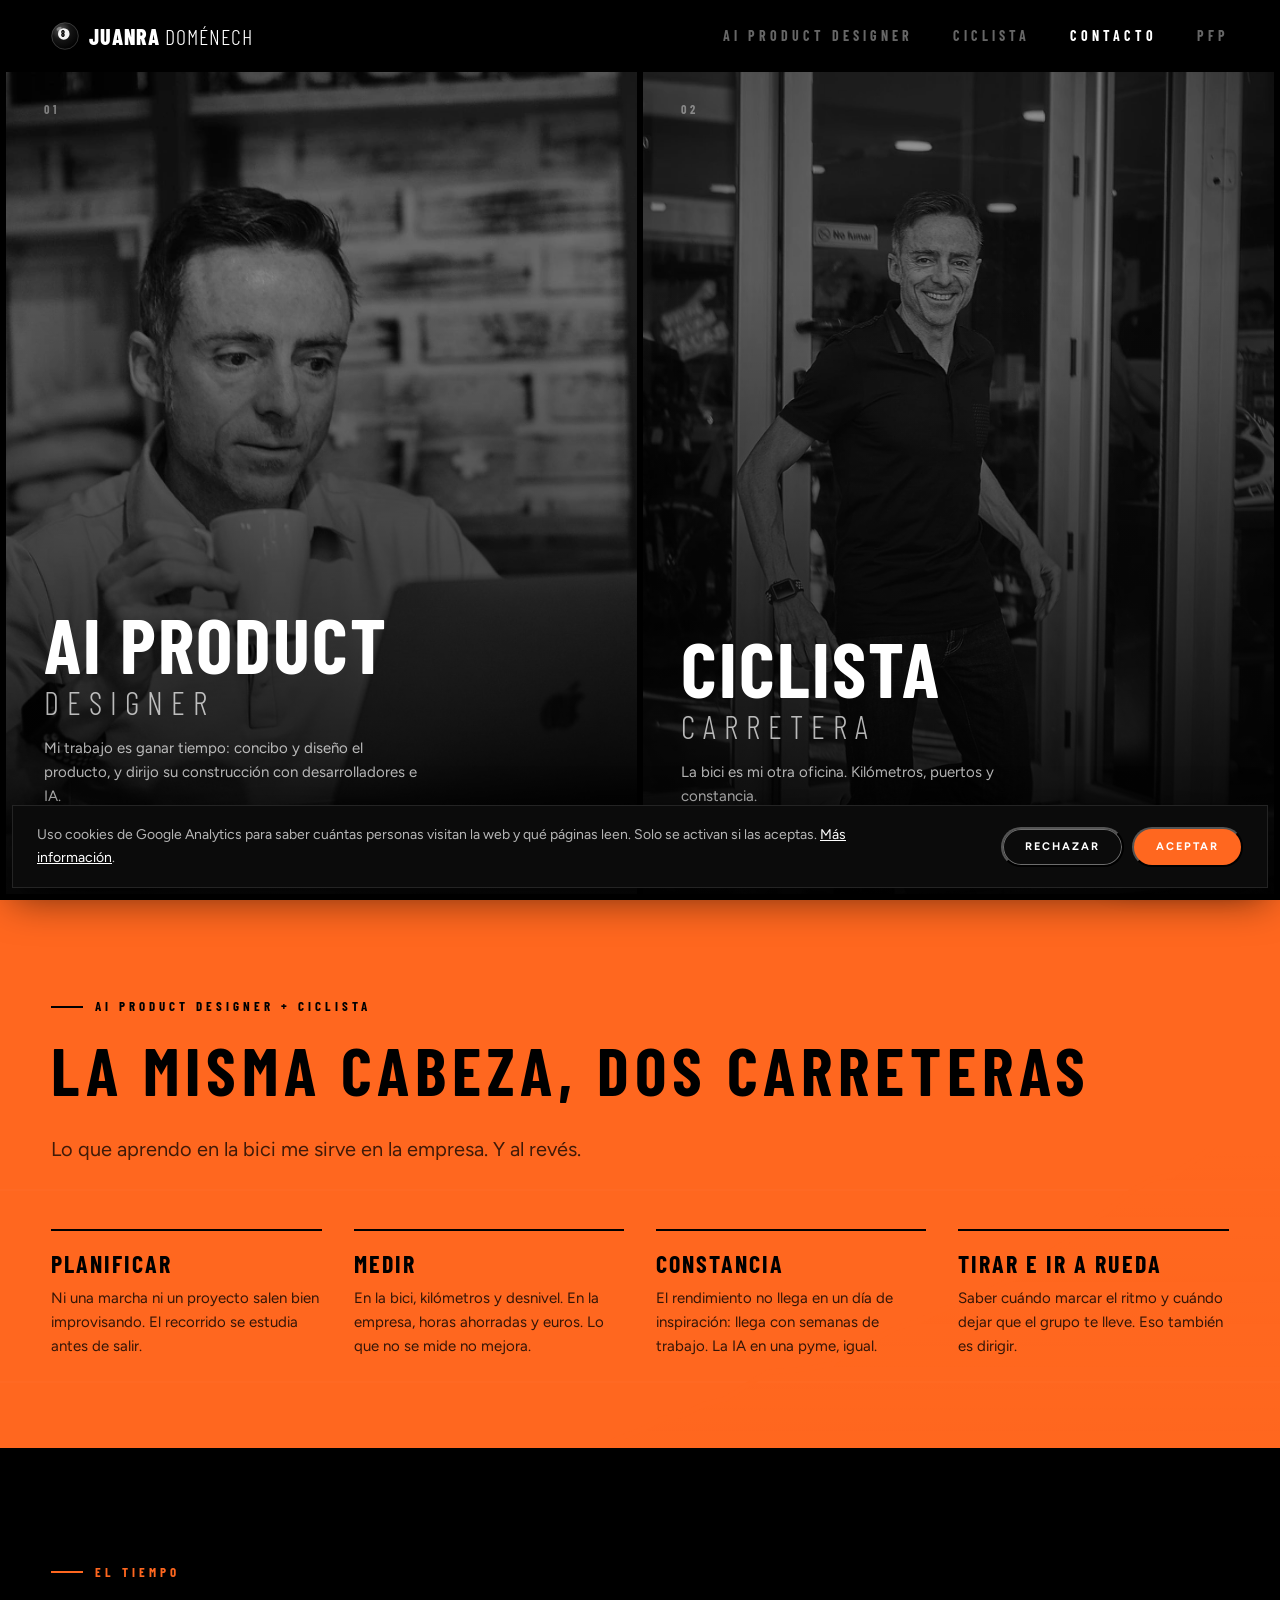
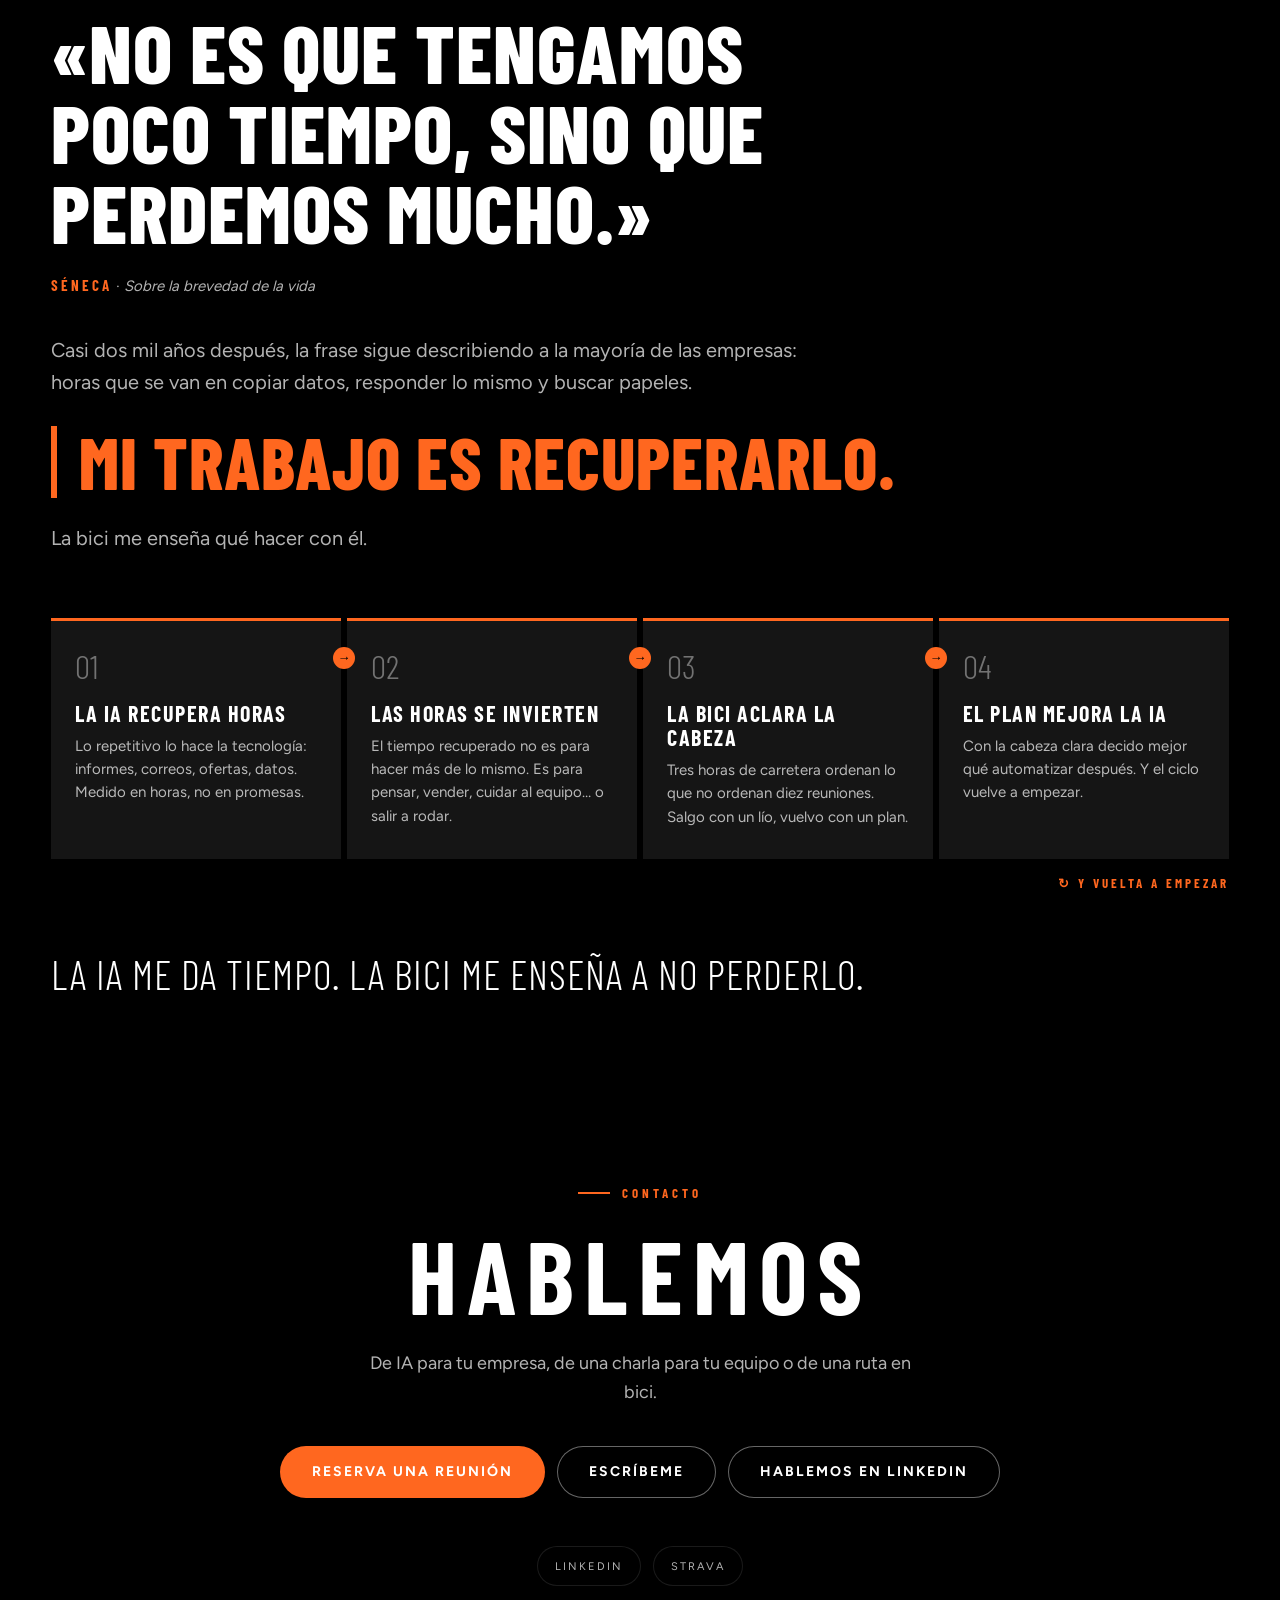
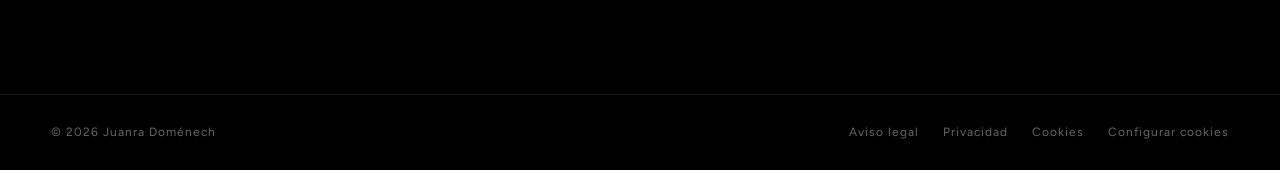
<file: index.html>
<!DOCTYPE html>
<html lang="es" data-ga="G-3RP4GH70DX">
<head>
<meta charset="utf-8">
<meta name="viewport" content="width=device-width, initial-scale=1">
<title>Juanra Doménech · AI Product Designer y ciclista</title>
<meta name="description" content="AI Product Designer: mi trabajo es ganar tiempo. Concibo y diseño producto de software con IA, del diagnóstico al producto en marcha. Y cuando cierro el portátil, salgo en bici.">

<link rel="canonical" href="https://juanradomenech.com/">
<meta name="theme-color" content="#000000">
<meta property="og:type" content="website">
<meta property="og:locale" content="es_ES">
<meta property="og:site_name" content="Juanra Doménech">
<meta property="og:title" content="Juanra Doménech · AI Product Designer y ciclista">
<meta property="og:description" content="AI Product Designer: mi trabajo es ganar tiempo. Concibo y diseño producto de software con IA, del diagnóstico al producto en marcha. Y cuando cierro el portátil, salgo en bici.">
<meta property="og:url" content="https://juanradomenech.com/">
<meta property="og:image" content="https://juanradomenech.com/img/og.png">
<meta property="og:image:width" content="1200">
<meta property="og:image:height" content="630">
<meta name="twitter:card" content="summary_large_image">
<link rel="icon" href="favicon.svg?v=6" type="image/svg+xml">
<link rel="icon" href="img/favicon-32.png?v=6" type="image/png" sizes="32x32">
<link rel="icon" href="img/favicon-192.png?v=6" type="image/png" sizes="192x192">
<link rel="apple-touch-icon" href="img/apple-touch-icon.png?v=6">
<link rel="preload" href="fonts/barlow-condensed-latin-700-normal.woff2" as="font" type="font/woff2" crossorigin>
<link rel="preload" href="fonts/figtree-latin-400-normal.woff2" as="font" type="font/woff2" crossorigin>
<link rel="stylesheet" href="css/estilos.css?v=53e68f4f">
<script type="application/ld+json">{"@context": "https://schema.org", "@type": "Person", "name": "Juanra Doménech", "url": "https://juanradomenech.com", "jobTitle": "AI Product Designer · Fundador de iLumya", "worksFor": {"@type": "Organization", "name": "iLumya Technologies", "url": "https://ilumya.es"}, "description": "AI Product Designer: mi trabajo es ganar tiempo. Concibo y diseño producto de software con IA, del diagnóstico al producto en marcha. Y cuando cierro el portátil, salgo en bici.", "knowsAbout": ["Diseño de producto", "Inteligencia artificial", "Software", "Transformación digital", "Ciclismo"], "sameAs": ["https://www.linkedin.com/in/juanradomenech/", "https://www.strava.com/athletes/1790674"]}</script>
</head>
<body>
<a class="saltar" href="#contenido">Saltar al contenido</a>
<header class="cabecera">
  <a class="logo" href="index.html" aria-label="Juanra Doménech, inicio"><svg class="logo-bola" viewBox="0 0 32 32" aria-hidden="true" focusable="false"><defs><radialGradient id="bola8" cx="34%" cy="28%" r="78%"><stop offset="0" stop-color="#5a5a5a"/><stop offset=".45" stop-color="#161616"/><stop offset="1" stop-color="#000"/></radialGradient></defs><circle cx="16" cy="16" r="15.2" fill="url(#bola8)" stroke="rgba(255,255,255,.28)" stroke-width=".8"/><circle cx="14.6" cy="13.6" r="6.6" fill="#f4f4f4"/><text x="14.6" y="17.1" text-anchor="middle" font-family="Barlow Condensed, Arial, sans-serif" font-weight="800" font-size="10" fill="#000">8</text><ellipse cx="9.2" cy="7.6" rx="3.2" ry="1.7" fill="#fff" opacity=".35" transform="rotate(-30 9.2 7.6)"/></svg><span class="logo-nombre">Juanra <span>Doménech</span></span></a>
  <nav class="menu" aria-label="Principal"><a href="consultor.html">AI Product Designer</a><a href="ciclista.html">Ciclista</a><a href="#contacto">Contacto</a><a href="personalfinance.html">PFP</a></nav>
  <button class="menu-boton" type="button" aria-label="Abrir el menú" aria-expanded="false" aria-controls="menu-movil"><span></span><span></span><span></span></button>
</header>
<div class="menu-movil" id="menu-movil">
  <a href="index.html">Inicio</a><a href="consultor.html">AI Product Designer</a><a href="ciclista.html">Ciclista</a><a href="#contacto">Contacto</a><a href="personalfinance.html">PFP</a>
  <div class="menu-pie"><a href="aviso-legal.html">Aviso legal</a><a href="privacidad.html">Privacidad</a><a href="https://www.linkedin.com/in/juanradomenech/" target="_blank" rel="noopener me">LinkedIn</a><a href="https://www.strava.com/athletes/1790674" target="_blank" rel="noopener me">Strava</a></div>
</div>
<main id="contenido">
<section class="portada" id="inicio" aria-label="Dos partes: consultor y ciclista">
  <h1 class="sr-only">Juanra Doménech, AI Product Designer y ciclista</h1>
  <a class="panel" href="consultor.html">
    <img class="foto foto--consultor" src="media/fotos/juanra-cafe.webp" alt="" loading="eager">
    <span class="panel-num">01</span>
    <div class="panel-texto">
      <h2>AI Product<span>Designer</span></h2>
      <p>Mi trabajo es ganar tiempo: concibo y diseño el producto, y dirijo su construcción con desarrolladores e IA.</p>
      <span class="ver-mas">Ver más <i>→</i></span>
    </div>
  </a>
  <a class="panel" href="ciclista.html">
    <img class="foto foto--ciclista" src="media/fotos/juanra-tienda.webp" alt="" loading="eager">
    <span class="panel-num">02</span>
    <div class="panel-texto">
      <h2>Ciclista<span>Carretera</span></h2>
      <p>La bici es mi otra oficina. Kilómetros, puertos y constancia.</p>
      <span class="ver-mas">Ver más <i>→</i></span>
    </div>
  </a>
</section>
<section class="puente" aria-labelledby="t-puente">
  <svg class="arte-puente" viewBox="0 0 600 400" preserveAspectRatio="xMidYMid slice" aria-hidden="true" focusable="false"><defs><linearGradient id="alt2" x1="0" y1="0" x2="0" y2="1"><stop offset="0" stop-color="#FF671F" stop-opacity=".45"/><stop offset="1" stop-color="#FF671F" stop-opacity="0"/></linearGradient></defs><g stroke="#FFFFFF" stroke-opacity=".07"><line x1="0" y1="60" x2="600" y2="60"/><line x1="0" y1="150" x2="600" y2="150"/><line x1="0" y1="240" x2="600" y2="240"/><line x1="0" y1="330" x2="600" y2="330"/></g><polygon points="0,400 0.0,310.8 10.0,307.7 20.0,306.0 30.0,302.8 40.0,299.6 50.0,300.8 60.0,302.5 70.0,298.4 80.0,298.7 90.0,299.3 100.0,294.5 110.0,293.7 120.0,290.4 130.0,289.7 140.0,288.0 150.0,289.8 160.0,288.2 170.0,284.9 180.0,284.1 190.0,281.7 200.0,279.7 210.0,282.1 220.0,279.3 230.0,277.6 240.0,278.0 250.0,280.1 260.0,276.0 270.0,274.6 280.0,271.3 290.0,266.6 300.0,262.8 310.0,257.4 320.0,255.6 330.0,250.6 340.0,248.0 350.0,241.6 360.0,235.4 370.0,234.7 380.0,233.5 390.0,231.6 400.0,224.1 410.0,220.2 420.0,214.8 430.0,211.7 440.0,207.0 450.0,203.0 460.0,199.3 470.0,193.8 480.0,188.3 490.0,180.5 500.0,174.3 510.0,166.4 520.0,159.0 530.0,150.8 540.0,145.0 550.0,142.9 560.0,136.0 570.0,128.5 580.0,121.5 590.0,117.2 600.0,112.0 600,400" fill="url(#alt2)"/><polyline points="0.0,310.8 10.0,307.7 20.0,306.0 30.0,302.8 40.0,299.6 50.0,300.8 60.0,302.5 70.0,298.4 80.0,298.7 90.0,299.3 100.0,294.5 110.0,293.7 120.0,290.4 130.0,289.7 140.0,288.0 150.0,289.8 160.0,288.2 170.0,284.9 180.0,284.1 190.0,281.7 200.0,279.7 210.0,282.1 220.0,279.3 230.0,277.6 240.0,278.0 250.0,280.1 260.0,276.0 270.0,274.6 280.0,271.3 290.0,266.6 300.0,262.8 310.0,257.4 320.0,255.6 330.0,250.6 340.0,248.0 350.0,241.6 360.0,235.4 370.0,234.7 380.0,233.5 390.0,231.6 400.0,224.1 410.0,220.2 420.0,214.8 430.0,211.7 440.0,207.0 450.0,203.0 460.0,199.3 470.0,193.8 480.0,188.3 490.0,180.5 500.0,174.3 510.0,166.4 520.0,159.0 530.0,150.8 540.0,145.0 550.0,142.9 560.0,136.0 570.0,128.5 580.0,121.5 590.0,117.2 600.0,112.0" fill="none" stroke="#FF671F" stroke-width="2.5"/><g stroke="#FFFFFF" stroke-opacity=".35"><line x1="100" y1="326.0" x2="100" y2="336.0"/><line x1="200" y1="326.0" x2="200" y2="336.0"/><line x1="300" y1="326.0" x2="300" y2="336.0"/><line x1="400" y1="326.0" x2="400" y2="336.0"/><line x1="500" y1="326.0" x2="500" y2="336.0"/></g><line x1="600.0" y1="52.0" x2="600.0" y2="112.0" stroke="#FFFFFF" stroke-opacity=".6"/><circle cx="600.0" cy="112.0" r="5" fill="#FFFFFF"/></svg>
  <div class="wrap">
    <span class="etiqueta">AI Product Designer + Ciclista</span>
    <h2 class="titulo aparece" id="t-puente">La misma cabeza, dos carreteras</h2>
    <p class="entradilla aparece">Lo que aprendo en la bici me sirve en la empresa. Y al revés.</p>
    <div class="ideas aparece"><div class="idea"><h3>Planificar</h3><p>Ni una marcha ni un proyecto salen bien improvisando. El recorrido se estudia antes de salir.</p></div><div class="idea"><h3>Medir</h3><p>En la bici, kilómetros y desnivel. En la empresa, horas ahorradas y euros. Lo que no se mide no mejora.</p></div><div class="idea"><h3>Constancia</h3><p>El rendimiento no llega en un día de inspiración: llega con semanas de trabajo. La IA en una pyme, igual.</p></div><div class="idea"><h3>Tirar e ir a rueda</h3><p>Saber cuándo marcar el ritmo y cuándo dejar que el grupo te lleve. Eso también es dirigir.</p></div></div>
  </div>
</section>
<section class="parte tiempo" aria-labelledby="t-tiempo">
  <div class="wrap">
    <span class="etiqueta">El tiempo</span>
    <figure class="cita-seneca aparece">
      <blockquote id="t-tiempo"><p>«No es que tengamos poco tiempo, sino que perdemos mucho.»</p></blockquote>
      <figcaption><b>Séneca</b> · <cite>Sobre la brevedad de la vida</cite></figcaption>
    </figure>
    <p class="entradilla aparece">Casi dos mil años después, la frase sigue describiendo a la mayoría de las empresas: horas que se van en copiar datos, responder lo mismo y buscar papeles.</p><p class="tiempo-destacado aparece"><span>Mi trabajo es recuperarlo.</span></p><p class="entradilla tiempo-despues aparece">La bici me enseña qué hacer con él.</p>
    <ol class="ciclo aparece"><li class="paso"><span class="paso-n">01</span><h3>La IA recupera horas</h3><p>Lo repetitivo lo hace la tecnología: informes, correos, ofertas, datos. Medido en horas, no en promesas.</p></li><li class="paso"><span class="paso-n">02</span><h3>Las horas se invierten</h3><p>El tiempo recuperado no es para hacer más de lo mismo. Es para pensar, vender, cuidar al equipo… o salir a rodar.</p></li><li class="paso"><span class="paso-n">03</span><h3>La bici aclara la cabeza</h3><p>Tres horas de carretera ordenan lo que no ordenan diez reuniones. Salgo con un lío, vuelvo con un plan.</p></li><li class="paso"><span class="paso-n">04</span><h3>El plan mejora la IA</h3><p>Con la cabeza clara decido mejor qué automatizar después. Y el ciclo vuelve a empezar.</p></li></ol>
    <p class="ciclo-vuelta aparece" aria-hidden="true">↻ Y vuelta a empezar</p>
    <p class="tiempo-cierre aparece">La IA me da tiempo. La bici me enseña a no perderlo.</p>
  </div>
</section>
<section class="cierre" id="contacto" aria-labelledby="t-contacto">
  
  <div class="wrap">
    <span class="etiqueta">Contacto</span>
    <h2 class="titulo" id="t-contacto">Hablemos</h2>
    <p>De IA para tu empresa, de una charla para tu equipo o de una ruta en bici.</p>
    <div class="acciones"><a class="boton boton--lg" href="https://calendar.app.google/ssXw7ezBEgn77nco7" target="_blank" rel="noopener">Reserva una reunión</a><a class="boton boton--lg boton--linea" href="mailto:juanra.domenech@gmail.com">Escríbeme</a><a class="boton boton--lg boton--linea" href="https://www.linkedin.com/in/juanradomenech/" target="_blank" rel="noopener">Hablemos en LinkedIn</a></div>
    
    <div class="redes"><a href="https://www.linkedin.com/in/juanradomenech/" target="_blank" rel="noopener me">LinkedIn</a><a href="https://www.strava.com/athletes/1790674" target="_blank" rel="noopener me">Strava</a></div>
  </div>
</section>
</main>
<footer class="pie">
  <span>© 2026 Juanra Doménech</span>
  <nav aria-label="Legal"><a href="aviso-legal.html">Aviso legal</a><a href="privacidad.html">Privacidad</a><a href="cookies.html">Cookies</a><button type="button" class="pie-cookies" data-cookies hidden>Configurar cookies</button></nav>
</footer>
<div class="bot">
  <script type="application/json" id="bot-datos">{"saludo": "¡Hola! Soy el asistente de Juanra. Te cuento qué hace, cómo trabaja y cómo contactarle. ¿Qué te interesa?", "inicio": ["servicios", "ilumya", "formacion-equipos", "precios", "ciclismo", "contacto"], "temas": [{"id": "servicios", "boton": "¿A qué te dedicas?", "claves": ["aplicacion", "aplicación", "app", "ayuda", "ayudar", "consultor", "consultoria", "dedicas", "diseñas", "diseño", "haces", "ofreces", "producto", "servicio", "servicios", "software", "trabajar contigo", "designer", "diseñador"], "texto": "Soy AI Product Designer y mi trabajo es ganar tiempo: concibo y diseño software a partir de un diagnóstico de tu empresa y dirijo su construcción, la haga la IA o un equipo de desarrollo. Trabajo en cinco pasos: diagnóstico, concepto, diseño, dirección del desarrollo y evolución. Los servicios de AI Officer para pymes los presto desde iLumya (ilumya.es).", "siguientes": ["ilumya", "precios", "contacto"]}, {"id": "formacion-equipos", "boton": "Formación para equipos", "claves": ["formacion", "formar", "formador", "curso", "cursos", "taller", "talleres", "charla", "charlas", "conferencia", "ponencia", "equipo", "equipos", "plantilla", "empleados", "docente", "clase"], "texto": "Soy formador de equipos: preparo a las personas para que la tecnología y la IA se usen de verdad en el día a día. Llevo más de 20 años como docente y divulgador (COEPA, AIJU, AICE, AEC, SER Radio Alcoy, Grupo Zeta). Formación práctica, con tus procesos y tus herramientas, también como charla para tu equipo.", "siguientes": ["contacto", "servicios"]}, {"id": "ilumya", "boton": "¿Qué es iLumya?", "claves": ["ilumya", "empresa", "tu empresa", "software", "paradigma"], "texto": "En 2026 creé iLumya, un nuevo paradigma de empresa tecnológica de IA y software para pymes: personas que adaptan la gestión de la empresa a la IA y tecnología de IA que hace el trabajo cada día. Allí concibo el producto y trabajo como AI Officer y AI Product Designer. Los servicios para empresas los tienes en ilumya.es.", "enlace": {"texto": "Ver servicios en ilumya.es", "url": "https://ilumya.es"}, "siguientes": ["servicios", "contacto"]}, {"id": "precios", "boton": "¿Cuánto cuesta?", "claves": ["precio", "precios", "cuesta", "coste", "costo", "tarifa", "tarifas", "presupuesto", "pagar", "euros", "barato", "caro", "cuanto"], "texto": "Cada producto se presupuesta por escrito después del diagnóstico, cuando ya sabemos qué hay que construir y quién lo construye. Los servicios de AI Officer de iLumya tienen sus propios formatos y precios en ilumya.es.", "siguientes": ["contacto"]}, {"id": "trayectoria", "boton": "Tu trayectoria", "claves": ["trayectoria", "experiencia", "años", "carrera", "curriculum", "cv", "kliktickect", "klikticket", "mkf", "miniland", "linkedin", "quien eres", "quién", "sobre ti"], "texto": "Más de 25 años creando producto digital y negocio: concebí y dirigí MKF, Klikair CRM y KlikTicket (vendida a un grupo de software), dirigí el marketing de empresas que venden en más de 140 países (Miniland, Mutua Levante, Diagram Software) y en 2026 fundé iLumya.", "enlace": {"texto": "Ver mi LinkedIn", "url": "https://www.linkedin.com/in/juanradomenech/"}, "siguientes": ["estudios", "servicios"]}, {"id": "estudios", "boton": "Tu formación académica", "claves": ["estudios", "estudiado", "master", "masters", "mba", "licenciado", "licenciatura", "universidad", "titulacion", "esic", "eae", "obs", "big data"], "texto": "Licenciado en Marketing & Business Administration (ESIC), MBA (EAE), Máster en Data Management - Big Data & Business Analytics (OBS), Máster en Marketing Online y Comercio Digital (EAE), Máster en Marketing Digital (CEPADE-UPM) y Máster en Internet y Comunicación (UOC).", "siguientes": ["formacion-equipos", "contacto"]}, {"id": "ciclismo", "boton": "Tu lado ciclista", "claves": ["bici", "bicicleta", "ciclismo", "ciclista", "carretera", "ruta", "rutas", "strava", "kilometros", "km", "puerto", "mundial", "japon", "francia", "gran fondo", "millars", "uci", "marcha", "marchas"], "texto": "La bici es mi otra oficina: salgo con un lío en la cabeza y vuelvo con un plan. En 2026 llevo 9.080 km y 176.069 m de desnivel, y me clasifiqué en The Millars para el Mundial UCI Gran Fondo de Japón. El próximo reto: clasificarme para Francia 2027.", "enlace": {"texto": "Ver la página Ciclista", "url": "/ciclista.html"}, "siguientes": ["contacto"]}, {"id": "contacto", "boton": "Quiero hablar con Juanra", "claves": ["agenda", "agendar", "calendario", "cita", "contactar", "contacto", "correo", "email", "escribir", "hablar", "llamada", "llamar", "mail", "meet", "quedar", "reserva", "reservar", "reunion", "telefono", "videollamada"], "texto": "Reserva una reunión directamente en mi agenda (con videollamada de Google Meet) o escríbeme y te respondo personalmente. Cuéntame en dos líneas tu empresa y qué necesitas.", "accion": "correo", "siguientes": []}, {"id": "saludo", "claves": ["hola", "buenas", "buenos dias", "buenas tardes", "hey"], "texto": "¡Hola! ¿En qué te puedo ayudar? Puedo contarte a qué me dedico, la formación para equipos, iLumya o cómo contactar conmigo.", "siguientes": ["servicios", "formacion-equipos", "contacto"]}, {"id": "gracias", "claves": ["gracias", "genial", "perfecto", "vale", "ok"], "texto": "¡A ti! Si quieres seguir la conversación con Juanra, escríbele.", "accion": "correo", "siguientes": []}], "no_entiendo": "No tengo esa respuesta, pero Juanra sí. Escríbele tu pregunta y te contesta personalmente.", "correo_asunto": "Consulta desde juanradomenech.com", "correo": "juanra.domenech@gmail.com", "agenda": "https://calendar.app.google/ssXw7ezBEgn77nco7"}</script>
  <div class="bot-panel" id="bot-panel" role="dialog" aria-label="Asistente de Juanra" hidden>
    <div class="bot-cab"><img src="media/fotos/juanra-cafe.webp" alt="" width="40" height="40"><div><strong>Asistente de Juanra</strong><span>Respuestas al momento · Juanra contesta por correo</span></div>
      <button type="button" class="bot-cerrar" aria-label="Cerrar">×</button></div>
    <div class="bot-msgs" aria-live="polite"></div>
    <form class="bot-form"><label class="sr-only" for="bot-texto">Tu pregunta</label>
      <input id="bot-texto" type="text" autocomplete="off" placeholder="Escribe tu pregunta…">
      <button type="submit" class="bot-enviar" aria-label="Enviar"><svg viewBox="0 0 24 24" aria-hidden="true"><path fill="currentColor" d="M3 20.5 21 12 3 3.5 3 10l12 2-12 2z"/></svg></button></form>
  </div>
  <button type="button" class="bot-boton" aria-expanded="false" aria-controls="bot-panel"><svg viewBox="0 0 24 24" aria-hidden="true"><path fill="currentColor" d="M4 4h16a2 2 0 0 1 2 2v10a2 2 0 0 1-2 2H9l-5 4v-4a2 2 0 0 1-2-2V6a2 2 0 0 1 2-2zm3 6.5a1.5 1.5 0 1 0 0 .01zm5 0a1.5 1.5 0 1 0 0 .01zm5 0a1.5 1.5 0 1 0 0 .01z"/></svg><span>Pregúntame</span></button>
</div>
<script src="js/web.js?v=4409b723" defer></script>
<script src="js/consentimiento.js?v=2a28d7bd" defer></script>
<script src="js/promo-pfp.js?v=2489d7d7" defer></script>
</body>
</html>
</file>
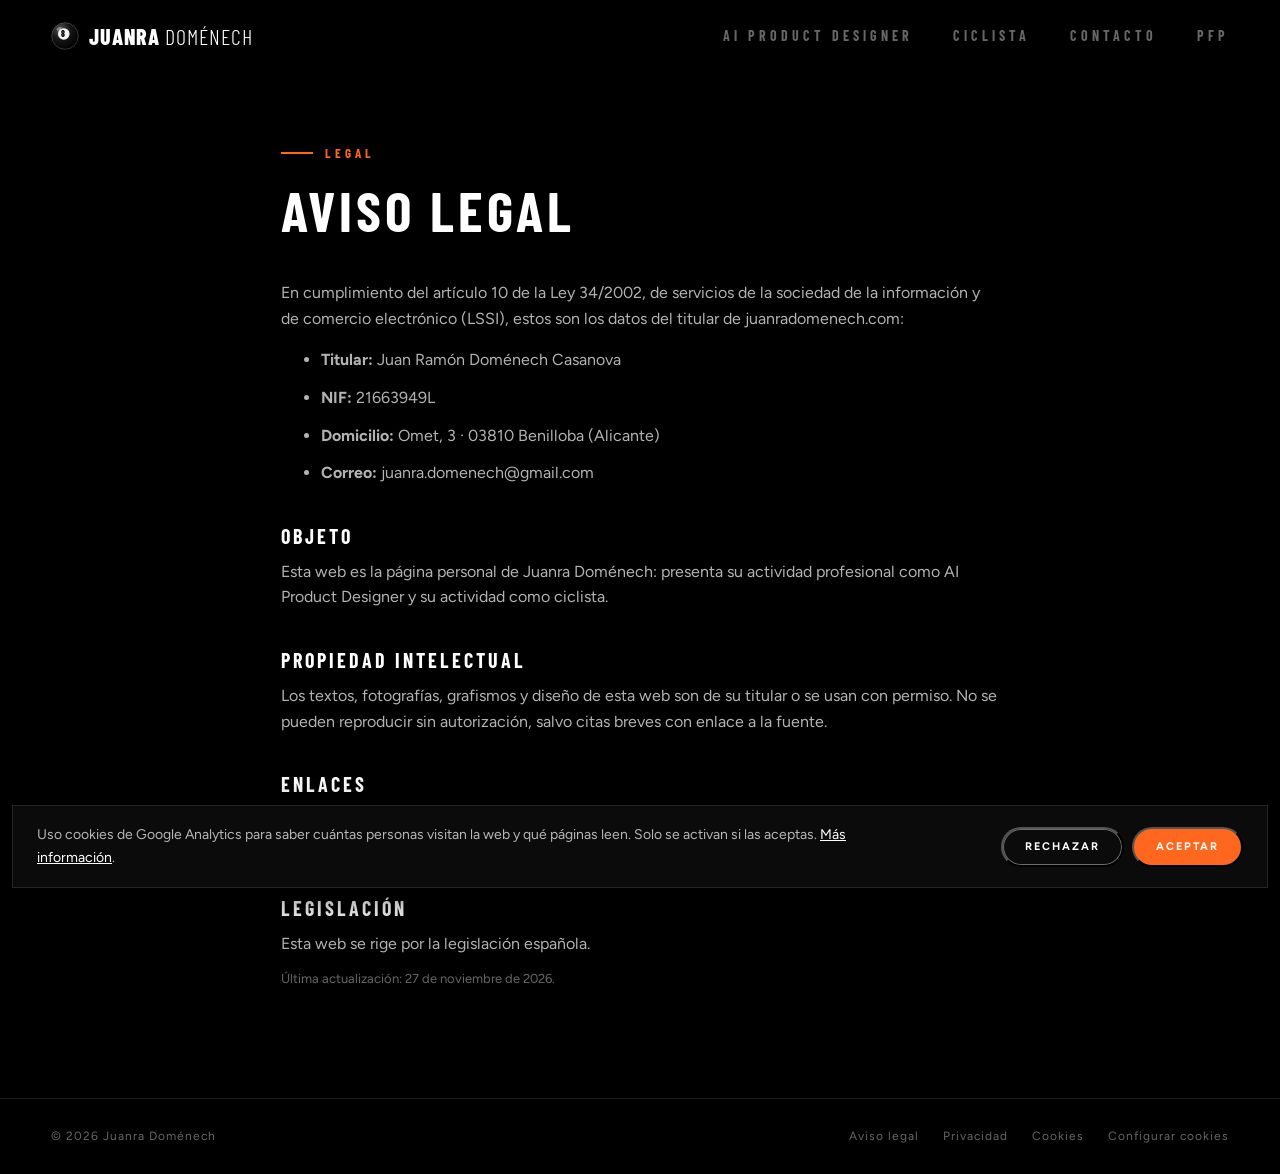
<file: aviso-legal.html>
<!DOCTYPE html>
<html lang="es" data-ga="G-3RP4GH70DX">
<head>
<meta charset="utf-8">
<meta name="viewport" content="width=device-width, initial-scale=1">
<title>Aviso legal · Juanra Doménech</title>
<meta name="description" content="Aviso legal de juanradomenech.com">

<link rel="canonical" href="https://juanradomenech.com/aviso-legal.html">
<meta name="theme-color" content="#000000">
<meta property="og:type" content="website">
<meta property="og:locale" content="es_ES">
<meta property="og:site_name" content="Juanra Doménech">
<meta property="og:title" content="Aviso legal · Juanra Doménech">
<meta property="og:description" content="Aviso legal de juanradomenech.com">
<meta property="og:url" content="https://juanradomenech.com/aviso-legal.html">
<meta property="og:image" content="https://juanradomenech.com/img/og.png">
<meta property="og:image:width" content="1200">
<meta property="og:image:height" content="630">
<meta name="twitter:card" content="summary_large_image">
<link rel="icon" href="favicon.svg?v=6" type="image/svg+xml">
<link rel="icon" href="img/favicon-32.png?v=6" type="image/png" sizes="32x32">
<link rel="icon" href="img/favicon-192.png?v=6" type="image/png" sizes="192x192">
<link rel="apple-touch-icon" href="img/apple-touch-icon.png?v=6">
<link rel="preload" href="fonts/barlow-condensed-latin-700-normal.woff2" as="font" type="font/woff2" crossorigin>
<link rel="preload" href="fonts/figtree-latin-400-normal.woff2" as="font" type="font/woff2" crossorigin>
<link rel="stylesheet" href="css/estilos.css?v=53e68f4f">
</head>
<body>
<a class="saltar" href="#contenido">Saltar al contenido</a>
<header class="cabecera">
  <a class="logo" href="index.html" aria-label="Juanra Doménech, inicio"><svg class="logo-bola" viewBox="0 0 32 32" aria-hidden="true" focusable="false"><defs><radialGradient id="bola8" cx="34%" cy="28%" r="78%"><stop offset="0" stop-color="#5a5a5a"/><stop offset=".45" stop-color="#161616"/><stop offset="1" stop-color="#000"/></radialGradient></defs><circle cx="16" cy="16" r="15.2" fill="url(#bola8)" stroke="rgba(255,255,255,.28)" stroke-width=".8"/><circle cx="14.6" cy="13.6" r="6.6" fill="#f4f4f4"/><text x="14.6" y="17.1" text-anchor="middle" font-family="Barlow Condensed, Arial, sans-serif" font-weight="800" font-size="10" fill="#000">8</text><ellipse cx="9.2" cy="7.6" rx="3.2" ry="1.7" fill="#fff" opacity=".35" transform="rotate(-30 9.2 7.6)"/></svg><span class="logo-nombre">Juanra <span>Doménech</span></span></a>
  <nav class="menu" aria-label="Principal"><a href="consultor.html">AI Product Designer</a><a href="ciclista.html">Ciclista</a><a href="#contacto">Contacto</a><a href="personalfinance.html">PFP</a></nav>
  <button class="menu-boton" type="button" aria-label="Abrir el menú" aria-expanded="false" aria-controls="menu-movil"><span></span><span></span><span></span></button>
</header>
<div class="menu-movil" id="menu-movil">
  <a href="index.html">Inicio</a><a href="consultor.html">AI Product Designer</a><a href="ciclista.html">Ciclista</a><a href="#contacto">Contacto</a><a href="personalfinance.html">PFP</a>
  <div class="menu-pie"><a href="aviso-legal.html">Aviso legal</a><a href="privacidad.html">Privacidad</a><a href="https://www.linkedin.com/in/juanradomenech/" target="_blank" rel="noopener me">LinkedIn</a><a href="https://www.strava.com/athletes/1790674" target="_blank" rel="noopener me">Strava</a></div>
</div>
<main id="contenido" class="legal">
  <span class="etiqueta">Legal</span>
  <h1>Aviso legal</h1>
  
  <p>En cumplimiento del artículo 10 de la Ley 34/2002, de servicios de la sociedad de la información y de comercio electrónico (LSSI), estos son los datos del titular de juanradomenech.com:</p>
  <ul>
    <li><strong>Titular:</strong> Juan Ramón Doménech Casanova</li>
    <li><strong>NIF:</strong> 21663949L</li>
    <li><strong>Domicilio:</strong> Omet, 3 · 03810 Benilloba (Alicante)</li>
    <li><strong>Correo:</strong> juanra.domenech@gmail.com</li>
  </ul>
  <h2>Objeto</h2>
  <p>Esta web es la página personal de Juanra Doménech: presenta su actividad profesional como AI Product Designer y su actividad como ciclista.</p>
  <h2>Propiedad intelectual</h2>
  <p>Los textos, fotografías, grafismos y diseño de esta web son de su titular o se usan con permiso. No se pueden reproducir sin autorización, salvo citas breves con enlace a la fuente.</p>
  <h2>Enlaces</h2>
  <p>La web enlaza a perfiles en redes sociales y a otras páginas. El titular no responde del contenido de páginas de terceros.</p>
  <h2>Legislación</h2>
  <p>Esta web se rige por la legislación española.</p>
  <p class="fecha">Última actualización: 27 de noviembre de 2026.</p>
</main>
<footer class="pie">
  <span>© 2026 Juanra Doménech</span>
  <nav aria-label="Legal"><a href="aviso-legal.html">Aviso legal</a><a href="privacidad.html">Privacidad</a><a href="cookies.html">Cookies</a><button type="button" class="pie-cookies" data-cookies hidden>Configurar cookies</button></nav>
</footer>
<script src="js/web.js?v=4409b723" defer></script>
<script src="js/consentimiento.js?v=2a28d7bd" defer></script>
<script src="js/promo-pfp.js?v=2489d7d7" defer></script>
</body>
</html>
</file>
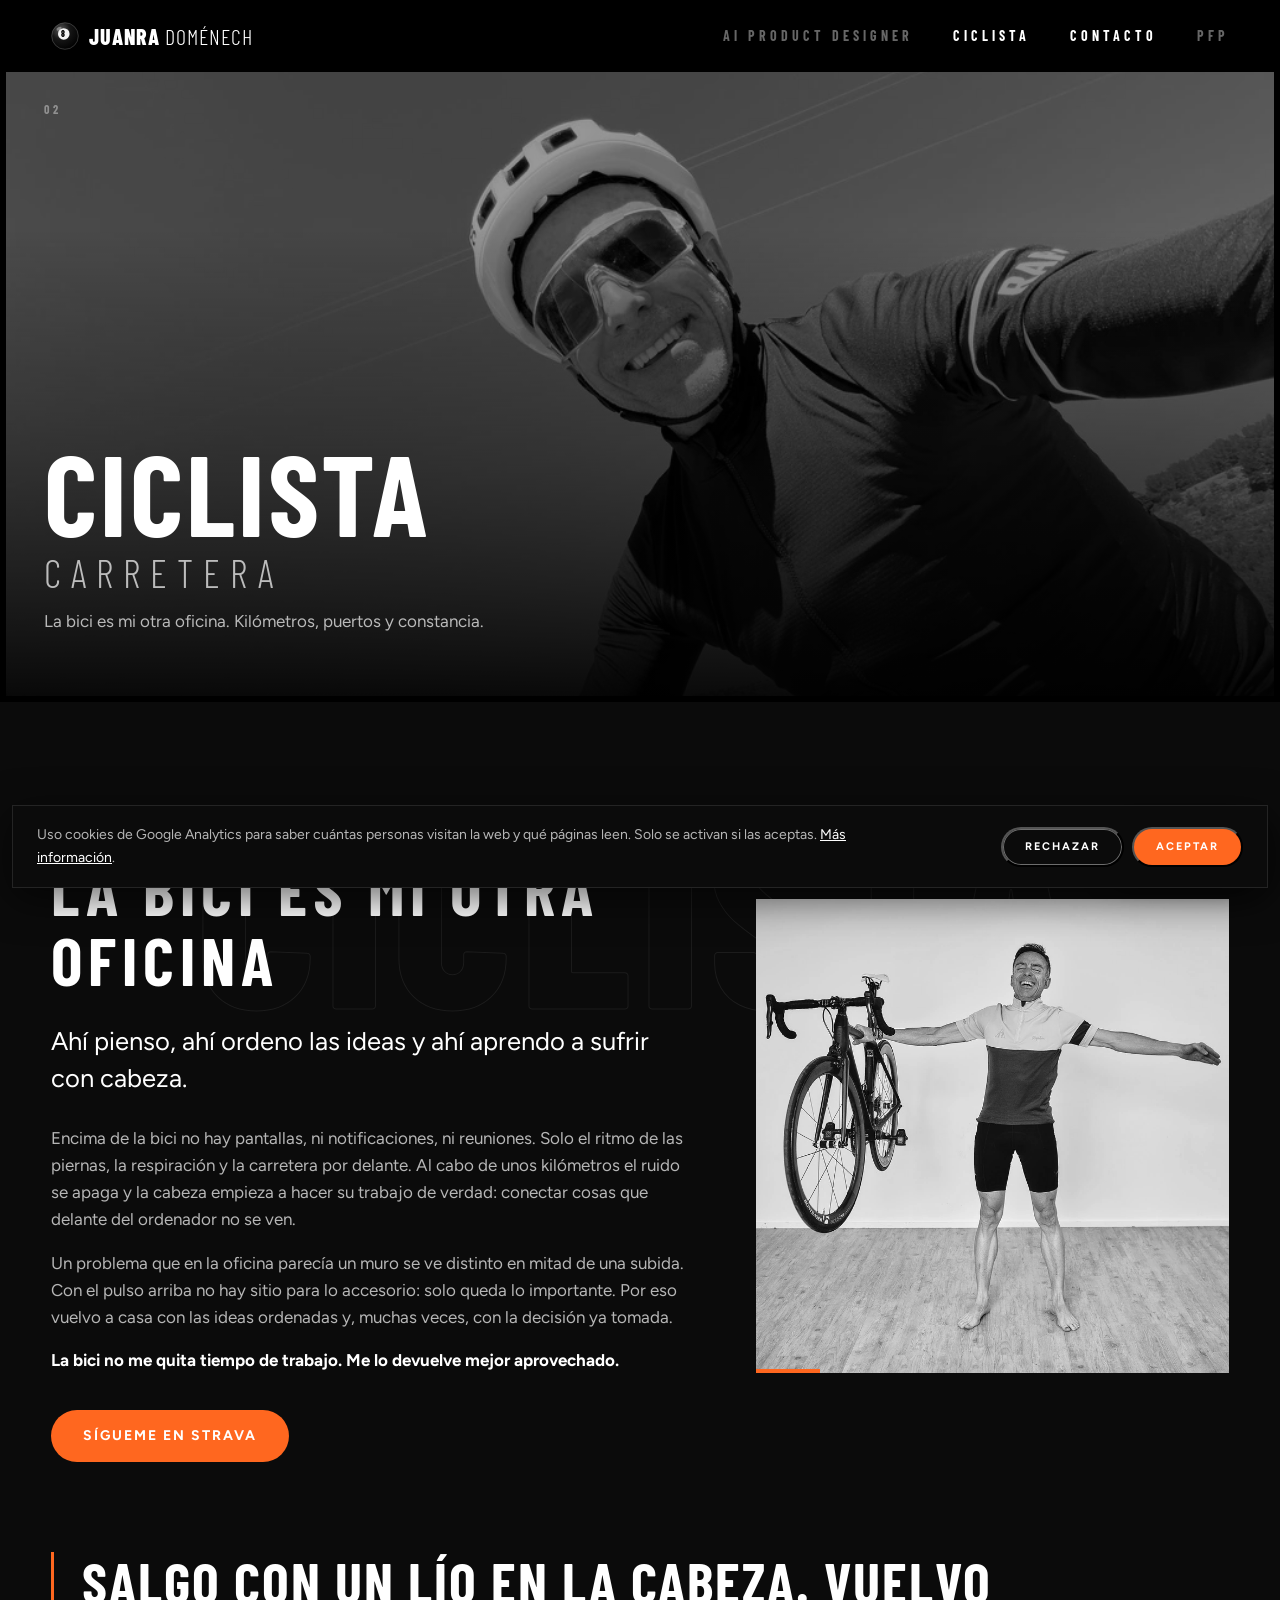
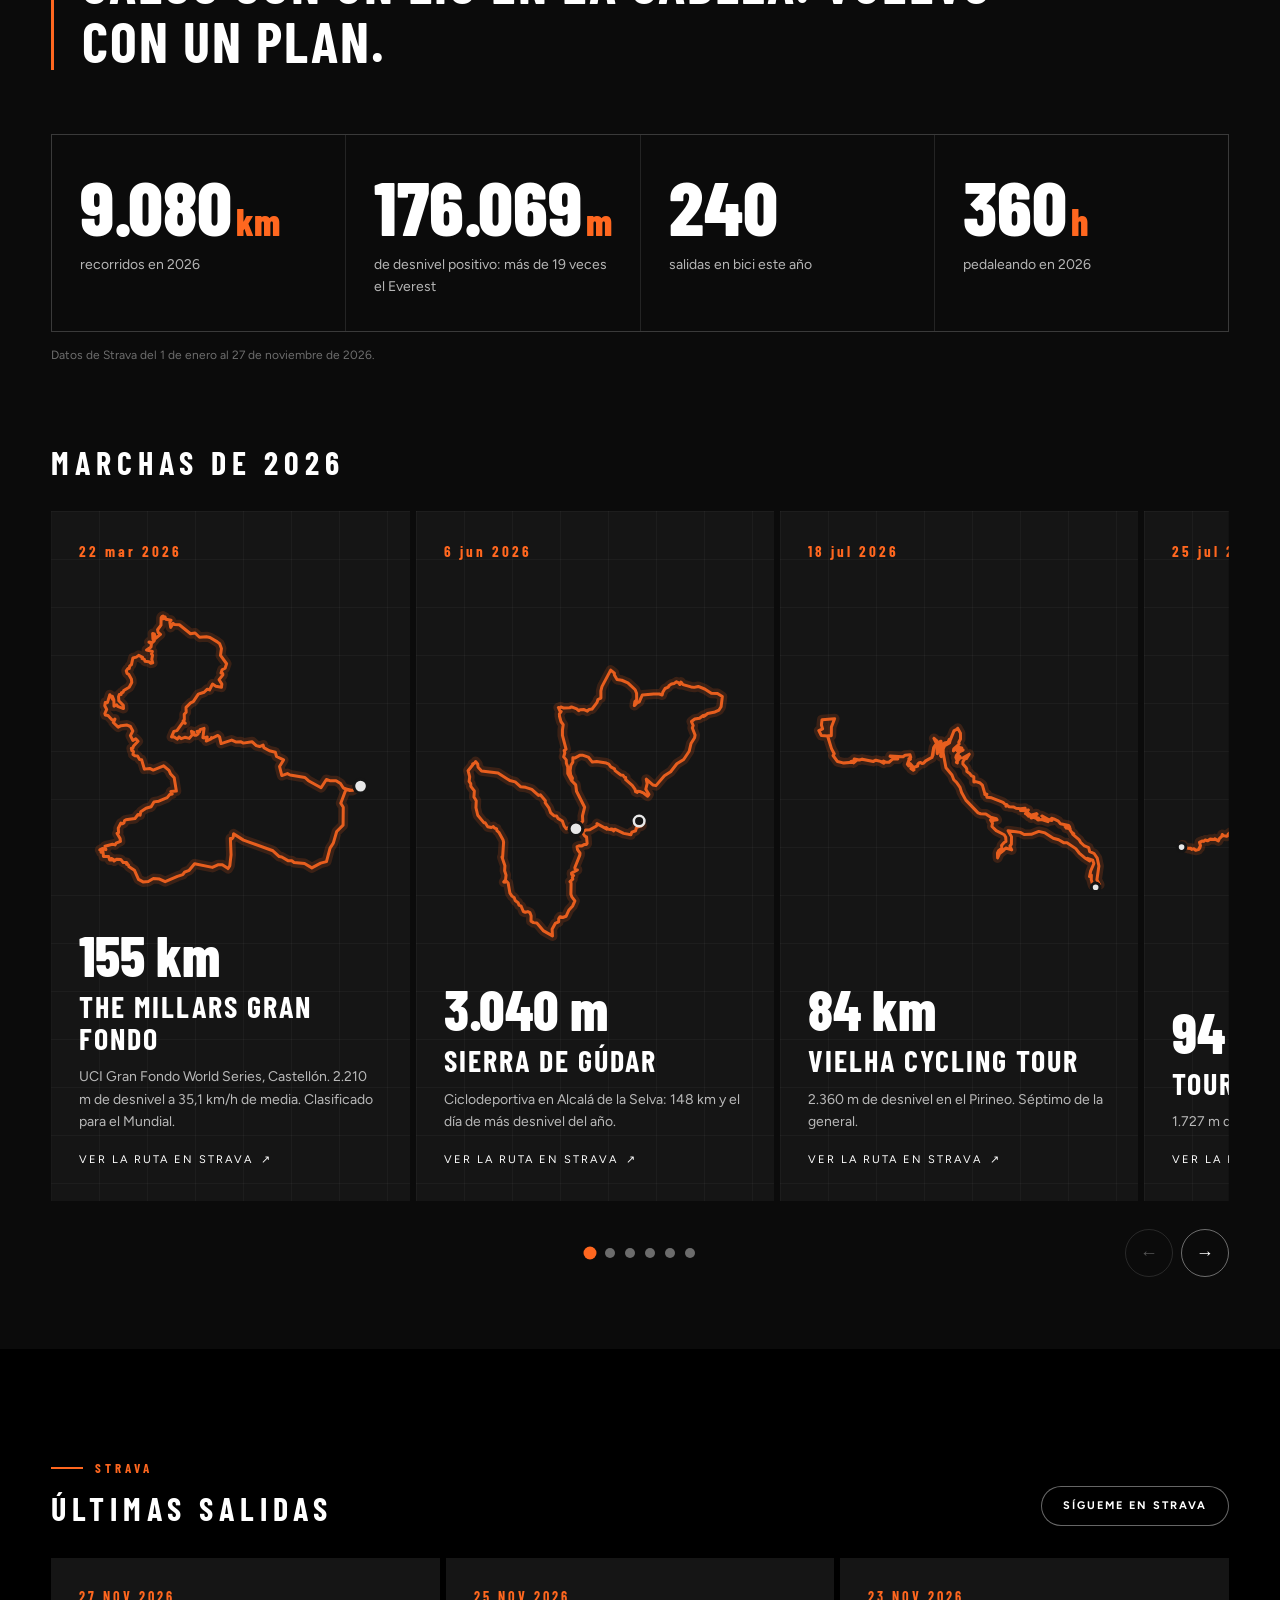
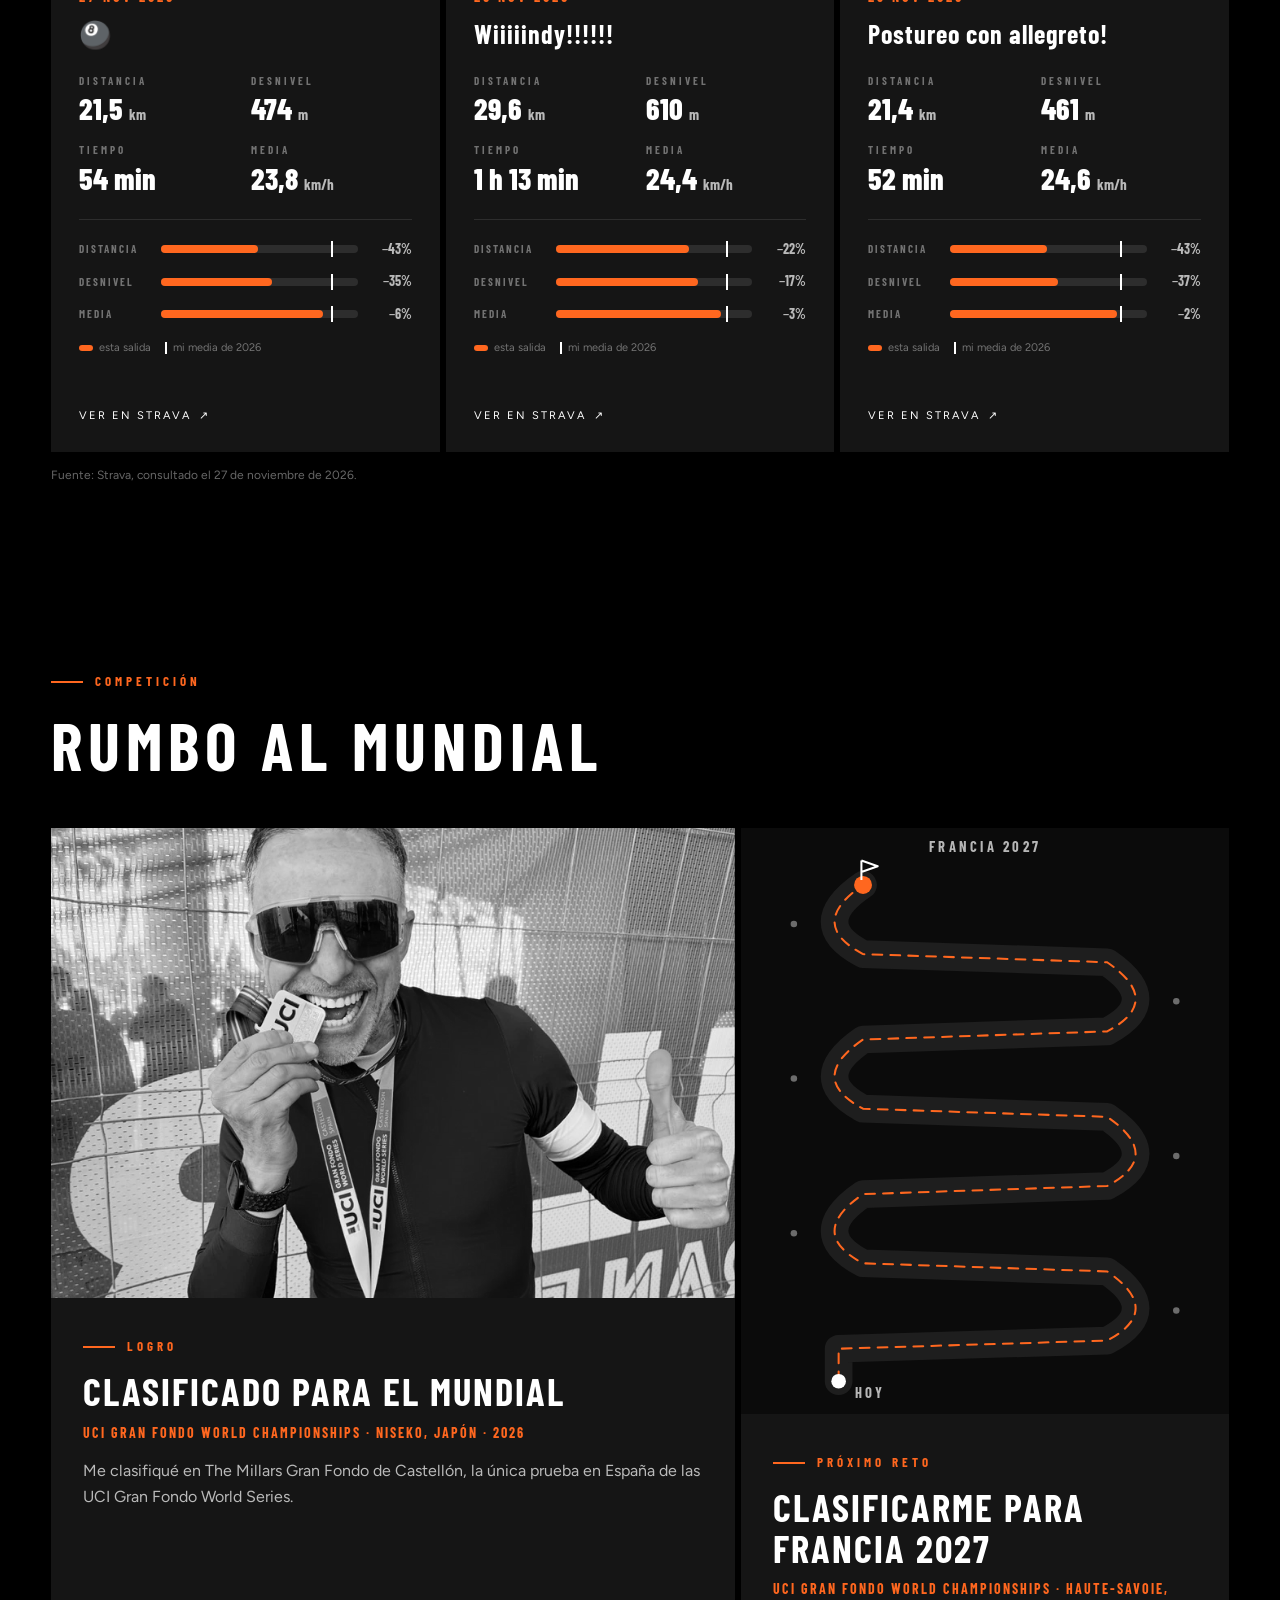
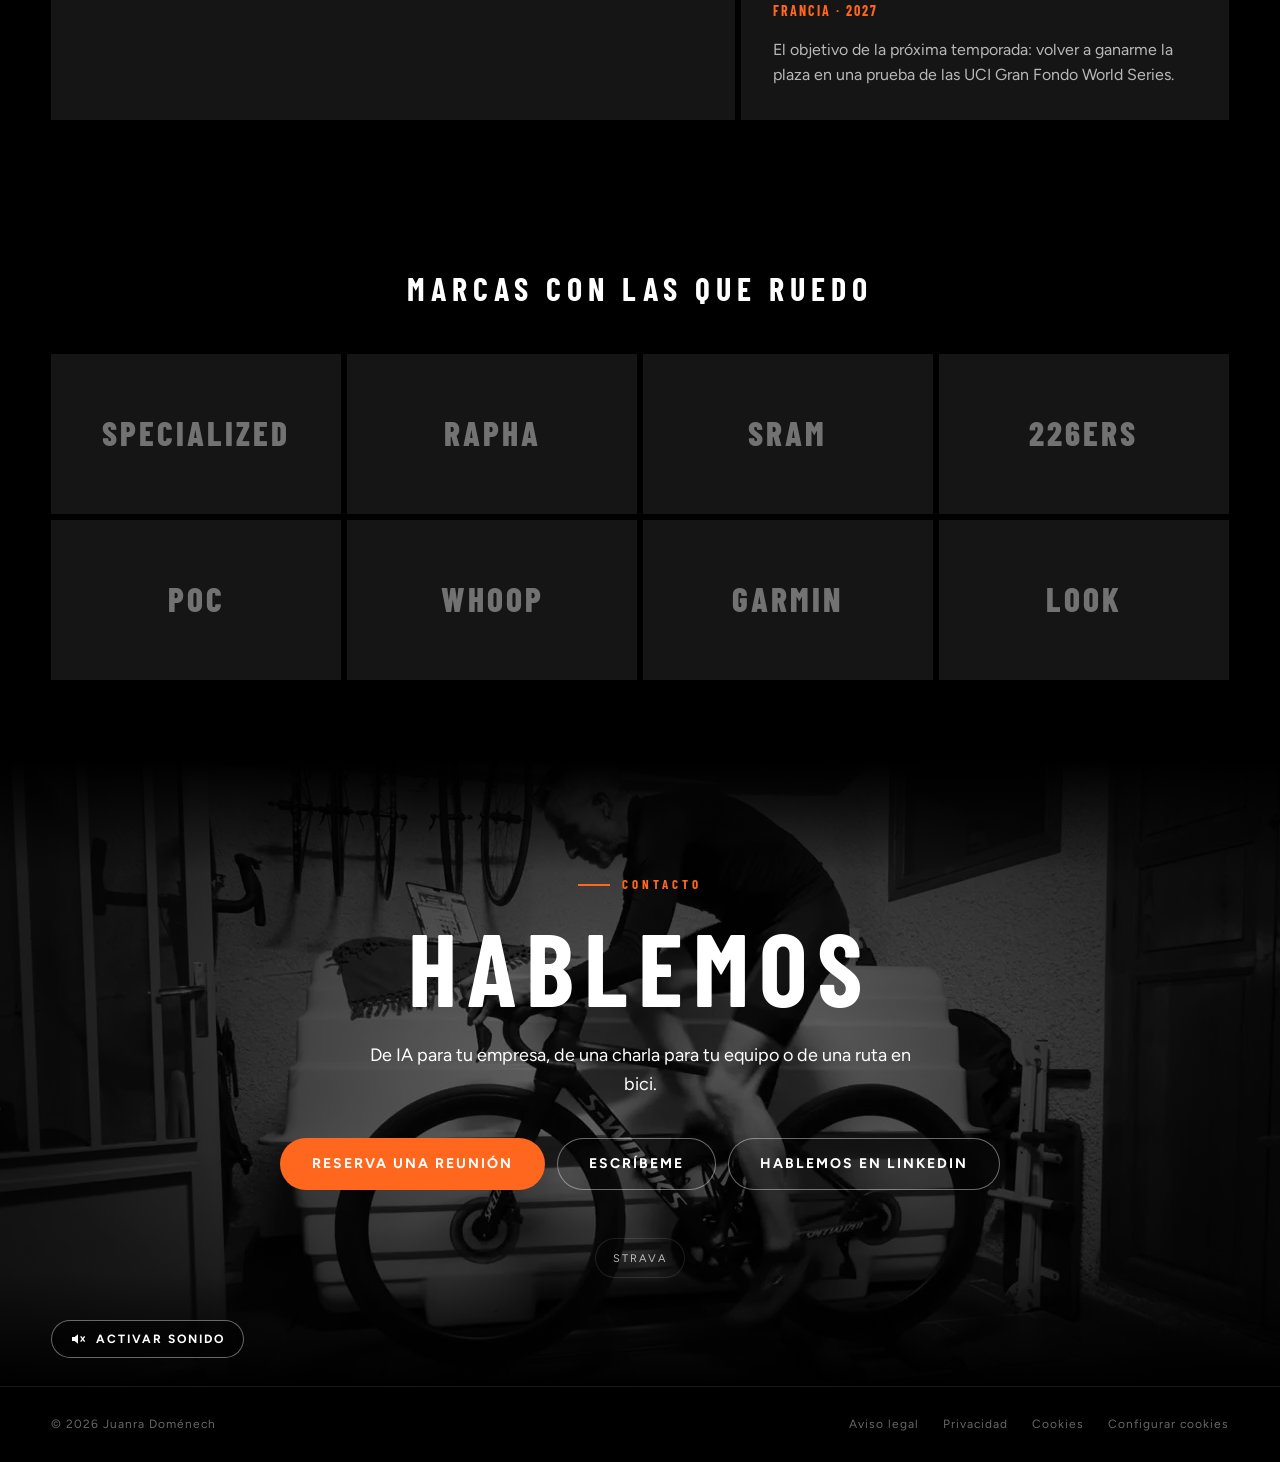
<file: ciclista.html>
<!DOCTYPE html>
<html lang="es" data-ga="G-3RP4GH70DX">
<head>
<meta charset="utf-8">
<meta name="viewport" content="width=device-width, initial-scale=1">
<title>Ciclista · Juanra Doménech</title>
<meta name="description" content="La bici es mi otra oficina. Ahí pienso, ahí ordeno las ideas y ahí aprendo a sufrir con cabeza.">

<link rel="canonical" href="https://juanradomenech.com/ciclista">
<meta name="theme-color" content="#000000">
<meta property="og:type" content="website">
<meta property="og:locale" content="es_ES">
<meta property="og:site_name" content="Juanra Doménech">
<meta property="og:title" content="Ciclista · Juanra Doménech">
<meta property="og:description" content="La bici es mi otra oficina. Ahí pienso, ahí ordeno las ideas y ahí aprendo a sufrir con cabeza.">
<meta property="og:url" content="https://juanradomenech.com/ciclista">
<meta property="og:image" content="https://juanradomenech.com/img/og.png">
<meta property="og:image:width" content="1200">
<meta property="og:image:height" content="630">
<meta name="twitter:card" content="summary_large_image">
<link rel="icon" href="favicon.svg?v=6" type="image/svg+xml">
<link rel="icon" href="img/favicon-32.png?v=6" type="image/png" sizes="32x32">
<link rel="icon" href="img/favicon-192.png?v=6" type="image/png" sizes="192x192">
<link rel="apple-touch-icon" href="img/apple-touch-icon.png?v=6">
<link rel="preload" href="fonts/barlow-condensed-latin-700-normal.woff2" as="font" type="font/woff2" crossorigin>
<link rel="preload" href="fonts/figtree-latin-400-normal.woff2" as="font" type="font/woff2" crossorigin>
<link rel="stylesheet" href="css/estilos.css?v=53e68f4f">
</head>
<body>
<a class="saltar" href="#contenido">Saltar al contenido</a>
<header class="cabecera">
  <a class="logo" href="index.html" aria-label="Juanra Doménech, inicio"><svg class="logo-bola" viewBox="0 0 32 32" aria-hidden="true" focusable="false"><defs><radialGradient id="bola8" cx="34%" cy="28%" r="78%"><stop offset="0" stop-color="#5a5a5a"/><stop offset=".45" stop-color="#161616"/><stop offset="1" stop-color="#000"/></radialGradient></defs><circle cx="16" cy="16" r="15.2" fill="url(#bola8)" stroke="rgba(255,255,255,.28)" stroke-width=".8"/><circle cx="14.6" cy="13.6" r="6.6" fill="#f4f4f4"/><text x="14.6" y="17.1" text-anchor="middle" font-family="Barlow Condensed, Arial, sans-serif" font-weight="800" font-size="10" fill="#000">8</text><ellipse cx="9.2" cy="7.6" rx="3.2" ry="1.7" fill="#fff" opacity=".35" transform="rotate(-30 9.2 7.6)"/></svg><span class="logo-nombre">Juanra <span>Doménech</span></span></a>
  <nav class="menu" aria-label="Principal"><a href="consultor.html">AI Product Designer</a><a href="ciclista.html" class="activo" aria-current="page">Ciclista</a><a href="#contacto">Contacto</a><a href="personalfinance.html">PFP</a></nav>
  <button class="menu-boton" type="button" aria-label="Abrir el menú" aria-expanded="false" aria-controls="menu-movil"><span></span><span></span><span></span></button>
</header>
<div class="menu-movil" id="menu-movil">
  <a href="index.html">Inicio</a><a href="consultor.html">AI Product Designer</a><a href="ciclista.html" class="activo" aria-current="page">Ciclista</a><a href="#contacto">Contacto</a><a href="personalfinance.html">PFP</a>
  <div class="menu-pie"><a href="aviso-legal.html">Aviso legal</a><a href="privacidad.html">Privacidad</a><a href="https://www.linkedin.com/in/juanradomenech/" target="_blank" rel="noopener me">LinkedIn</a><a href="https://www.strava.com/athletes/1790674" target="_blank" rel="noopener me">Strava</a></div>
</div>
<main id="contenido">
<section class="portada portada--pagina" aria-labelledby="t-ciclista">
  <div class="panel panel--fijo">
    <img class="foto foto--cabecera" src="media/fotos/juanra-ruta.webp" alt="" fetchpriority="high">
    <span class="panel-num">02</span>
    <div class="panel-texto">
      <h1 id="t-ciclista">Ciclista<span>Carretera</span></h1>
      <p>La bici es mi otra oficina. Kilómetros, puertos y constancia.</p>
    </div>
  </div>
</section>
<section class="parte parte--suave" aria-labelledby="t-intro-ciclista">
  <span class="marca-agua" aria-hidden="true">Ciclista</span>
  <div class="wrap">
    <div class="intro intro--foto">
      <div>
        <span class="etiqueta">02 · Ciclista</span>
        <h2 class="titulo aparece" id="t-intro-ciclista">La bici es mi otra oficina</h2>
        <p class="entradilla entradilla--fuerte aparece">Ahí pienso, ahí ordeno las ideas y ahí aprendo a sufrir con cabeza.</p>
        <div class="texto-largo aparece"><p>Encima de la bici no hay pantallas, ni notificaciones, ni reuniones. Solo el ritmo de las piernas, la respiración y la carretera por delante. Al cabo de unos kilómetros el ruido se apaga y la cabeza empieza a hacer su trabajo de verdad: conectar cosas que delante del ordenador no se ven.</p><p>Un problema que en la oficina parecía un muro se ve distinto en mitad de una subida. Con el pulso arriba no hay sitio para lo accesorio: solo queda lo importante. Por eso vuelvo a casa con las ideas ordenadas y, muchas veces, con la decisión ya tomada.</p><p>La bici no me quita tiempo de trabajo. Me lo devuelve mejor aprovechado.</p></div>
        <p class="intro-acciones"><a class="boton boton--lg" href="https://www.strava.com/athletes/1790674" target="_blank" rel="noopener">Sígueme en Strava</a></p>
      </div>
      <figure class="intro-foto intro-foto--bici aparece"><img src="media/fotos/juanra-bici-brazos.webp" alt="Juanra Doménech con su bicicleta de carretera"></figure>
    </div>
    <blockquote class="cita aparece">Salgo con un lío en la cabeza. Vuelvo con un plan.</blockquote>
    <div class="cifras aparece"><div class="cifra"><b>9.080<small>km</small></b><span>recorridos en 2026</span></div><div class="cifra"><b>176.069<small>m</small></b><span>de desnivel positivo: más de 19 veces el Everest</span></div><div class="cifra"><b>240<small></small></b><span>salidas en bici este año</span></div><div class="cifra"><b>360<small>h</small></b><span>pedaleando en 2026</span></div></div>
    <p class="fuente">Datos de Strava del 1 de enero al 27 de noviembre de 2026.</p>
  </div>
  <div class="wrap cabeza-sec"><h2 class="titulo-sec">Marchas de 2026</h2></div><div class="carrusel aparece" id="retos">
  <div class="pista" tabindex="0" role="region" aria-roledescription="carrusel" aria-label="Retos y marchas"><article class="tarjeta tarjeta--ruta">
      <svg class="arte-tarjeta arte-ruta" viewBox="-18.0 -18.0 310.6 316.0" preserveAspectRatio="xMidYMid meet" aria-hidden="true" focusable="false">
  <path d="M274.6 179.1 L265.7 183.7 L259.4 182.2 L253.8 197.1 L256.4 201.3 L256.2 220.2 L249.5 226.9 L245.9 239.1 L242.5 244.4 L238.7 258.6 L232.6 260.2 L223.3 265.2 L215.6 260.6 L204.6 259.6 L202.2 257.7 L198.6 257.8 L191.6 253.7 L189.0 253.3 L182.3 247.2 L151.3 236.0 L140.9 229.4 L140.4 233.1 L139.2 234.5 L137.5 234.3 L138.2 251.4 L136.9 262.9 L135.1 266.0 L129.0 262.0 L124.9 261.8 L118.5 264.7 L99.8 260.9 L94.1 267.8 L89.2 269.8 L87.3 272.3 L81.7 274.1 L68.8 279.7 L62.9 277.0 L56.4 276.4 L51.0 279.6 L45.5 280.0 L40.7 277.3 L36.4 267.7 L30.4 263.8 L30.1 262.0 L28.2 261.4 L29.1 261.0 L28.2 259.6 L24.6 259.5 L22.0 256.3 L17.6 256.2 L15.0 258.0 L15.3 256.9 L12.1 255.3 L12.8 256.8 L10.3 256.8 L9.3 253.3 L3.8 253.2 L3.3 248.1 L1.3 248.8 L1.6 247.0 L0.0 246.3 L2.6 244.8 L6.4 246.0 L5.4 242.4 L13.3 240.4 L16.0 241.0 L17.1 239.2 L21.7 237.3 L21.3 234.2 L18.2 228.9 L19.7 228.1 L19.4 223.4 L22.2 218.0 L23.6 218.8 L25.4 217.9 L26.0 215.3 L27.5 214.6 L37.0 213.2 L40.2 209.0 L42.4 209.7 L43.1 206.0 L48.6 202.4 L54.0 200.9 L57.0 195.7 L62.1 195.0 L70.9 191.2 L73.6 188.0 L76.2 187.4 L74.8 184.8 L80.6 184.3 L78.3 170.3 L74.6 166.4 L72.8 162.5 L67.2 157.7 L56.2 162.2 L52.5 160.5 L46.9 161.2 L44.0 151.3 L41.9 151.1 L39.7 147.3 L36.9 147.2 L34.9 145.8 L35.4 142.7 L33.7 141.7 L33.2 139.3 L34.7 139.1 L35.5 136.8 L40.2 131.9 L37.8 129.2 L34.8 131.0 L32.2 125.9 L34.7 121.0 L32.2 116.3 L28.7 114.8 L22.3 115.4 L19.3 117.0 L14.2 112.1 L15.9 108.5 L15.1 110.4 L12.5 109.0 L8.6 104.8 L5.7 104.1 L5.3 102.6 L7.2 98.3 L5.2 94.4 L5.7 91.1 L8.0 91.2 L10.5 82.8 L12.6 85.8 L13.3 87.6 L13.2 84.5 L14.7 88.1 L14.9 95.0 L17.7 93.4 L18.8 95.1 L24.9 97.4 L24.7 94.0 L20.0 89.2 L19.7 85.0 L20.5 82.7 L22.4 82.6 L22.7 80.7 L24.4 80.3 L25.2 78.4 L30.9 75.0 L33.6 69.9 L33.3 66.6 L30.4 61.3 L28.6 60.4 L27.8 57.6 L29.5 55.3 L31.0 55.3 L31.4 52.7 L33.3 51.1 L34.8 44.1 L38.4 43.2 L40.9 41.4 L45.0 43.5 L44.5 44.7 L46.9 45.7 L47.6 47.6 L51.7 48.1 L53.7 49.6 L55.7 49.2 L54.7 45.5 L55.5 41.2 L54.4 39.9 L55.3 37.2 L49.2 35.7 L53.9 32.6 L54.4 29.0 L51.8 27.4 L55.5 27.7 L57.4 25.8 L55.9 24.1 L55.6 18.4 L57.4 18.9 L58.8 23.3 L63.9 19.3 L61.4 17.3 L60.8 14.4 L64.4 9.5 L64.6 1.6 L65.6 0.3 L66.4 0.0 L66.9 2.8 L66.8 0.5 L68.7 1.0 L69.5 3.4 L75.0 4.4 L73.7 6.3 L74.6 11.9 L77.1 7.7 L78.6 8.9 L83.7 9.1 L95.5 18.6 L100.3 17.8 L105.0 22.3 L112.3 21.7 L116.0 22.6 L123.7 27.2 L126.2 29.1 L128.1 34.2 L127.1 41.4 L133.5 50.2 L131.9 54.9 L128.8 56.5 L127.7 59.9 L129.4 60.4 L129.6 61.9 L125.6 67.0 L128.5 71.7 L128.1 74.9 L122.2 73.8 L118.7 71.5 L115.5 77.8 L113.2 77.0 L109.8 80.2 L103.7 82.2 L98.4 90.1 L95.6 91.4 L90.8 96.2 L90.9 101.3 L88.9 103.5 L89.0 109.3 L87.8 110.4 L89.9 112.9 L87.4 112.0 L81.2 120.6 L78.0 121.4 L75.5 127.3 L77.9 127.0 L81.6 129.6 L83.4 127.2 L85.6 129.1 L89.5 127.7 L94.2 128.8 L97.3 125.1 L96.5 121.3 L98.9 122.5 L99.8 125.5 L101.4 125.6 L103.6 123.9 L102.5 121.4 L105.1 121.8 L105.5 119.6 L109.8 118.3 L108.5 128.0 L109.4 128.4 L113.1 127.3 L112.1 131.6 L117.1 129.4 L117.6 128.0 L118.8 128.4 L124.3 125.7 L126.1 127.2 L127.7 134.3 L138.9 130.6 L143.7 132.7 L148.6 132.3 L150.9 133.8 L160.5 132.4 L164.8 136.4 L168.3 137.4 L172.0 135.8 L172.7 138.6 L178.6 141.9 L184.8 143.4 L186.1 147.9 L193.5 151.5 L189.3 158.5 L191.7 168.0 L197.6 165.9 L200.4 167.4 L216.0 170.0 L219.7 173.4 L233.0 180.8 L238.6 172.1 L242.2 173.4 L248.8 173.4 L253.5 176.4 L256.5 181.1 L263.4 183.7 L266.7 183.4 L274.6 179.1" class="ruta-sombra"/>
  <path d="M274.6 179.1 L265.7 183.7 L259.4 182.2 L253.8 197.1 L256.4 201.3 L256.2 220.2 L249.5 226.9 L245.9 239.1 L242.5 244.4 L238.7 258.6 L232.6 260.2 L223.3 265.2 L215.6 260.6 L204.6 259.6 L202.2 257.7 L198.6 257.8 L191.6 253.7 L189.0 253.3 L182.3 247.2 L151.3 236.0 L140.9 229.4 L140.4 233.1 L139.2 234.5 L137.5 234.3 L138.2 251.4 L136.9 262.9 L135.1 266.0 L129.0 262.0 L124.9 261.8 L118.5 264.7 L99.8 260.9 L94.1 267.8 L89.2 269.8 L87.3 272.3 L81.7 274.1 L68.8 279.7 L62.9 277.0 L56.4 276.4 L51.0 279.6 L45.5 280.0 L40.7 277.3 L36.4 267.7 L30.4 263.8 L30.1 262.0 L28.2 261.4 L29.1 261.0 L28.2 259.6 L24.6 259.5 L22.0 256.3 L17.6 256.2 L15.0 258.0 L15.3 256.9 L12.1 255.3 L12.8 256.8 L10.3 256.8 L9.3 253.3 L3.8 253.2 L3.3 248.1 L1.3 248.8 L1.6 247.0 L0.0 246.3 L2.6 244.8 L6.4 246.0 L5.4 242.4 L13.3 240.4 L16.0 241.0 L17.1 239.2 L21.7 237.3 L21.3 234.2 L18.2 228.9 L19.7 228.1 L19.4 223.4 L22.2 218.0 L23.6 218.8 L25.4 217.9 L26.0 215.3 L27.5 214.6 L37.0 213.2 L40.2 209.0 L42.4 209.7 L43.1 206.0 L48.6 202.4 L54.0 200.9 L57.0 195.7 L62.1 195.0 L70.9 191.2 L73.6 188.0 L76.2 187.4 L74.8 184.8 L80.6 184.3 L78.3 170.3 L74.6 166.4 L72.8 162.5 L67.2 157.7 L56.2 162.2 L52.5 160.5 L46.9 161.2 L44.0 151.3 L41.9 151.1 L39.7 147.3 L36.9 147.2 L34.9 145.8 L35.4 142.7 L33.7 141.7 L33.2 139.3 L34.7 139.1 L35.5 136.8 L40.2 131.9 L37.8 129.2 L34.8 131.0 L32.2 125.9 L34.7 121.0 L32.2 116.3 L28.7 114.8 L22.3 115.4 L19.3 117.0 L14.2 112.1 L15.9 108.5 L15.1 110.4 L12.5 109.0 L8.6 104.8 L5.7 104.1 L5.3 102.6 L7.2 98.3 L5.2 94.4 L5.7 91.1 L8.0 91.2 L10.5 82.8 L12.6 85.8 L13.3 87.6 L13.2 84.5 L14.7 88.1 L14.9 95.0 L17.7 93.4 L18.8 95.1 L24.9 97.4 L24.7 94.0 L20.0 89.2 L19.7 85.0 L20.5 82.7 L22.4 82.6 L22.7 80.7 L24.4 80.3 L25.2 78.4 L30.9 75.0 L33.6 69.9 L33.3 66.6 L30.4 61.3 L28.6 60.4 L27.8 57.6 L29.5 55.3 L31.0 55.3 L31.4 52.7 L33.3 51.1 L34.8 44.1 L38.4 43.2 L40.9 41.4 L45.0 43.5 L44.5 44.7 L46.9 45.7 L47.6 47.6 L51.7 48.1 L53.7 49.6 L55.7 49.2 L54.7 45.5 L55.5 41.2 L54.4 39.9 L55.3 37.2 L49.2 35.7 L53.9 32.6 L54.4 29.0 L51.8 27.4 L55.5 27.7 L57.4 25.8 L55.9 24.1 L55.6 18.4 L57.4 18.9 L58.8 23.3 L63.9 19.3 L61.4 17.3 L60.8 14.4 L64.4 9.5 L64.6 1.6 L65.6 0.3 L66.4 0.0 L66.9 2.8 L66.8 0.5 L68.7 1.0 L69.5 3.4 L75.0 4.4 L73.7 6.3 L74.6 11.9 L77.1 7.7 L78.6 8.9 L83.7 9.1 L95.5 18.6 L100.3 17.8 L105.0 22.3 L112.3 21.7 L116.0 22.6 L123.7 27.2 L126.2 29.1 L128.1 34.2 L127.1 41.4 L133.5 50.2 L131.9 54.9 L128.8 56.5 L127.7 59.9 L129.4 60.4 L129.6 61.9 L125.6 67.0 L128.5 71.7 L128.1 74.9 L122.2 73.8 L118.7 71.5 L115.5 77.8 L113.2 77.0 L109.8 80.2 L103.7 82.2 L98.4 90.1 L95.6 91.4 L90.8 96.2 L90.9 101.3 L88.9 103.5 L89.0 109.3 L87.8 110.4 L89.9 112.9 L87.4 112.0 L81.2 120.6 L78.0 121.4 L75.5 127.3 L77.9 127.0 L81.6 129.6 L83.4 127.2 L85.6 129.1 L89.5 127.7 L94.2 128.8 L97.3 125.1 L96.5 121.3 L98.9 122.5 L99.8 125.5 L101.4 125.6 L103.6 123.9 L102.5 121.4 L105.1 121.8 L105.5 119.6 L109.8 118.3 L108.5 128.0 L109.4 128.4 L113.1 127.3 L112.1 131.6 L117.1 129.4 L117.6 128.0 L118.8 128.4 L124.3 125.7 L126.1 127.2 L127.7 134.3 L138.9 130.6 L143.7 132.7 L148.6 132.3 L150.9 133.8 L160.5 132.4 L164.8 136.4 L168.3 137.4 L172.0 135.8 L172.7 138.6 L178.6 141.9 L184.8 143.4 L186.1 147.9 L193.5 151.5 L189.3 158.5 L191.7 168.0 L197.6 165.9 L200.4 167.4 L216.0 170.0 L219.7 173.4 L233.0 180.8 L238.6 172.1 L242.2 173.4 L248.8 173.4 L253.5 176.4 L256.5 181.1 L263.4 183.7 L266.7 183.4 L274.6 179.1" class="ruta-linea"/>
  <circle cx="274.6" cy="179.1" r="7.2" class="ruta-inicio"/>
  
</svg>
      <span class="anos">22 mar 2026</span>
      <b class="dato">155 km</b>
      <h3>The Millars Gran Fondo</h3>
      <p>UCI Gran Fondo World Series, Castellón. 2.210 m de desnivel a 35,1 km/h de media. Clasificado para el Mundial.</p>
      <a class="ver-mas tarjeta-strava" href="https://www.strava.com/activities/17818401152" target="_blank" rel="noopener">Ver la ruta en Strava <i>↗</i></a>
    </article><article class="tarjeta tarjeta--ruta">
      <svg class="arte-tarjeta arte-ruta" viewBox="-18.0 -18.0 303.8 316.0" preserveAspectRatio="xMidYMid meet" aria-hidden="true" focusable="false">
  <path d="M113.6 167.1 L114.9 168.3 L118.4 164.0 L119.1 161.0 L120.8 159.2 L120.5 153.6 L122.8 144.3 L114.3 127.6 L113.4 120.9 L109.1 116.5 L105.0 108.9 L105.0 101.9 L103.5 98.1 L103.4 94.6 L100.7 91.4 L101.9 87.1 L101.2 84.6 L103.2 83.3 L99.4 68.8 L99.4 63.1 L100.2 57.5 L97.9 54.4 L96.3 48.6 L96.2 46.2 L98.0 43.7 L96.8 43.1 L95.1 39.4 L97.0 39.9 L97.7 38.8 L100.8 40.0 L106.9 39.8 L108.9 38.8 L114.5 40.9 L116.5 42.8 L118.0 41.8 L122.2 41.6 L125.6 43.2 L127.5 41.4 L130.6 41.0 L135.7 34.3 L136.8 31.0 L139.9 29.5 L139.9 21.9 L141.0 17.4 L150.2 0.0 L154.1 3.2 L154.1 5.2 L156.9 9.9 L161.9 10.7 L168.3 13.4 L176.0 20.7 L177.5 24.4 L177.6 30.1 L177.4 31.6 L175.7 33.2 L175.1 37.4 L177.9 34.6 L180.3 33.4 L183.6 26.2 L195.5 25.1 L201.5 25.2 L204.4 26.3 L205.1 23.4 L207.5 19.4 L210.9 18.0 L211.6 16.5 L214.2 14.7 L217.0 14.1 L219.6 12.4 L221.4 13.1 L223.1 15.2 L224.2 12.6 L226.4 15.3 L234.9 17.7 L238.2 18.2 L242.4 17.2 L249.2 19.9 L256.2 24.3 L262.7 24.6 L267.8 27.9 L266.5 38.6 L264.3 42.1 L260.1 44.1 L252.4 45.7 L249.0 48.4 L248.8 47.5 L247.7 48.8 L247.6 47.8 L243.8 50.7 L238.8 51.6 L235.3 54.2 L237.1 58.4 L236.2 61.0 L239.1 68.4 L238.6 71.3 L234.8 77.4 L232.9 85.5 L227.1 94.2 L219.9 98.7 L213.4 107.1 L206.8 111.3 L197.9 121.7 L194.6 121.0 L187.7 114.9 L188.6 119.5 L187.2 125.5 L190.5 130.9 L189.2 132.9 L185.1 129.7 L180.7 127.8 L178.7 127.5 L178.1 128.8 L176.4 128.1 L175.9 125.7 L172.9 121.5 L166.0 115.5 L166.0 113.2 L164.6 112.9 L163.2 110.7 L160.9 110.5 L154.8 105.9 L154.2 104.0 L150.3 101.9 L148.2 99.0 L145.6 97.9 L135.5 96.4 L130.9 96.9 L126.6 91.6 L120.5 89.6 L117.6 89.8 L112.8 92.5 L110.4 92.3 L110.3 97.0 L108.3 100.3 L107.5 105.9 L108.1 110.4 L110.0 113.8 L109.2 116.6 L113.4 121.0 L114.2 127.6 L122.7 144.5 L120.5 153.7 L120.8 159.1 L119.1 161.0 L118.5 163.8 L114.8 168.3 L111.1 165.9 L106.5 165.5 L103.5 167.2 L101.1 164.1 L99.3 158.9 L94.6 156.2 L93.3 153.7 L90.4 153.4 L87.1 150.5 L85.1 145.1 L81.2 139.5 L81.4 137.7 L76.1 131.4 L74.2 132.0 L67.1 125.6 L60.6 123.5 L55.2 122.8 L49.6 117.8 L43.9 116.3 L31.5 108.4 L14.2 106.2 L10.6 102.3 L10.1 98.9 L7.9 96.4 L6.8 98.1 L4.9 98.8 L5.0 99.7 L0.0 106.0 L1.7 112.4 L1.1 117.3 L2.8 119.6 L2.9 122.4 L6.6 127.3 L6.2 133.7 L8.6 137.6 L8.3 145.0 L10.2 152.9 L16.6 160.7 L18.0 160.8 L20.7 165.0 L24.6 165.8 L26.6 164.9 L28.2 166.7 L30.0 167.0 L30.4 169.2 L32.4 170.9 L36.9 178.9 L37.4 181.5 L36.4 197.0 L35.7 196.9 L38.8 206.0 L38.5 211.4 L40.0 216.0 L39.5 220.7 L37.6 223.2 L39.2 223.4 L40.5 222.4 L42.2 224.2 L44.1 235.0 L46.2 238.1 L48.7 239.9 L49.6 242.8 L52.7 245.0 L53.7 247.7 L55.9 248.7 L58.2 254.3 L60.3 255.1 L62.9 254.4 L65.1 255.5 L66.4 258.7 L66.3 264.4 L68.9 266.0 L72.4 266.5 L79.1 274.4 L88.9 280.0 L88.5 272.9 L91.8 266.9 L95.4 265.2 L95.5 261.7 L96.9 259.8 L99.7 260.6 L103.2 259.3 L106.3 252.6 L110.2 248.4 L112.5 243.1 L109.3 238.8 L108.3 236.1 L108.5 224.5 L107.4 222.9 L110.3 220.2 L109.8 218.1 L111.1 216.5 L109.1 215.3 L109.0 213.9 L115.1 210.4 L112.7 209.6 L112.5 207.9 L117.7 194.9 L117.9 192.8 L115.3 189.1 L114.8 186.0 L117.4 185.0 L119.8 185.2 L122.7 183.6 L124.6 183.8 L125.4 182.5 L124.8 175.6 L122.9 174.8 L120.5 171.1 L123.6 168.5 L128.2 168.2 L134.8 164.5 L136.1 163.1 L135.7 161.7 L146.2 167.5 L145.6 165.8 L147.4 167.5 L151.1 168.2 L150.7 167.3 L152.2 167.7 L153.3 169.5 L154.5 167.6 L163.9 172.0 L171.5 173.4 L172.6 170.6 L176.5 169.2 L177.3 165.9 L183.0 163.9 L180.2 159.0" class="ruta-sombra"/>
  <path d="M113.6 167.1 L114.9 168.3 L118.4 164.0 L119.1 161.0 L120.8 159.2 L120.5 153.6 L122.8 144.3 L114.3 127.6 L113.4 120.9 L109.1 116.5 L105.0 108.9 L105.0 101.9 L103.5 98.1 L103.4 94.6 L100.7 91.4 L101.9 87.1 L101.2 84.6 L103.2 83.3 L99.4 68.8 L99.4 63.1 L100.2 57.5 L97.9 54.4 L96.3 48.6 L96.2 46.2 L98.0 43.7 L96.8 43.1 L95.1 39.4 L97.0 39.9 L97.7 38.8 L100.8 40.0 L106.9 39.8 L108.9 38.8 L114.5 40.9 L116.5 42.8 L118.0 41.8 L122.2 41.6 L125.6 43.2 L127.5 41.4 L130.6 41.0 L135.7 34.3 L136.8 31.0 L139.9 29.5 L139.9 21.9 L141.0 17.4 L150.2 0.0 L154.1 3.2 L154.1 5.2 L156.9 9.9 L161.9 10.7 L168.3 13.4 L176.0 20.7 L177.5 24.4 L177.6 30.1 L177.4 31.6 L175.7 33.2 L175.1 37.4 L177.9 34.6 L180.3 33.4 L183.6 26.2 L195.5 25.1 L201.5 25.2 L204.4 26.3 L205.1 23.4 L207.5 19.4 L210.9 18.0 L211.6 16.5 L214.2 14.7 L217.0 14.1 L219.6 12.4 L221.4 13.1 L223.1 15.2 L224.2 12.6 L226.4 15.3 L234.9 17.7 L238.2 18.2 L242.4 17.2 L249.2 19.9 L256.2 24.3 L262.7 24.6 L267.8 27.9 L266.5 38.6 L264.3 42.1 L260.1 44.1 L252.4 45.7 L249.0 48.4 L248.8 47.5 L247.7 48.8 L247.6 47.8 L243.8 50.7 L238.8 51.6 L235.3 54.2 L237.1 58.4 L236.2 61.0 L239.1 68.4 L238.6 71.3 L234.8 77.4 L232.9 85.5 L227.1 94.2 L219.9 98.7 L213.4 107.1 L206.8 111.3 L197.9 121.7 L194.6 121.0 L187.7 114.9 L188.6 119.5 L187.2 125.5 L190.5 130.9 L189.2 132.9 L185.1 129.7 L180.7 127.8 L178.7 127.5 L178.1 128.8 L176.4 128.1 L175.9 125.7 L172.9 121.5 L166.0 115.5 L166.0 113.2 L164.6 112.9 L163.2 110.7 L160.9 110.5 L154.8 105.9 L154.2 104.0 L150.3 101.9 L148.2 99.0 L145.6 97.9 L135.5 96.4 L130.9 96.9 L126.6 91.6 L120.5 89.6 L117.6 89.8 L112.8 92.5 L110.4 92.3 L110.3 97.0 L108.3 100.3 L107.5 105.9 L108.1 110.4 L110.0 113.8 L109.2 116.6 L113.4 121.0 L114.2 127.6 L122.7 144.5 L120.5 153.7 L120.8 159.1 L119.1 161.0 L118.5 163.8 L114.8 168.3 L111.1 165.9 L106.5 165.5 L103.5 167.2 L101.1 164.1 L99.3 158.9 L94.6 156.2 L93.3 153.7 L90.4 153.4 L87.1 150.5 L85.1 145.1 L81.2 139.5 L81.4 137.7 L76.1 131.4 L74.2 132.0 L67.1 125.6 L60.6 123.5 L55.2 122.8 L49.6 117.8 L43.9 116.3 L31.5 108.4 L14.2 106.2 L10.6 102.3 L10.1 98.9 L7.9 96.4 L6.8 98.1 L4.9 98.8 L5.0 99.7 L0.0 106.0 L1.7 112.4 L1.1 117.3 L2.8 119.6 L2.9 122.4 L6.6 127.3 L6.2 133.7 L8.6 137.6 L8.3 145.0 L10.2 152.9 L16.6 160.7 L18.0 160.8 L20.7 165.0 L24.6 165.8 L26.6 164.9 L28.2 166.7 L30.0 167.0 L30.4 169.2 L32.4 170.9 L36.9 178.9 L37.4 181.5 L36.4 197.0 L35.7 196.9 L38.8 206.0 L38.5 211.4 L40.0 216.0 L39.5 220.7 L37.6 223.2 L39.2 223.4 L40.5 222.4 L42.2 224.2 L44.1 235.0 L46.2 238.1 L48.7 239.9 L49.6 242.8 L52.7 245.0 L53.7 247.7 L55.9 248.7 L58.2 254.3 L60.3 255.1 L62.9 254.4 L65.1 255.5 L66.4 258.7 L66.3 264.4 L68.9 266.0 L72.4 266.5 L79.1 274.4 L88.9 280.0 L88.5 272.9 L91.8 266.9 L95.4 265.2 L95.5 261.7 L96.9 259.8 L99.7 260.6 L103.2 259.3 L106.3 252.6 L110.2 248.4 L112.5 243.1 L109.3 238.8 L108.3 236.1 L108.5 224.5 L107.4 222.9 L110.3 220.2 L109.8 218.1 L111.1 216.5 L109.1 215.3 L109.0 213.9 L115.1 210.4 L112.7 209.6 L112.5 207.9 L117.7 194.9 L117.9 192.8 L115.3 189.1 L114.8 186.0 L117.4 185.0 L119.8 185.2 L122.7 183.6 L124.6 183.8 L125.4 182.5 L124.8 175.6 L122.9 174.8 L120.5 171.1 L123.6 168.5 L128.2 168.2 L134.8 164.5 L136.1 163.1 L135.7 161.7 L146.2 167.5 L145.6 165.8 L147.4 167.5 L151.1 168.2 L150.7 167.3 L152.2 167.7 L153.3 169.5 L154.5 167.6 L163.9 172.0 L171.5 173.4 L172.6 170.6 L176.5 169.2 L177.3 165.9 L183.0 163.9 L180.2 159.0" class="ruta-linea"/>
  <circle cx="113.6" cy="167.1" r="7.2" class="ruta-inicio"/>
  <circle cx="180.2" cy="159.0" r="5.6" class="ruta-fin"/>
</svg>
      <span class="anos">6 jun 2026</span>
      <b class="dato">3.040 m</b>
      <h3>Sierra de Gúdar</h3>
      <p>Ciclodeportiva en Alcalá de la Selva: 148 km y el día de más desnivel del año.</p>
      <a class="ver-mas tarjeta-strava" href="https://www.strava.com/activities/18809016208" target="_blank" rel="noopener">Ver la ruta en Strava <i>↗</i></a>
    </article><article class="tarjeta tarjeta--ruta">
      <svg class="arte-tarjeta arte-ruta" viewBox="-18.0 -18.0 502.4 316.0" preserveAspectRatio="xMidYMid meet" aria-hidden="true" focusable="false">
  <path d="M459.9 280.0 L455.1 276.5 L452.6 267.3 L452.8 259.6 L450.9 262.6 L449.7 262.3 L451.6 253.2 L456.9 240.6 L455.1 235.1 L446.4 232.0 L450.0 236.4 L441.5 230.8 L432.6 223.1 L426.9 215.8 L412.3 205.9 L407.4 206.2 L398.5 201.0 L389.5 198.5 L375.8 189.7 L365.4 187.2 L353.0 192.0 L341.1 192.3 L334.7 188.8 L314.4 186.0 L320.1 196.0 L319.9 208.7 L317.5 211.5 L320.4 217.9 L310.6 214.7 L307.1 218.6 L300.2 224.1 L297.0 231.2 L296.8 223.4 L298.7 219.2 L304.0 215.3 L303.6 210.5 L307.9 205.6 L310.9 203.9 L310.5 197.0 L308.0 192.7 L294.7 186.0 L287.6 179.1 L288.5 173.6 L285.4 168.4 L291.0 168.9 L296.1 168.0 L294.8 166.0 L285.5 163.7 L277.4 158.3 L268.7 157.8 L264.6 156.4 L244.2 135.2 L237.0 122.0 L234.6 114.1 L228.8 105.6 L224.2 101.4 L221.2 93.5 L211.2 81.5 L206.6 56.8 L206.6 50.1 L209.2 44.7 L217.0 40.3 L218.8 33.7 L216.7 34.4 L214.6 38.9 L208.7 40.2 L206.7 42.7 L204.5 49.0 L203.1 62.8 L201.4 48.9 L203.5 42.1 L203.0 37.5 L201.8 37.5 L202.4 42.1 L198.3 50.3 L196.9 58.0 L196.0 49.6 L199.0 44.3 L198.6 41.6 L196.6 37.3 L191.2 32.7 L195.9 42.3 L193.6 43.6 L190.8 47.9 L188.0 64.1 L176.8 70.5 L174.2 73.6 L171.6 74.1 L168.9 72.7 L166.2 73.5 L164.3 75.9 L164.3 78.5 L156.6 81.1 L155.7 83.1 L157.4 85.3 L152.9 82.6 L155.4 78.7 L152.6 76.6 L152.0 74.7 L149.6 78.2 L147.2 75.9 L149.6 68.9 L152.2 67.2 L149.7 66.4 L152.7 64.3 L151.5 59.9 L143.4 60.5 L139.4 63.1 L118.6 62.1 L131.1 67.0 L123.1 66.5 L116.5 72.2 L110.0 71.8 L107.5 70.3 L107.9 73.6 L102.7 70.8 L94.7 68.8 L90.8 70.8 L72.2 67.1 L67.1 68.6 L58.9 67.0 L62.0 69.4 L57.8 73.3 L58.8 69.5 L53.4 71.1 L55.5 72.2 L39.9 73.4 L30.9 70.9 L23.8 61.3 L25.6 58.3 L21.2 50.0 L15.1 30.7 L15.0 28.3 L20.7 28.1 L20.9 13.7 L26.2 0.0 L5.3 1.5 L4.3 10.4 L6.2 16.7 L0.0 19.6 L4.1 27.9 L14.7 28.5 L21.0 49.7 L25.5 58.1 L23.6 61.1 L31.0 71.1 L42.0 73.7 L55.6 72.3 L53.5 71.3 L58.8 69.6 L57.7 73.3 L62.1 69.4 L58.6 67.2 L67.3 68.7 L71.5 67.3 L90.6 70.9 L94.5 68.9 L102.5 70.9 L107.7 73.8 L107.3 70.4 L111.4 72.2 L116.5 72.4 L122.9 66.7 L131.3 66.8 L118.4 62.4 L140.0 63.2 L143.4 60.7 L151.5 60.0 L152.7 63.9 L149.6 66.6 L152.1 67.3 L149.5 68.9 L147.1 75.7 L149.4 78.4 L151.9 74.7 L155.3 78.6 L152.8 82.7 L157.0 85.5 L158.0 84.9 L155.8 83.2 L156.5 81.4 L164.2 78.8 L164.3 76.1 L166.5 73.4 L169.1 72.7 L171.5 74.3 L173.9 74.0 L177.5 70.2 L187.9 64.5 L189.7 60.2 L191.0 47.8 L193.6 43.7 L196.0 42.4 L193.1 34.4 L191.3 32.7 L196.8 37.8 L198.9 43.6 L196.0 49.0 L196.8 58.1 L198.3 50.6 L202.6 42.1 L201.8 37.6 L203.0 37.7 L203.4 42.1 L201.2 49.1 L203.1 57.5 L202.2 61.6 L203.4 62.9 L204.5 49.4 L206.9 42.8 L208.7 40.4 L214.8 38.9 L216.7 34.5 L218.9 34.2 L224.5 20.2 L227.6 18.3 L230.1 17.6 L230.7 15.8 L235.3 23.9 L235.4 33.6 L232.5 39.1 L233.1 42.2 L224.2 50.0 L223.6 53.4 L227.0 49.7 L230.9 49.5 L233.7 47.7 L237.5 48.6 L234.0 49.0 L229.9 53.4 L239.7 52.0 L234.1 54.6 L228.5 61.0 L227.6 64.2 L229.8 61.4 L232.2 60.6 L228.3 66.5 L234.0 62.3 L229.9 67.9 L228.6 72.7 L230.2 73.4 L229.7 70.9 L234.4 65.4 L240.3 64.6 L249.9 58.9 L245.1 66.2 L242.6 66.8 L239.4 71.3 L239.3 75.3 L244.9 81.5 L245.8 83.6 L245.9 87.7 L250.6 90.8 L253.3 94.5 L257.5 96.7 L257.6 105.0 L260.6 104.5 L267.1 106.3 L271.7 110.3 L275.2 122.4 L277.4 125.2 L279.3 125.3 L276.8 125.9 L275.6 124.5 L275.8 126.1 L278.4 126.6 L279.4 130.5 L287.0 131.4 L306.1 139.1 L309.3 142.1 L312.4 143.0 L311.0 145.3 L313.2 144.1 L316.2 146.2 L323.2 146.6 L327.5 148.7 L334.7 149.6 L342.7 148.8 L341.2 150.5 L335.1 152.6 L342.9 152.8 L348.1 151.5 L346.6 152.6 L346.9 155.1 L343.3 157.8 L349.0 157.4 L346.1 159.6 L347.0 160.3 L350.4 158.8 L348.5 162.1 L350.6 160.5 L361.3 157.7 L359.2 159.7 L362.5 158.5 L352.7 164.8 L361.0 162.8 L359.0 164.8 L365.1 165.1 L361.7 166.0 L364.0 168.2 L370.3 167.6 L380.6 171.0 L370.5 161.5 L383.9 168.7 L387.3 168.9 L384.3 167.3 L387.5 166.3 L386.7 165.4 L390.3 166.4 L397.9 170.0 L401.5 174.6 L415.1 177.3 L416.6 179.6 L413.7 178.1 L409.1 179.3 L417.0 181.4 L410.8 181.7 L417.6 182.8 L417.2 184.3 L420.1 188.7 L423.5 191.1 L421.3 190.3 L422.0 192.3 L432.7 201.4 L435.1 205.6 L441.3 211.4 L448.3 214.2 L450.0 220.6 L457.3 223.9 L462.6 231.7 L465.3 244.6 L462.0 267.4 L466.4 275.7" class="ruta-sombra"/>
  <path d="M459.9 280.0 L455.1 276.5 L452.6 267.3 L452.8 259.6 L450.9 262.6 L449.7 262.3 L451.6 253.2 L456.9 240.6 L455.1 235.1 L446.4 232.0 L450.0 236.4 L441.5 230.8 L432.6 223.1 L426.9 215.8 L412.3 205.9 L407.4 206.2 L398.5 201.0 L389.5 198.5 L375.8 189.7 L365.4 187.2 L353.0 192.0 L341.1 192.3 L334.7 188.8 L314.4 186.0 L320.1 196.0 L319.9 208.7 L317.5 211.5 L320.4 217.9 L310.6 214.7 L307.1 218.6 L300.2 224.1 L297.0 231.2 L296.8 223.4 L298.7 219.2 L304.0 215.3 L303.6 210.5 L307.9 205.6 L310.9 203.9 L310.5 197.0 L308.0 192.7 L294.7 186.0 L287.6 179.1 L288.5 173.6 L285.4 168.4 L291.0 168.9 L296.1 168.0 L294.8 166.0 L285.5 163.7 L277.4 158.3 L268.7 157.8 L264.6 156.4 L244.2 135.2 L237.0 122.0 L234.6 114.1 L228.8 105.6 L224.2 101.4 L221.2 93.5 L211.2 81.5 L206.6 56.8 L206.6 50.1 L209.2 44.7 L217.0 40.3 L218.8 33.7 L216.7 34.4 L214.6 38.9 L208.7 40.2 L206.7 42.7 L204.5 49.0 L203.1 62.8 L201.4 48.9 L203.5 42.1 L203.0 37.5 L201.8 37.5 L202.4 42.1 L198.3 50.3 L196.9 58.0 L196.0 49.6 L199.0 44.3 L198.6 41.6 L196.6 37.3 L191.2 32.7 L195.9 42.3 L193.6 43.6 L190.8 47.9 L188.0 64.1 L176.8 70.5 L174.2 73.6 L171.6 74.1 L168.9 72.7 L166.2 73.5 L164.3 75.9 L164.3 78.5 L156.6 81.1 L155.7 83.1 L157.4 85.3 L152.9 82.6 L155.4 78.7 L152.6 76.6 L152.0 74.7 L149.6 78.2 L147.2 75.9 L149.6 68.9 L152.2 67.2 L149.7 66.4 L152.7 64.3 L151.5 59.9 L143.4 60.5 L139.4 63.1 L118.6 62.1 L131.1 67.0 L123.1 66.5 L116.5 72.2 L110.0 71.8 L107.5 70.3 L107.9 73.6 L102.7 70.8 L94.7 68.8 L90.8 70.8 L72.2 67.1 L67.1 68.6 L58.9 67.0 L62.0 69.4 L57.8 73.3 L58.8 69.5 L53.4 71.1 L55.5 72.2 L39.9 73.4 L30.9 70.9 L23.8 61.3 L25.6 58.3 L21.2 50.0 L15.1 30.7 L15.0 28.3 L20.7 28.1 L20.9 13.7 L26.2 0.0 L5.3 1.5 L4.3 10.4 L6.2 16.7 L0.0 19.6 L4.1 27.9 L14.7 28.5 L21.0 49.7 L25.5 58.1 L23.6 61.1 L31.0 71.1 L42.0 73.7 L55.6 72.3 L53.5 71.3 L58.8 69.6 L57.7 73.3 L62.1 69.4 L58.6 67.2 L67.3 68.7 L71.5 67.3 L90.6 70.9 L94.5 68.9 L102.5 70.9 L107.7 73.8 L107.3 70.4 L111.4 72.2 L116.5 72.4 L122.9 66.7 L131.3 66.8 L118.4 62.4 L140.0 63.2 L143.4 60.7 L151.5 60.0 L152.7 63.9 L149.6 66.6 L152.1 67.3 L149.5 68.9 L147.1 75.7 L149.4 78.4 L151.9 74.7 L155.3 78.6 L152.8 82.7 L157.0 85.5 L158.0 84.9 L155.8 83.2 L156.5 81.4 L164.2 78.8 L164.3 76.1 L166.5 73.4 L169.1 72.7 L171.5 74.3 L173.9 74.0 L177.5 70.2 L187.9 64.5 L189.7 60.2 L191.0 47.8 L193.6 43.7 L196.0 42.4 L193.1 34.4 L191.3 32.7 L196.8 37.8 L198.9 43.6 L196.0 49.0 L196.8 58.1 L198.3 50.6 L202.6 42.1 L201.8 37.6 L203.0 37.7 L203.4 42.1 L201.2 49.1 L203.1 57.5 L202.2 61.6 L203.4 62.9 L204.5 49.4 L206.9 42.8 L208.7 40.4 L214.8 38.9 L216.7 34.5 L218.9 34.2 L224.5 20.2 L227.6 18.3 L230.1 17.6 L230.7 15.8 L235.3 23.9 L235.4 33.6 L232.5 39.1 L233.1 42.2 L224.2 50.0 L223.6 53.4 L227.0 49.7 L230.9 49.5 L233.7 47.7 L237.5 48.6 L234.0 49.0 L229.9 53.4 L239.7 52.0 L234.1 54.6 L228.5 61.0 L227.6 64.2 L229.8 61.4 L232.2 60.6 L228.3 66.5 L234.0 62.3 L229.9 67.9 L228.6 72.7 L230.2 73.4 L229.7 70.9 L234.4 65.4 L240.3 64.6 L249.9 58.9 L245.1 66.2 L242.6 66.8 L239.4 71.3 L239.3 75.3 L244.9 81.5 L245.8 83.6 L245.9 87.7 L250.6 90.8 L253.3 94.5 L257.5 96.7 L257.6 105.0 L260.6 104.5 L267.1 106.3 L271.7 110.3 L275.2 122.4 L277.4 125.2 L279.3 125.3 L276.8 125.9 L275.6 124.5 L275.8 126.1 L278.4 126.6 L279.4 130.5 L287.0 131.4 L306.1 139.1 L309.3 142.1 L312.4 143.0 L311.0 145.3 L313.2 144.1 L316.2 146.2 L323.2 146.6 L327.5 148.7 L334.7 149.6 L342.7 148.8 L341.2 150.5 L335.1 152.6 L342.9 152.8 L348.1 151.5 L346.6 152.6 L346.9 155.1 L343.3 157.8 L349.0 157.4 L346.1 159.6 L347.0 160.3 L350.4 158.8 L348.5 162.1 L350.6 160.5 L361.3 157.7 L359.2 159.7 L362.5 158.5 L352.7 164.8 L361.0 162.8 L359.0 164.8 L365.1 165.1 L361.7 166.0 L364.0 168.2 L370.3 167.6 L380.6 171.0 L370.5 161.5 L383.9 168.7 L387.3 168.9 L384.3 167.3 L387.5 166.3 L386.7 165.4 L390.3 166.4 L397.9 170.0 L401.5 174.6 L415.1 177.3 L416.6 179.6 L413.7 178.1 L409.1 179.3 L417.0 181.4 L410.8 181.7 L417.6 182.8 L417.2 184.3 L420.1 188.7 L423.5 191.1 L421.3 190.3 L422.0 192.3 L432.7 201.4 L435.1 205.6 L441.3 211.4 L448.3 214.2 L450.0 220.6 L457.3 223.9 L462.6 231.7 L465.3 244.6 L462.0 267.4 L466.4 275.7" class="ruta-linea"/>
  <circle cx="459.9" cy="280.0" r="7.2" class="ruta-inicio"/>
  
</svg>
      <span class="anos">18 jul 2026</span>
      <b class="dato">84 km</b>
      <h3>Vielha Cycling Tour</h3>
      <p>2.360 m de desnivel en el Pirineo. Séptimo de la general.</p>
      <a class="ver-mas tarjeta-strava" href="https://www.strava.com/activities/19361738810" target="_blank" rel="noopener">Ver la ruta en Strava <i>↗</i></a>
    </article><article class="tarjeta tarjeta--ruta">
      <svg class="arte-tarjeta arte-ruta" viewBox="-18.0 -18.0 568.1 316.0" preserveAspectRatio="xMidYMid meet" aria-hidden="true" focusable="false">
  <path d="M0.0 179.6 L2.2 175.6 L4.9 179.0 L13.2 182.4 L17.4 181.9 L19.2 183.9 L23.3 182.7 L26.5 185.7 L31.7 184.4 L35.5 177.1 L33.7 170.7 L38.3 168.3 L41.6 168.9 L44.7 166.2 L48.6 167.9 L53.3 165.1 L61.1 165.4 L62.5 164.1 L69.1 168.0 L71.0 163.7 L75.9 159.1 L76.5 156.1 L78.8 158.1 L84.4 159.3 L86.6 158.5 L87.5 155.2 L91.6 151.7 L105.3 149.8 L110.8 146.2 L122.4 142.7 L124.3 140.7 L126.5 142.9 L123.0 132.8 L128.8 128.8 L139.3 125.0 L142.8 121.9 L133.9 117.3 L138.7 111.8 L137.3 111.4 L136.9 103.4 L128.6 101.4 L125.6 102.4 L126.0 97.3 L124.4 95.3 L126.6 90.2 L133.5 84.9 L132.4 81.9 L128.7 80.2 L134.7 79.0 L127.1 73.1 L128.1 71.9 L133.5 70.1 L130.0 69.4 L128.0 56.0 L130.6 52.0 L135.4 50.7 L136.2 46.1 L140.1 42.0 L153.4 40.5 L159.5 40.7 L162.5 37.7 L168.2 35.7 L173.1 30.8 L176.9 30.4 L185.6 26.0 L189.3 26.6 L193.8 24.4 L197.8 21.6 L196.4 19.1 L201.9 20.6 L204.6 18.8 L206.3 20.5 L210.7 16.7 L217.0 17.1 L223.7 12.0 L225.4 12.3 L226.2 15.5 L232.1 10.9 L245.8 16.3 L257.9 14.7 L274.5 14.8 L281.6 11.8 L286.5 7.9 L297.1 7.0 L300.0 2.7 L303.0 3.8 L303.5 0.0 L306.0 0.4 L313.2 6.2 L313.8 3.7 L316.3 3.2 L321.5 6.9 L331.8 10.8 L336.3 13.9 L337.3 18.6 L334.6 19.5 L332.2 24.8 L329.3 25.6 L327.6 27.8 L316.7 45.9 L310.3 52.8 L309.9 56.3 L305.8 58.5 L305.0 61.6 L301.3 62.1 L295.8 67.2 L288.9 79.9 L279.7 87.2 L273.4 96.1 L270.9 97.3 L273.4 102.2 L271.1 108.0 L276.1 110.7 L275.6 116.0 L285.5 116.2 L286.9 118.0 L285.1 122.3 L289.7 125.2 L293.1 124.6 L294.9 127.3 L299.5 124.7 L305.2 126.6 L314.4 133.0 L313.9 141.0 L318.5 142.4 L320.2 144.4 L323.3 141.9 L330.2 141.9 L335.5 142.5 L339.7 145.7 L343.5 145.6 L348.1 139.2 L367.9 136.7 L376.2 133.3 L382.6 136.3 L394.9 133.0 L410.9 133.1 L421.5 138.0 L430.9 138.5 L437.6 142.1 L440.3 145.4 L447.3 141.4 L457.5 142.9 L471.8 148.7 L481.0 156.2 L489.0 160.2 L491.2 159.7 L498.9 162.7 L508.6 162.2 L502.6 169.8 L502.1 176.3 L502.9 177.7 L509.4 179.0 L508.6 185.1 L510.4 187.0 L515.0 195.2 L510.2 193.4 L507.9 194.5 L507.9 192.2 L505.9 190.9 L506.7 189.0 L504.5 188.2 L503.5 185.2 L499.8 184.0 L497.2 187.7 L499.3 190.7 L498.1 193.0 L491.8 193.0 L503.5 200.0 L506.8 204.0 L509.0 203.8 L514.6 206.5 L517.3 209.0 L523.2 208.7 L525.4 207.3 L532.1 208.2 L520.3 212.6 L514.0 220.0 L505.4 223.7 L502.9 223.0 L496.7 225.9 L495.4 228.2 L492.7 227.4 L487.7 232.3 L485.6 231.1 L482.1 234.5 L477.0 234.1 L475.8 236.0 L469.9 237.7 L467.4 239.8 L464.3 238.1 L461.2 239.2 L456.8 237.4 L453.7 239.8 L456.8 241.8 L457.4 244.2 L453.2 243.7 L447.0 250.9 L442.1 250.2 L439.9 251.9 L435.8 252.3 L434.8 253.9 L438.3 264.8 L442.9 265.6 L446.5 271.4 L445.8 273.3 L442.2 275.2 L444.2 279.4 L443.9 280.0 L442.3 275.3 L446.3 272.2 L442.1 266.6 L440.1 269.2 L436.6 268.4 L433.8 259.9 L428.8 252.9 L428.1 245.6 L432.0 243.5 L431.3 240.9 L429.3 238.6 L423.3 238.1 L421.7 235.1 L413.9 233.4 L411.6 230.8 L402.2 228.5 L390.0 227.8 L388.6 228.7 L386.2 227.2 L375.1 226.5 L362.6 223.3 L349.9 223.6 L342.8 225.0 L337.2 230.3 L329.2 226.9 L326.2 228.5 L324.0 225.8 L321.3 228.5 L317.9 226.0 L318.8 229.4 L317.3 230.7 L318.9 233.3 L312.0 234.6 L312.8 237.1 L310.3 238.0 L302.4 235.2 L296.6 230.3 L292.9 231.6 L296.1 226.6 L287.8 222.2 L282.6 220.5 L280.2 217.3 L272.8 217.8 L269.5 216.3 L267.7 206.3 L265.4 209.0 L260.6 207.5 L261.7 210.2 L254.6 215.5 L252.4 212.6 L249.3 218.0 L247.0 217.7 L247.0 215.8 L245.6 215.4 L244.9 217.8 L243.8 213.6 L246.7 208.7 L240.6 210.4 L235.4 214.5 L231.7 213.8 L228.9 211.4 L231.6 208.3 L228.8 209.1 L223.9 207.5 L223.4 204.7 L220.4 204.0 L218.6 197.5 L215.4 196.0 L211.2 196.9 L207.7 194.1 L205.1 195.6 L200.9 189.7 L193.1 189.0 L185.4 191.1 L182.2 189.2 L177.4 189.7 L166.4 186.7 L160.8 187.5 L149.6 185.8 L140.1 186.8 L135.6 185.1 L127.1 180.3 L122.2 174.6 L119.5 173.4 L118.3 170.6 L121.7 164.0 L133.9 150.5 L133.1 145.1 L126.2 142.9 L124.7 140.8 L118.0 144.5 L105.4 149.7 L91.7 151.7 L86.7 158.2 L84.9 159.1 L79.0 158.1 L76.3 156.1 L75.9 158.8 L71.0 163.6 L69.1 167.9 L62.5 164.1 L61.0 165.3 L53.1 165.1 L48.6 167.8 L44.6 166.2 L41.6 168.8 L38.6 168.2 L34.0 170.2 L35.4 177.2 L34.4 181.2 L31.5 184.4 L26.5 185.6 L23.3 182.7 L18.9 183.9 L17.4 181.9 L9.9 181.3 L4.9 178.9 L1.9 175.6 L0.1 179.4" class="ruta-sombra"/>
  <path d="M0.0 179.6 L2.2 175.6 L4.9 179.0 L13.2 182.4 L17.4 181.9 L19.2 183.9 L23.3 182.7 L26.5 185.7 L31.7 184.4 L35.5 177.1 L33.7 170.7 L38.3 168.3 L41.6 168.9 L44.7 166.2 L48.6 167.9 L53.3 165.1 L61.1 165.4 L62.5 164.1 L69.1 168.0 L71.0 163.7 L75.9 159.1 L76.5 156.1 L78.8 158.1 L84.4 159.3 L86.6 158.5 L87.5 155.2 L91.6 151.7 L105.3 149.8 L110.8 146.2 L122.4 142.7 L124.3 140.7 L126.5 142.9 L123.0 132.8 L128.8 128.8 L139.3 125.0 L142.8 121.9 L133.9 117.3 L138.7 111.8 L137.3 111.4 L136.9 103.4 L128.6 101.4 L125.6 102.4 L126.0 97.3 L124.4 95.3 L126.6 90.2 L133.5 84.9 L132.4 81.9 L128.7 80.2 L134.7 79.0 L127.1 73.1 L128.1 71.9 L133.5 70.1 L130.0 69.4 L128.0 56.0 L130.6 52.0 L135.4 50.7 L136.2 46.1 L140.1 42.0 L153.4 40.5 L159.5 40.7 L162.5 37.7 L168.2 35.7 L173.1 30.8 L176.9 30.4 L185.6 26.0 L189.3 26.6 L193.8 24.4 L197.8 21.6 L196.4 19.1 L201.9 20.6 L204.6 18.8 L206.3 20.5 L210.7 16.7 L217.0 17.1 L223.7 12.0 L225.4 12.3 L226.2 15.5 L232.1 10.9 L245.8 16.3 L257.9 14.7 L274.5 14.8 L281.6 11.8 L286.5 7.9 L297.1 7.0 L300.0 2.7 L303.0 3.8 L303.5 0.0 L306.0 0.4 L313.2 6.2 L313.8 3.7 L316.3 3.2 L321.5 6.9 L331.8 10.8 L336.3 13.9 L337.3 18.6 L334.6 19.5 L332.2 24.8 L329.3 25.6 L327.6 27.8 L316.7 45.9 L310.3 52.8 L309.9 56.3 L305.8 58.5 L305.0 61.6 L301.3 62.1 L295.8 67.2 L288.9 79.9 L279.7 87.2 L273.4 96.1 L270.9 97.3 L273.4 102.2 L271.1 108.0 L276.1 110.7 L275.6 116.0 L285.5 116.2 L286.9 118.0 L285.1 122.3 L289.7 125.2 L293.1 124.6 L294.9 127.3 L299.5 124.7 L305.2 126.6 L314.4 133.0 L313.9 141.0 L318.5 142.4 L320.2 144.4 L323.3 141.9 L330.2 141.9 L335.5 142.5 L339.7 145.7 L343.5 145.6 L348.1 139.2 L367.9 136.7 L376.2 133.3 L382.6 136.3 L394.9 133.0 L410.9 133.1 L421.5 138.0 L430.9 138.5 L437.6 142.1 L440.3 145.4 L447.3 141.4 L457.5 142.9 L471.8 148.7 L481.0 156.2 L489.0 160.2 L491.2 159.7 L498.9 162.7 L508.6 162.2 L502.6 169.8 L502.1 176.3 L502.9 177.7 L509.4 179.0 L508.6 185.1 L510.4 187.0 L515.0 195.2 L510.2 193.4 L507.9 194.5 L507.9 192.2 L505.9 190.9 L506.7 189.0 L504.5 188.2 L503.5 185.2 L499.8 184.0 L497.2 187.7 L499.3 190.7 L498.1 193.0 L491.8 193.0 L503.5 200.0 L506.8 204.0 L509.0 203.8 L514.6 206.5 L517.3 209.0 L523.2 208.7 L525.4 207.3 L532.1 208.2 L520.3 212.6 L514.0 220.0 L505.4 223.7 L502.9 223.0 L496.7 225.9 L495.4 228.2 L492.7 227.4 L487.7 232.3 L485.6 231.1 L482.1 234.5 L477.0 234.1 L475.8 236.0 L469.9 237.7 L467.4 239.8 L464.3 238.1 L461.2 239.2 L456.8 237.4 L453.7 239.8 L456.8 241.8 L457.4 244.2 L453.2 243.7 L447.0 250.9 L442.1 250.2 L439.9 251.9 L435.8 252.3 L434.8 253.9 L438.3 264.8 L442.9 265.6 L446.5 271.4 L445.8 273.3 L442.2 275.2 L444.2 279.4 L443.9 280.0 L442.3 275.3 L446.3 272.2 L442.1 266.6 L440.1 269.2 L436.6 268.4 L433.8 259.9 L428.8 252.9 L428.1 245.6 L432.0 243.5 L431.3 240.9 L429.3 238.6 L423.3 238.1 L421.7 235.1 L413.9 233.4 L411.6 230.8 L402.2 228.5 L390.0 227.8 L388.6 228.7 L386.2 227.2 L375.1 226.5 L362.6 223.3 L349.9 223.6 L342.8 225.0 L337.2 230.3 L329.2 226.9 L326.2 228.5 L324.0 225.8 L321.3 228.5 L317.9 226.0 L318.8 229.4 L317.3 230.7 L318.9 233.3 L312.0 234.6 L312.8 237.1 L310.3 238.0 L302.4 235.2 L296.6 230.3 L292.9 231.6 L296.1 226.6 L287.8 222.2 L282.6 220.5 L280.2 217.3 L272.8 217.8 L269.5 216.3 L267.7 206.3 L265.4 209.0 L260.6 207.5 L261.7 210.2 L254.6 215.5 L252.4 212.6 L249.3 218.0 L247.0 217.7 L247.0 215.8 L245.6 215.4 L244.9 217.8 L243.8 213.6 L246.7 208.7 L240.6 210.4 L235.4 214.5 L231.7 213.8 L228.9 211.4 L231.6 208.3 L228.8 209.1 L223.9 207.5 L223.4 204.7 L220.4 204.0 L218.6 197.5 L215.4 196.0 L211.2 196.9 L207.7 194.1 L205.1 195.6 L200.9 189.7 L193.1 189.0 L185.4 191.1 L182.2 189.2 L177.4 189.7 L166.4 186.7 L160.8 187.5 L149.6 185.8 L140.1 186.8 L135.6 185.1 L127.1 180.3 L122.2 174.6 L119.5 173.4 L118.3 170.6 L121.7 164.0 L133.9 150.5 L133.1 145.1 L126.2 142.9 L124.7 140.8 L118.0 144.5 L105.4 149.7 L91.7 151.7 L86.7 158.2 L84.9 159.1 L79.0 158.1 L76.3 156.1 L75.9 158.8 L71.0 163.6 L69.1 167.9 L62.5 164.1 L61.0 165.3 L53.1 165.1 L48.6 167.8 L44.6 166.2 L41.6 168.8 L38.6 168.2 L34.0 170.2 L35.4 177.2 L34.4 181.2 L31.5 184.4 L26.5 185.6 L23.3 182.7 L18.9 183.9 L17.4 181.9 L9.9 181.3 L4.9 178.9 L1.9 175.6 L0.1 179.4" class="ruta-linea"/>
  <circle cx="0.0" cy="179.6" r="8.1" class="ruta-inicio"/>
  
</svg>
      <span class="anos">25 jul 2026</span>
      <b class="dato">94 km</b>
      <h3>Tour Cervatxo</h3>
      <p>1.727 m de desnivel a 29 km/h de media.</p>
      <a class="ver-mas tarjeta-strava" href="https://www.strava.com/activities/19456173913" target="_blank" rel="noopener">Ver la ruta en Strava <i>↗</i></a>
    </article><article class="tarjeta tarjeta--ruta">
      <svg class="arte-tarjeta arte-ruta" viewBox="-18.0 -18.0 370.6 316.0" preserveAspectRatio="xMidYMid meet" aria-hidden="true" focusable="false">
  <path d="M322.1 18.9 L317.8 24.1 L302.8 10.8 L295.0 5.7 L291.4 5.1 L285.1 0.0 L282.9 4.3 L272.8 10.2 L275.1 14.6 L285.1 47.9 L280.5 58.2 L279.3 63.9 L288.3 58.7 L291.6 63.4 L311.4 81.8 L310.2 87.9 L310.3 92.9 L312.2 91.2 L316.2 91.1 L316.8 88.3 L318.8 87.3 L317.3 88.3 L317.4 91.4 L327.4 102.1 L328.8 106.4 L328.3 112.6 L334.6 118.2 L328.8 121.6 L326.3 125.1 L319.9 128.9 L315.2 133.9 L311.3 145.5 L312.0 156.6 L318.2 169.4 L315.5 175.4 L320.0 181.4 L320.5 188.8 L325.5 189.5 L320.8 190.2 L319.3 192.7 L319.0 198.2 L320.8 204.3 L317.8 207.5 L319.4 209.7 L315.6 214.5 L310.8 215.8 L314.4 218.7 L309.7 224.5 L309.4 228.1 L313.4 229.4 L313.0 232.8 L316.4 238.3 L312.6 238.0 L311.9 235.0 L308.4 232.3 L306.8 234.1 L307.2 237.1 L303.8 237.0 L317.7 245.8 L325.7 245.4 L319.3 247.8 L315.8 251.8 L309.9 253.4 L303.0 256.5 L301.5 258.5 L298.5 259.7 L295.7 259.5 L290.7 262.5 L284.7 261.3 L283.1 262.5 L285.1 264.9 L282.8 264.7 L279.5 268.6 L273.4 269.3 L274.8 276.1 L277.3 276.6 L279.2 280.0 L276.8 277.1 L275.7 278.5 L273.8 278.0 L269.6 269.6 L269.2 265.7 L271.4 264.3 L270.2 262.1 L266.7 261.6 L265.9 260.0 L260.2 257.6 L233.7 253.6 L226.8 253.7 L222.9 254.5 L219.8 257.4 L215.5 255.5 L213.9 256.4 L212.6 254.9 L211.3 256.4 L209.5 255.0 L209.9 258.9 L206.2 259.7 L206.7 261.0 L205.3 261.5 L197.9 257.4 L195.8 258.1 L197.6 255.4 L188.9 250.3 L183.2 249.8 L182.2 244.4 L180.9 245.8 L178.3 245.0 L178.9 246.4 L175.1 249.3 L173.9 247.8 L172.1 250.7 L170.2 249.3 L169.7 250.6 L169.1 248.5 L170.7 245.7 L164.7 248.8 L162.5 248.3 L161.1 247.1 L162.5 245.4 L158.4 245.0 L155.6 239.6 L149.7 237.8 L148.2 238.5 L145.8 235.3 L137.4 236.1 L127.1 233.7 L112.8 233.7 L108.7 232.1 L102.5 235.1 L90.9 236.3 L88.3 238.7 L83.8 238.6 L84.2 240.1 L81.8 243.2 L78.4 240.0 L75.9 246.2 L73.1 244.4 L65.3 243.4 L62.8 244.9 L63.5 247.2 L62.0 248.9 L58.3 249.6 L55.3 247.1 L48.2 247.2 L47.2 245.2 L46.6 246.2 L44.7 245.0 L40.5 246.9 L39.1 244.7 L38.7 247.6 L28.0 251.0 L24.7 250.5 L21.3 252.2 L13.1 244.2 L10.5 244.1 L12.8 242.6 L7.8 237.7 L7.0 234.1 L3.7 234.1 L1.2 230.6 L2.8 224.3 L0.4 223.7 L1.1 217.1 L0.0 212.3 L3.0 211.3 L4.4 212.2 L5.6 209.5 L3.5 207.2 L5.2 205.2 L2.3 205.0 L1.7 203.6 L4.6 201.5 L7.0 202.1 L8.3 201.0 L9.9 203.5 L13.4 201.6 L19.5 201.4 L22.1 196.8 L25.6 197.6 L28.4 196.3 L31.4 188.9 L38.7 184.5 L38.1 180.9 L41.0 178.8 L38.5 178.0 L41.8 177.5 L38.4 176.3 L35.5 169.8 L39.3 168.5 L44.3 170.3 L46.5 168.6 L48.5 169.0 L48.5 167.5 L51.5 167.4 L54.1 163.6 L55.9 164.8 L59.6 162.0 L62.8 162.6 L61.4 161.1 L64.8 160.6 L66.5 157.3 L68.6 161.2 L70.5 159.3 L70.8 156.8 L72.4 157.0 L76.0 154.3 L77.5 157.8 L80.4 159.2 L81.5 162.5 L84.7 164.9 L93.8 164.9 L97.3 161.6 L101.8 163.0 L106.3 162.6 L110.3 159.8 L113.0 155.0 L123.4 154.4 L130.8 149.0 L142.1 145.5 L144.2 144.1 L143.4 142.7 L146.4 143.5 L148.9 143.4 L151.2 141.4 L154.7 141.6 L158.4 138.8 L159.6 140.7 L162.8 138.2 L170.3 141.1 L185.7 140.3 L192.3 136.6 L198.1 136.1 L199.7 133.8 L201.3 134.3 L201.6 132.3 L207.0 135.7 L208.6 134.0 L219.2 139.7 L223.2 137.4 L226.0 134.9 L237.4 131.6 L243.6 132.1 L241.9 134.5 L243.5 134.3 L247.1 132.4 L253.1 123.5 L257.8 128.2 L259.4 125.8 L263.9 124.9 L260.7 122.3 L259.7 124.2 L258.2 123.8 L260.3 120.6 L266.2 121.8 L273.6 118.7 L272.3 117.8 L272.5 114.4 L267.2 114.5 L269.2 112.9 L273.5 113.4 L270.8 111.4 L272.2 110.9 L272.5 112.1 L276.0 110.2 L273.9 106.9 L270.0 104.6 L273.0 103.9 L273.3 102.6 L269.8 102.2 L268.1 99.6 L265.3 101.2 L262.5 100.6 L258.3 93.2 L258.6 90.8 L266.2 82.5 L267.8 82.8 L280.1 62.6 L280.6 58.1 L285.1 49.5 L273.4 9.3 L283.2 4.4 L285.1 0.0 L291.4 5.1 L294.9 5.7 L302.9 10.9 L317.7 24.1 L322.2 18.8" class="ruta-sombra"/>
  <path d="M322.1 18.9 L317.8 24.1 L302.8 10.8 L295.0 5.7 L291.4 5.1 L285.1 0.0 L282.9 4.3 L272.8 10.2 L275.1 14.6 L285.1 47.9 L280.5 58.2 L279.3 63.9 L288.3 58.7 L291.6 63.4 L311.4 81.8 L310.2 87.9 L310.3 92.9 L312.2 91.2 L316.2 91.1 L316.8 88.3 L318.8 87.3 L317.3 88.3 L317.4 91.4 L327.4 102.1 L328.8 106.4 L328.3 112.6 L334.6 118.2 L328.8 121.6 L326.3 125.1 L319.9 128.9 L315.2 133.9 L311.3 145.5 L312.0 156.6 L318.2 169.4 L315.5 175.4 L320.0 181.4 L320.5 188.8 L325.5 189.5 L320.8 190.2 L319.3 192.7 L319.0 198.2 L320.8 204.3 L317.8 207.5 L319.4 209.7 L315.6 214.5 L310.8 215.8 L314.4 218.7 L309.7 224.5 L309.4 228.1 L313.4 229.4 L313.0 232.8 L316.4 238.3 L312.6 238.0 L311.9 235.0 L308.4 232.3 L306.8 234.1 L307.2 237.1 L303.8 237.0 L317.7 245.8 L325.7 245.4 L319.3 247.8 L315.8 251.8 L309.9 253.4 L303.0 256.5 L301.5 258.5 L298.5 259.7 L295.7 259.5 L290.7 262.5 L284.7 261.3 L283.1 262.5 L285.1 264.9 L282.8 264.7 L279.5 268.6 L273.4 269.3 L274.8 276.1 L277.3 276.6 L279.2 280.0 L276.8 277.1 L275.7 278.5 L273.8 278.0 L269.6 269.6 L269.2 265.7 L271.4 264.3 L270.2 262.1 L266.7 261.6 L265.9 260.0 L260.2 257.6 L233.7 253.6 L226.8 253.7 L222.9 254.5 L219.8 257.4 L215.5 255.5 L213.9 256.4 L212.6 254.9 L211.3 256.4 L209.5 255.0 L209.9 258.9 L206.2 259.7 L206.7 261.0 L205.3 261.5 L197.9 257.4 L195.8 258.1 L197.6 255.4 L188.9 250.3 L183.2 249.8 L182.2 244.4 L180.9 245.8 L178.3 245.0 L178.9 246.4 L175.1 249.3 L173.9 247.8 L172.1 250.7 L170.2 249.3 L169.7 250.6 L169.1 248.5 L170.7 245.7 L164.7 248.8 L162.5 248.3 L161.1 247.1 L162.5 245.4 L158.4 245.0 L155.6 239.6 L149.7 237.8 L148.2 238.5 L145.8 235.3 L137.4 236.1 L127.1 233.7 L112.8 233.7 L108.7 232.1 L102.5 235.1 L90.9 236.3 L88.3 238.7 L83.8 238.6 L84.2 240.1 L81.8 243.2 L78.4 240.0 L75.9 246.2 L73.1 244.4 L65.3 243.4 L62.8 244.9 L63.5 247.2 L62.0 248.9 L58.3 249.6 L55.3 247.1 L48.2 247.2 L47.2 245.2 L46.6 246.2 L44.7 245.0 L40.5 246.9 L39.1 244.7 L38.7 247.6 L28.0 251.0 L24.7 250.5 L21.3 252.2 L13.1 244.2 L10.5 244.1 L12.8 242.6 L7.8 237.7 L7.0 234.1 L3.7 234.1 L1.2 230.6 L2.8 224.3 L0.4 223.7 L1.1 217.1 L0.0 212.3 L3.0 211.3 L4.4 212.2 L5.6 209.5 L3.5 207.2 L5.2 205.2 L2.3 205.0 L1.7 203.6 L4.6 201.5 L7.0 202.1 L8.3 201.0 L9.9 203.5 L13.4 201.6 L19.5 201.4 L22.1 196.8 L25.6 197.6 L28.4 196.3 L31.4 188.9 L38.7 184.5 L38.1 180.9 L41.0 178.8 L38.5 178.0 L41.8 177.5 L38.4 176.3 L35.5 169.8 L39.3 168.5 L44.3 170.3 L46.5 168.6 L48.5 169.0 L48.5 167.5 L51.5 167.4 L54.1 163.6 L55.9 164.8 L59.6 162.0 L62.8 162.6 L61.4 161.1 L64.8 160.6 L66.5 157.3 L68.6 161.2 L70.5 159.3 L70.8 156.8 L72.4 157.0 L76.0 154.3 L77.5 157.8 L80.4 159.2 L81.5 162.5 L84.7 164.9 L93.8 164.9 L97.3 161.6 L101.8 163.0 L106.3 162.6 L110.3 159.8 L113.0 155.0 L123.4 154.4 L130.8 149.0 L142.1 145.5 L144.2 144.1 L143.4 142.7 L146.4 143.5 L148.9 143.4 L151.2 141.4 L154.7 141.6 L158.4 138.8 L159.6 140.7 L162.8 138.2 L170.3 141.1 L185.7 140.3 L192.3 136.6 L198.1 136.1 L199.7 133.8 L201.3 134.3 L201.6 132.3 L207.0 135.7 L208.6 134.0 L219.2 139.7 L223.2 137.4 L226.0 134.9 L237.4 131.6 L243.6 132.1 L241.9 134.5 L243.5 134.3 L247.1 132.4 L253.1 123.5 L257.8 128.2 L259.4 125.8 L263.9 124.9 L260.7 122.3 L259.7 124.2 L258.2 123.8 L260.3 120.6 L266.2 121.8 L273.6 118.7 L272.3 117.8 L272.5 114.4 L267.2 114.5 L269.2 112.9 L273.5 113.4 L270.8 111.4 L272.2 110.9 L272.5 112.1 L276.0 110.2 L273.9 106.9 L270.0 104.6 L273.0 103.9 L273.3 102.6 L269.8 102.2 L268.1 99.6 L265.3 101.2 L262.5 100.6 L258.3 93.2 L258.6 90.8 L266.2 82.5 L267.8 82.8 L280.1 62.6 L280.6 58.1 L285.1 49.5 L273.4 9.3 L283.2 4.4 L285.1 0.0 L291.4 5.1 L294.9 5.7 L302.9 10.9 L317.7 24.1 L322.2 18.8" class="ruta-linea"/>
  <circle cx="322.1" cy="18.9" r="7.2" class="ruta-inicio"/>
  
</svg>
      <span class="anos">19 sep 2026</span>
      <b class="dato">138 km</b>
      <h3>Gran Fondo Alberto Contador</h3>
      <p>Oliva: 1.850 m de desnivel bajo la lluvia.</p>
      <a class="ver-mas tarjeta-strava" href="https://www.strava.com/activities/20241506399" target="_blank" rel="noopener">Ver la ruta en Strava <i>↗</i></a>
    </article><article class="tarjeta tarjeta--ruta">
      <svg class="arte-tarjeta arte-ruta" viewBox="-18.0 -18.0 402.8 316.0" preserveAspectRatio="xMidYMid meet" aria-hidden="true" focusable="false">
  <path d="M289.3 221.1 L287.2 223.6 L283.2 224.6 L283.1 233.3 L286.5 237.6 L287.7 245.9 L285.4 259.1 L282.4 262.4 L282.6 265.7 L277.6 280.0 L270.4 270.6 L255.7 261.1 L250.8 262.2 L243.1 269.0 L237.2 271.6 L231.8 271.7 L229.6 269.6 L223.6 273.5 L223.3 271.6 L208.8 276.4 L201.2 276.1 L199.9 274.0 L196.4 273.0 L183.6 273.4 L179.2 268.3 L175.5 268.3 L169.9 265.1 L164.1 265.9 L155.4 259.5 L146.5 259.5 L142.2 263.6 L136.1 265.7 L131.3 261.2 L128.8 261.6 L126.2 257.1 L128.3 251.8 L126.7 247.8 L127.3 250.8 L122.4 259.1 L119.6 262.2 L110.0 260.8 L108.7 255.2 L105.4 252.2 L105.9 248.1 L95.8 244.4 L92.1 239.3 L88.8 241.9 L81.5 241.9 L79.4 243.5 L78.2 246.0 L79.4 241.6 L75.8 239.1 L74.4 241.2 L69.4 242.8 L69.4 239.5 L64.8 239.0 L67.7 236.5 L61.2 235.0 L63.2 233.5 L62.0 227.8 L58.0 227.6 L62.8 223.4 L60.3 220.3 L63.3 219.8 L63.8 217.5 L66.5 218.3 L70.8 213.4 L70.5 209.3 L73.4 208.6 L74.5 204.4 L76.3 203.5 L74.9 201.1 L77.5 199.5 L79.9 201.0 L80.1 197.1 L84.8 196.9 L88.1 193.4 L80.7 190.9 L76.8 187.4 L75.1 188.9 L73.3 178.8 L69.5 174.0 L71.0 171.5 L69.0 170.1 L58.5 177.3 L56.6 177.4 L55.5 182.2 L50.6 173.7 L48.0 174.1 L46.5 170.9 L41.9 174.4 L38.8 172.7 L33.4 177.0 L29.8 176.1 L31.4 168.2 L38.5 161.7 L40.4 156.5 L44.8 152.6 L46.4 148.7 L44.3 147.6 L41.6 140.5 L30.7 134.0 L28.0 127.8 L21.5 122.8 L29.9 120.9 L22.5 120.1 L18.7 116.5 L25.2 117.9 L20.8 115.1 L17.4 115.2 L20.0 113.3 L16.7 114.3 L17.4 112.0 L14.0 108.3 L15.4 107.2 L10.6 104.0 L3.6 96.8 L0.0 86.0 L8.7 76.3 L7.9 74.9 L13.3 72.1 L11.8 69.3 L14.2 69.3 L14.0 66.3 L17.4 65.9 L14.3 64.7 L20.3 59.8 L23.1 51.8 L30.1 44.5 L31.4 41.9 L29.9 40.1 L30.6 35.5 L32.2 36.2 L38.1 29.8 L41.1 29.9 L43.5 26.0 L49.8 29.8 L56.8 30.3 L58.6 32.0 L61.8 31.3 L64.1 26.8 L63.0 23.0 L65.9 21.5 L69.7 20.2 L80.6 18.9 L84.6 21.3 L89.1 14.0 L94.4 15.9 L98.3 11.4 L106.7 10.2 L118.3 4.7 L123.7 7.4 L124.1 10.4 L114.6 22.2 L120.1 28.9 L127.8 32.8 L143.9 32.7 L155.5 35.4 L164.8 34.5 L167.4 38.2 L169.1 37.3 L175.6 39.3 L179.0 45.4 L183.6 45.8 L182.0 47.6 L183.7 49.1 L186.0 49.6 L192.7 46.1 L191.2 50.8 L192.8 50.2 L193.9 51.9 L196.1 48.6 L197.7 50.2 L202.0 47.0 L201.3 45.4 L204.2 46.2 L205.5 44.6 L207.3 50.5 L208.4 46.7 L204.9 38.5 L204.0 25.7 L215.8 16.8 L217.7 13.1 L221.2 12.2 L222.3 8.3 L228.9 5.5 L234.5 5.0 L237.7 6.9 L239.7 5.3 L245.0 5.4 L250.4 7.8 L252.4 7.4 L254.4 3.9 L270.3 0.4 L275.6 2.0 L282.7 0.0 L292.5 0.0 L299.5 3.1 L305.7 3.5 L310.9 7.5 L315.1 5.1 L321.2 6.0 L330.0 9.4 L340.5 16.5 L352.5 17.7 L348.8 22.4 L348.5 26.4 L353.0 27.9 L352.5 31.7 L356.4 37.8 L352.0 37.4 L351.2 34.1 L347.2 31.1 L345.5 33.3 L346.1 36.5 L342.2 36.5 L357.8 46.2 L366.8 45.8 L359.6 48.5 L355.7 52.9 L342.6 57.5 L338.5 59.7 L336.2 61.8 L333.1 61.5 L327.4 65.0 L320.9 63.5 L319.0 64.9 L321.2 67.7 L318.8 67.3 L314.9 71.8 L307.5 73.2 L309.6 80.1 L312.4 80.7 L314.6 84.1 L312.1 86.4 L312.5 88.1 L318.4 86.9 L323.7 91.3 L323.7 93.6 L327.5 95.0 L329.3 99.5 L323.8 95.5 L325.3 101.5 L319.3 101.3 L315.7 106.1 L314.7 105.2 L308.6 107.8 L306.7 106.9 L304.8 108.5 L302.5 105.9 L304.0 110.1 L301.5 112.6 L311.5 128.5 L308.9 134.8 L311.8 136.8 L312.1 139.7 L311.3 145.1 L309.2 146.2 L308.5 149.9 L305.7 150.6 L304.0 148.8 L303.3 151.6 L298.7 153.9 L294.0 153.2 L292.2 155.4 L293.2 163.5 L295.6 166.1 L295.6 176.2 L290.3 180.5 L290.1 186.6 L280.9 190.3 L280.7 194.8 L277.3 197.2 L281.6 202.8 L284.7 200.9 L288.0 202.5 L288.5 206.0 L284.1 218.0 L289.3 218.8 L289.2 221.1" class="ruta-sombra"/>
  <path d="M289.3 221.1 L287.2 223.6 L283.2 224.6 L283.1 233.3 L286.5 237.6 L287.7 245.9 L285.4 259.1 L282.4 262.4 L282.6 265.7 L277.6 280.0 L270.4 270.6 L255.7 261.1 L250.8 262.2 L243.1 269.0 L237.2 271.6 L231.8 271.7 L229.6 269.6 L223.6 273.5 L223.3 271.6 L208.8 276.4 L201.2 276.1 L199.9 274.0 L196.4 273.0 L183.6 273.4 L179.2 268.3 L175.5 268.3 L169.9 265.1 L164.1 265.9 L155.4 259.5 L146.5 259.5 L142.2 263.6 L136.1 265.7 L131.3 261.2 L128.8 261.6 L126.2 257.1 L128.3 251.8 L126.7 247.8 L127.3 250.8 L122.4 259.1 L119.6 262.2 L110.0 260.8 L108.7 255.2 L105.4 252.2 L105.9 248.1 L95.8 244.4 L92.1 239.3 L88.8 241.9 L81.5 241.9 L79.4 243.5 L78.2 246.0 L79.4 241.6 L75.8 239.1 L74.4 241.2 L69.4 242.8 L69.4 239.5 L64.8 239.0 L67.7 236.5 L61.2 235.0 L63.2 233.5 L62.0 227.8 L58.0 227.6 L62.8 223.4 L60.3 220.3 L63.3 219.8 L63.8 217.5 L66.5 218.3 L70.8 213.4 L70.5 209.3 L73.4 208.6 L74.5 204.4 L76.3 203.5 L74.9 201.1 L77.5 199.5 L79.9 201.0 L80.1 197.1 L84.8 196.9 L88.1 193.4 L80.7 190.9 L76.8 187.4 L75.1 188.9 L73.3 178.8 L69.5 174.0 L71.0 171.5 L69.0 170.1 L58.5 177.3 L56.6 177.4 L55.5 182.2 L50.6 173.7 L48.0 174.1 L46.5 170.9 L41.9 174.4 L38.8 172.7 L33.4 177.0 L29.8 176.1 L31.4 168.2 L38.5 161.7 L40.4 156.5 L44.8 152.6 L46.4 148.7 L44.3 147.6 L41.6 140.5 L30.7 134.0 L28.0 127.8 L21.5 122.8 L29.9 120.9 L22.5 120.1 L18.7 116.5 L25.2 117.9 L20.8 115.1 L17.4 115.2 L20.0 113.3 L16.7 114.3 L17.4 112.0 L14.0 108.3 L15.4 107.2 L10.6 104.0 L3.6 96.8 L0.0 86.0 L8.7 76.3 L7.9 74.9 L13.3 72.1 L11.8 69.3 L14.2 69.3 L14.0 66.3 L17.4 65.9 L14.3 64.7 L20.3 59.8 L23.1 51.8 L30.1 44.5 L31.4 41.9 L29.9 40.1 L30.6 35.5 L32.2 36.2 L38.1 29.8 L41.1 29.9 L43.5 26.0 L49.8 29.8 L56.8 30.3 L58.6 32.0 L61.8 31.3 L64.1 26.8 L63.0 23.0 L65.9 21.5 L69.7 20.2 L80.6 18.9 L84.6 21.3 L89.1 14.0 L94.4 15.9 L98.3 11.4 L106.7 10.2 L118.3 4.7 L123.7 7.4 L124.1 10.4 L114.6 22.2 L120.1 28.9 L127.8 32.8 L143.9 32.7 L155.5 35.4 L164.8 34.5 L167.4 38.2 L169.1 37.3 L175.6 39.3 L179.0 45.4 L183.6 45.8 L182.0 47.6 L183.7 49.1 L186.0 49.6 L192.7 46.1 L191.2 50.8 L192.8 50.2 L193.9 51.9 L196.1 48.6 L197.7 50.2 L202.0 47.0 L201.3 45.4 L204.2 46.2 L205.5 44.6 L207.3 50.5 L208.4 46.7 L204.9 38.5 L204.0 25.7 L215.8 16.8 L217.7 13.1 L221.2 12.2 L222.3 8.3 L228.9 5.5 L234.5 5.0 L237.7 6.9 L239.7 5.3 L245.0 5.4 L250.4 7.8 L252.4 7.4 L254.4 3.9 L270.3 0.4 L275.6 2.0 L282.7 0.0 L292.5 0.0 L299.5 3.1 L305.7 3.5 L310.9 7.5 L315.1 5.1 L321.2 6.0 L330.0 9.4 L340.5 16.5 L352.5 17.7 L348.8 22.4 L348.5 26.4 L353.0 27.9 L352.5 31.7 L356.4 37.8 L352.0 37.4 L351.2 34.1 L347.2 31.1 L345.5 33.3 L346.1 36.5 L342.2 36.5 L357.8 46.2 L366.8 45.8 L359.6 48.5 L355.7 52.9 L342.6 57.5 L338.5 59.7 L336.2 61.8 L333.1 61.5 L327.4 65.0 L320.9 63.5 L319.0 64.9 L321.2 67.7 L318.8 67.3 L314.9 71.8 L307.5 73.2 L309.6 80.1 L312.4 80.7 L314.6 84.1 L312.1 86.4 L312.5 88.1 L318.4 86.9 L323.7 91.3 L323.7 93.6 L327.5 95.0 L329.3 99.5 L323.8 95.5 L325.3 101.5 L319.3 101.3 L315.7 106.1 L314.7 105.2 L308.6 107.8 L306.7 106.9 L304.8 108.5 L302.5 105.9 L304.0 110.1 L301.5 112.6 L311.5 128.5 L308.9 134.8 L311.8 136.8 L312.1 139.7 L311.3 145.1 L309.2 146.2 L308.5 149.9 L305.7 150.6 L304.0 148.8 L303.3 151.6 L298.7 153.9 L294.0 153.2 L292.2 155.4 L293.2 163.5 L295.6 166.1 L295.6 176.2 L290.3 180.5 L290.1 186.6 L280.9 190.3 L280.7 194.8 L277.3 197.2 L281.6 202.8 L284.7 200.9 L288.0 202.5 L288.5 206.0 L284.1 218.0 L289.3 218.8 L289.2 221.1" class="ruta-linea"/>
  <circle cx="289.3" cy="221.1" r="7.2" class="ruta-inicio"/>
  
</svg>
      <span class="anos">7 nov 2026</span>
      <b class="dato">130 km</b>
      <h3>La Nucía · UCI World Series</h3>
      <p>2.462 m de desnivel a 31,1 km/h de media.</p>
      <a class="ver-mas tarjeta-strava" href="https://www.strava.com/activities/20919506039" target="_blank" rel="noopener">Ver la ruta en Strava <i>↗</i></a>
    </article></div>
  <div class="wrap controles">
    <div class="puntos" aria-label="Elegir tarjeta"></div>
    <div class="flechas"><button type="button" data-ant aria-label="Anterior">←</button><button type="button" data-sig aria-label="Siguiente">→</button></div>
  </div>
</div>
</section>
<section class="parte ultimas-sec" aria-labelledby="t-ultimas">
  <div class="wrap">
    <div class="cabeza-sec cabeza-sec--primera"><div><span class="etiqueta">Strava</span><h2 class="titulo-sec" id="t-ultimas">Últimas salidas</h2></div><a class="boton boton--linea" href="https://www.strava.com/athletes/1790674" target="_blank" rel="noopener">Sígueme en Strava</a></div>
    <div class="salidas"><a class="salida aparece" href="https://www.strava.com/activities/21142001325" target="_blank" rel="noopener">
      <span class="salida-fecha">27 nov 2026</span>
      <h3>🎱</h3>
      <dl class="salida-datos">
        <div><dt>Distancia</dt><dd>21,5 <small>km</small></dd></div>
        <div><dt>Desnivel</dt><dd>474 <small>m</small></dd></div>
        <div><dt>Tiempo</dt><dd>54 min</dd></div>
        <div><dt>Media</dt><dd>23,8 <small>km/h</small></dd></div>
      </dl>
      <div class="cmp" aria-label="Comparada con la media de la temporada"><div class="cmp-fila"><span class="cmp-n">Distancia</span>
          <span class="cmp-barra"><i style="width:49.4%"></i><b style="left:87.0%"></b></span>
          <span class="cmp-dif">−43%</span></div><div class="cmp-fila"><span class="cmp-n">Desnivel</span>
          <span class="cmp-barra"><i style="width:56.2%"></i><b style="left:87.0%"></b></span>
          <span class="cmp-dif">−35%</span></div><div class="cmp-fila"><span class="cmp-n">Media</span>
          <span class="cmp-barra"><i style="width:82.1%"></i><b style="left:87.0%"></b></span>
          <span class="cmp-dif">−6%</span></div>
        <p class="cmp-ley"><i></i> esta salida <b></b> mi media de 2026</p></div>
      <span class="ver-mas">Ver en Strava <i>↗</i></span>
    </a><a class="salida aparece" href="https://www.strava.com/activities/21120989252" target="_blank" rel="noopener">
      <span class="salida-fecha">25 nov 2026</span>
      <h3>Wiiiiindy!!!!!!</h3>
      <dl class="salida-datos">
        <div><dt>Distancia</dt><dd>29,6 <small>km</small></dd></div>
        <div><dt>Desnivel</dt><dd>610 <small>m</small></dd></div>
        <div><dt>Tiempo</dt><dd>1 h 13 min</dd></div>
        <div><dt>Media</dt><dd>24,4 <small>km/h</small></dd></div>
      </dl>
      <div class="cmp" aria-label="Comparada con la media de la temporada"><div class="cmp-fila"><span class="cmp-n">Distancia</span>
          <span class="cmp-barra"><i style="width:68.0%"></i><b style="left:87.0%"></b></span>
          <span class="cmp-dif">−22%</span></div><div class="cmp-fila"><span class="cmp-n">Desnivel</span>
          <span class="cmp-barra"><i style="width:72.3%"></i><b style="left:87.0%"></b></span>
          <span class="cmp-dif">−17%</span></div><div class="cmp-fila"><span class="cmp-n">Media</span>
          <span class="cmp-barra"><i style="width:84.1%"></i><b style="left:87.0%"></b></span>
          <span class="cmp-dif">−3%</span></div>
        <p class="cmp-ley"><i></i> esta salida <b></b> mi media de 2026</p></div>
      <span class="ver-mas">Ver en Strava <i>↗</i></span>
    </a><a class="salida aparece" href="https://www.strava.com/activities/21095892039" target="_blank" rel="noopener">
      <span class="salida-fecha">23 nov 2026</span>
      <h3>Postureo con allegreto!</h3>
      <dl class="salida-datos">
        <div><dt>Distancia</dt><dd>21,4 <small>km</small></dd></div>
        <div><dt>Desnivel</dt><dd>461 <small>m</small></dd></div>
        <div><dt>Tiempo</dt><dd>52 min</dd></div>
        <div><dt>Media</dt><dd>24,6 <small>km/h</small></dd></div>
      </dl>
      <div class="cmp" aria-label="Comparada con la media de la temporada"><div class="cmp-fila"><span class="cmp-n">Distancia</span>
          <span class="cmp-barra"><i style="width:49.2%"></i><b style="left:87.0%"></b></span>
          <span class="cmp-dif">−43%</span></div><div class="cmp-fila"><span class="cmp-n">Desnivel</span>
          <span class="cmp-barra"><i style="width:54.6%"></i><b style="left:87.0%"></b></span>
          <span class="cmp-dif">−37%</span></div><div class="cmp-fila"><span class="cmp-n">Media</span>
          <span class="cmp-barra"><i style="width:84.8%"></i><b style="left:87.0%"></b></span>
          <span class="cmp-dif">−2%</span></div>
        <p class="cmp-ley"><i></i> esta salida <b></b> mi media de 2026</p></div>
      <span class="ver-mas">Ver en Strava <i>↗</i></span>
    </a></div>
    <p class="fuente">Fuente: Strava, consultado el 27 de noviembre de 2026.</p>
  </div>
</section>
<section class="parte hitos-sec" aria-labelledby="t-hitos">
  <div class="wrap">
    <span class="etiqueta">Competición</span>
    <h2 class="titulo aparece" id="t-hitos">Rumbo al Mundial</h2>
    <div class="hitos"><article class="hito aparece">
      <div class="hito-visual"><img src="media/fotos/juanra-medalla-uci.webp" alt="Clasificado para el Mundial"></div>
      <div class="hito-texto">
        <span class="etiqueta">Logro</span>
        <h3>Clasificado para el Mundial</h3>
        <p class="hito-lugar">UCI Gran Fondo World Championships · Niseko, Japón · 2026</p>
        <p>Me clasifiqué en The Millars Gran Fondo de Castellón, la única prueba en España de las UCI Gran Fondo World Series.</p>
      </div>
    </article><article class="hito hito--siguiente aparece">
      <div class="hito-visual"><svg class="arte-curvas" viewBox="0 0 600 720" preserveAspectRatio="xMidYMid slice" aria-hidden="true" focusable="false">
  <path d="M 120 680 L 120 640 L 450 630 Q 520 593 450 545 L 150 535 Q 80 498 150 450 L 450 440 Q 520 403 450 355 L 150 345 Q 80 308 150 260 L 450 250 Q 520 213 450 165 L 150 155 Q 80 118 150 70" class="curva-asfalto"/>
  <path d="M 120 680 L 120 640 L 450 630 Q 520 593 450 545 L 150 535 Q 80 498 150 450 L 450 440 Q 520 403 450 355 L 150 345 Q 80 308 150 260 L 450 250 Q 520 213 450 165 L 150 155 Q 80 118 150 70" class="curva-linea"/>
  <circle cx="535" cy="593" r="4" class="curva-hito"/><circle cx="65" cy="498" r="4" class="curva-hito"/><circle cx="535" cy="403" r="4" class="curva-hito"/><circle cx="65" cy="308" r="4" class="curva-hito"/><circle cx="535" cy="213" r="4" class="curva-hito"/><circle cx="65" cy="118" r="4" class="curva-hito"/>
  <circle cx="120" cy="680" r="9" class="curva-inicio"/>
  <g transform="translate(150 70)"><circle r="11" class="curva-meta"/><path d="M -2 -30 L -2 -6 M -2 -30 L 18 -23 L -2 -16" class="curva-bandera"/></g>
  <text x="140" y="700" class="curva-txt">HOY</text>
  <text x="300" y="30" class="curva-txt" text-anchor="middle">FRANCIA 2027</text>
</svg></div>
      <div class="hito-texto">
        <span class="etiqueta">Próximo reto</span>
        <h3>Clasificarme para Francia 2027</h3>
        <p class="hito-lugar">UCI Gran Fondo World Championships · Haute-Savoie, Francia · 2027</p>
        <p>El objetivo de la próxima temporada: volver a ganarme la plaza en una prueba de las UCI Gran Fondo World Series.</p>
      </div>
    </article></div>
  </div>
</section>
<section class="marcas-sec" aria-labelledby="t-marcas">
  <div class="wrap">
    <h2 class="titulo-sec marcas-titulo" id="t-marcas">Marcas con las que ruedo</h2>
    <div class="marcas aparece"><a class="marca" href="https://www.specialized.com" target="_blank" rel="noopener" aria-label="Specialized"><span class="marca-texto">Specialized</span></a><a class="marca" href="https://www.rapha.cc" target="_blank" rel="noopener" aria-label="Rapha"><span class="marca-texto">Rapha</span></a><a class="marca" href="https://www.sram.com" target="_blank" rel="noopener" aria-label="SRAM"><span class="marca-texto">SRAM</span></a><a class="marca" href="https://www.226ers.com" target="_blank" rel="noopener" aria-label="226ERS"><span class="marca-texto">226ERS</span></a><a class="marca" href="https://www.pocsports.com" target="_blank" rel="noopener" aria-label="POC"><span class="marca-texto">POC</span></a><a class="marca" href="https://www.whoop.com" target="_blank" rel="noopener" aria-label="WHOOP"><span class="marca-texto">WHOOP</span></a><a class="marca" href="https://www.garmin.com/es-ES/" target="_blank" rel="noopener" aria-label="Garmin"><span class="marca-texto">Garmin</span></a><a class="marca" href="https://www.lookcycle.com" target="_blank" rel="noopener" aria-label="LOOK"><span class="marca-texto">LOOK</span></a></div>
  </div>
</section>
<section class="cierre cierre--video" id="contacto" aria-labelledby="t-contacto">
  <div class="cierre-fondo" aria-hidden="true">
    <img class="cierre-poster" src="media/video/rodillos.webp" alt="">
    <video class="cierre-video" autoplay muted loop playsinline preload="metadata" poster="/media/video/rodillos.webp"><source src="media/video/rodillos.mp4" type="video/mp4"></video>
  </div>
  <button class="cierre-sonido" type="button" aria-pressed="false"><span class="cierre-sonido-icono" aria-hidden="true"></span><span class="cierre-sonido-texto">Activar sonido</span></button>
  <div class="wrap">
    <span class="etiqueta">Contacto</span>
    <h2 class="titulo" id="t-contacto">Hablemos</h2>
    <p>De IA para tu empresa, de una charla para tu equipo o de una ruta en bici.</p>
    <div class="acciones"><a class="boton boton--lg" href="https://calendar.app.google/ssXw7ezBEgn77nco7" target="_blank" rel="noopener">Reserva una reunión</a><a class="boton boton--lg boton--linea" href="mailto:juanra.domenech@gmail.com">Escríbeme</a><a class="boton boton--lg boton--linea" href="https://www.linkedin.com/in/juanradomenech/" target="_blank" rel="noopener">Hablemos en LinkedIn</a></div>
    
    <div class="redes"><a href="https://www.strava.com/athletes/1790674" target="_blank" rel="noopener me">Strava</a></div>
  </div>
</section>
</main>
<footer class="pie">
  <span>© 2026 Juanra Doménech</span>
  <nav aria-label="Legal"><a href="aviso-legal.html">Aviso legal</a><a href="privacidad.html">Privacidad</a><a href="cookies.html">Cookies</a><button type="button" class="pie-cookies" data-cookies hidden>Configurar cookies</button></nav>
</footer>
<div class="bot">
  <script type="application/json" id="bot-datos">{"saludo": "¡Hola! Soy el asistente de Juanra. Te cuento qué hace, cómo trabaja y cómo contactarle. ¿Qué te interesa?", "inicio": ["servicios", "ilumya", "formacion-equipos", "precios", "ciclismo", "contacto"], "temas": [{"id": "servicios", "boton": "¿A qué te dedicas?", "claves": ["aplicacion", "aplicación", "app", "ayuda", "ayudar", "consultor", "consultoria", "dedicas", "diseñas", "diseño", "haces", "ofreces", "producto", "servicio", "servicios", "software", "trabajar contigo", "designer", "diseñador"], "texto": "Soy AI Product Designer y mi trabajo es ganar tiempo: concibo y diseño software a partir de un diagnóstico de tu empresa y dirijo su construcción, la haga la IA o un equipo de desarrollo. Trabajo en cinco pasos: diagnóstico, concepto, diseño, dirección del desarrollo y evolución. Los servicios de AI Officer para pymes los presto desde iLumya (ilumya.es).", "siguientes": ["ilumya", "precios", "contacto"]}, {"id": "formacion-equipos", "boton": "Formación para equipos", "claves": ["formacion", "formar", "formador", "curso", "cursos", "taller", "talleres", "charla", "charlas", "conferencia", "ponencia", "equipo", "equipos", "plantilla", "empleados", "docente", "clase"], "texto": "Soy formador de equipos: preparo a las personas para que la tecnología y la IA se usen de verdad en el día a día. Llevo más de 20 años como docente y divulgador (COEPA, AIJU, AICE, AEC, SER Radio Alcoy, Grupo Zeta). Formación práctica, con tus procesos y tus herramientas, también como charla para tu equipo.", "siguientes": ["contacto", "servicios"]}, {"id": "ilumya", "boton": "¿Qué es iLumya?", "claves": ["ilumya", "empresa", "tu empresa", "software", "paradigma"], "texto": "En 2026 creé iLumya, un nuevo paradigma de empresa tecnológica de IA y software para pymes: personas que adaptan la gestión de la empresa a la IA y tecnología de IA que hace el trabajo cada día. Allí concibo el producto y trabajo como AI Officer y AI Product Designer. Los servicios para empresas los tienes en ilumya.es.", "enlace": {"texto": "Ver servicios en ilumya.es", "url": "https://ilumya.es"}, "siguientes": ["servicios", "contacto"]}, {"id": "precios", "boton": "¿Cuánto cuesta?", "claves": ["precio", "precios", "cuesta", "coste", "costo", "tarifa", "tarifas", "presupuesto", "pagar", "euros", "barato", "caro", "cuanto"], "texto": "Cada producto se presupuesta por escrito después del diagnóstico, cuando ya sabemos qué hay que construir y quién lo construye. Los servicios de AI Officer de iLumya tienen sus propios formatos y precios en ilumya.es.", "siguientes": ["contacto"]}, {"id": "trayectoria", "boton": "Tu trayectoria", "claves": ["trayectoria", "experiencia", "años", "carrera", "curriculum", "cv", "kliktickect", "klikticket", "mkf", "miniland", "linkedin", "quien eres", "quién", "sobre ti"], "texto": "Más de 25 años creando producto digital y negocio: concebí y dirigí MKF, Klikair CRM y KlikTicket (vendida a un grupo de software), dirigí el marketing de empresas que venden en más de 140 países (Miniland, Mutua Levante, Diagram Software) y en 2026 fundé iLumya.", "enlace": {"texto": "Ver mi LinkedIn", "url": "https://www.linkedin.com/in/juanradomenech/"}, "siguientes": ["estudios", "servicios"]}, {"id": "estudios", "boton": "Tu formación académica", "claves": ["estudios", "estudiado", "master", "masters", "mba", "licenciado", "licenciatura", "universidad", "titulacion", "esic", "eae", "obs", "big data"], "texto": "Licenciado en Marketing & Business Administration (ESIC), MBA (EAE), Máster en Data Management - Big Data & Business Analytics (OBS), Máster en Marketing Online y Comercio Digital (EAE), Máster en Marketing Digital (CEPADE-UPM) y Máster en Internet y Comunicación (UOC).", "siguientes": ["formacion-equipos", "contacto"]}, {"id": "ciclismo", "boton": "Tu lado ciclista", "claves": ["bici", "bicicleta", "ciclismo", "ciclista", "carretera", "ruta", "rutas", "strava", "kilometros", "km", "puerto", "mundial", "japon", "francia", "gran fondo", "millars", "uci", "marcha", "marchas"], "texto": "La bici es mi otra oficina: salgo con un lío en la cabeza y vuelvo con un plan. En 2026 llevo 9.080 km y 176.069 m de desnivel, y me clasifiqué en The Millars para el Mundial UCI Gran Fondo de Japón. El próximo reto: clasificarme para Francia 2027.", "enlace": {"texto": "Ver la página Ciclista", "url": "/ciclista.html"}, "siguientes": ["contacto"]}, {"id": "contacto", "boton": "Quiero hablar con Juanra", "claves": ["agenda", "agendar", "calendario", "cita", "contactar", "contacto", "correo", "email", "escribir", "hablar", "llamada", "llamar", "mail", "meet", "quedar", "reserva", "reservar", "reunion", "telefono", "videollamada"], "texto": "Reserva una reunión directamente en mi agenda (con videollamada de Google Meet) o escríbeme y te respondo personalmente. Cuéntame en dos líneas tu empresa y qué necesitas.", "accion": "correo", "siguientes": []}, {"id": "saludo", "claves": ["hola", "buenas", "buenos dias", "buenas tardes", "hey"], "texto": "¡Hola! ¿En qué te puedo ayudar? Puedo contarte a qué me dedico, la formación para equipos, iLumya o cómo contactar conmigo.", "siguientes": ["servicios", "formacion-equipos", "contacto"]}, {"id": "gracias", "claves": ["gracias", "genial", "perfecto", "vale", "ok"], "texto": "¡A ti! Si quieres seguir la conversación con Juanra, escríbele.", "accion": "correo", "siguientes": []}], "no_entiendo": "No tengo esa respuesta, pero Juanra sí. Escríbele tu pregunta y te contesta personalmente.", "correo_asunto": "Consulta desde juanradomenech.com", "correo": "juanra.domenech@gmail.com", "agenda": "https://calendar.app.google/ssXw7ezBEgn77nco7"}</script>
  <div class="bot-panel" id="bot-panel" role="dialog" aria-label="Asistente de Juanra" hidden>
    <div class="bot-cab"><img src="media/fotos/juanra-cafe.webp" alt="" width="40" height="40"><div><strong>Asistente de Juanra</strong><span>Respuestas al momento · Juanra contesta por correo</span></div>
      <button type="button" class="bot-cerrar" aria-label="Cerrar">×</button></div>
    <div class="bot-msgs" aria-live="polite"></div>
    <form class="bot-form"><label class="sr-only" for="bot-texto">Tu pregunta</label>
      <input id="bot-texto" type="text" autocomplete="off" placeholder="Escribe tu pregunta…">
      <button type="submit" class="bot-enviar" aria-label="Enviar"><svg viewBox="0 0 24 24" aria-hidden="true"><path fill="currentColor" d="M3 20.5 21 12 3 3.5 3 10l12 2-12 2z"/></svg></button></form>
  </div>
  <button type="button" class="bot-boton" aria-expanded="false" aria-controls="bot-panel"><svg viewBox="0 0 24 24" aria-hidden="true"><path fill="currentColor" d="M4 4h16a2 2 0 0 1 2 2v10a2 2 0 0 1-2 2H9l-5 4v-4a2 2 0 0 1-2-2V6a2 2 0 0 1 2-2zm3 6.5a1.5 1.5 0 1 0 0 .01zm5 0a1.5 1.5 0 1 0 0 .01zm5 0a1.5 1.5 0 1 0 0 .01z"/></svg><span>Pregúntame</span></button>
</div>
<script src="js/web.js?v=4409b723" defer></script>
<script src="js/consentimiento.js?v=2a28d7bd" defer></script>
<script src="js/promo-pfp.js?v=2489d7d7" defer></script>
</body>
</html>
</file>
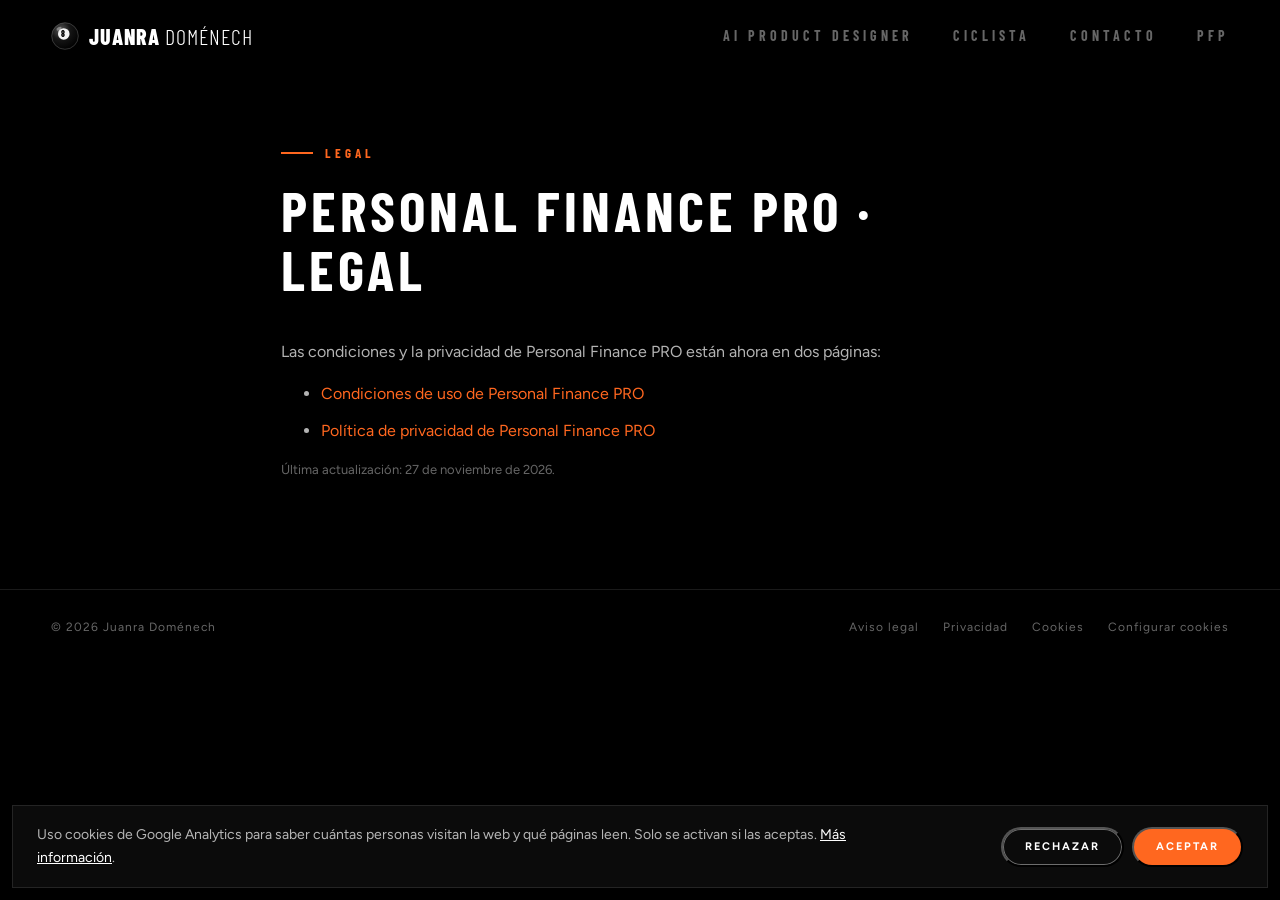
<file: condiciones-pfp.html>
<!DOCTYPE html>
<html lang="es" data-ga="G-3RP4GH70DX">
<head>
<meta charset="utf-8">
<meta name="viewport" content="width=device-width, initial-scale=1">
<title>Personal Finance PRO · Legal · Juanra Doménech</title>
<meta name="description" content="Personal Finance PRO · Legal de juanradomenech.com">
<meta name="robots" content="noindex">
<link rel="canonical" href="https://juanradomenech.com/condiciones-pfp.html">
<meta name="theme-color" content="#000000">
<meta property="og:type" content="website">
<meta property="og:locale" content="es_ES">
<meta property="og:site_name" content="Juanra Doménech">
<meta property="og:title" content="Personal Finance PRO · Legal · Juanra Doménech">
<meta property="og:description" content="Personal Finance PRO · Legal de juanradomenech.com">
<meta property="og:url" content="https://juanradomenech.com/condiciones-pfp.html">
<meta property="og:image" content="https://juanradomenech.com/img/og.png">
<meta property="og:image:width" content="1200">
<meta property="og:image:height" content="630">
<meta name="twitter:card" content="summary_large_image">
<link rel="icon" href="favicon.svg?v=6" type="image/svg+xml">
<link rel="icon" href="img/favicon-32.png?v=6" type="image/png" sizes="32x32">
<link rel="icon" href="img/favicon-192.png?v=6" type="image/png" sizes="192x192">
<link rel="apple-touch-icon" href="img/apple-touch-icon.png?v=6">
<link rel="preload" href="fonts/barlow-condensed-latin-700-normal.woff2" as="font" type="font/woff2" crossorigin>
<link rel="preload" href="fonts/figtree-latin-400-normal.woff2" as="font" type="font/woff2" crossorigin>
<link rel="stylesheet" href="css/estilos.css?v=53e68f4f">
</head>
<body>
<a class="saltar" href="#contenido">Saltar al contenido</a>
<header class="cabecera">
  <a class="logo" href="index.html" aria-label="Juanra Doménech, inicio"><svg class="logo-bola" viewBox="0 0 32 32" aria-hidden="true" focusable="false"><defs><radialGradient id="bola8" cx="34%" cy="28%" r="78%"><stop offset="0" stop-color="#5a5a5a"/><stop offset=".45" stop-color="#161616"/><stop offset="1" stop-color="#000"/></radialGradient></defs><circle cx="16" cy="16" r="15.2" fill="url(#bola8)" stroke="rgba(255,255,255,.28)" stroke-width=".8"/><circle cx="14.6" cy="13.6" r="6.6" fill="#f4f4f4"/><text x="14.6" y="17.1" text-anchor="middle" font-family="Barlow Condensed, Arial, sans-serif" font-weight="800" font-size="10" fill="#000">8</text><ellipse cx="9.2" cy="7.6" rx="3.2" ry="1.7" fill="#fff" opacity=".35" transform="rotate(-30 9.2 7.6)"/></svg><span class="logo-nombre">Juanra <span>Doménech</span></span></a>
  <nav class="menu" aria-label="Principal"><a href="consultor.html">AI Product Designer</a><a href="ciclista.html">Ciclista</a><a href="#contacto">Contacto</a><a href="personalfinance.html">PFP</a></nav>
  <button class="menu-boton" type="button" aria-label="Abrir el menú" aria-expanded="false" aria-controls="menu-movil"><span></span><span></span><span></span></button>
</header>
<div class="menu-movil" id="menu-movil">
  <a href="index.html">Inicio</a><a href="consultor.html">AI Product Designer</a><a href="ciclista.html">Ciclista</a><a href="#contacto">Contacto</a><a href="personalfinance.html">PFP</a>
  <div class="menu-pie"><a href="aviso-legal.html">Aviso legal</a><a href="privacidad.html">Privacidad</a><a href="https://www.linkedin.com/in/juanradomenech/" target="_blank" rel="noopener me">LinkedIn</a><a href="https://www.strava.com/athletes/1790674" target="_blank" rel="noopener me">Strava</a></div>
</div>
<main id="contenido" class="legal">
  <span class="etiqueta">Legal</span>
  <h1>Personal Finance PRO · Legal</h1>
  
  <p>Las condiciones y la privacidad de Personal Finance PRO están ahora en dos páginas:</p>
  <ul>
    <li><a href="pfp-condiciones.html">Condiciones de uso de Personal Finance PRO</a></li>
    <li><a href="pfp-privacidad.html">Política de privacidad de Personal Finance PRO</a></li>
  </ul>
  <p class="fecha">Última actualización: 27 de noviembre de 2026.</p>
</main>
<footer class="pie">
  <span>© 2026 Juanra Doménech</span>
  <nav aria-label="Legal"><a href="aviso-legal.html">Aviso legal</a><a href="privacidad.html">Privacidad</a><a href="cookies.html">Cookies</a><button type="button" class="pie-cookies" data-cookies hidden>Configurar cookies</button></nav>
</footer>
<script src="js/web.js?v=4409b723" defer></script>
<script src="js/consentimiento.js?v=2a28d7bd" defer></script>
<script src="js/promo-pfp.js?v=2489d7d7" defer></script>
</body>
</html>
</file>
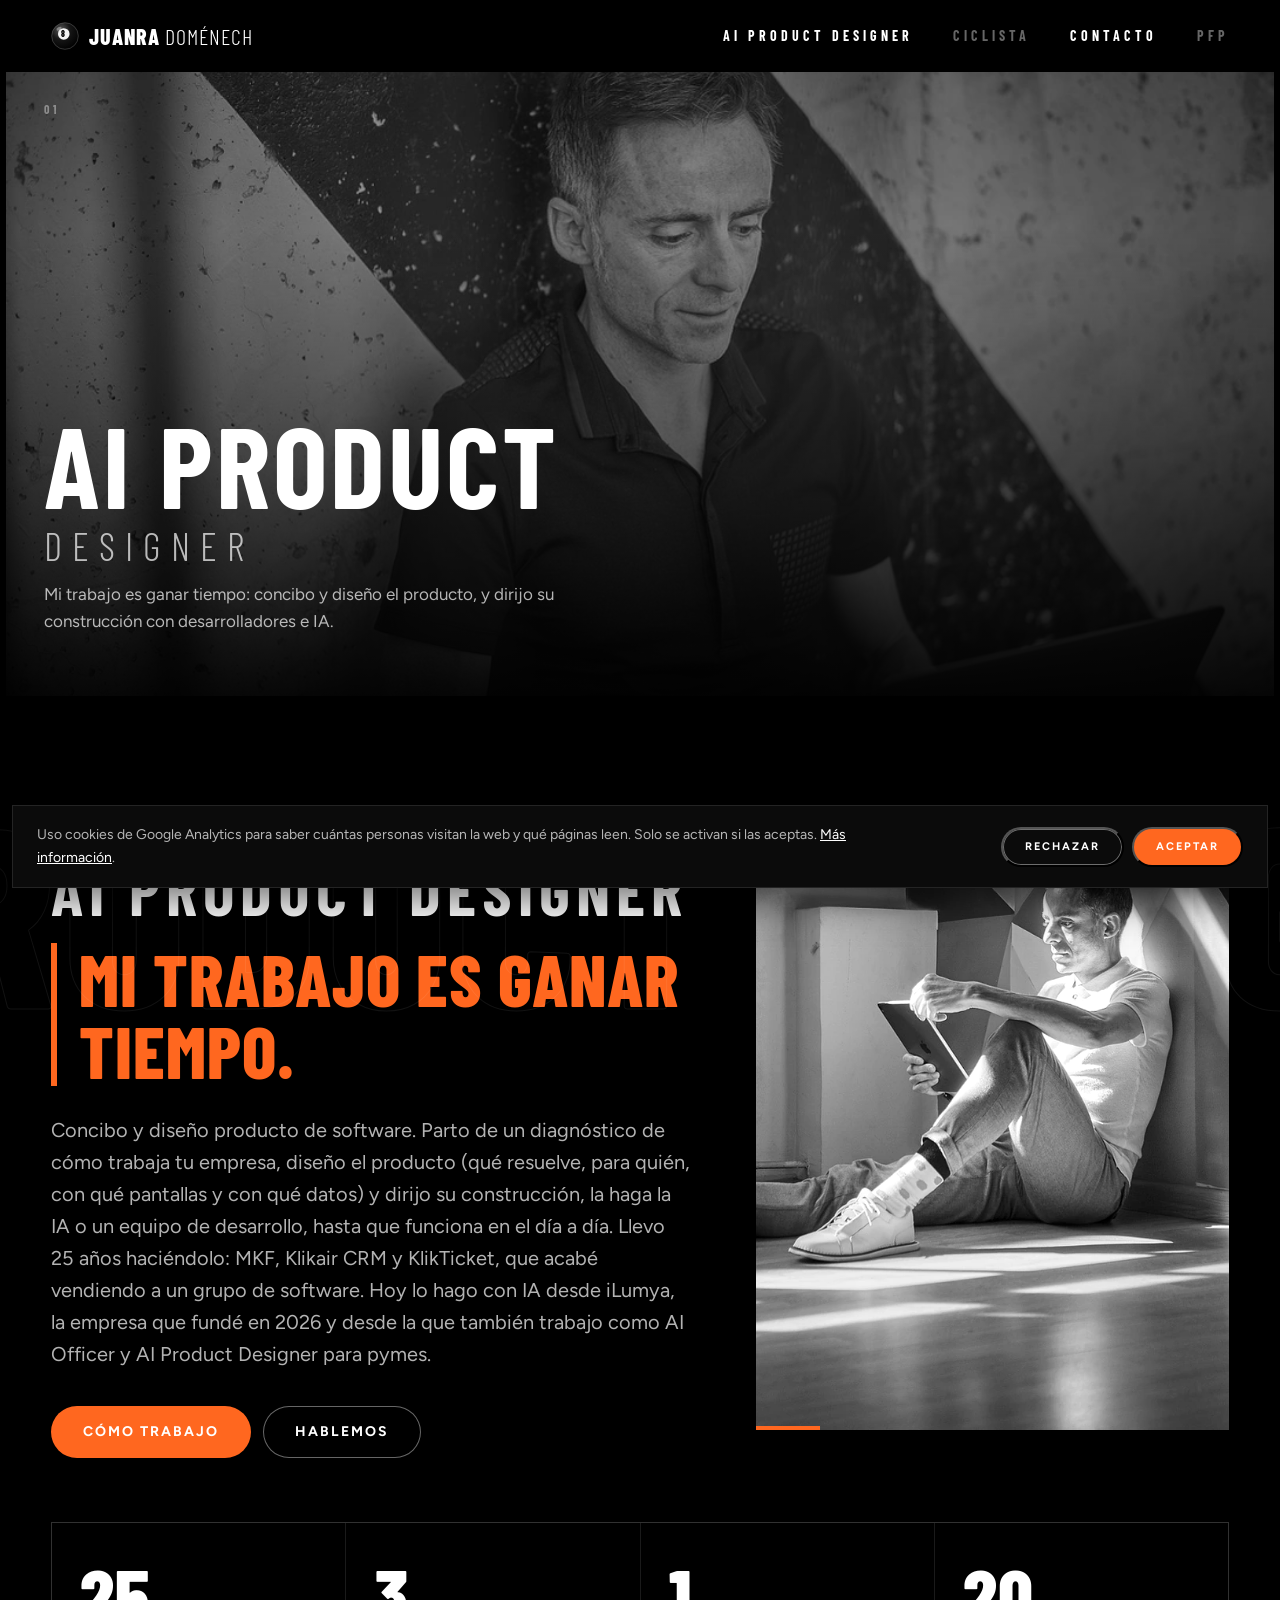
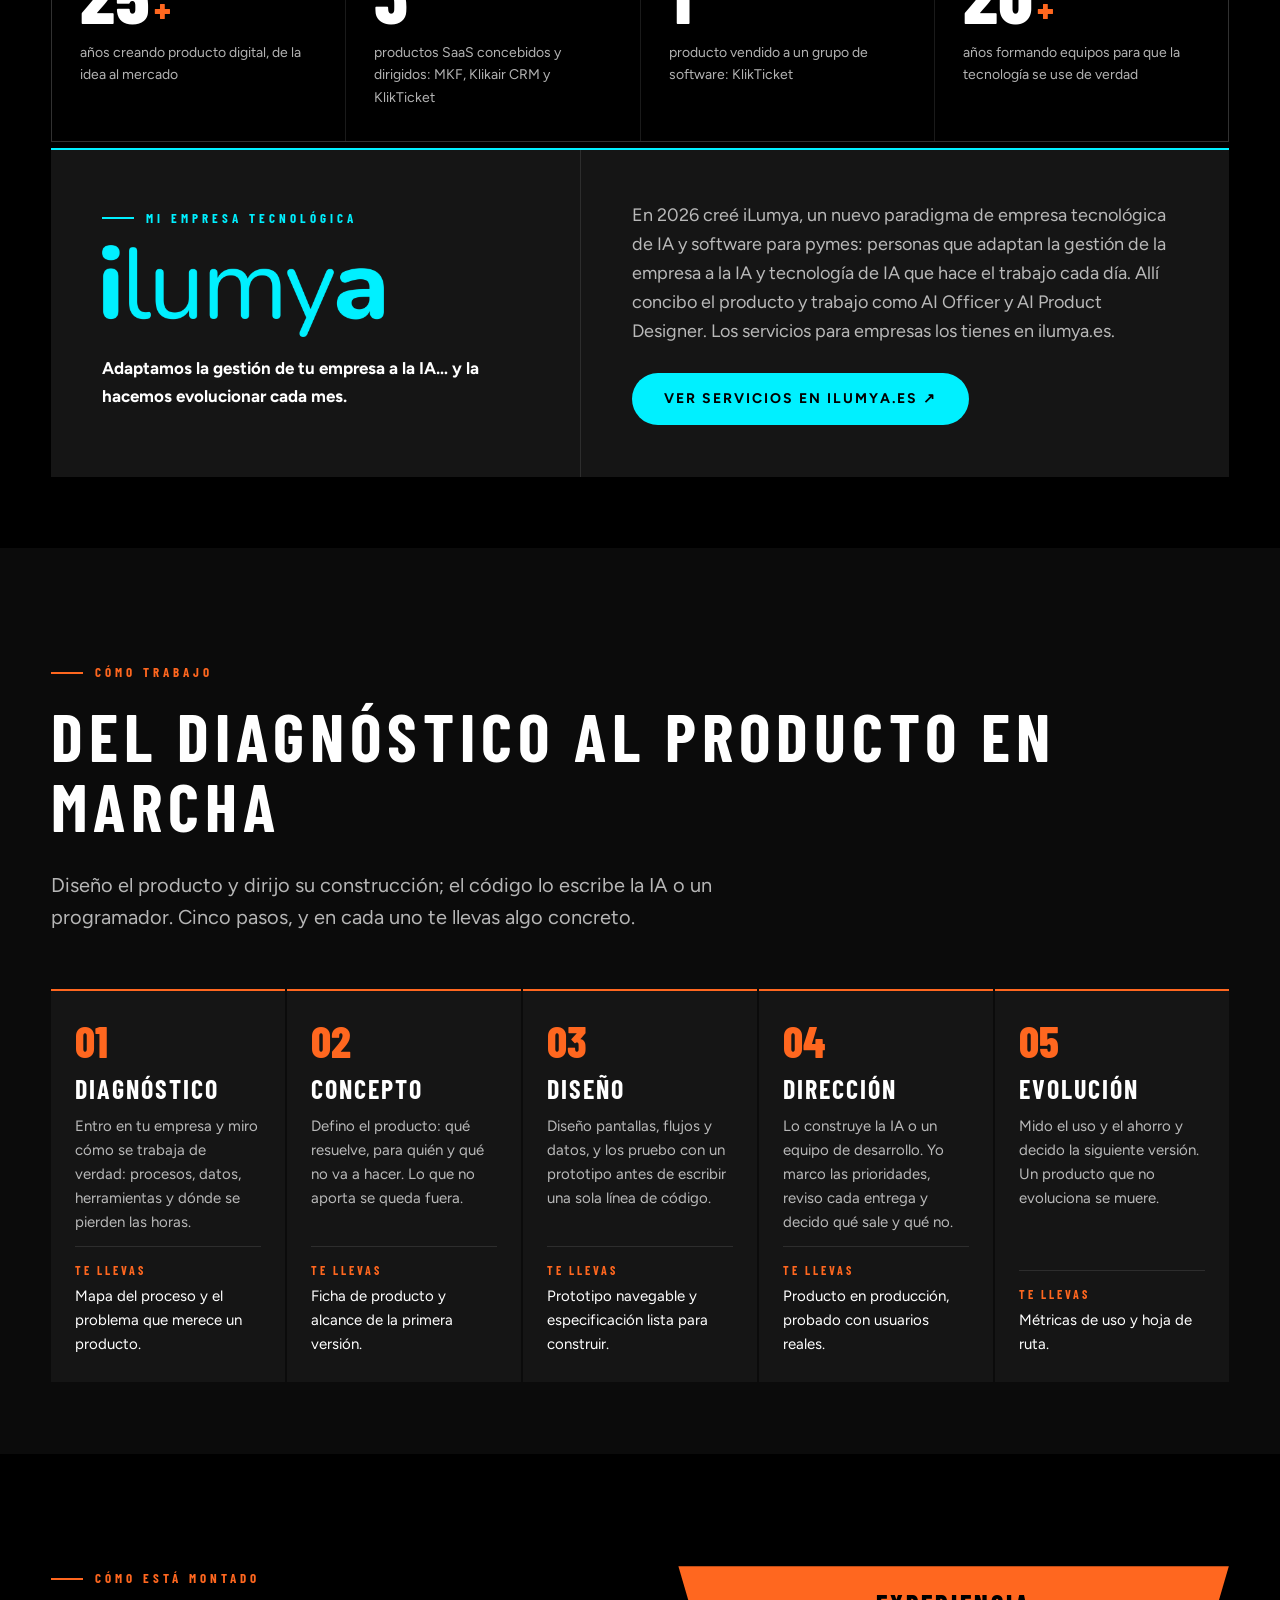
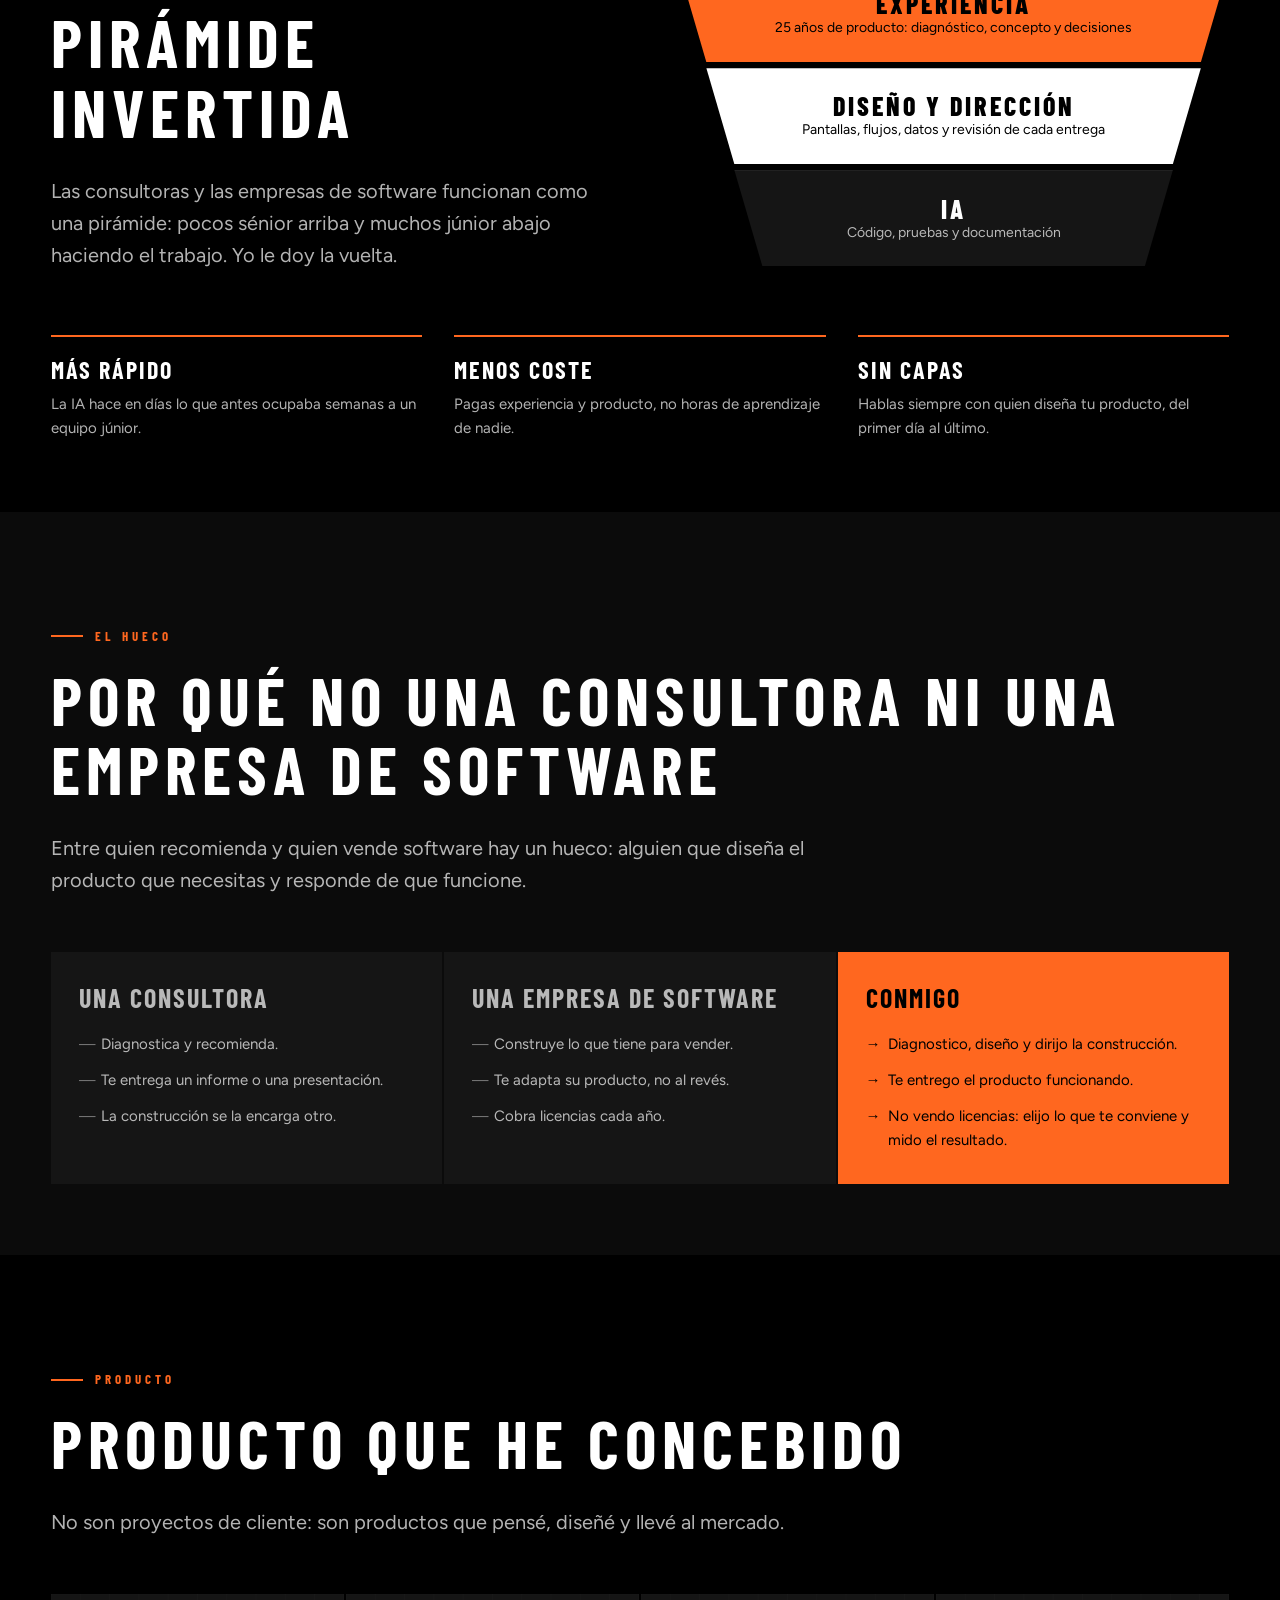
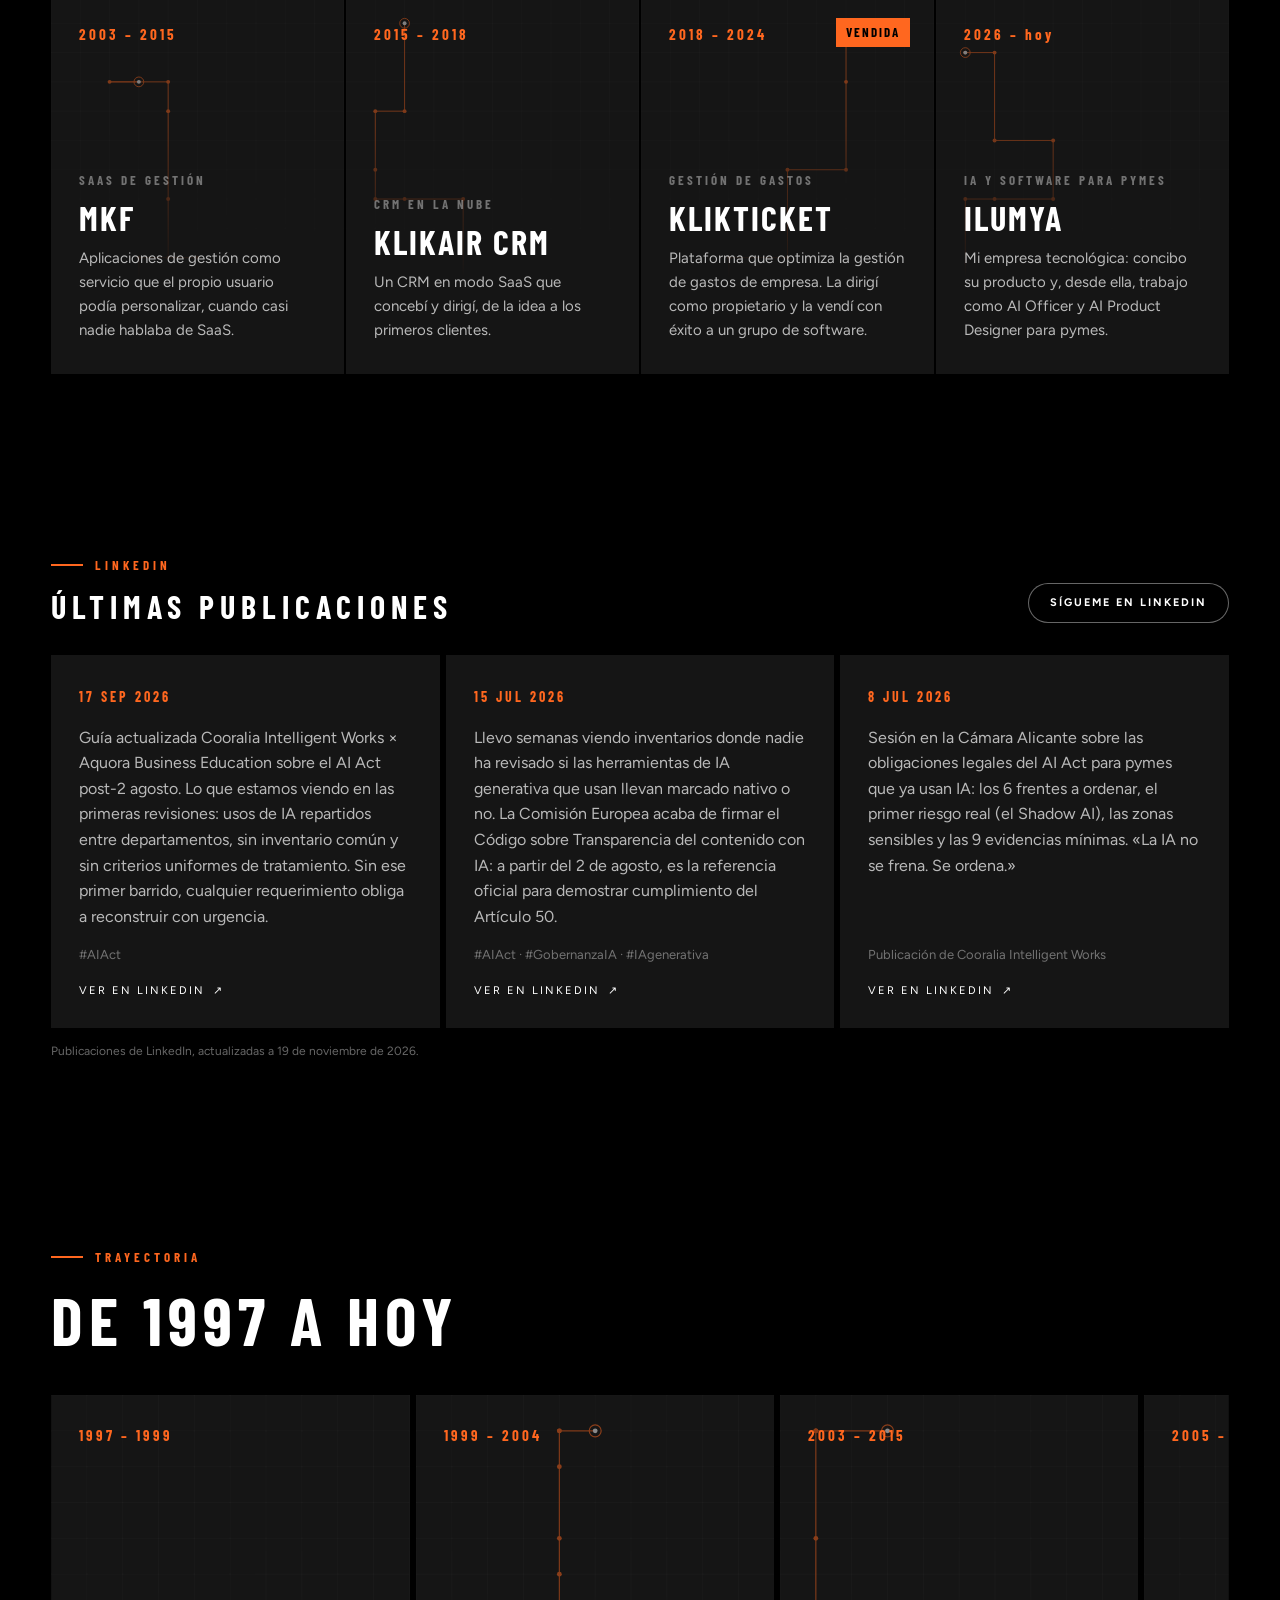
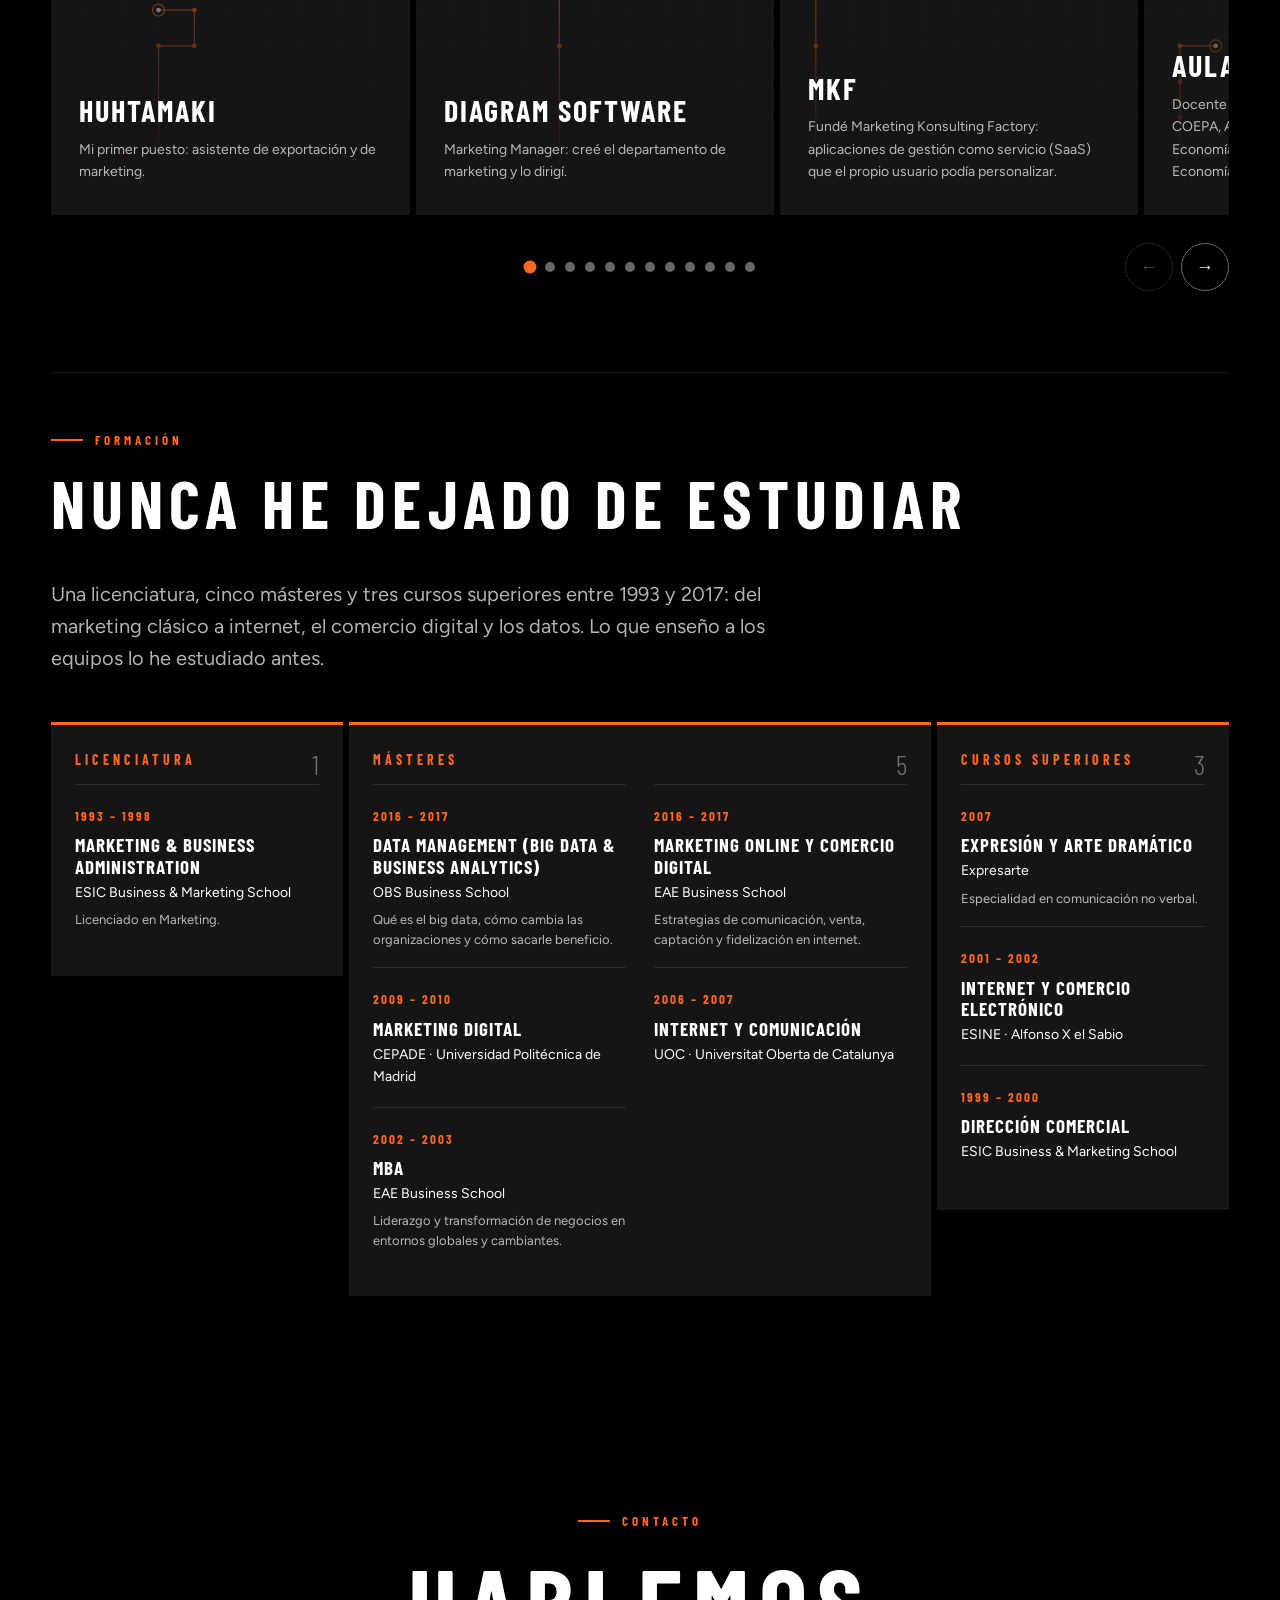
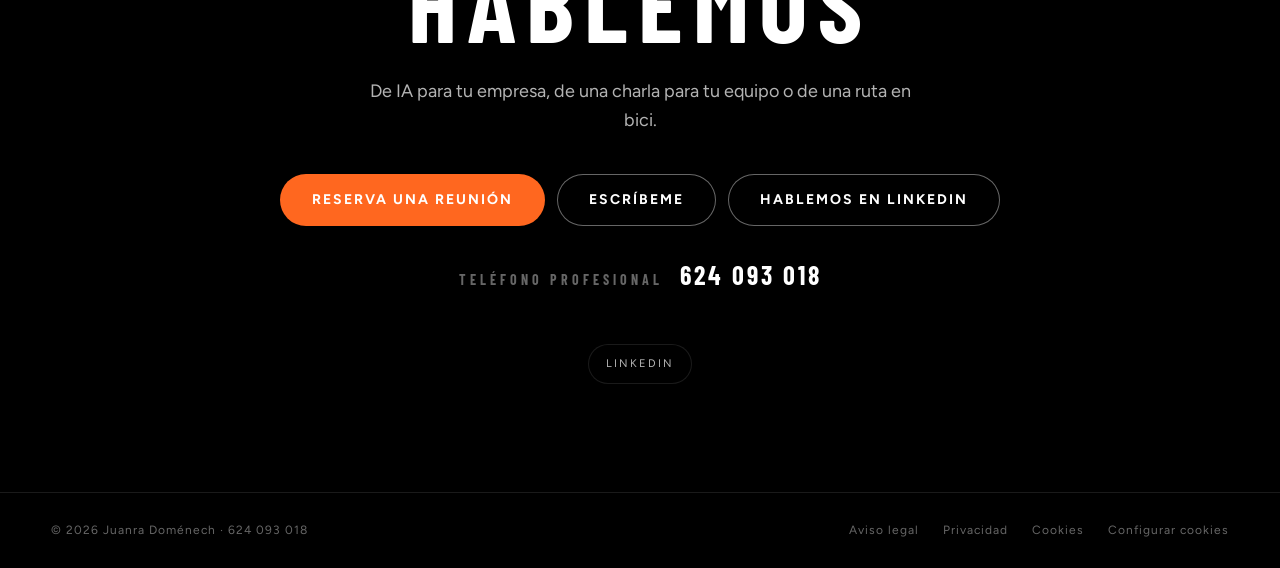
<file: consultor.html>
<!DOCTYPE html>
<html lang="es" data-ga="G-3RP4GH70DX">
<head>
<meta charset="utf-8">
<meta name="viewport" content="width=device-width, initial-scale=1">
<title>AI Product Designer · Juanra Doménech</title>
<meta name="description" content="Concibo y diseño producto de software. Parto de un diagnóstico de cómo trabaja tu empresa, diseño el producto (qué resuelve, para quién, con qué pantallas ">

<link rel="canonical" href="https://juanradomenech.com/consultor">
<meta name="theme-color" content="#000000">
<meta property="og:type" content="website">
<meta property="og:locale" content="es_ES">
<meta property="og:site_name" content="Juanra Doménech">
<meta property="og:title" content="AI Product Designer · Juanra Doménech">
<meta property="og:description" content="Concibo y diseño producto de software. Parto de un diagnóstico de cómo trabaja tu empresa, diseño el producto (qué resuelve, para quién, con qué pantallas ">
<meta property="og:url" content="https://juanradomenech.com/consultor">
<meta property="og:image" content="https://juanradomenech.com/img/og.png">
<meta property="og:image:width" content="1200">
<meta property="og:image:height" content="630">
<meta name="twitter:card" content="summary_large_image">
<link rel="icon" href="favicon.svg?v=6" type="image/svg+xml">
<link rel="icon" href="img/favicon-32.png?v=6" type="image/png" sizes="32x32">
<link rel="icon" href="img/favicon-192.png?v=6" type="image/png" sizes="192x192">
<link rel="apple-touch-icon" href="img/apple-touch-icon.png?v=6">
<link rel="preload" href="fonts/barlow-condensed-latin-700-normal.woff2" as="font" type="font/woff2" crossorigin>
<link rel="preload" href="fonts/figtree-latin-400-normal.woff2" as="font" type="font/woff2" crossorigin>
<link rel="stylesheet" href="css/estilos.css?v=53e68f4f">
</head>
<body>
<a class="saltar" href="#contenido">Saltar al contenido</a>
<header class="cabecera">
  <a class="logo" href="index.html" aria-label="Juanra Doménech, inicio"><svg class="logo-bola" viewBox="0 0 32 32" aria-hidden="true" focusable="false"><defs><radialGradient id="bola8" cx="34%" cy="28%" r="78%"><stop offset="0" stop-color="#5a5a5a"/><stop offset=".45" stop-color="#161616"/><stop offset="1" stop-color="#000"/></radialGradient></defs><circle cx="16" cy="16" r="15.2" fill="url(#bola8)" stroke="rgba(255,255,255,.28)" stroke-width=".8"/><circle cx="14.6" cy="13.6" r="6.6" fill="#f4f4f4"/><text x="14.6" y="17.1" text-anchor="middle" font-family="Barlow Condensed, Arial, sans-serif" font-weight="800" font-size="10" fill="#000">8</text><ellipse cx="9.2" cy="7.6" rx="3.2" ry="1.7" fill="#fff" opacity=".35" transform="rotate(-30 9.2 7.6)"/></svg><span class="logo-nombre">Juanra <span>Doménech</span></span></a>
  <nav class="menu" aria-label="Principal"><a href="consultor.html" class="activo" aria-current="page">AI Product Designer</a><a href="ciclista.html">Ciclista</a><a href="#contacto">Contacto</a><a href="personalfinance.html">PFP</a></nav>
  <button class="menu-boton" type="button" aria-label="Abrir el menú" aria-expanded="false" aria-controls="menu-movil"><span></span><span></span><span></span></button>
</header>
<div class="menu-movil" id="menu-movil">
  <a href="index.html">Inicio</a><a href="consultor.html" class="activo" aria-current="page">AI Product Designer</a><a href="ciclista.html">Ciclista</a><a href="#contacto">Contacto</a><a href="personalfinance.html">PFP</a>
  <div class="menu-pie"><a href="aviso-legal.html">Aviso legal</a><a href="privacidad.html">Privacidad</a><a href="https://www.linkedin.com/in/juanradomenech/" target="_blank" rel="noopener me">LinkedIn</a><a href="https://www.strava.com/athletes/1790674" target="_blank" rel="noopener me">Strava</a></div>
</div>
<main id="contenido">
<section class="portada portada--pagina" aria-labelledby="t-consultor">
  <div class="panel panel--fijo">
    <img class="foto foto--cabecera" src="media/fotos/juanra-portatil.webp" alt="" fetchpriority="high">
    <span class="panel-num">01</span>
    <div class="panel-texto">
      <h1 id="t-consultor">AI Product<span>Designer</span></h1>
      <p>Mi trabajo es ganar tiempo: concibo y diseño el producto, y dirijo su construcción con desarrolladores e IA.</p>
    </div>
  </div>
</section>
<section class="parte" aria-labelledby="t-intro-consultor">
  <span class="marca-agua" aria-hidden="true">AI Product Designer</span>
  <div class="wrap">
    <div class="intro intro--foto">
      <div>
        <span class="etiqueta">01 · AI Product Designer</span>
        <h2 class="titulo aparece" id="t-intro-consultor">AI Product Designer</h2>
        <p class="tiempo-destacado lema-pro aparece"><span>Mi trabajo es ganar tiempo.</span></p>
        <p class="entradilla aparece">Concibo y diseño producto de software. Parto de un diagnóstico de cómo trabaja tu empresa, diseño el producto (qué resuelve, para quién, con qué pantallas y con qué datos) y dirijo su construcción, la haga la IA o un equipo de desarrollo, hasta que funciona en el día a día. Llevo 25 años haciéndolo: MKF, Klikair CRM y KlikTicket, que acabé vendiendo a un grupo de software. Hoy lo hago con IA desde iLumya, la empresa que fundé en 2026 y desde la que también trabajo como AI Officer y AI Product Designer para pymes.</p>
        <p class="intro-acciones aparece"><a class="boton boton--lg" href="#metodo">Cómo trabajo</a><a class="boton boton--lg boton--linea" href="#contacto">Hablemos</a></p>
      </div>
      <figure class="intro-foto aparece"><img src="media/fotos/juanra-ipad.webp" alt="Juanra Doménech trabajando con una tableta"></figure>
    </div>
    <div class="cifras aparece"><div class="cifra"><b>25<small>+</small></b><span>años creando producto digital, de la idea al mercado</span></div><div class="cifra"><b>3<small></small></b><span>productos SaaS concebidos y dirigidos: MKF, Klikair CRM y KlikTicket</span></div><div class="cifra"><b>1<small></small></b><span>producto vendido a un grupo de software: KlikTicket</span></div><div class="cifra"><b>20<small>+</small></b><span>años formando equipos para que la tecnología se use de verdad</span></div></div>
    <div class="empresa aparece">
      <div class="empresa-marca"><span class="etiqueta">Mi empresa tecnológica</span><h3><img class="empresa-logo" src="media/marcas-propias/ilumya-logo-azul.png" alt="iLumya" width="900" height="296"></h3><p class="empresa-frase">Adaptamos la gestión de tu empresa a la IA… y la hacemos evolucionar cada mes.</p></div>
      <div class="empresa-texto"><p>En 2026 creé iLumya, un nuevo paradigma de empresa tecnológica de IA y software para pymes: personas que adaptan la gestión de la empresa a la IA y tecnología de IA que hace el trabajo cada día. Allí concibo el producto y trabajo como AI Officer y AI Product Designer. Los servicios para empresas los tienes en ilumya.es.</p>
        <a class="boton boton--lg" href="https://ilumya.es" target="_blank" rel="noopener">Ver servicios en ilumya.es ↗</a></div>
    </div>
  </div>
</section>
<section class="parte parte--suave metodo" id="metodo" aria-labelledby="t-metodo">
  <div class="wrap">
    <span class="etiqueta">Cómo trabajo</span>
    <h2 class="titulo aparece" id="t-metodo">Del diagnóstico al producto en marcha</h2>
    <p class="entradilla aparece">Diseño el producto y dirijo su construcción; el código lo escribe la IA o un programador. Cinco pasos, y en cada uno te llevas algo concreto.</p>
    <ol class="met-pasos"><li class="met-paso aparece"><span class="met-num">01</span><h3>Diagnóstico</h3><p>Entro en tu empresa y miro cómo se trabaja de verdad: procesos, datos, herramientas y dónde se pierden las horas.</p>
      <p class="met-entrega"><strong>Te llevas</strong>Mapa del proceso y el problema que merece un producto.</p></li><li class="met-paso aparece"><span class="met-num">02</span><h3>Concepto</h3><p>Defino el producto: qué resuelve, para quién y qué no va a hacer. Lo que no aporta se queda fuera.</p>
      <p class="met-entrega"><strong>Te llevas</strong>Ficha de producto y alcance de la primera versión.</p></li><li class="met-paso aparece"><span class="met-num">03</span><h3>Diseño</h3><p>Diseño pantallas, flujos y datos, y los pruebo con un prototipo antes de escribir una sola línea de código.</p>
      <p class="met-entrega"><strong>Te llevas</strong>Prototipo navegable y especificación lista para construir.</p></li><li class="met-paso aparece"><span class="met-num">04</span><h3>Dirección</h3><p>Lo construye la IA o un equipo de desarrollo. Yo marco las prioridades, reviso cada entrega y decido qué sale y qué no.</p>
      <p class="met-entrega"><strong>Te llevas</strong>Producto en producción, probado con usuarios reales.</p></li><li class="met-paso aparece"><span class="met-num">05</span><h3>Evolución</h3><p>Mido el uso y el ahorro y decido la siguiente versión. Un producto que no evoluciona se muere.</p>
      <p class="met-entrega"><strong>Te llevas</strong>Métricas de uso y hoja de ruta.</p></li></ol>
  </div>
</section>
<section class="parte piramide-sec" id="piramide" aria-labelledby="t-piramide">
  <div class="wrap">
    <div class="pir">
      <div>
        <span class="etiqueta">Cómo está montado</span>
        <h2 class="titulo aparece" id="t-piramide">Pirámide invertida</h2>
        <p class="entradilla aparece">Las consultoras y las empresas de software funcionan como una pirámide: pocos sénior arriba y muchos júnior abajo haciendo el trabajo. Yo le doy la vuelta.</p>
      </div>
      <div class="pir-figura aparece" role="img" aria-label="Pirámide invertida: arriba la experiencia, en medio el diseño y la dirección, abajo la IA"><div class="pir-capa pir-capa--1"><strong>Experiencia</strong><span>25 años de producto: diagnóstico, concepto y decisiones</span></div><div class="pir-capa pir-capa--2"><strong>Diseño y dirección</strong><span>Pantallas, flujos, datos y revisión de cada entrega</span></div><div class="pir-capa pir-capa--3"><strong>IA</strong><span>Código, pruebas y documentación</span></div></div>
    </div>
    <div class="ideas pir-ventajas aparece"><div class="idea"><h3>Más rápido</h3><p>La IA hace en días lo que antes ocupaba semanas a un equipo júnior.</p></div><div class="idea"><h3>Menos coste</h3><p>Pagas experiencia y producto, no horas de aprendizaje de nadie.</p></div><div class="idea"><h3>Sin capas</h3><p>Hablas siempre con quien diseña tu producto, del primer día al último.</p></div></div>
  </div>
</section>
<section class="parte parte--suave" id="por-que" aria-labelledby="t-por-que">
  <div class="wrap">
    <span class="etiqueta">El hueco</span>
    <h2 class="titulo aparece" id="t-por-que">Por qué no una consultora ni una empresa de software</h2>
    <p class="entradilla aparece">Entre quien recomienda y quien vende software hay un hueco: alguien que diseña el producto que necesitas y responde de que funcione.</p>
    <div class="rol-grid"><div class="rol-col aparece"><h3>Una consultora</h3>
      <ul><li>Diagnostica y recomienda.</li><li>Te entrega un informe o una presentación.</li><li>La construcción se la encarga otro.</li></ul></div><div class="rol-col aparece"><h3>Una empresa de software</h3>
      <ul><li>Construye lo que tiene para vender.</li><li>Te adapta su producto, no al revés.</li><li>Cobra licencias cada año.</li></ul></div><div class="rol-col rol-col--yo aparece"><h3>Conmigo</h3>
      <ul><li>Diagnostico, diseño y dirijo la construcción.</li><li>Te entrego el producto funcionando.</li><li>No vendo licencias: elijo lo que te conviene y mido el resultado.</li></ul></div></div>
  </div>
</section>
<section class="parte productos-sec" id="productos" aria-labelledby="t-productos">
  <div class="wrap">
    <span class="etiqueta">Producto</span>
    <h2 class="titulo aparece" id="t-productos">Producto que he concebido</h2>
    <p class="entradilla aparece">No son proyectos de cliente: son productos que pensé, diseñé y llevé al mercado.</p>
    <div class="productos"><article class="producto aparece">
      <svg class="arte-tarjeta" viewBox="0 0 600 900" preserveAspectRatio="xMidYMid slice" aria-hidden="true" focusable="false"><g stroke="#FFFFFF" stroke-opacity=".08" stroke-width="1"><line x1="0" y1="0" x2="0" y2="900"/><line x1="60" y1="0" x2="60" y2="900"/><line x1="120" y1="0" x2="120" y2="900"/><line x1="180" y1="0" x2="180" y2="900"/><line x1="240" y1="0" x2="240" y2="900"/><line x1="300" y1="0" x2="300" y2="900"/><line x1="360" y1="0" x2="360" y2="900"/><line x1="420" y1="0" x2="420" y2="900"/><line x1="480" y1="0" x2="480" y2="900"/><line x1="540" y1="0" x2="540" y2="900"/><line x1="600" y1="0" x2="600" y2="900"/><line x1="0" y1="0" x2="600" y2="0"/><line x1="0" y1="60" x2="600" y2="60"/><line x1="0" y1="120" x2="600" y2="120"/><line x1="0" y1="180" x2="600" y2="180"/><line x1="0" y1="240" x2="600" y2="240"/><line x1="0" y1="300" x2="600" y2="300"/><line x1="0" y1="360" x2="600" y2="360"/><line x1="0" y1="420" x2="600" y2="420"/><line x1="0" y1="480" x2="600" y2="480"/><line x1="0" y1="540" x2="600" y2="540"/><line x1="0" y1="600" x2="600" y2="600"/><line x1="0" y1="660" x2="600" y2="660"/><line x1="0" y1="720" x2="600" y2="720"/><line x1="0" y1="780" x2="600" y2="780"/><line x1="0" y1="840" x2="600" y2="840"/><line x1="0" y1="900" x2="600" y2="900"/></g><polyline points="180,780 180,720 180,540 300,540 240,540 240,420 240,240 240,180 120,180 180,180" fill="none" stroke="#FF671F" stroke-width="2" stroke-opacity=".9"/><g fill="#FF671F"><circle cx="180" cy="720" r="4"/><circle cx="180" cy="540" r="4"/><circle cx="300" cy="540" r="4"/><circle cx="240" cy="540" r="4"/><circle cx="240" cy="420" r="4"/><circle cx="240" cy="240" r="4"/><circle cx="240" cy="180" r="4"/><circle cx="120" cy="180" r="4"/></g><circle cx="180" cy="180" r="10" fill="none" stroke="#FF671F" stroke-width="2"/><circle cx="180" cy="180" r="4" fill="#FFFFFF"/></svg>
      <span class="anos">2003 – 2015</span>
      <span class="producto-tipo">SaaS de gestión</span>
      <h3>MKF</h3>
      <p>Aplicaciones de gestión como servicio que el propio usuario podía personalizar, cuando casi nadie hablaba de SaaS.</p>
    </article><article class="producto aparece">
      <svg class="arte-tarjeta" viewBox="0 0 600 900" preserveAspectRatio="xMidYMid slice" aria-hidden="true" focusable="false"><g stroke="#FFFFFF" stroke-opacity=".08" stroke-width="1"><line x1="0" y1="0" x2="0" y2="900"/><line x1="60" y1="0" x2="60" y2="900"/><line x1="120" y1="0" x2="120" y2="900"/><line x1="180" y1="0" x2="180" y2="900"/><line x1="240" y1="0" x2="240" y2="900"/><line x1="300" y1="0" x2="300" y2="900"/><line x1="360" y1="0" x2="360" y2="900"/><line x1="420" y1="0" x2="420" y2="900"/><line x1="480" y1="0" x2="480" y2="900"/><line x1="540" y1="0" x2="540" y2="900"/><line x1="600" y1="0" x2="600" y2="900"/><line x1="0" y1="0" x2="600" y2="0"/><line x1="0" y1="60" x2="600" y2="60"/><line x1="0" y1="120" x2="600" y2="120"/><line x1="0" y1="180" x2="600" y2="180"/><line x1="0" y1="240" x2="600" y2="240"/><line x1="0" y1="300" x2="600" y2="300"/><line x1="0" y1="360" x2="600" y2="360"/><line x1="0" y1="420" x2="600" y2="420"/><line x1="0" y1="480" x2="600" y2="480"/><line x1="0" y1="540" x2="600" y2="540"/><line x1="0" y1="600" x2="600" y2="600"/><line x1="0" y1="660" x2="600" y2="660"/><line x1="0" y1="720" x2="600" y2="720"/><line x1="0" y1="780" x2="600" y2="780"/><line x1="0" y1="840" x2="600" y2="840"/><line x1="0" y1="900" x2="600" y2="900"/></g><polyline points="120,780 240,780 240,600 240,420 120,420 60,420 60,360 60,240 120,240 120,60" fill="none" stroke="#FF671F" stroke-width="2" stroke-opacity=".9"/><g fill="#FF671F"><circle cx="240" cy="780" r="4"/><circle cx="240" cy="600" r="4"/><circle cx="240" cy="420" r="4"/><circle cx="120" cy="420" r="4"/><circle cx="60" cy="420" r="4"/><circle cx="60" cy="360" r="4"/><circle cx="60" cy="240" r="4"/><circle cx="120" cy="240" r="4"/></g><circle cx="120" cy="60" r="10" fill="none" stroke="#FF671F" stroke-width="2"/><circle cx="120" cy="60" r="4" fill="#FFFFFF"/></svg>
      <span class="anos">2015 – 2018</span>
      <span class="producto-tipo">CRM en la nube</span>
      <h3>Klikair CRM</h3>
      <p>Un CRM en modo SaaS que concebí y dirigí, de la idea a los primeros clientes.</p>
    </article><article class="producto aparece">
      <svg class="arte-tarjeta" viewBox="0 0 600 900" preserveAspectRatio="xMidYMid slice" aria-hidden="true" focusable="false"><g stroke="#FFFFFF" stroke-opacity=".08" stroke-width="1"><line x1="0" y1="0" x2="0" y2="900"/><line x1="60" y1="0" x2="60" y2="900"/><line x1="120" y1="0" x2="120" y2="900"/><line x1="180" y1="0" x2="180" y2="900"/><line x1="240" y1="0" x2="240" y2="900"/><line x1="300" y1="0" x2="300" y2="900"/><line x1="360" y1="0" x2="360" y2="900"/><line x1="420" y1="0" x2="420" y2="900"/><line x1="480" y1="0" x2="480" y2="900"/><line x1="540" y1="0" x2="540" y2="900"/><line x1="600" y1="0" x2="600" y2="900"/><line x1="0" y1="0" x2="600" y2="0"/><line x1="0" y1="60" x2="600" y2="60"/><line x1="0" y1="120" x2="600" y2="120"/><line x1="0" y1="180" x2="600" y2="180"/><line x1="0" y1="240" x2="600" y2="240"/><line x1="0" y1="300" x2="600" y2="300"/><line x1="0" y1="360" x2="600" y2="360"/><line x1="0" y1="420" x2="600" y2="420"/><line x1="0" y1="480" x2="600" y2="480"/><line x1="0" y1="540" x2="600" y2="540"/><line x1="0" y1="600" x2="600" y2="600"/><line x1="0" y1="660" x2="600" y2="660"/><line x1="0" y1="720" x2="600" y2="720"/><line x1="0" y1="780" x2="600" y2="780"/><line x1="0" y1="840" x2="600" y2="840"/><line x1="0" y1="900" x2="600" y2="900"/></g><polyline points="180,780 180,600 180,540 300,540 300,360 420,360 420,180 420,60 420,60 420,60" fill="none" stroke="#FF671F" stroke-width="2" stroke-opacity=".9"/><g fill="#FF671F"><circle cx="180" cy="600" r="4"/><circle cx="180" cy="540" r="4"/><circle cx="300" cy="540" r="4"/><circle cx="300" cy="360" r="4"/><circle cx="420" cy="360" r="4"/><circle cx="420" cy="180" r="4"/><circle cx="420" cy="60" r="4"/><circle cx="420" cy="60" r="4"/></g><circle cx="420" cy="60" r="10" fill="none" stroke="#FF671F" stroke-width="2"/><circle cx="420" cy="60" r="4" fill="#FFFFFF"/></svg>
      <span class="anos">2018 – 2024</span><span class="sello">Vendida</span>
      <span class="producto-tipo">Gestión de gastos</span>
      <h3>KlikTicket</h3>
      <p>Plataforma que optimiza la gestión de gastos de empresa. La dirigí como propietario y la vendí con éxito a un grupo de software.</p>
    </article><article class="producto aparece">
      <svg class="arte-tarjeta" viewBox="0 0 600 900" preserveAspectRatio="xMidYMid slice" aria-hidden="true" focusable="false"><g stroke="#FFFFFF" stroke-opacity=".08" stroke-width="1"><line x1="0" y1="0" x2="0" y2="900"/><line x1="60" y1="0" x2="60" y2="900"/><line x1="120" y1="0" x2="120" y2="900"/><line x1="180" y1="0" x2="180" y2="900"/><line x1="240" y1="0" x2="240" y2="900"/><line x1="300" y1="0" x2="300" y2="900"/><line x1="360" y1="0" x2="360" y2="900"/><line x1="420" y1="0" x2="420" y2="900"/><line x1="480" y1="0" x2="480" y2="900"/><line x1="540" y1="0" x2="540" y2="900"/><line x1="600" y1="0" x2="600" y2="900"/><line x1="0" y1="0" x2="600" y2="0"/><line x1="0" y1="60" x2="600" y2="60"/><line x1="0" y1="120" x2="600" y2="120"/><line x1="0" y1="180" x2="600" y2="180"/><line x1="0" y1="240" x2="600" y2="240"/><line x1="0" y1="300" x2="600" y2="300"/><line x1="0" y1="360" x2="600" y2="360"/><line x1="0" y1="420" x2="600" y2="420"/><line x1="0" y1="480" x2="600" y2="480"/><line x1="0" y1="540" x2="600" y2="540"/><line x1="0" y1="600" x2="600" y2="600"/><line x1="0" y1="660" x2="600" y2="660"/><line x1="0" y1="720" x2="600" y2="720"/><line x1="0" y1="780" x2="600" y2="780"/><line x1="0" y1="840" x2="600" y2="840"/><line x1="0" y1="900" x2="600" y2="900"/></g><polyline points="60,780 60,600 60,420 120,420 240,420 240,300 120,300 120,120 60,120 60,120" fill="none" stroke="#FF671F" stroke-width="2" stroke-opacity=".9"/><g fill="#FF671F"><circle cx="60" cy="600" r="4"/><circle cx="60" cy="420" r="4"/><circle cx="120" cy="420" r="4"/><circle cx="240" cy="420" r="4"/><circle cx="240" cy="300" r="4"/><circle cx="120" cy="300" r="4"/><circle cx="120" cy="120" r="4"/><circle cx="60" cy="120" r="4"/></g><circle cx="60" cy="120" r="10" fill="none" stroke="#FF671F" stroke-width="2"/><circle cx="60" cy="120" r="4" fill="#FFFFFF"/></svg>
      <span class="anos">2026 – hoy</span>
      <span class="producto-tipo">IA y software para pymes</span>
      <h3>iLumya</h3>
      <p>Mi empresa tecnológica: concibo su producto y, desde ella, trabajo como AI Officer y AI Product Designer para pymes.</p>
    </article></div>
  </div>
</section>

<section class="parte linkedin-sec" aria-labelledby="t-linkedin">
  <div class="wrap">
    <div class="cabeza-sec cabeza-sec--primera"><div><span class="etiqueta">LinkedIn</span><h2 class="titulo-sec" id="t-linkedin">Últimas publicaciones</h2></div><a class="boton boton--linea" href="https://www.linkedin.com/in/juanradomenech/" target="_blank" rel="noopener">Sígueme en LinkedIn</a></div>
    <div class="salidas"><a class="post aparece" href="https://www.linkedin.com/posts/juanradomenech_gu%C3%ADa-actualizada-cooralia-intelligent-works-share-7506295217550135296-EVQu/" target="_blank" rel="noopener">
      <span class="salida-fecha">17 sep 2026</span>
      <p class="post-texto">Guía actualizada Cooralia Intelligent Works × Aquora Business Education sobre el AI Act post-2 agosto. Lo que estamos viendo en las primeras revisiones: usos de IA repartidos entre departamentos, sin inventario común y sin criterios uniformes de tratamiento. Sin ese primer barrido, cualquier requerimiento obliga a reconstruir con urgencia.</p>
      <p class="post-datos">#AIAct</p>
      <span class="ver-mas">Ver en LinkedIn <i>↗</i></span>
    </a><a class="post aparece" href="https://www.linkedin.com/posts/juanradomenech_aiact-gobernanzaia-iagenerativa-share-7483049506318635008-d5V-/" target="_blank" rel="noopener">
      <span class="salida-fecha">15 jul 2026</span>
      <p class="post-texto">Llevo semanas viendo inventarios donde nadie ha revisado si las herramientas de IA generativa que usan llevan marcado nativo o no. La Comisión Europea acaba de firmar el Código sobre Transparencia del contenido con IA: a partir del 2 de agosto, es la referencia oficial para demostrar cumplimiento del Artículo 50.</p>
      <p class="post-datos">#AIAct · #GobernanzaIA · #IAgenerativa</p>
      <span class="ver-mas">Ver en LinkedIn <i>↗</i></span>
    </a><a class="post aparece" href="https://www.linkedin.com/posts/aiact-gobernanzaia-regulacionia-ugcPost-7480629924408528896-3WZl/" target="_blank" rel="noopener">
      <span class="salida-fecha">8 jul 2026</span>
      <p class="post-texto">Sesión en la Cámara Alicante sobre las obligaciones legales del AI Act para pymes que ya usan IA: los 6 frentes a ordenar, el primer riesgo real (el Shadow AI), las zonas sensibles y las 9 evidencias mínimas. «La IA no se frena. Se ordena.»</p>
      <p class="post-datos">Publicación de Cooralia Intelligent Works</p>
      <span class="ver-mas">Ver en LinkedIn <i>↗</i></span>
    </a></div>
    <p class="fuente">Publicaciones de LinkedIn, actualizadas a 19 de noviembre de 2026.</p>
  </div>
</section>
<section class="parte trayectoria-sec" aria-labelledby="t-trayectoria">
  <div class="wrap">
    <span class="etiqueta">Trayectoria</span>
    <h2 class="titulo aparece" id="t-trayectoria">De 1997 a hoy</h2>
  </div>
  <div class="carrusel aparece" id="trayectoria">
  <div class="pista" tabindex="0" role="region" aria-roledescription="carrusel" aria-label="Trayectoria profesional"><article class="tarjeta">
      <svg class="arte-tarjeta" viewBox="0 0 600 900" preserveAspectRatio="xMidYMid slice" aria-hidden="true" focusable="false"><g stroke="#FFFFFF" stroke-opacity=".08" stroke-width="1"><line x1="0" y1="0" x2="0" y2="900"/><line x1="60" y1="0" x2="60" y2="900"/><line x1="120" y1="0" x2="120" y2="900"/><line x1="180" y1="0" x2="180" y2="900"/><line x1="240" y1="0" x2="240" y2="900"/><line x1="300" y1="0" x2="300" y2="900"/><line x1="360" y1="0" x2="360" y2="900"/><line x1="420" y1="0" x2="420" y2="900"/><line x1="480" y1="0" x2="480" y2="900"/><line x1="540" y1="0" x2="540" y2="900"/><line x1="600" y1="0" x2="600" y2="900"/><line x1="0" y1="0" x2="600" y2="0"/><line x1="0" y1="60" x2="600" y2="60"/><line x1="0" y1="120" x2="600" y2="120"/><line x1="0" y1="180" x2="600" y2="180"/><line x1="0" y1="240" x2="600" y2="240"/><line x1="0" y1="300" x2="600" y2="300"/><line x1="0" y1="360" x2="600" y2="360"/><line x1="0" y1="420" x2="600" y2="420"/><line x1="0" y1="480" x2="600" y2="480"/><line x1="0" y1="540" x2="600" y2="540"/><line x1="0" y1="600" x2="600" y2="600"/><line x1="0" y1="660" x2="600" y2="660"/><line x1="0" y1="720" x2="600" y2="720"/><line x1="0" y1="780" x2="600" y2="780"/><line x1="0" y1="840" x2="600" y2="840"/><line x1="0" y1="900" x2="600" y2="900"/></g><polyline points="60,780 60,720 120,720 120,660 120,600 180,600 180,420 240,420 240,360 180,360" fill="none" stroke="#FF671F" stroke-width="2" stroke-opacity=".9"/><g fill="#FF671F"><circle cx="60" cy="720" r="4"/><circle cx="120" cy="720" r="4"/><circle cx="120" cy="660" r="4"/><circle cx="120" cy="600" r="4"/><circle cx="180" cy="600" r="4"/><circle cx="180" cy="420" r="4"/><circle cx="240" cy="420" r="4"/><circle cx="240" cy="360" r="4"/></g><circle cx="180" cy="360" r="10" fill="none" stroke="#FF671F" stroke-width="2"/><circle cx="180" cy="360" r="4" fill="#FFFFFF"/></svg>
      <span class="anos">1997 – 1999</span>
      <h3>Huhtamaki</h3>
      <p>Mi primer puesto: asistente de exportación y de marketing.</p>
    </article><article class="tarjeta">
      <svg class="arte-tarjeta" viewBox="0 0 600 900" preserveAspectRatio="xMidYMid slice" aria-hidden="true" focusable="false"><g stroke="#FFFFFF" stroke-opacity=".08" stroke-width="1"><line x1="0" y1="0" x2="0" y2="900"/><line x1="60" y1="0" x2="60" y2="900"/><line x1="120" y1="0" x2="120" y2="900"/><line x1="180" y1="0" x2="180" y2="900"/><line x1="240" y1="0" x2="240" y2="900"/><line x1="300" y1="0" x2="300" y2="900"/><line x1="360" y1="0" x2="360" y2="900"/><line x1="420" y1="0" x2="420" y2="900"/><line x1="480" y1="0" x2="480" y2="900"/><line x1="540" y1="0" x2="540" y2="900"/><line x1="600" y1="0" x2="600" y2="900"/><line x1="0" y1="0" x2="600" y2="0"/><line x1="0" y1="60" x2="600" y2="60"/><line x1="0" y1="120" x2="600" y2="120"/><line x1="0" y1="180" x2="600" y2="180"/><line x1="0" y1="240" x2="600" y2="240"/><line x1="0" y1="300" x2="600" y2="300"/><line x1="0" y1="360" x2="600" y2="360"/><line x1="0" y1="420" x2="600" y2="420"/><line x1="0" y1="480" x2="600" y2="480"/><line x1="0" y1="540" x2="600" y2="540"/><line x1="0" y1="600" x2="600" y2="600"/><line x1="0" y1="660" x2="600" y2="660"/><line x1="0" y1="720" x2="600" y2="720"/><line x1="0" y1="780" x2="600" y2="780"/><line x1="0" y1="840" x2="600" y2="840"/><line x1="0" y1="900" x2="600" y2="900"/></g><polyline points="180,780 240,780 240,600 240,420 240,300 240,240 240,120 240,60 240,60 300,60" fill="none" stroke="#FF671F" stroke-width="2" stroke-opacity=".9"/><g fill="#FF671F"><circle cx="240" cy="780" r="4"/><circle cx="240" cy="600" r="4"/><circle cx="240" cy="420" r="4"/><circle cx="240" cy="300" r="4"/><circle cx="240" cy="240" r="4"/><circle cx="240" cy="120" r="4"/><circle cx="240" cy="60" r="4"/><circle cx="240" cy="60" r="4"/></g><circle cx="300" cy="60" r="10" fill="none" stroke="#FF671F" stroke-width="2"/><circle cx="300" cy="60" r="4" fill="#FFFFFF"/></svg>
      <span class="anos">1999 – 2004</span>
      <h3>Diagram Software</h3>
      <p>Marketing Manager: creé el departamento de marketing y lo dirigí.</p>
    </article><article class="tarjeta">
      <svg class="arte-tarjeta" viewBox="0 0 600 900" preserveAspectRatio="xMidYMid slice" aria-hidden="true" focusable="false"><g stroke="#FFFFFF" stroke-opacity=".08" stroke-width="1"><line x1="0" y1="0" x2="0" y2="900"/><line x1="60" y1="0" x2="60" y2="900"/><line x1="120" y1="0" x2="120" y2="900"/><line x1="180" y1="0" x2="180" y2="900"/><line x1="240" y1="0" x2="240" y2="900"/><line x1="300" y1="0" x2="300" y2="900"/><line x1="360" y1="0" x2="360" y2="900"/><line x1="420" y1="0" x2="420" y2="900"/><line x1="480" y1="0" x2="480" y2="900"/><line x1="540" y1="0" x2="540" y2="900"/><line x1="600" y1="0" x2="600" y2="900"/><line x1="0" y1="0" x2="600" y2="0"/><line x1="0" y1="60" x2="600" y2="60"/><line x1="0" y1="120" x2="600" y2="120"/><line x1="0" y1="180" x2="600" y2="180"/><line x1="0" y1="240" x2="600" y2="240"/><line x1="0" y1="300" x2="600" y2="300"/><line x1="0" y1="360" x2="600" y2="360"/><line x1="0" y1="420" x2="600" y2="420"/><line x1="0" y1="480" x2="600" y2="480"/><line x1="0" y1="540" x2="600" y2="540"/><line x1="0" y1="600" x2="600" y2="600"/><line x1="0" y1="660" x2="600" y2="660"/><line x1="0" y1="720" x2="600" y2="720"/><line x1="0" y1="780" x2="600" y2="780"/><line x1="0" y1="840" x2="600" y2="840"/><line x1="0" y1="900" x2="600" y2="900"/></g><polyline points="60,780 120,780 120,600 60,600 60,420 60,240 60,60 60,60 60,60 180,60" fill="none" stroke="#FF671F" stroke-width="2" stroke-opacity=".9"/><g fill="#FF671F"><circle cx="120" cy="780" r="4"/><circle cx="120" cy="600" r="4"/><circle cx="60" cy="600" r="4"/><circle cx="60" cy="420" r="4"/><circle cx="60" cy="240" r="4"/><circle cx="60" cy="60" r="4"/><circle cx="60" cy="60" r="4"/><circle cx="60" cy="60" r="4"/></g><circle cx="180" cy="60" r="10" fill="none" stroke="#FF671F" stroke-width="2"/><circle cx="180" cy="60" r="4" fill="#FFFFFF"/></svg>
      <span class="anos">2003 – 2015</span>
      <h3>MKF</h3>
      <p>Fundé Marketing Konsulting Factory: aplicaciones de gestión como servicio (SaaS) que el propio usuario podía personalizar.</p>
    </article><article class="tarjeta">
      <svg class="arte-tarjeta" viewBox="0 0 600 900" preserveAspectRatio="xMidYMid slice" aria-hidden="true" focusable="false"><g stroke="#FFFFFF" stroke-opacity=".08" stroke-width="1"><line x1="0" y1="0" x2="0" y2="900"/><line x1="60" y1="0" x2="60" y2="900"/><line x1="120" y1="0" x2="120" y2="900"/><line x1="180" y1="0" x2="180" y2="900"/><line x1="240" y1="0" x2="240" y2="900"/><line x1="300" y1="0" x2="300" y2="900"/><line x1="360" y1="0" x2="360" y2="900"/><line x1="420" y1="0" x2="420" y2="900"/><line x1="480" y1="0" x2="480" y2="900"/><line x1="540" y1="0" x2="540" y2="900"/><line x1="600" y1="0" x2="600" y2="900"/><line x1="0" y1="0" x2="600" y2="0"/><line x1="0" y1="60" x2="600" y2="60"/><line x1="0" y1="120" x2="600" y2="120"/><line x1="0" y1="180" x2="600" y2="180"/><line x1="0" y1="240" x2="600" y2="240"/><line x1="0" y1="300" x2="600" y2="300"/><line x1="0" y1="360" x2="600" y2="360"/><line x1="0" y1="420" x2="600" y2="420"/><line x1="0" y1="480" x2="600" y2="480"/><line x1="0" y1="540" x2="600" y2="540"/><line x1="0" y1="600" x2="600" y2="600"/><line x1="0" y1="660" x2="600" y2="660"/><line x1="0" y1="720" x2="600" y2="720"/><line x1="0" y1="780" x2="600" y2="780"/><line x1="0" y1="840" x2="600" y2="840"/><line x1="0" y1="900" x2="600" y2="900"/></g><polyline points="180,780 180,600 120,600 60,600 180,600 60,600 60,540 60,480 60,420 120,420" fill="none" stroke="#FF671F" stroke-width="2" stroke-opacity=".9"/><g fill="#FF671F"><circle cx="180" cy="600" r="4"/><circle cx="120" cy="600" r="4"/><circle cx="60" cy="600" r="4"/><circle cx="180" cy="600" r="4"/><circle cx="60" cy="600" r="4"/><circle cx="60" cy="540" r="4"/><circle cx="60" cy="480" r="4"/><circle cx="60" cy="420" r="4"/></g><circle cx="120" cy="420" r="10" fill="none" stroke="#FF671F" stroke-width="2"/><circle cx="120" cy="420" r="4" fill="#FFFFFF"/></svg>
      <span class="anos">2005 – 2015</span>
      <h3>Aulas, radio y prensa</h3>
      <p>Docente de marketing y gestión empresarial en COEPA, AIJU, AICE y AEC; «La Hora de la Economía» en SER Radio Alcoy y editoriales de Economía y Empresa en Grupo Zeta.</p>
    </article><article class="tarjeta">
      <svg class="arte-tarjeta" viewBox="0 0 600 900" preserveAspectRatio="xMidYMid slice" aria-hidden="true" focusable="false"><g stroke="#FFFFFF" stroke-opacity=".08" stroke-width="1"><line x1="0" y1="0" x2="0" y2="900"/><line x1="60" y1="0" x2="60" y2="900"/><line x1="120" y1="0" x2="120" y2="900"/><line x1="180" y1="0" x2="180" y2="900"/><line x1="240" y1="0" x2="240" y2="900"/><line x1="300" y1="0" x2="300" y2="900"/><line x1="360" y1="0" x2="360" y2="900"/><line x1="420" y1="0" x2="420" y2="900"/><line x1="480" y1="0" x2="480" y2="900"/><line x1="540" y1="0" x2="540" y2="900"/><line x1="600" y1="0" x2="600" y2="900"/><line x1="0" y1="0" x2="600" y2="0"/><line x1="0" y1="60" x2="600" y2="60"/><line x1="0" y1="120" x2="600" y2="120"/><line x1="0" y1="180" x2="600" y2="180"/><line x1="0" y1="240" x2="600" y2="240"/><line x1="0" y1="300" x2="600" y2="300"/><line x1="0" y1="360" x2="600" y2="360"/><line x1="0" y1="420" x2="600" y2="420"/><line x1="0" y1="480" x2="600" y2="480"/><line x1="0" y1="540" x2="600" y2="540"/><line x1="0" y1="600" x2="600" y2="600"/><line x1="0" y1="660" x2="600" y2="660"/><line x1="0" y1="720" x2="600" y2="720"/><line x1="0" y1="780" x2="600" y2="780"/><line x1="0" y1="840" x2="600" y2="840"/><line x1="0" y1="900" x2="600" y2="900"/></g><polyline points="60,780 60,780 60,720 60,720 60,720 60,720 60,600 60,540 120,540 120,420" fill="none" stroke="#FF671F" stroke-width="2" stroke-opacity=".9"/><g fill="#FF671F"><circle cx="60" cy="780" r="4"/><circle cx="60" cy="720" r="4"/><circle cx="60" cy="720" r="4"/><circle cx="60" cy="720" r="4"/><circle cx="60" cy="720" r="4"/><circle cx="60" cy="600" r="4"/><circle cx="60" cy="540" r="4"/><circle cx="120" cy="540" r="4"/></g><circle cx="120" cy="420" r="10" fill="none" stroke="#FF671F" stroke-width="2"/><circle cx="120" cy="420" r="4" fill="#FFFFFF"/></svg>
      <span class="anos">2007 – 2014</span>
      <h3>Mutua Levante</h3>
      <p>Marketing Manager: el plan de marketing, de diseñarlo a ejecutarlo.</p>
    </article><article class="tarjeta">
      <svg class="arte-tarjeta" viewBox="0 0 600 900" preserveAspectRatio="xMidYMid slice" aria-hidden="true" focusable="false"><g stroke="#FFFFFF" stroke-opacity=".08" stroke-width="1"><line x1="0" y1="0" x2="0" y2="900"/><line x1="60" y1="0" x2="60" y2="900"/><line x1="120" y1="0" x2="120" y2="900"/><line x1="180" y1="0" x2="180" y2="900"/><line x1="240" y1="0" x2="240" y2="900"/><line x1="300" y1="0" x2="300" y2="900"/><line x1="360" y1="0" x2="360" y2="900"/><line x1="420" y1="0" x2="420" y2="900"/><line x1="480" y1="0" x2="480" y2="900"/><line x1="540" y1="0" x2="540" y2="900"/><line x1="600" y1="0" x2="600" y2="900"/><line x1="0" y1="0" x2="600" y2="0"/><line x1="0" y1="60" x2="600" y2="60"/><line x1="0" y1="120" x2="600" y2="120"/><line x1="0" y1="180" x2="600" y2="180"/><line x1="0" y1="240" x2="600" y2="240"/><line x1="0" y1="300" x2="600" y2="300"/><line x1="0" y1="360" x2="600" y2="360"/><line x1="0" y1="420" x2="600" y2="420"/><line x1="0" y1="480" x2="600" y2="480"/><line x1="0" y1="540" x2="600" y2="540"/><line x1="0" y1="600" x2="600" y2="600"/><line x1="0" y1="660" x2="600" y2="660"/><line x1="0" y1="720" x2="600" y2="720"/><line x1="0" y1="780" x2="600" y2="780"/><line x1="0" y1="840" x2="600" y2="840"/><line x1="0" y1="900" x2="600" y2="900"/></g><polyline points="180,780 180,720 240,720 240,540 240,480 180,480 120,480 120,360 120,300 240,300" fill="none" stroke="#FF671F" stroke-width="2" stroke-opacity=".9"/><g fill="#FF671F"><circle cx="180" cy="720" r="4"/><circle cx="240" cy="720" r="4"/><circle cx="240" cy="540" r="4"/><circle cx="240" cy="480" r="4"/><circle cx="180" cy="480" r="4"/><circle cx="120" cy="480" r="4"/><circle cx="120" cy="360" r="4"/><circle cx="120" cy="300" r="4"/></g><circle cx="240" cy="300" r="10" fill="none" stroke="#FF671F" stroke-width="2"/><circle cx="240" cy="300" r="4" fill="#FFFFFF"/></svg>
      <span class="anos">2008 – 2015</span>
      <h3>Miniland Group</h3>
      <p>Marketing Manager en un grupo de puericultura electrónica y juguete educativo con presencia en más de 140 países.</p>
    </article><article class="tarjeta">
      <svg class="arte-tarjeta" viewBox="0 0 600 900" preserveAspectRatio="xMidYMid slice" aria-hidden="true" focusable="false"><g stroke="#FFFFFF" stroke-opacity=".08" stroke-width="1"><line x1="0" y1="0" x2="0" y2="900"/><line x1="60" y1="0" x2="60" y2="900"/><line x1="120" y1="0" x2="120" y2="900"/><line x1="180" y1="0" x2="180" y2="900"/><line x1="240" y1="0" x2="240" y2="900"/><line x1="300" y1="0" x2="300" y2="900"/><line x1="360" y1="0" x2="360" y2="900"/><line x1="420" y1="0" x2="420" y2="900"/><line x1="480" y1="0" x2="480" y2="900"/><line x1="540" y1="0" x2="540" y2="900"/><line x1="600" y1="0" x2="600" y2="900"/><line x1="0" y1="0" x2="600" y2="0"/><line x1="0" y1="60" x2="600" y2="60"/><line x1="0" y1="120" x2="600" y2="120"/><line x1="0" y1="180" x2="600" y2="180"/><line x1="0" y1="240" x2="600" y2="240"/><line x1="0" y1="300" x2="600" y2="300"/><line x1="0" y1="360" x2="600" y2="360"/><line x1="0" y1="420" x2="600" y2="420"/><line x1="0" y1="480" x2="600" y2="480"/><line x1="0" y1="540" x2="600" y2="540"/><line x1="0" y1="600" x2="600" y2="600"/><line x1="0" y1="660" x2="600" y2="660"/><line x1="0" y1="720" x2="600" y2="720"/><line x1="0" y1="780" x2="600" y2="780"/><line x1="0" y1="840" x2="600" y2="840"/><line x1="0" y1="900" x2="600" y2="900"/></g><polyline points="180,780 300,780 300,600 180,600 240,600 180,600 300,600 300,480 360,480 480,480" fill="none" stroke="#FF671F" stroke-width="2" stroke-opacity=".9"/><g fill="#FF671F"><circle cx="300" cy="780" r="4"/><circle cx="300" cy="600" r="4"/><circle cx="180" cy="600" r="4"/><circle cx="240" cy="600" r="4"/><circle cx="180" cy="600" r="4"/><circle cx="300" cy="600" r="4"/><circle cx="300" cy="480" r="4"/><circle cx="360" cy="480" r="4"/></g><circle cx="480" cy="480" r="10" fill="none" stroke="#FF671F" stroke-width="2"/><circle cx="480" cy="480" r="4" fill="#FFFFFF"/></svg>
      <span class="anos">2010 – 2014</span>
      <h3>Subvencionate</h3>
      <p>Desarrollo de negocio en una empresa dedicada a la obtención de subvenciones.</p>
    </article><article class="tarjeta">
      <svg class="arte-tarjeta" viewBox="0 0 600 900" preserveAspectRatio="xMidYMid slice" aria-hidden="true" focusable="false"><g stroke="#FFFFFF" stroke-opacity=".08" stroke-width="1"><line x1="0" y1="0" x2="0" y2="900"/><line x1="60" y1="0" x2="60" y2="900"/><line x1="120" y1="0" x2="120" y2="900"/><line x1="180" y1="0" x2="180" y2="900"/><line x1="240" y1="0" x2="240" y2="900"/><line x1="300" y1="0" x2="300" y2="900"/><line x1="360" y1="0" x2="360" y2="900"/><line x1="420" y1="0" x2="420" y2="900"/><line x1="480" y1="0" x2="480" y2="900"/><line x1="540" y1="0" x2="540" y2="900"/><line x1="600" y1="0" x2="600" y2="900"/><line x1="0" y1="0" x2="600" y2="0"/><line x1="0" y1="60" x2="600" y2="60"/><line x1="0" y1="120" x2="600" y2="120"/><line x1="0" y1="180" x2="600" y2="180"/><line x1="0" y1="240" x2="600" y2="240"/><line x1="0" y1="300" x2="600" y2="300"/><line x1="0" y1="360" x2="600" y2="360"/><line x1="0" y1="420" x2="600" y2="420"/><line x1="0" y1="480" x2="600" y2="480"/><line x1="0" y1="540" x2="600" y2="540"/><line x1="0" y1="600" x2="600" y2="600"/><line x1="0" y1="660" x2="600" y2="660"/><line x1="0" y1="720" x2="600" y2="720"/><line x1="0" y1="780" x2="600" y2="780"/><line x1="0" y1="840" x2="600" y2="840"/><line x1="0" y1="900" x2="600" y2="900"/></g><polyline points="60,780 180,780 180,660 300,660 180,660 180,480 180,300 240,300 180,300 180,120" fill="none" stroke="#FF671F" stroke-width="2" stroke-opacity=".9"/><g fill="#FF671F"><circle cx="180" cy="780" r="4"/><circle cx="180" cy="660" r="4"/><circle cx="300" cy="660" r="4"/><circle cx="180" cy="660" r="4"/><circle cx="180" cy="480" r="4"/><circle cx="180" cy="300" r="4"/><circle cx="240" cy="300" r="4"/><circle cx="180" cy="300" r="4"/></g><circle cx="180" cy="120" r="10" fill="none" stroke="#FF671F" stroke-width="2"/><circle cx="180" cy="120" r="4" fill="#FFFFFF"/></svg>
      <span class="anos">2010 – 2011</span>
      <h3>Plan de Novelda</h3>
      <p>Desarrollé para el Ayuntamiento el Plan Estratégico Novelda Desarrollo &amp; Vanguardia 2011-2018 (N:D&amp;V).</p>
    </article><article class="tarjeta">
      <svg class="arte-tarjeta" viewBox="0 0 600 900" preserveAspectRatio="xMidYMid slice" aria-hidden="true" focusable="false"><g stroke="#FFFFFF" stroke-opacity=".08" stroke-width="1"><line x1="0" y1="0" x2="0" y2="900"/><line x1="60" y1="0" x2="60" y2="900"/><line x1="120" y1="0" x2="120" y2="900"/><line x1="180" y1="0" x2="180" y2="900"/><line x1="240" y1="0" x2="240" y2="900"/><line x1="300" y1="0" x2="300" y2="900"/><line x1="360" y1="0" x2="360" y2="900"/><line x1="420" y1="0" x2="420" y2="900"/><line x1="480" y1="0" x2="480" y2="900"/><line x1="540" y1="0" x2="540" y2="900"/><line x1="600" y1="0" x2="600" y2="900"/><line x1="0" y1="0" x2="600" y2="0"/><line x1="0" y1="60" x2="600" y2="60"/><line x1="0" y1="120" x2="600" y2="120"/><line x1="0" y1="180" x2="600" y2="180"/><line x1="0" y1="240" x2="600" y2="240"/><line x1="0" y1="300" x2="600" y2="300"/><line x1="0" y1="360" x2="600" y2="360"/><line x1="0" y1="420" x2="600" y2="420"/><line x1="0" y1="480" x2="600" y2="480"/><line x1="0" y1="540" x2="600" y2="540"/><line x1="0" y1="600" x2="600" y2="600"/><line x1="0" y1="660" x2="600" y2="660"/><line x1="0" y1="720" x2="600" y2="720"/><line x1="0" y1="780" x2="600" y2="780"/><line x1="0" y1="840" x2="600" y2="840"/><line x1="0" y1="900" x2="600" y2="900"/></g><polyline points="60,780 60,780 180,780 300,780 300,720 300,660 300,540 300,480 300,300 180,300" fill="none" stroke="#FF671F" stroke-width="2" stroke-opacity=".9"/><g fill="#FF671F"><circle cx="60" cy="780" r="4"/><circle cx="180" cy="780" r="4"/><circle cx="300" cy="780" r="4"/><circle cx="300" cy="720" r="4"/><circle cx="300" cy="660" r="4"/><circle cx="300" cy="540" r="4"/><circle cx="300" cy="480" r="4"/><circle cx="300" cy="300" r="4"/></g><circle cx="180" cy="300" r="10" fill="none" stroke="#FF671F" stroke-width="2"/><circle cx="180" cy="300" r="4" fill="#FFFFFF"/></svg>
      <span class="anos">2015 – 2018</span>
      <h3>Klikair Technologies</h3>
      <p>Creé y dirigí un CRM en modo SaaS.</p>
    </article><article class="tarjeta">
      <svg class="arte-tarjeta" viewBox="0 0 600 900" preserveAspectRatio="xMidYMid slice" aria-hidden="true" focusable="false"><g stroke="#FFFFFF" stroke-opacity=".08" stroke-width="1"><line x1="0" y1="0" x2="0" y2="900"/><line x1="60" y1="0" x2="60" y2="900"/><line x1="120" y1="0" x2="120" y2="900"/><line x1="180" y1="0" x2="180" y2="900"/><line x1="240" y1="0" x2="240" y2="900"/><line x1="300" y1="0" x2="300" y2="900"/><line x1="360" y1="0" x2="360" y2="900"/><line x1="420" y1="0" x2="420" y2="900"/><line x1="480" y1="0" x2="480" y2="900"/><line x1="540" y1="0" x2="540" y2="900"/><line x1="600" y1="0" x2="600" y2="900"/><line x1="0" y1="0" x2="600" y2="0"/><line x1="0" y1="60" x2="600" y2="60"/><line x1="0" y1="120" x2="600" y2="120"/><line x1="0" y1="180" x2="600" y2="180"/><line x1="0" y1="240" x2="600" y2="240"/><line x1="0" y1="300" x2="600" y2="300"/><line x1="0" y1="360" x2="600" y2="360"/><line x1="0" y1="420" x2="600" y2="420"/><line x1="0" y1="480" x2="600" y2="480"/><line x1="0" y1="540" x2="600" y2="540"/><line x1="0" y1="600" x2="600" y2="600"/><line x1="0" y1="660" x2="600" y2="660"/><line x1="0" y1="720" x2="600" y2="720"/><line x1="0" y1="780" x2="600" y2="780"/><line x1="0" y1="840" x2="600" y2="840"/><line x1="0" y1="900" x2="600" y2="900"/></g><polyline points="120,780 120,660 120,600 120,480 60,480 180,480 180,360 120,360 180,360 240,360" fill="none" stroke="#FF671F" stroke-width="2" stroke-opacity=".9"/><g fill="#FF671F"><circle cx="120" cy="660" r="4"/><circle cx="120" cy="600" r="4"/><circle cx="120" cy="480" r="4"/><circle cx="60" cy="480" r="4"/><circle cx="180" cy="480" r="4"/><circle cx="180" cy="360" r="4"/><circle cx="120" cy="360" r="4"/><circle cx="180" cy="360" r="4"/></g><circle cx="240" cy="360" r="10" fill="none" stroke="#FF671F" stroke-width="2"/><circle cx="240" cy="360" r="4" fill="#FFFFFF"/></svg>
      <span class="anos">2015 – 2018</span>
      <h3>iMarketer</h3>
      <p>Marketing Manager. «La percepción de las cosas es más importante que la realidad».</p>
    </article><article class="tarjeta">
      <svg class="arte-tarjeta" viewBox="0 0 600 900" preserveAspectRatio="xMidYMid slice" aria-hidden="true" focusable="false"><g stroke="#FFFFFF" stroke-opacity=".08" stroke-width="1"><line x1="0" y1="0" x2="0" y2="900"/><line x1="60" y1="0" x2="60" y2="900"/><line x1="120" y1="0" x2="120" y2="900"/><line x1="180" y1="0" x2="180" y2="900"/><line x1="240" y1="0" x2="240" y2="900"/><line x1="300" y1="0" x2="300" y2="900"/><line x1="360" y1="0" x2="360" y2="900"/><line x1="420" y1="0" x2="420" y2="900"/><line x1="480" y1="0" x2="480" y2="900"/><line x1="540" y1="0" x2="540" y2="900"/><line x1="600" y1="0" x2="600" y2="900"/><line x1="0" y1="0" x2="600" y2="0"/><line x1="0" y1="60" x2="600" y2="60"/><line x1="0" y1="120" x2="600" y2="120"/><line x1="0" y1="180" x2="600" y2="180"/><line x1="0" y1="240" x2="600" y2="240"/><line x1="0" y1="300" x2="600" y2="300"/><line x1="0" y1="360" x2="600" y2="360"/><line x1="0" y1="420" x2="600" y2="420"/><line x1="0" y1="480" x2="600" y2="480"/><line x1="0" y1="540" x2="600" y2="540"/><line x1="0" y1="600" x2="600" y2="600"/><line x1="0" y1="660" x2="600" y2="660"/><line x1="0" y1="720" x2="600" y2="720"/><line x1="0" y1="780" x2="600" y2="780"/><line x1="0" y1="840" x2="600" y2="840"/><line x1="0" y1="900" x2="600" y2="900"/></g><polyline points="120,780 60,780 60,600 60,420 180,420 180,240 180,60 120,60 120,60 120,60" fill="none" stroke="#FF671F" stroke-width="2" stroke-opacity=".9"/><g fill="#FF671F"><circle cx="60" cy="780" r="4"/><circle cx="60" cy="600" r="4"/><circle cx="60" cy="420" r="4"/><circle cx="180" cy="420" r="4"/><circle cx="180" cy="240" r="4"/><circle cx="180" cy="60" r="4"/><circle cx="120" cy="60" r="4"/><circle cx="120" cy="60" r="4"/></g><circle cx="120" cy="60" r="10" fill="none" stroke="#FF671F" stroke-width="2"/><circle cx="120" cy="60" r="4" fill="#FFFFFF"/></svg>
      <span class="anos">2018 – 2024</span>
      <h3>KlikTicket</h3>
      <p>Propietario y gerente de la plataforma que optimiza la gestión de gastos de empresa. Vendida con éxito a un grupo de software.</p>
    </article><article class="tarjeta">
      <svg class="arte-tarjeta" viewBox="0 0 600 900" preserveAspectRatio="xMidYMid slice" aria-hidden="true" focusable="false"><g stroke="#FFFFFF" stroke-opacity=".08" stroke-width="1"><line x1="0" y1="0" x2="0" y2="900"/><line x1="60" y1="0" x2="60" y2="900"/><line x1="120" y1="0" x2="120" y2="900"/><line x1="180" y1="0" x2="180" y2="900"/><line x1="240" y1="0" x2="240" y2="900"/><line x1="300" y1="0" x2="300" y2="900"/><line x1="360" y1="0" x2="360" y2="900"/><line x1="420" y1="0" x2="420" y2="900"/><line x1="480" y1="0" x2="480" y2="900"/><line x1="540" y1="0" x2="540" y2="900"/><line x1="600" y1="0" x2="600" y2="900"/><line x1="0" y1="0" x2="600" y2="0"/><line x1="0" y1="60" x2="600" y2="60"/><line x1="0" y1="120" x2="600" y2="120"/><line x1="0" y1="180" x2="600" y2="180"/><line x1="0" y1="240" x2="600" y2="240"/><line x1="0" y1="300" x2="600" y2="300"/><line x1="0" y1="360" x2="600" y2="360"/><line x1="0" y1="420" x2="600" y2="420"/><line x1="0" y1="480" x2="600" y2="480"/><line x1="0" y1="540" x2="600" y2="540"/><line x1="0" y1="600" x2="600" y2="600"/><line x1="0" y1="660" x2="600" y2="660"/><line x1="0" y1="720" x2="600" y2="720"/><line x1="0" y1="780" x2="600" y2="780"/><line x1="0" y1="840" x2="600" y2="840"/><line x1="0" y1="900" x2="600" y2="900"/></g><polyline points="60,780 120,780 120,660 120,600 240,600 180,600 300,600 360,600 360,420 420,420" fill="none" stroke="#FF671F" stroke-width="2" stroke-opacity=".9"/><g fill="#FF671F"><circle cx="120" cy="780" r="4"/><circle cx="120" cy="660" r="4"/><circle cx="120" cy="600" r="4"/><circle cx="240" cy="600" r="4"/><circle cx="180" cy="600" r="4"/><circle cx="300" cy="600" r="4"/><circle cx="360" cy="600" r="4"/><circle cx="360" cy="420" r="4"/></g><circle cx="420" cy="420" r="10" fill="none" stroke="#FF671F" stroke-width="2"/><circle cx="420" cy="420" r="4" fill="#FFFFFF"/></svg>
      <span class="anos">2026 – hoy</span>
      <h3>iLumya</h3>
      <p>Creé iLumya, empresa tecnológica de IA para pymes, y desde ella trabajo como AI Officer y AI Product Designer.</p>
    </article></div>
  <div class="wrap controles">
    <div class="puntos" aria-label="Elegir tarjeta"></div>
    <div class="flechas"><button type="button" data-ant aria-label="Anterior">←</button><button type="button" data-sig aria-label="Siguiente">→</button></div>
  </div>
</div>
  <div class="wrap"><div class="formacion2" id="formacion">
      <span class="etiqueta">Formación</span>
      <h2 class="titulo aparece">Nunca he dejado de estudiar</h2>
      <p class="entradilla aparece">Una licenciatura, cinco másteres y tres cursos superiores entre 1993 y 2017: del marketing clásico a internet, el comercio digital y los datos. Lo que enseño a los equipos lo he estudiado antes.</p>
      <div class="form-grid"><div class="form-grupo aparece"><h3>Licenciatura <small>1</small></h3>
          <ul><li><span class="form-anos">1993 – 1998</span><h4>Marketing &amp; Business Administration</h4>
          <span class="form-centro">ESIC Business &amp; Marketing School</span><p>Licenciado en Marketing.</p></li></ul></div><div class="form-grupo aparece"><h3>Másteres <small>5</small></h3>
          <ul><li><span class="form-anos">2016 – 2017</span><h4>Data Management (Big Data &amp; Business Analytics)</h4>
          <span class="form-centro">OBS Business School</span><p>Qué es el big data, cómo cambia las organizaciones y cómo sacarle beneficio.</p></li><li><span class="form-anos">2016 – 2017</span><h4>Marketing Online y Comercio Digital</h4>
          <span class="form-centro">EAE Business School</span><p>Estrategias de comunicación, venta, captación y fidelización en internet.</p></li><li><span class="form-anos">2009 – 2010</span><h4>Marketing Digital</h4>
          <span class="form-centro">CEPADE · Universidad Politécnica de Madrid</span></li><li><span class="form-anos">2006 – 2007</span><h4>Internet y Comunicación</h4>
          <span class="form-centro">UOC · Universitat Oberta de Catalunya</span></li><li><span class="form-anos">2002 – 2003</span><h4>MBA</h4>
          <span class="form-centro">EAE Business School</span><p>Liderazgo y transformación de negocios en entornos globales y cambiantes.</p></li></ul></div><div class="form-grupo aparece"><h3>Cursos superiores <small>3</small></h3>
          <ul><li><span class="form-anos">2007</span><h4>Expresión y Arte Dramático</h4>
          <span class="form-centro">Expresarte</span><p>Especialidad en comunicación no verbal.</p></li><li><span class="form-anos">2001 – 2002</span><h4>Internet y Comercio Electrónico</h4>
          <span class="form-centro">ESINE · Alfonso X el Sabio</span></li><li><span class="form-anos">1999 – 2000</span><h4>Dirección Comercial</h4>
          <span class="form-centro">ESIC Business &amp; Marketing School</span></li></ul></div></div>
    </div></div>
</section>
<section class="cierre" id="contacto" aria-labelledby="t-contacto">
  
  <div class="wrap">
    <span class="etiqueta">Contacto</span>
    <h2 class="titulo" id="t-contacto">Hablemos</h2>
    <p>De IA para tu empresa, de una charla para tu equipo o de una ruta en bici.</p>
    <div class="acciones"><a class="boton boton--lg" href="https://calendar.app.google/ssXw7ezBEgn77nco7" target="_blank" rel="noopener">Reserva una reunión</a><a class="boton boton--lg boton--linea" href="mailto:juanra.domenech@gmail.com">Escríbeme</a><a class="boton boton--lg boton--linea" href="https://www.linkedin.com/in/juanradomenech/" target="_blank" rel="noopener">Hablemos en LinkedIn</a></div>
    <p class="cierre-telefono">Teléfono profesional <a href="tel:+34624093018">624 093 018</a></p>
    <div class="redes"><a href="https://www.linkedin.com/in/juanradomenech/" target="_blank" rel="noopener me">LinkedIn</a></div>
  </div>
</section>
</main>
<footer class="pie">
  <span>© 2026 Juanra Doménech · <a href="tel:+34624093018">624 093 018</a></span>
  <nav aria-label="Legal"><a href="aviso-legal.html">Aviso legal</a><a href="privacidad.html">Privacidad</a><a href="cookies.html">Cookies</a><button type="button" class="pie-cookies" data-cookies hidden>Configurar cookies</button></nav>
</footer>
<div class="bot">
  <script type="application/json" id="bot-datos">{"saludo": "¡Hola! Soy el asistente de Juanra. Te cuento qué hace, cómo trabaja y cómo contactarle. ¿Qué te interesa?", "inicio": ["servicios", "ilumya", "formacion-equipos", "precios", "ciclismo", "contacto"], "temas": [{"id": "servicios", "boton": "¿A qué te dedicas?", "claves": ["aplicacion", "aplicación", "app", "ayuda", "ayudar", "consultor", "consultoria", "dedicas", "diseñas", "diseño", "haces", "ofreces", "producto", "servicio", "servicios", "software", "trabajar contigo", "designer", "diseñador"], "texto": "Soy AI Product Designer y mi trabajo es ganar tiempo: concibo y diseño software a partir de un diagnóstico de tu empresa y dirijo su construcción, la haga la IA o un equipo de desarrollo. Trabajo en cinco pasos: diagnóstico, concepto, diseño, dirección del desarrollo y evolución. Los servicios de AI Officer para pymes los presto desde iLumya (ilumya.es).", "siguientes": ["ilumya", "precios", "contacto"]}, {"id": "formacion-equipos", "boton": "Formación para equipos", "claves": ["formacion", "formar", "formador", "curso", "cursos", "taller", "talleres", "charla", "charlas", "conferencia", "ponencia", "equipo", "equipos", "plantilla", "empleados", "docente", "clase"], "texto": "Soy formador de equipos: preparo a las personas para que la tecnología y la IA se usen de verdad en el día a día. Llevo más de 20 años como docente y divulgador (COEPA, AIJU, AICE, AEC, SER Radio Alcoy, Grupo Zeta). Formación práctica, con tus procesos y tus herramientas, también como charla para tu equipo.", "siguientes": ["contacto", "servicios"]}, {"id": "ilumya", "boton": "¿Qué es iLumya?", "claves": ["ilumya", "empresa", "tu empresa", "software", "paradigma"], "texto": "En 2026 creé iLumya, un nuevo paradigma de empresa tecnológica de IA y software para pymes: personas que adaptan la gestión de la empresa a la IA y tecnología de IA que hace el trabajo cada día. Allí concibo el producto y trabajo como AI Officer y AI Product Designer. Los servicios para empresas los tienes en ilumya.es.", "enlace": {"texto": "Ver servicios en ilumya.es", "url": "https://ilumya.es"}, "siguientes": ["servicios", "contacto"]}, {"id": "precios", "boton": "¿Cuánto cuesta?", "claves": ["precio", "precios", "cuesta", "coste", "costo", "tarifa", "tarifas", "presupuesto", "pagar", "euros", "barato", "caro", "cuanto"], "texto": "Cada producto se presupuesta por escrito después del diagnóstico, cuando ya sabemos qué hay que construir y quién lo construye. Los servicios de AI Officer de iLumya tienen sus propios formatos y precios en ilumya.es.", "siguientes": ["contacto"]}, {"id": "trayectoria", "boton": "Tu trayectoria", "claves": ["trayectoria", "experiencia", "años", "carrera", "curriculum", "cv", "kliktickect", "klikticket", "mkf", "miniland", "linkedin", "quien eres", "quién", "sobre ti"], "texto": "Más de 25 años creando producto digital y negocio: concebí y dirigí MKF, Klikair CRM y KlikTicket (vendida a un grupo de software), dirigí el marketing de empresas que venden en más de 140 países (Miniland, Mutua Levante, Diagram Software) y en 2026 fundé iLumya.", "enlace": {"texto": "Ver mi LinkedIn", "url": "https://www.linkedin.com/in/juanradomenech/"}, "siguientes": ["estudios", "servicios"]}, {"id": "estudios", "boton": "Tu formación académica", "claves": ["estudios", "estudiado", "master", "masters", "mba", "licenciado", "licenciatura", "universidad", "titulacion", "esic", "eae", "obs", "big data"], "texto": "Licenciado en Marketing & Business Administration (ESIC), MBA (EAE), Máster en Data Management - Big Data & Business Analytics (OBS), Máster en Marketing Online y Comercio Digital (EAE), Máster en Marketing Digital (CEPADE-UPM) y Máster en Internet y Comunicación (UOC).", "siguientes": ["formacion-equipos", "contacto"]}, {"id": "ciclismo", "boton": "Tu lado ciclista", "claves": ["bici", "bicicleta", "ciclismo", "ciclista", "carretera", "ruta", "rutas", "strava", "kilometros", "km", "puerto", "mundial", "japon", "francia", "gran fondo", "millars", "uci", "marcha", "marchas"], "texto": "La bici es mi otra oficina: salgo con un lío en la cabeza y vuelvo con un plan. En 2026 llevo 9.080 km y 176.069 m de desnivel, y me clasifiqué en The Millars para el Mundial UCI Gran Fondo de Japón. El próximo reto: clasificarme para Francia 2027.", "enlace": {"texto": "Ver la página Ciclista", "url": "/ciclista.html"}, "siguientes": ["contacto"]}, {"id": "contacto", "boton": "Quiero hablar con Juanra", "claves": ["agenda", "agendar", "calendario", "cita", "contactar", "contacto", "correo", "email", "escribir", "hablar", "llamada", "llamar", "mail", "meet", "quedar", "reserva", "reservar", "reunion", "telefono", "videollamada"], "texto": "Reserva una reunión directamente en mi agenda (con videollamada de Google Meet) o escríbeme y te respondo personalmente. Cuéntame en dos líneas tu empresa y qué necesitas.", "accion": "correo", "siguientes": []}, {"id": "saludo", "claves": ["hola", "buenas", "buenos dias", "buenas tardes", "hey"], "texto": "¡Hola! ¿En qué te puedo ayudar? Puedo contarte a qué me dedico, la formación para equipos, iLumya o cómo contactar conmigo.", "siguientes": ["servicios", "formacion-equipos", "contacto"]}, {"id": "gracias", "claves": ["gracias", "genial", "perfecto", "vale", "ok"], "texto": "¡A ti! Si quieres seguir la conversación con Juanra, escríbele.", "accion": "correo", "siguientes": []}], "no_entiendo": "No tengo esa respuesta, pero Juanra sí. Escríbele tu pregunta y te contesta personalmente.", "correo_asunto": "Consulta desde juanradomenech.com", "correo": "juanra.domenech@gmail.com", "agenda": "https://calendar.app.google/ssXw7ezBEgn77nco7"}</script>
  <div class="bot-panel" id="bot-panel" role="dialog" aria-label="Asistente de Juanra" hidden>
    <div class="bot-cab"><img src="media/fotos/juanra-cafe.webp" alt="" width="40" height="40"><div><strong>Asistente de Juanra</strong><span>Respuestas al momento · Juanra contesta por correo</span></div>
      <button type="button" class="bot-cerrar" aria-label="Cerrar">×</button></div>
    <div class="bot-msgs" aria-live="polite"></div>
    <form class="bot-form"><label class="sr-only" for="bot-texto">Tu pregunta</label>
      <input id="bot-texto" type="text" autocomplete="off" placeholder="Escribe tu pregunta…">
      <button type="submit" class="bot-enviar" aria-label="Enviar"><svg viewBox="0 0 24 24" aria-hidden="true"><path fill="currentColor" d="M3 20.5 21 12 3 3.5 3 10l12 2-12 2z"/></svg></button></form>
  </div>
  <button type="button" class="bot-boton" aria-expanded="false" aria-controls="bot-panel"><svg viewBox="0 0 24 24" aria-hidden="true"><path fill="currentColor" d="M4 4h16a2 2 0 0 1 2 2v10a2 2 0 0 1-2 2H9l-5 4v-4a2 2 0 0 1-2-2V6a2 2 0 0 1 2-2zm3 6.5a1.5 1.5 0 1 0 0 .01zm5 0a1.5 1.5 0 1 0 0 .01zm5 0a1.5 1.5 0 1 0 0 .01z"/></svg><span>Pregúntame</span></button>
</div>
<script src="js/web.js?v=4409b723" defer></script>
<script src="js/consentimiento.js?v=2a28d7bd" defer></script>
<script src="js/promo-pfp.js?v=2489d7d7" defer></script>
</body>
</html>
</file>
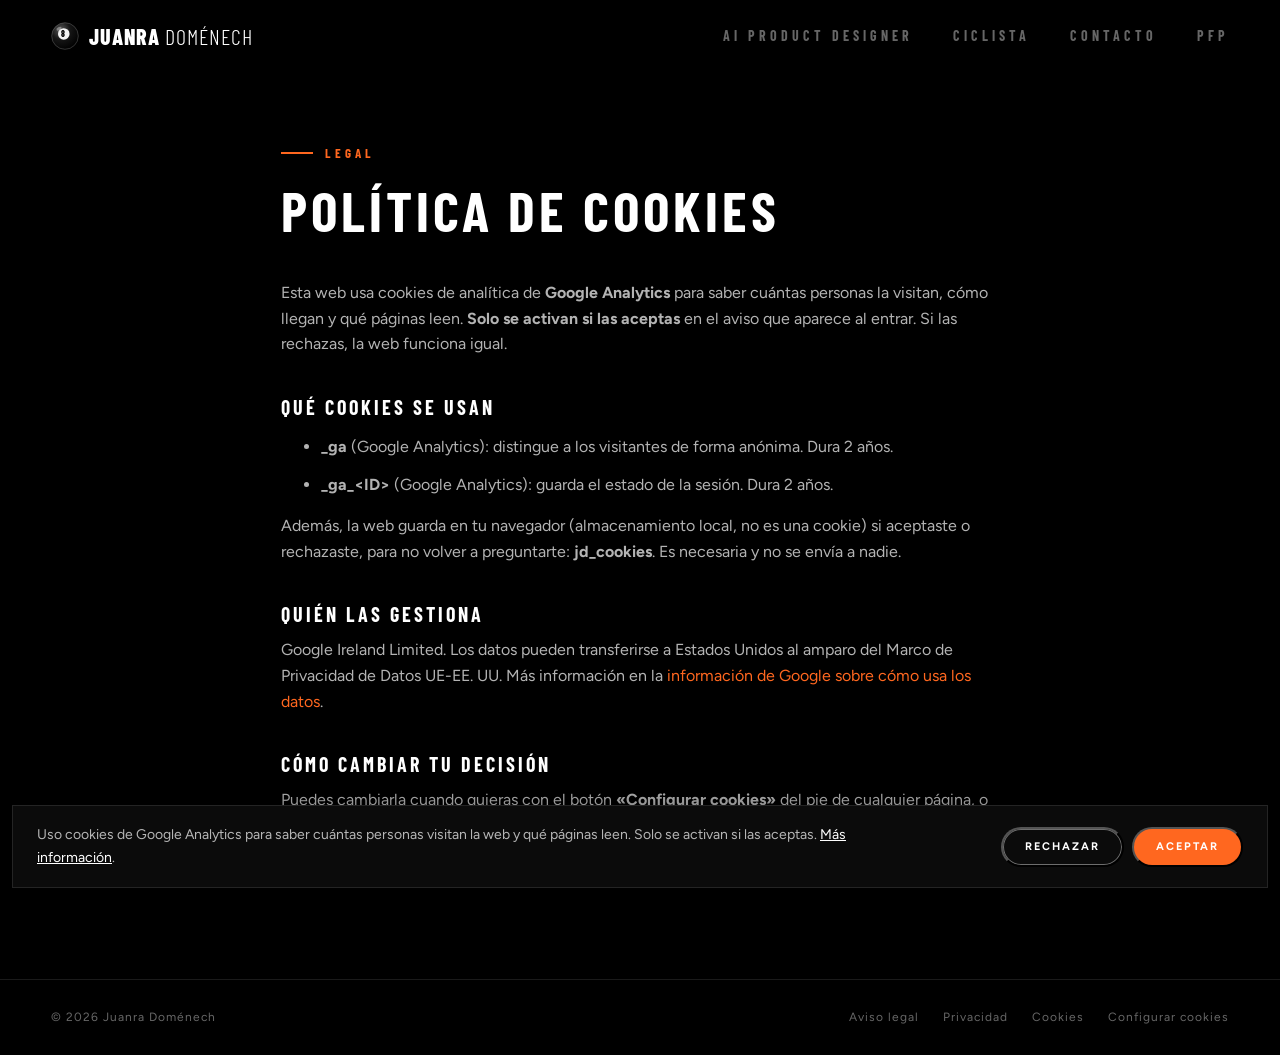
<file: cookies.html>
<!DOCTYPE html>
<html lang="es" data-ga="G-3RP4GH70DX">
<head>
<meta charset="utf-8">
<meta name="viewport" content="width=device-width, initial-scale=1">
<title>Política de cookies · Juanra Doménech</title>
<meta name="description" content="Política de cookies de juanradomenech.com">

<link rel="canonical" href="https://juanradomenech.com/cookies.html">
<meta name="theme-color" content="#000000">
<meta property="og:type" content="website">
<meta property="og:locale" content="es_ES">
<meta property="og:site_name" content="Juanra Doménech">
<meta property="og:title" content="Política de cookies · Juanra Doménech">
<meta property="og:description" content="Política de cookies de juanradomenech.com">
<meta property="og:url" content="https://juanradomenech.com/cookies.html">
<meta property="og:image" content="https://juanradomenech.com/img/og.png">
<meta property="og:image:width" content="1200">
<meta property="og:image:height" content="630">
<meta name="twitter:card" content="summary_large_image">
<link rel="icon" href="favicon.svg?v=6" type="image/svg+xml">
<link rel="icon" href="img/favicon-32.png?v=6" type="image/png" sizes="32x32">
<link rel="icon" href="img/favicon-192.png?v=6" type="image/png" sizes="192x192">
<link rel="apple-touch-icon" href="img/apple-touch-icon.png?v=6">
<link rel="preload" href="fonts/barlow-condensed-latin-700-normal.woff2" as="font" type="font/woff2" crossorigin>
<link rel="preload" href="fonts/figtree-latin-400-normal.woff2" as="font" type="font/woff2" crossorigin>
<link rel="stylesheet" href="css/estilos.css?v=53e68f4f">
</head>
<body>
<a class="saltar" href="#contenido">Saltar al contenido</a>
<header class="cabecera">
  <a class="logo" href="index.html" aria-label="Juanra Doménech, inicio"><svg class="logo-bola" viewBox="0 0 32 32" aria-hidden="true" focusable="false"><defs><radialGradient id="bola8" cx="34%" cy="28%" r="78%"><stop offset="0" stop-color="#5a5a5a"/><stop offset=".45" stop-color="#161616"/><stop offset="1" stop-color="#000"/></radialGradient></defs><circle cx="16" cy="16" r="15.2" fill="url(#bola8)" stroke="rgba(255,255,255,.28)" stroke-width=".8"/><circle cx="14.6" cy="13.6" r="6.6" fill="#f4f4f4"/><text x="14.6" y="17.1" text-anchor="middle" font-family="Barlow Condensed, Arial, sans-serif" font-weight="800" font-size="10" fill="#000">8</text><ellipse cx="9.2" cy="7.6" rx="3.2" ry="1.7" fill="#fff" opacity=".35" transform="rotate(-30 9.2 7.6)"/></svg><span class="logo-nombre">Juanra <span>Doménech</span></span></a>
  <nav class="menu" aria-label="Principal"><a href="consultor.html">AI Product Designer</a><a href="ciclista.html">Ciclista</a><a href="#contacto">Contacto</a><a href="personalfinance.html">PFP</a></nav>
  <button class="menu-boton" type="button" aria-label="Abrir el menú" aria-expanded="false" aria-controls="menu-movil"><span></span><span></span><span></span></button>
</header>
<div class="menu-movil" id="menu-movil">
  <a href="index.html">Inicio</a><a href="consultor.html">AI Product Designer</a><a href="ciclista.html">Ciclista</a><a href="#contacto">Contacto</a><a href="personalfinance.html">PFP</a>
  <div class="menu-pie"><a href="aviso-legal.html">Aviso legal</a><a href="privacidad.html">Privacidad</a><a href="https://www.linkedin.com/in/juanradomenech/" target="_blank" rel="noopener me">LinkedIn</a><a href="https://www.strava.com/athletes/1790674" target="_blank" rel="noopener me">Strava</a></div>
</div>
<main id="contenido" class="legal">
  <span class="etiqueta">Legal</span>
  <h1>Política de cookies</h1>
  
  <p>Esta web usa cookies de analítica de <strong>Google Analytics</strong> para saber cuántas personas la visitan, cómo llegan y qué páginas leen. <strong>Solo se activan si las aceptas</strong> en el aviso que aparece al entrar. Si las rechazas, la web funciona igual.</p>
  <h2>Qué cookies se usan</h2>
  <ul>
    <li><strong>_ga</strong> (Google Analytics): distingue a los visitantes de forma anónima. Dura 2 años.</li>
    <li><strong>_ga_&lt;ID&gt;</strong> (Google Analytics): guarda el estado de la sesión. Dura 2 años.</li>
  </ul>
  <p>Además, la web guarda en tu navegador (almacenamiento local, no es una cookie) si aceptaste o rechazaste, para no volver a preguntarte: <strong>jd_cookies</strong>. Es necesaria y no se envía a nadie.</p>
  <h2>Quién las gestiona</h2>
  <p>Google Ireland Limited. Los datos pueden transferirse a Estados Unidos al amparo del Marco de Privacidad de Datos UE-EE. UU. Más información en la <a href="https://policies.google.com/technologies/partner-sites?hl=es" target="_blank" rel="noopener">información de Google sobre cómo usa los datos</a>.</p>
  <h2>Cómo cambiar tu decisión</h2>
  <p>Puedes cambiarla cuando quieras con el botón <strong>«Configurar cookies»</strong> del pie de cualquier página, o borrando las cookies desde los ajustes de tu navegador.</p>
  <p class="fecha">Última actualización: 27 de noviembre de 2026.</p>
</main>
<footer class="pie">
  <span>© 2026 Juanra Doménech</span>
  <nav aria-label="Legal"><a href="aviso-legal.html">Aviso legal</a><a href="privacidad.html">Privacidad</a><a href="cookies.html">Cookies</a><button type="button" class="pie-cookies" data-cookies hidden>Configurar cookies</button></nav>
</footer>
<script src="js/web.js?v=4409b723" defer></script>
<script src="js/consentimiento.js?v=2a28d7bd" defer></script>
<script src="js/promo-pfp.js?v=2489d7d7" defer></script>
</body>
</html>
</file>
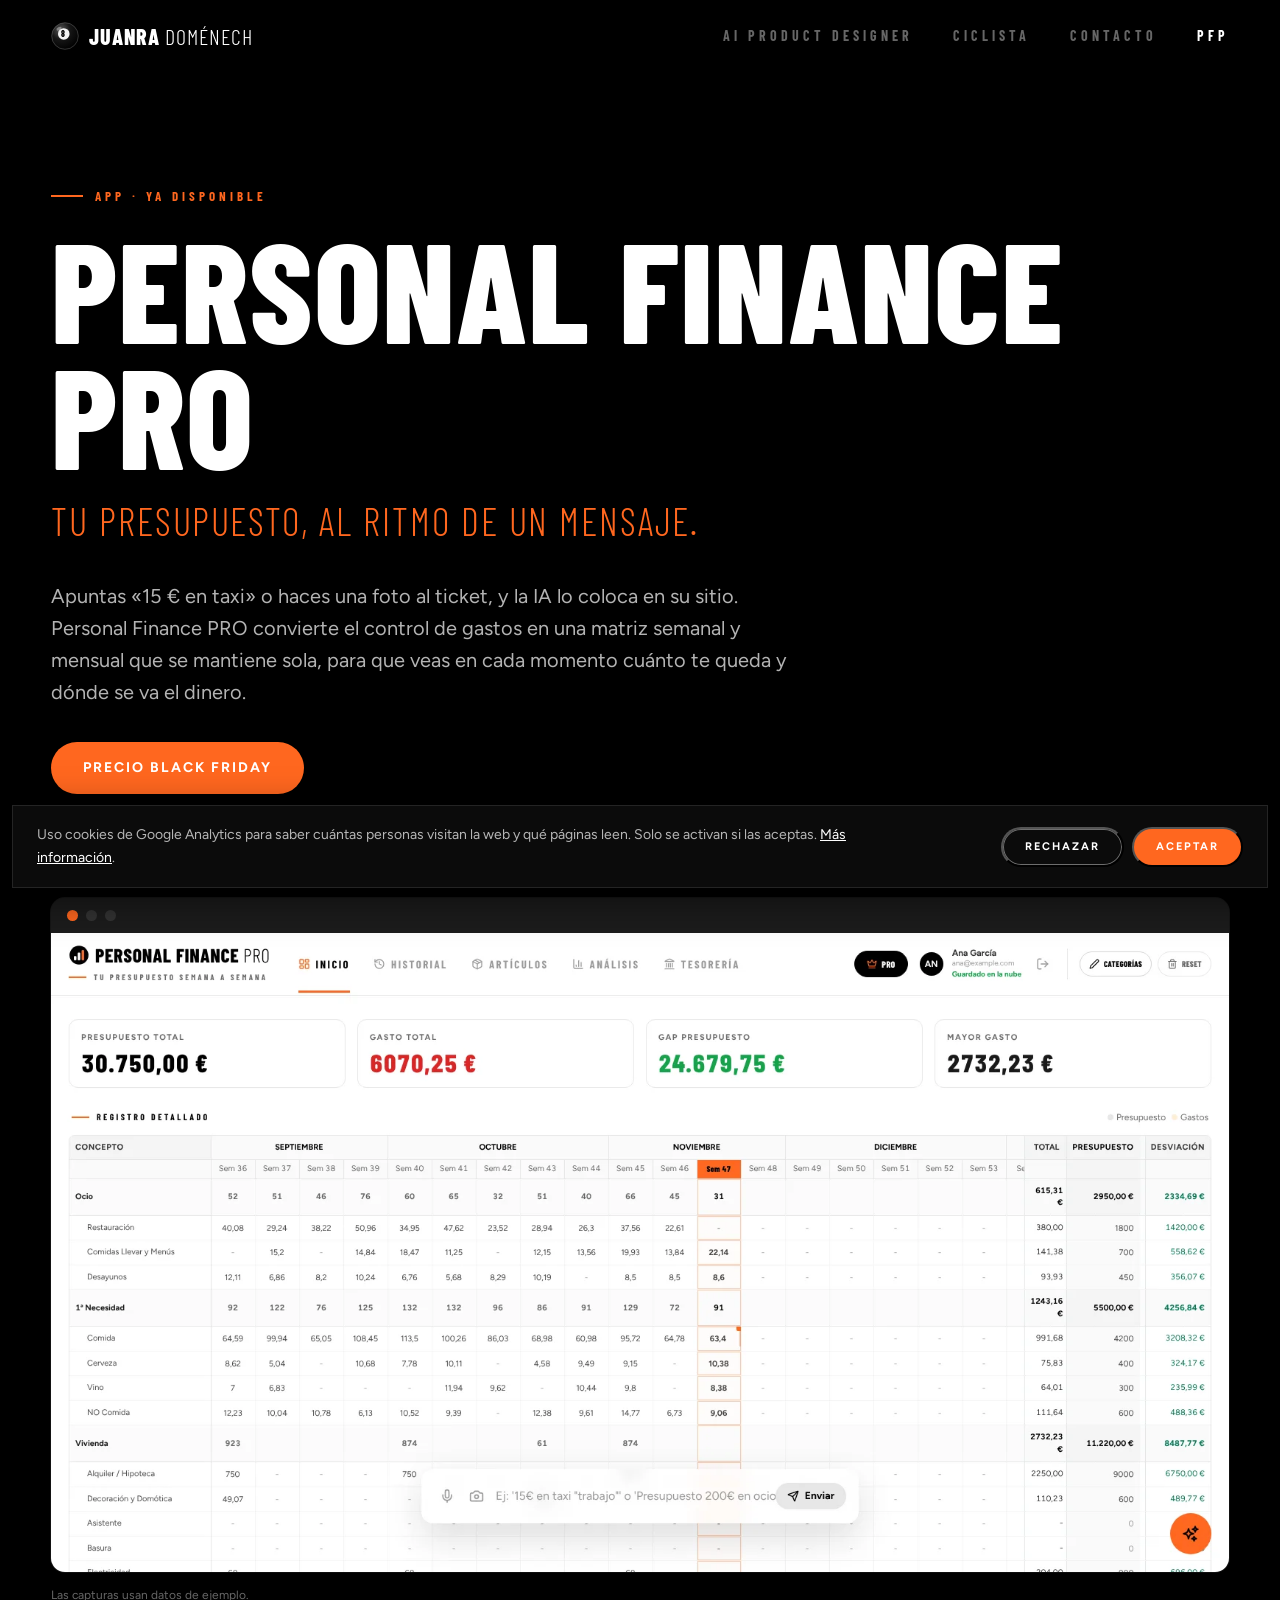
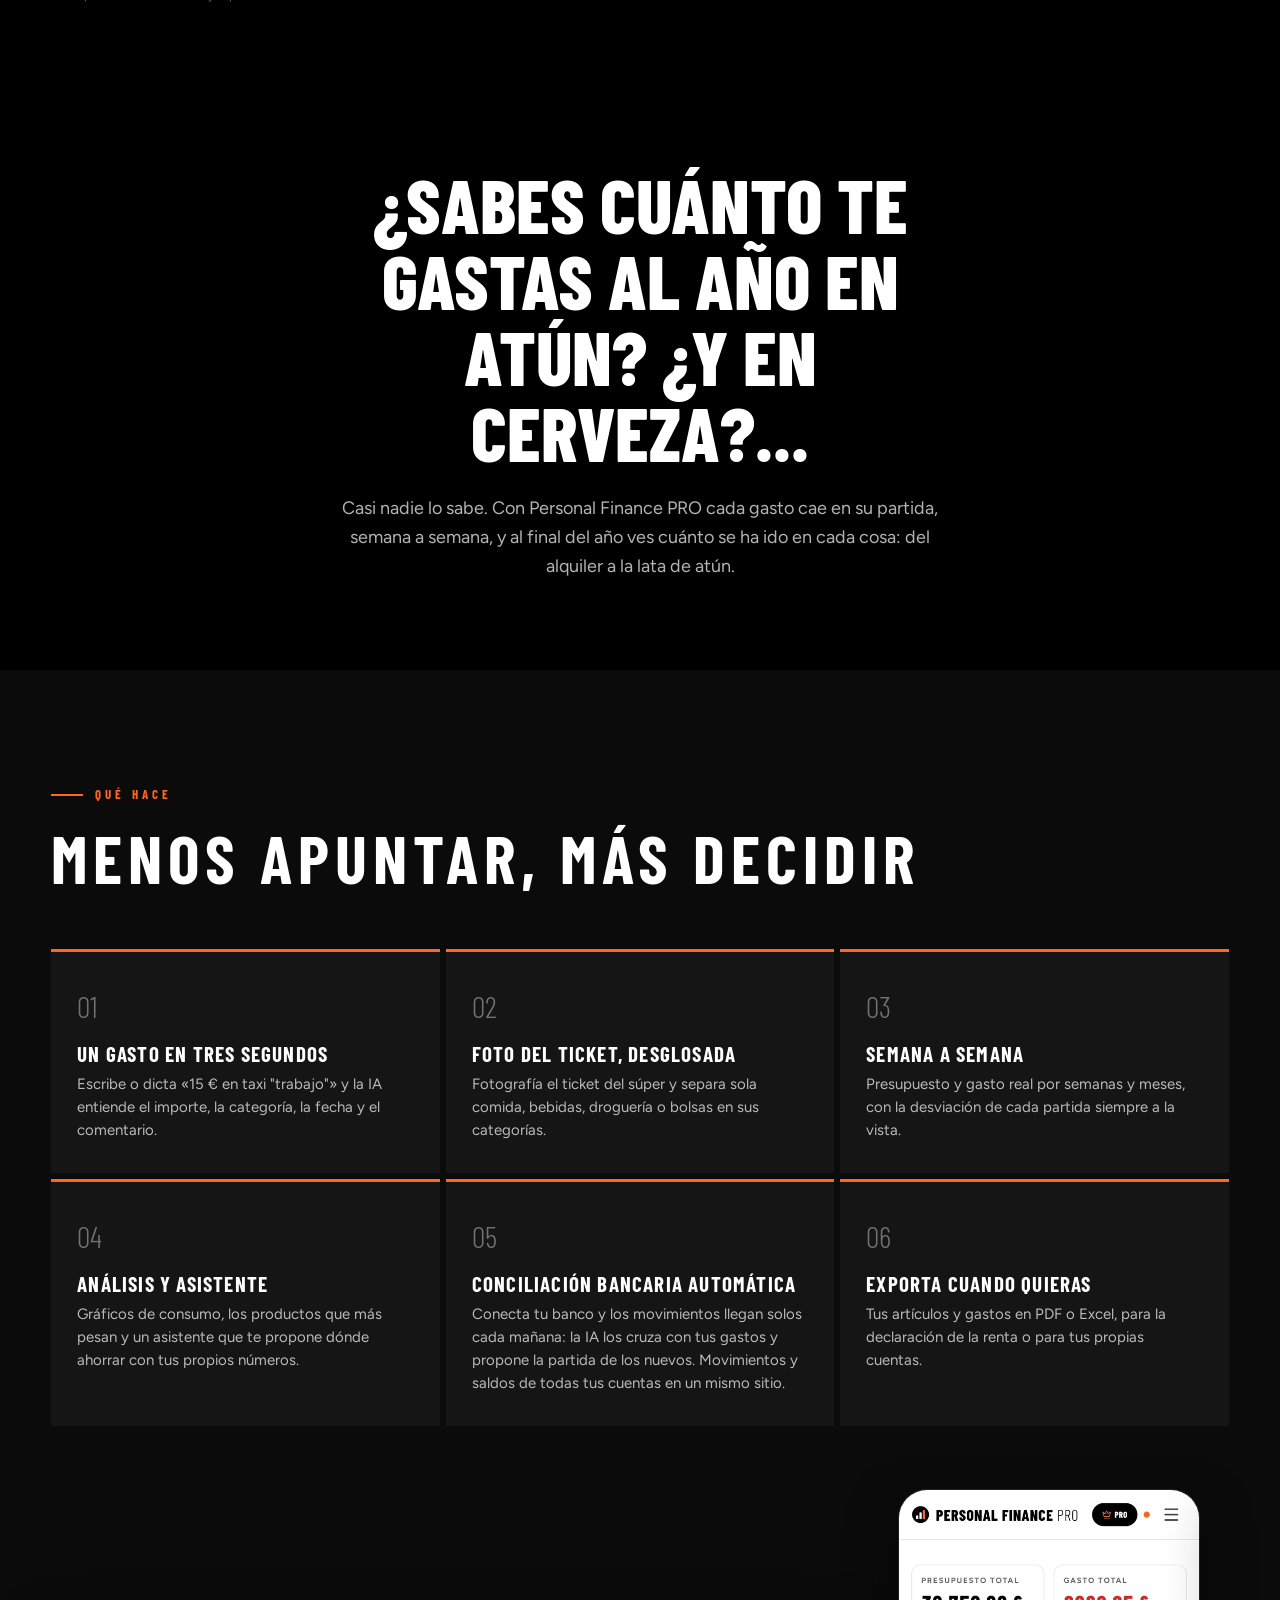
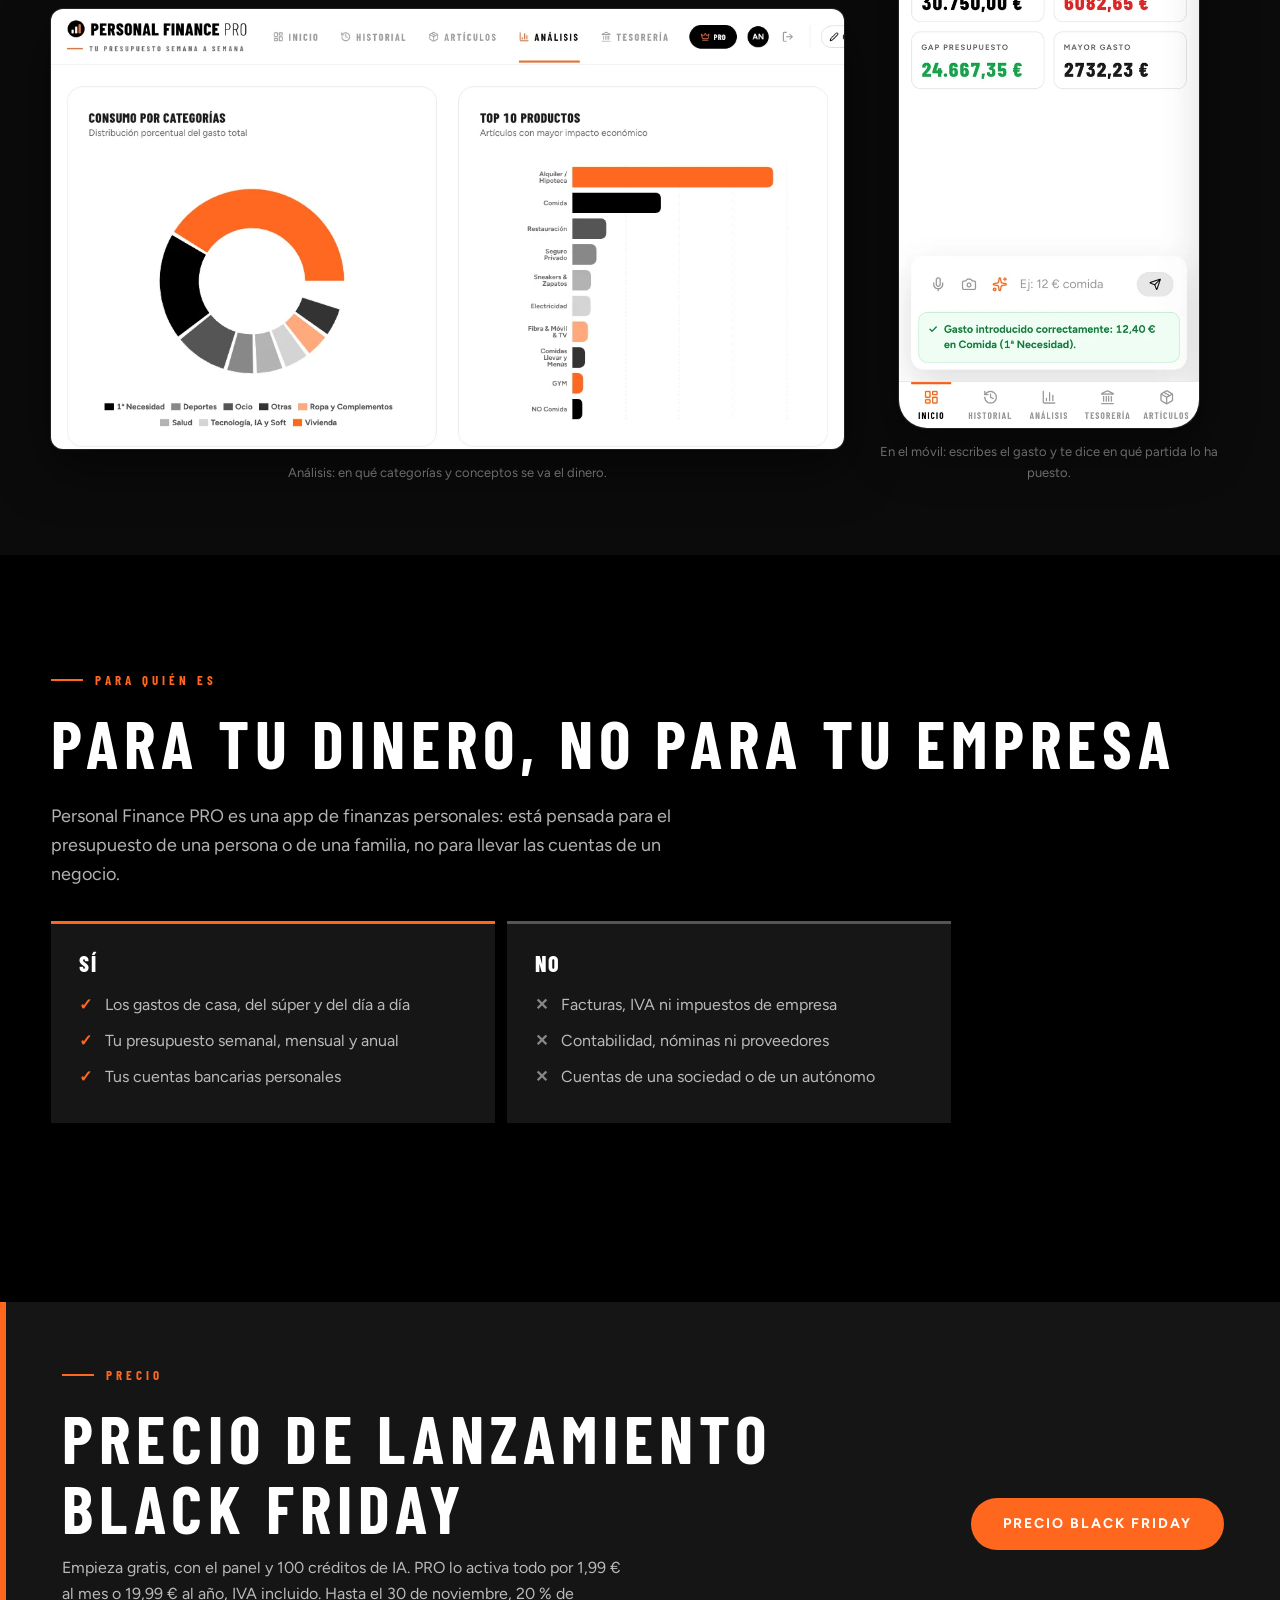
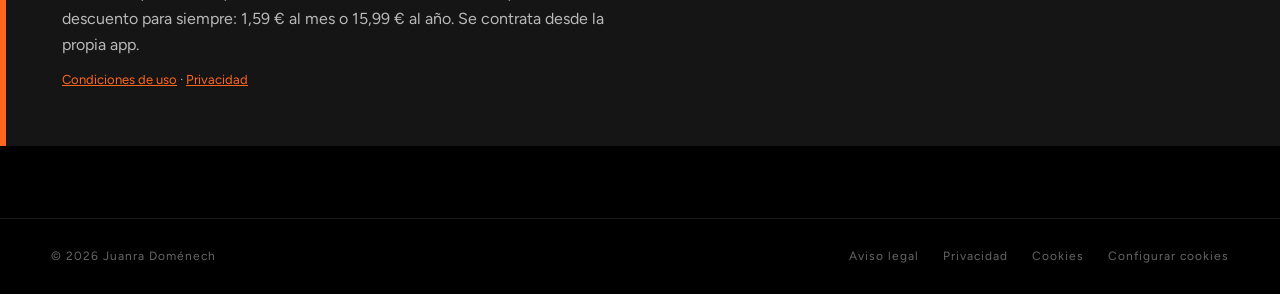
<file: personalfinance.html>
<!DOCTYPE html>
<html lang="es" data-ga="G-3RP4GH70DX">
<head>
<meta charset="utf-8">
<meta name="viewport" content="width=device-width, initial-scale=1">
<title>Personal Finance PRO · Tu presupuesto, al ritmo de un mensaje.</title>
<meta name="description" content="Apuntas «15 € en taxi» o haces una foto al ticket, y la IA lo coloca en su sitio. Personal Finance PRO convierte el control de gastos en una matriz semanal">
<meta name="robots" content="noindex">
<link rel="canonical" href="https://juanradomenech.com/personalfinance">
<meta name="theme-color" content="#000000">
<meta property="og:type" content="website">
<meta property="og:locale" content="es_ES">
<meta property="og:site_name" content="Juanra Doménech">
<meta property="og:title" content="Personal Finance PRO · Tu presupuesto, al ritmo de un mensaje.">
<meta property="og:description" content="Apuntas «15 € en taxi» o haces una foto al ticket, y la IA lo coloca en su sitio. Personal Finance PRO convierte el control de gastos en una matriz semanal">
<meta property="og:url" content="https://juanradomenech.com/personalfinance">
<meta property="og:image" content="https://juanradomenech.com/img/og.png">
<meta property="og:image:width" content="1200">
<meta property="og:image:height" content="630">
<meta name="twitter:card" content="summary_large_image">
<link rel="icon" href="favicon.svg?v=6" type="image/svg+xml">
<link rel="icon" href="img/favicon-32.png?v=6" type="image/png" sizes="32x32">
<link rel="icon" href="img/favicon-192.png?v=6" type="image/png" sizes="192x192">
<link rel="apple-touch-icon" href="img/apple-touch-icon.png?v=6">
<link rel="preload" href="fonts/barlow-condensed-latin-700-normal.woff2" as="font" type="font/woff2" crossorigin>
<link rel="preload" href="fonts/figtree-latin-400-normal.woff2" as="font" type="font/woff2" crossorigin>
<link rel="stylesheet" href="css/estilos.css?v=53e68f4f">
</head>
<body>
<a class="saltar" href="#contenido">Saltar al contenido</a>
<header class="cabecera">
  <a class="logo" href="index.html" aria-label="Juanra Doménech, inicio"><svg class="logo-bola" viewBox="0 0 32 32" aria-hidden="true" focusable="false"><defs><radialGradient id="bola8" cx="34%" cy="28%" r="78%"><stop offset="0" stop-color="#5a5a5a"/><stop offset=".45" stop-color="#161616"/><stop offset="1" stop-color="#000"/></radialGradient></defs><circle cx="16" cy="16" r="15.2" fill="url(#bola8)" stroke="rgba(255,255,255,.28)" stroke-width=".8"/><circle cx="14.6" cy="13.6" r="6.6" fill="#f4f4f4"/><text x="14.6" y="17.1" text-anchor="middle" font-family="Barlow Condensed, Arial, sans-serif" font-weight="800" font-size="10" fill="#000">8</text><ellipse cx="9.2" cy="7.6" rx="3.2" ry="1.7" fill="#fff" opacity=".35" transform="rotate(-30 9.2 7.6)"/></svg><span class="logo-nombre">Juanra <span>Doménech</span></span></a>
  <nav class="menu" aria-label="Principal"><a href="consultor.html">AI Product Designer</a><a href="ciclista.html">Ciclista</a><a href="#contacto">Contacto</a><a href="personalfinance.html" class="activo" aria-current="page">PFP</a></nav>
  <button class="menu-boton" type="button" aria-label="Abrir el menú" aria-expanded="false" aria-controls="menu-movil"><span></span><span></span><span></span></button>
</header>
<div class="menu-movil" id="menu-movil">
  <a href="index.html">Inicio</a><a href="consultor.html">AI Product Designer</a><a href="ciclista.html">Ciclista</a><a href="#contacto">Contacto</a><a href="personalfinance.html" class="activo" aria-current="page">PFP</a>
  <div class="menu-pie"><a href="aviso-legal.html">Aviso legal</a><a href="privacidad.html">Privacidad</a><a href="https://www.linkedin.com/in/juanradomenech/" target="_blank" rel="noopener me">LinkedIn</a><a href="https://www.strava.com/athletes/1790674" target="_blank" rel="noopener me">Strava</a></div>
</div>
<main id="contenido" class="app-pagina">
<section class="parte app-hero" aria-labelledby="t-app">
  <div class="wrap">
    <span class="etiqueta">App · Ya disponible</span>
    <h1 class="app-nombre" id="t-app">Personal Finance PRO</h1>
    <p class="app-lema">Tu presupuesto, al ritmo de un mensaje.</p>
    <p class="entradilla">Apuntas «15 € en taxi» o haces una foto al ticket, y la IA lo coloca en su sitio. Personal Finance PRO convierte el control de gastos en una matriz semanal y mensual que se mantiene sola, para que veas en cada momento cuánto te queda y dónde se va el dinero.</p>
    <p class="app-acciones"><a class="boton boton--lg" href="https://app.juanradomenech.com">Precio Black Friday</a>
      </p>
    <p class="app-tiendas">En los próximos días, también en Google Play y en la App Store.</p>
    <figure class="app-marco"><div class="app-marco-barra"><i></i><i></i><i></i></div><img class="" src="media/apps/pf-dashboard.webp" alt="Panel de Personal Finance PRO con las cuatro cifras clave y el registro semanal por categorías" width="1600" height="867" decoding="async"></figure>
    <p class="app-aviso">Las capturas usan datos de ejemplo.</p>
  </div>
</section>
<section class="parte app-pregunta" aria-labelledby="t-pregunta">
  <div class="wrap aparece">
    <h2 class="app-pregunta-titulo" id="t-pregunta">¿Sabes cuánto te gastas al año en atún? ¿Y en cerveza?...</h2>
    <p class="app-pregunta-texto">Casi nadie lo sabe. Con Personal Finance PRO cada gasto cae en su partida, semana a semana, y al final del año ves cuánto se ha ido en cada cosa: del alquiler a la lata de atún.</p>
  </div>
</section>
<section class="parte parte--suave" aria-labelledby="t-funciones">
  <div class="wrap">
    <span class="etiqueta">Qué hace</span>
    <h2 class="titulo aparece" id="t-funciones">Menos apuntar, más decidir</h2>
    <ul class="app-funciones"><li class="aparece"><span>01</span><h3>Un gasto en tres segundos</h3><p>Escribe o dicta «15 € en taxi &quot;trabajo&quot;» y la IA entiende el importe, la categoría, la fecha y el comentario.</p></li><li class="aparece"><span>02</span><h3>Foto del ticket, desglosada</h3><p>Fotografía el ticket del súper y separa sola comida, bebidas, droguería o bolsas en sus categorías.</p></li><li class="aparece"><span>03</span><h3>Semana a semana</h3><p>Presupuesto y gasto real por semanas y meses, con la desviación de cada partida siempre a la vista.</p></li><li class="aparece"><span>04</span><h3>Análisis y asistente</h3><p>Gráficos de consumo, los productos que más pesan y un asistente que te propone dónde ahorrar con tus propios números.</p></li><li class="aparece"><span>05</span><h3>Conciliación bancaria automática</h3><p>Conecta tu banco y los movimientos llegan solos cada mañana: la IA los cruza con tus gastos y propone la partida de los nuevos. Movimientos y saldos de todas tus cuentas en un mismo sitio.</p></li><li class="aparece"><span>06</span><h3>Exporta cuando quieras</h3><p>Tus artículos y gastos en PDF o Excel, para la declaración de la renta o para tus propias cuentas.</p></li></ul>
    <div class="app-capturas"><figure class="app-captura app-captura--ancha aparece"><img class="" src="media/apps/pf-analisis.webp" alt="Análisis de Personal Finance PRO: gasto por categorías y los diez conceptos de mayor gasto" width="1200" height="666" decoding="async"><figcaption>Análisis: en qué categorías y conceptos se va el dinero.</figcaption></figure><figure class="app-captura app-captura--alta aparece"><img class="" src="media/apps/pf-movil.webp" alt="Personal Finance PRO en el móvil confirmando un gasto: 12,40 € en Comida" width="585" height="1050" decoding="async"><figcaption>En el móvil: escribes el gasto y te dice en qué partida lo ha puesto.</figcaption></figure></div>
  </div>
</section>
<section class="parte app-para" aria-labelledby="t-para">
  <div class="wrap">
    <span class="etiqueta">Para quién es</span>
    <h2 class="titulo aparece" id="t-para">Para tu dinero, no para tu empresa</h2>
    <p class="app-para-texto aparece">Personal Finance PRO es una app de finanzas personales: está pensada para el presupuesto de una persona o de una familia, no para llevar las cuentas de un negocio.</p>
    <div class="app-para-listas aparece">
      <div><h3>Sí</h3><ul><li>Los gastos de casa, del súper y del día a día</li><li>Tu presupuesto semanal, mensual y anual</li><li>Tus cuentas bancarias personales</li></ul></div>
      <div class="app-para-no"><h3>No</h3><ul><li>Facturas, IVA ni impuestos de empresa</li><li>Contabilidad, nóminas ni proveedores</li><li>Cuentas de una sociedad o de un autónomo</li></ul></div>
    </div>
  </div>
</section>
<section class="parte app-precio" aria-labelledby="t-precio">
  <div class="wrap app-precio-caja aparece">
    <div><span class="etiqueta">Precio</span>
      <h2 class="titulo" id="t-precio">Precio de lanzamiento Black Friday</h2>
      <p>Empieza gratis, con el panel y 100 créditos de IA. PRO lo activa todo por 1,99 € al mes o 19,99 € al año, IVA incluido. Hasta el 30 de noviembre, 20 % de descuento para siempre: 1,59 € al mes o 15,99 € al año. Se contrata desde la propia app.</p>
      <p class="app-condiciones"><a href="pfp-condiciones.html">Condiciones de uso</a> · <a href="pfp-privacidad.html">Privacidad</a></p></div>
    <a class="boton boton--lg" href="https://app.juanradomenech.com">Precio Black Friday</a>
  </div>
</section>
</main>
<footer class="pie">
  <span>© 2026 Juanra Doménech</span>
  <nav aria-label="Legal"><a href="aviso-legal.html">Aviso legal</a><a href="privacidad.html">Privacidad</a><a href="cookies.html">Cookies</a><button type="button" class="pie-cookies" data-cookies hidden>Configurar cookies</button></nav>
</footer>
<script src="js/web.js?v=4409b723" defer></script>
<script src="js/consentimiento.js?v=2a28d7bd" defer></script>
<script src="js/promo-pfp.js?v=2489d7d7" defer></script>
</body>
</html>
</file>
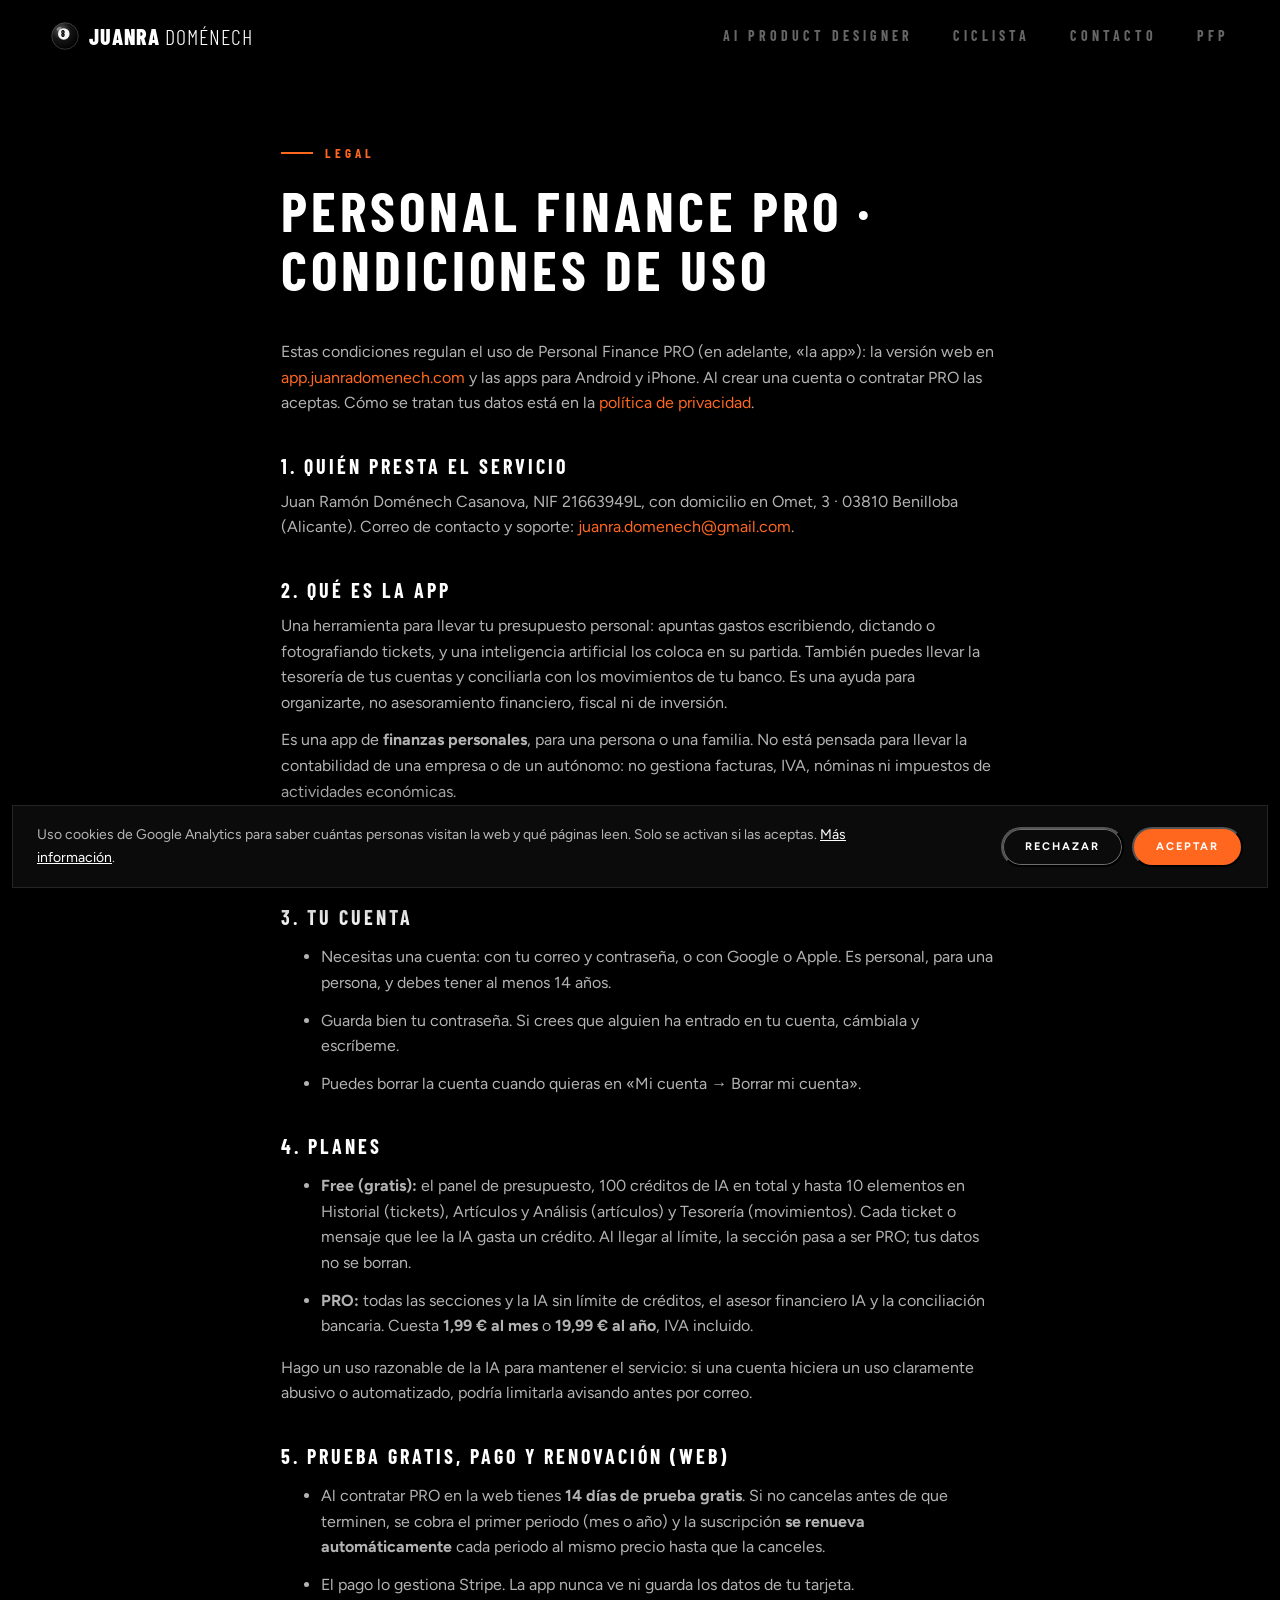
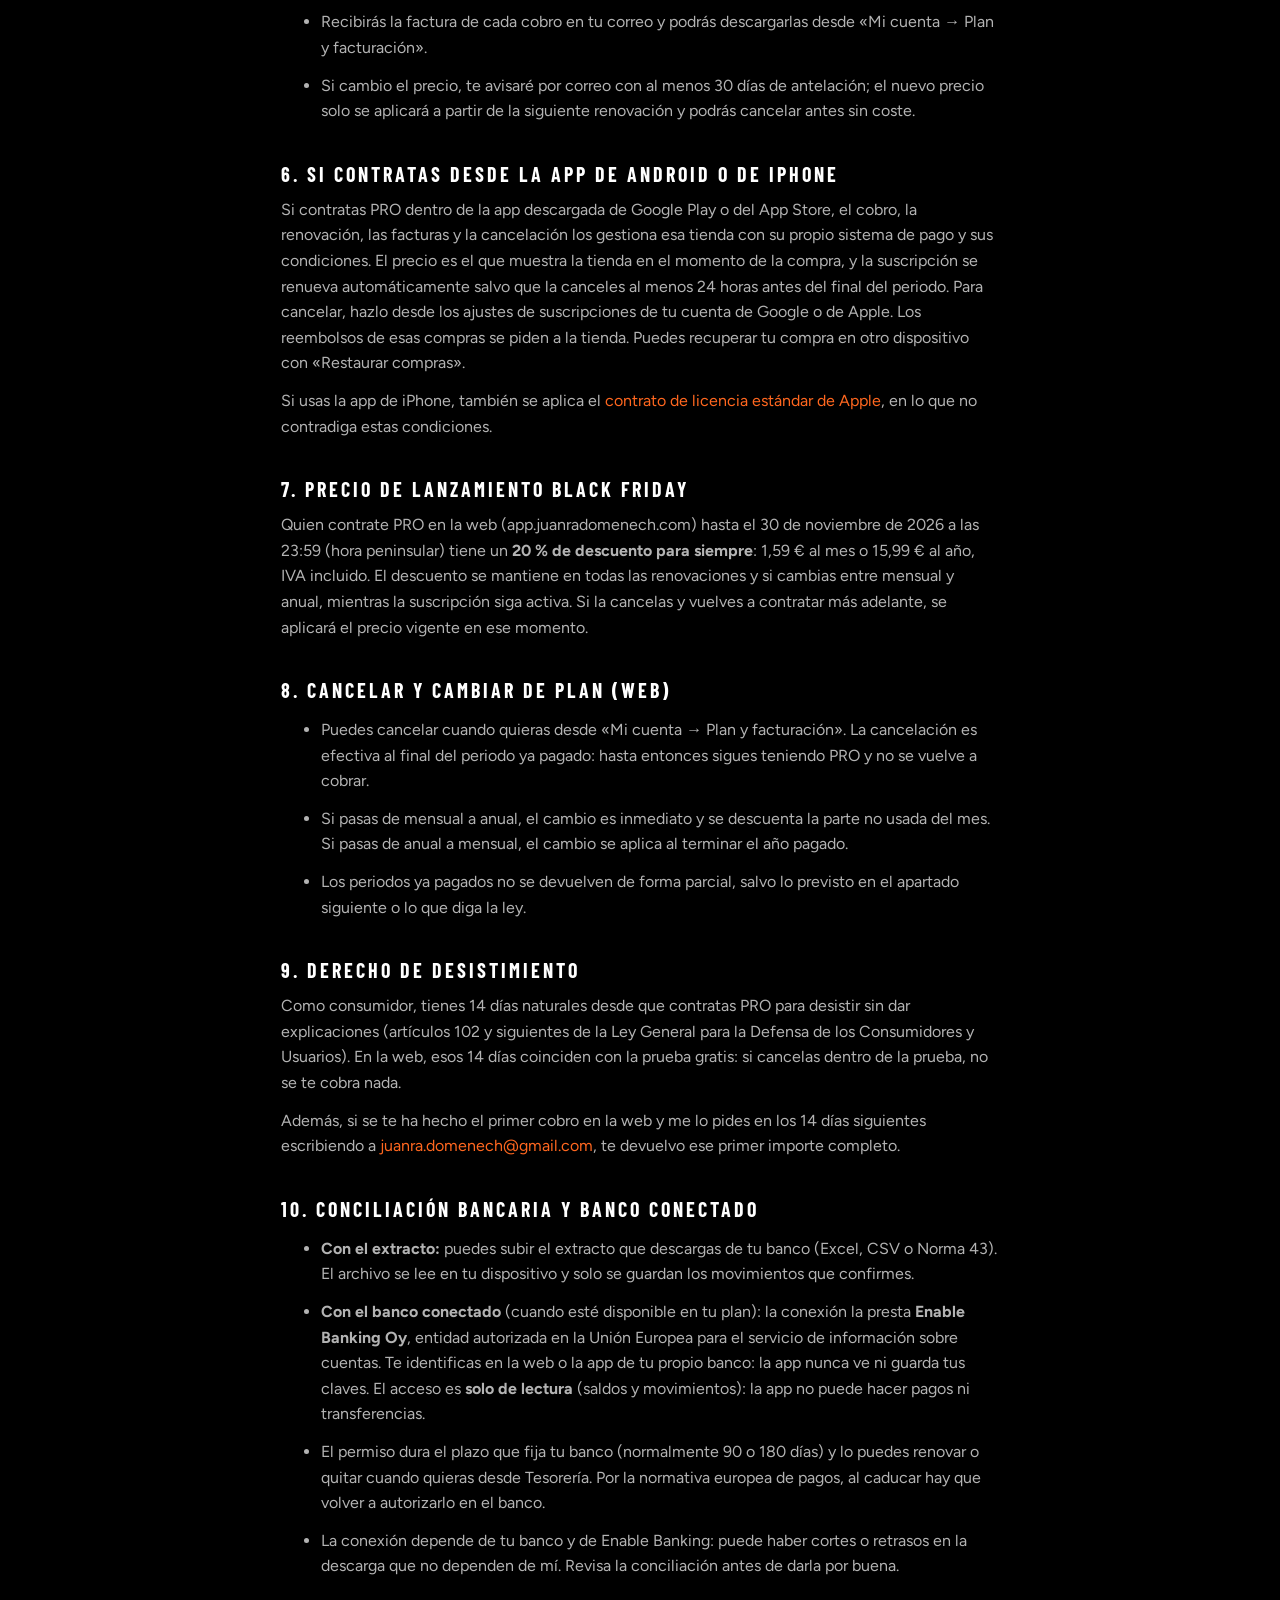
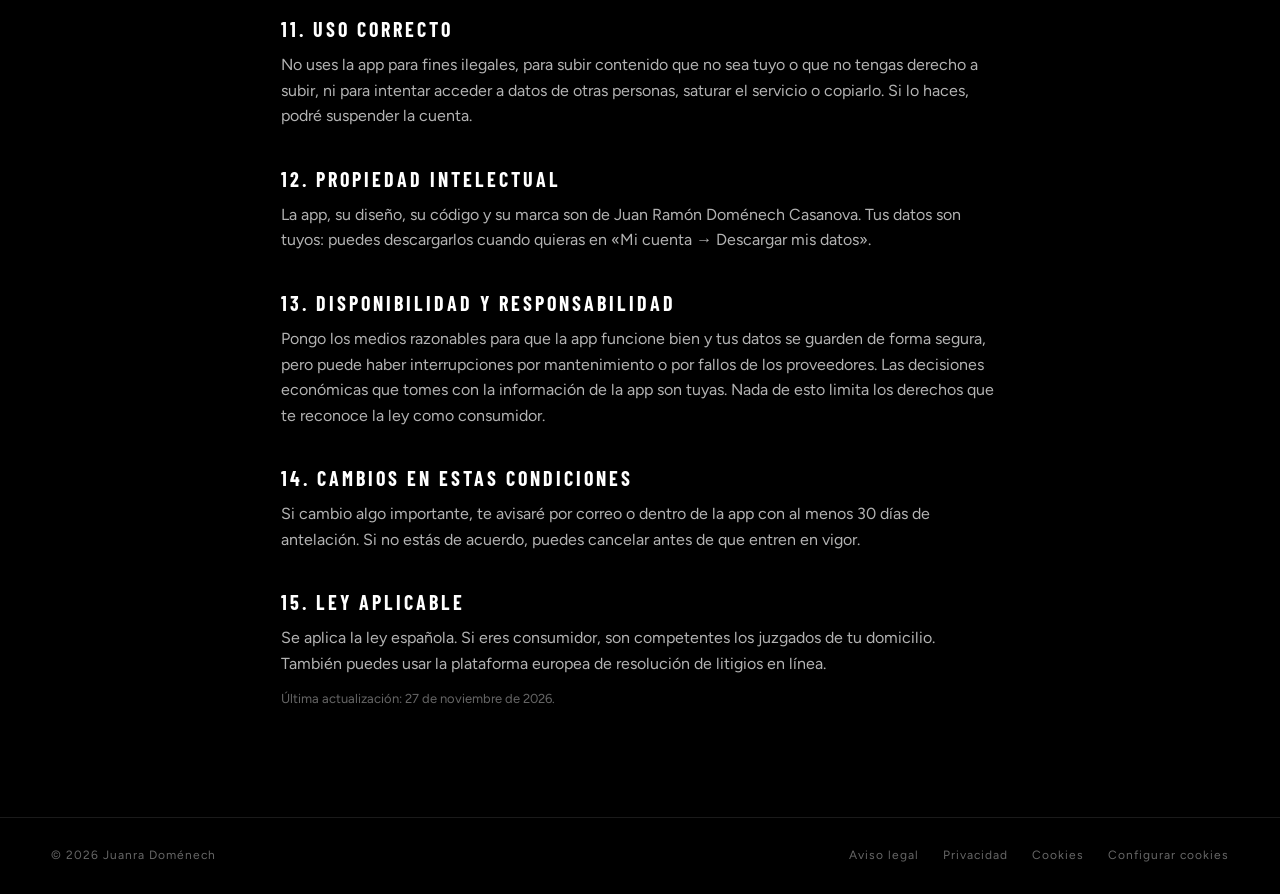
<file: pfp-condiciones.html>
<!DOCTYPE html>
<html lang="es" data-ga="G-3RP4GH70DX">
<head>
<meta charset="utf-8">
<meta name="viewport" content="width=device-width, initial-scale=1">
<title>Personal Finance PRO · Condiciones de uso · Juanra Doménech</title>
<meta name="description" content="Personal Finance PRO · Condiciones de uso de juanradomenech.com">

<link rel="canonical" href="https://juanradomenech.com/pfp-condiciones.html">
<meta name="theme-color" content="#000000">
<meta property="og:type" content="website">
<meta property="og:locale" content="es_ES">
<meta property="og:site_name" content="Juanra Doménech">
<meta property="og:title" content="Personal Finance PRO · Condiciones de uso · Juanra Doménech">
<meta property="og:description" content="Personal Finance PRO · Condiciones de uso de juanradomenech.com">
<meta property="og:url" content="https://juanradomenech.com/pfp-condiciones.html">
<meta property="og:image" content="https://juanradomenech.com/img/og.png">
<meta property="og:image:width" content="1200">
<meta property="og:image:height" content="630">
<meta name="twitter:card" content="summary_large_image">
<link rel="icon" href="favicon.svg?v=6" type="image/svg+xml">
<link rel="icon" href="img/favicon-32.png?v=6" type="image/png" sizes="32x32">
<link rel="icon" href="img/favicon-192.png?v=6" type="image/png" sizes="192x192">
<link rel="apple-touch-icon" href="img/apple-touch-icon.png?v=6">
<link rel="preload" href="fonts/barlow-condensed-latin-700-normal.woff2" as="font" type="font/woff2" crossorigin>
<link rel="preload" href="fonts/figtree-latin-400-normal.woff2" as="font" type="font/woff2" crossorigin>
<link rel="stylesheet" href="css/estilos.css?v=53e68f4f">
</head>
<body>
<a class="saltar" href="#contenido">Saltar al contenido</a>
<header class="cabecera">
  <a class="logo" href="index.html" aria-label="Juanra Doménech, inicio"><svg class="logo-bola" viewBox="0 0 32 32" aria-hidden="true" focusable="false"><defs><radialGradient id="bola8" cx="34%" cy="28%" r="78%"><stop offset="0" stop-color="#5a5a5a"/><stop offset=".45" stop-color="#161616"/><stop offset="1" stop-color="#000"/></radialGradient></defs><circle cx="16" cy="16" r="15.2" fill="url(#bola8)" stroke="rgba(255,255,255,.28)" stroke-width=".8"/><circle cx="14.6" cy="13.6" r="6.6" fill="#f4f4f4"/><text x="14.6" y="17.1" text-anchor="middle" font-family="Barlow Condensed, Arial, sans-serif" font-weight="800" font-size="10" fill="#000">8</text><ellipse cx="9.2" cy="7.6" rx="3.2" ry="1.7" fill="#fff" opacity=".35" transform="rotate(-30 9.2 7.6)"/></svg><span class="logo-nombre">Juanra <span>Doménech</span></span></a>
  <nav class="menu" aria-label="Principal"><a href="consultor.html">AI Product Designer</a><a href="ciclista.html">Ciclista</a><a href="#contacto">Contacto</a><a href="personalfinance.html">PFP</a></nav>
  <button class="menu-boton" type="button" aria-label="Abrir el menú" aria-expanded="false" aria-controls="menu-movil"><span></span><span></span><span></span></button>
</header>
<div class="menu-movil" id="menu-movil">
  <a href="index.html">Inicio</a><a href="consultor.html">AI Product Designer</a><a href="ciclista.html">Ciclista</a><a href="#contacto">Contacto</a><a href="personalfinance.html">PFP</a>
  <div class="menu-pie"><a href="aviso-legal.html">Aviso legal</a><a href="privacidad.html">Privacidad</a><a href="https://www.linkedin.com/in/juanradomenech/" target="_blank" rel="noopener me">LinkedIn</a><a href="https://www.strava.com/athletes/1790674" target="_blank" rel="noopener me">Strava</a></div>
</div>
<main id="contenido" class="legal">
  <span class="etiqueta">Legal</span>
  <h1>Personal Finance PRO · Condiciones de uso</h1>
  
  <p>Estas condiciones regulan el uso de Personal Finance PRO (en adelante, «la app»): la versión web en <a href="https://app.juanradomenech.com">app.juanradomenech.com</a> y las apps para Android y iPhone. Al crear una cuenta o contratar PRO las aceptas. Cómo se tratan tus datos está en la <a href="pfp-privacidad.html">política de privacidad</a>.</p>

  <h2>1. Quién presta el servicio</h2>
  <p>Juan Ramón Doménech Casanova, NIF 21663949L, con domicilio en Omet, 3 · 03810 Benilloba (Alicante). Correo de contacto y soporte: <a href="mailto:juanra.domenech@gmail.com">juanra.domenech@gmail.com</a>.</p>

  <h2>2. Qué es la app</h2>
  <p>Una herramienta para llevar tu presupuesto personal: apuntas gastos escribiendo, dictando o fotografiando tickets, y una inteligencia artificial los coloca en su partida. También puedes llevar la tesorería de tus cuentas y conciliarla con los movimientos de tu banco. Es una ayuda para organizarte, no asesoramiento financiero, fiscal ni de inversión.</p>
  <p>Es una app de <strong>finanzas personales</strong>, para una persona o una familia. No está pensada para llevar la contabilidad de una empresa o de un autónomo: no gestiona facturas, IVA, nóminas ni impuestos de actividades económicas.</p>
  <p>La IA puede equivocarse al leer un ticket, al interpretar un mensaje o al proponer una partida. Revisa lo que importa y corrígelo cuando haga falta.</p>

  <h2>3. Tu cuenta</h2>
  <ul>
    <li>Necesitas una cuenta: con tu correo y contraseña, o con Google o Apple. Es personal, para una persona, y debes tener al menos 14 años.</li>
    <li>Guarda bien tu contraseña. Si crees que alguien ha entrado en tu cuenta, cámbiala y escríbeme.</li>
    <li>Puedes borrar la cuenta cuando quieras en «Mi cuenta → Borrar mi cuenta».</li>
  </ul>

  <h2>4. Planes</h2>
  <ul>
    <li><strong>Free (gratis):</strong> el panel de presupuesto, 100 créditos de IA en total y hasta 10 elementos en Historial (tickets), Artículos y Análisis (artículos) y Tesorería (movimientos). Cada ticket o mensaje que lee la IA gasta un crédito. Al llegar al límite, la sección pasa a ser PRO; tus datos no se borran.</li>
    <li><strong>PRO:</strong> todas las secciones y la IA sin límite de créditos, el asesor financiero IA y la conciliación bancaria. Cuesta <strong>1,99 € al mes</strong> o <strong>19,99 € al año</strong>, IVA incluido.</li>
  </ul>
  <p>Hago un uso razonable de la IA para mantener el servicio: si una cuenta hiciera un uso claramente abusivo o automatizado, podría limitarla avisando antes por correo.</p>

  <h2>5. Prueba gratis, pago y renovación (web)</h2>
  <ul>
    <li>Al contratar PRO en la web tienes <strong>14 días de prueba gratis</strong>. Si no cancelas antes de que terminen, se cobra el primer periodo (mes o año) y la suscripción <strong>se renueva automáticamente</strong> cada periodo al mismo precio hasta que la canceles.</li>
    <li>El pago lo gestiona Stripe. La app nunca ve ni guarda los datos de tu tarjeta.</li>
    <li>Recibirás la factura de cada cobro en tu correo y podrás descargarlas desde «Mi cuenta → Plan y facturación».</li>
    <li>Si cambio el precio, te avisaré por correo con al menos 30 días de antelación; el nuevo precio solo se aplicará a partir de la siguiente renovación y podrás cancelar antes sin coste.</li>
  </ul>

  <h2>6. Si contratas desde la app de Android o de iPhone</h2>
  <p>Si contratas PRO dentro de la app descargada de Google Play o del App Store, el cobro, la renovación, las facturas y la cancelación los gestiona esa tienda con su propio sistema de pago y sus condiciones. El precio es el que muestra la tienda en el momento de la compra, y la suscripción se renueva automáticamente salvo que la canceles al menos 24 horas antes del final del periodo. Para cancelar, hazlo desde los ajustes de suscripciones de tu cuenta de Google o de Apple. Los reembolsos de esas compras se piden a la tienda. Puedes recuperar tu compra en otro dispositivo con «Restaurar compras».</p>
  <p>Si usas la app de iPhone, también se aplica el <a href="https://www.apple.com/legal/internet-services/itunes/dev/stdeula/" target="_blank" rel="noopener">contrato de licencia estándar de Apple</a>, en lo que no contradiga estas condiciones.</p>

  <h2>7. Precio de lanzamiento Black Friday</h2>
  <p>Quien contrate PRO en la web (app.juanradomenech.com) hasta el 30 de noviembre de 2026 a las 23:59 (hora peninsular) tiene un <strong>20 % de descuento para siempre</strong>: 1,59 € al mes o 15,99 € al año, IVA incluido. El descuento se mantiene en todas las renovaciones y si cambias entre mensual y anual, mientras la suscripción siga activa. Si la cancelas y vuelves a contratar más adelante, se aplicará el precio vigente en ese momento.</p>

  <h2>8. Cancelar y cambiar de plan (web)</h2>
  <ul>
    <li>Puedes cancelar cuando quieras desde «Mi cuenta → Plan y facturación». La cancelación es efectiva al final del periodo ya pagado: hasta entonces sigues teniendo PRO y no se vuelve a cobrar.</li>
    <li>Si pasas de mensual a anual, el cambio es inmediato y se descuenta la parte no usada del mes. Si pasas de anual a mensual, el cambio se aplica al terminar el año pagado.</li>
    <li>Los periodos ya pagados no se devuelven de forma parcial, salvo lo previsto en el apartado siguiente o lo que diga la ley.</li>
  </ul>

  <h2>9. Derecho de desistimiento</h2>
  <p>Como consumidor, tienes 14 días naturales desde que contratas PRO para desistir sin dar explicaciones (artículos 102 y siguientes de la Ley General para la Defensa de los Consumidores y Usuarios). En la web, esos 14 días coinciden con la prueba gratis: si cancelas dentro de la prueba, no se te cobra nada.</p>
  <p>Además, si se te ha hecho el primer cobro en la web y me lo pides en los 14 días siguientes escribiendo a <a href="mailto:juanra.domenech@gmail.com">juanra.domenech@gmail.com</a>, te devuelvo ese primer importe completo.</p>

  <h2>10. Conciliación bancaria y banco conectado</h2>
  <ul>
    <li><strong>Con el extracto:</strong> puedes subir el extracto que descargas de tu banco (Excel, CSV o Norma 43). El archivo se lee en tu dispositivo y solo se guardan los movimientos que confirmes.</li>
    <li><strong>Con el banco conectado</strong> (cuando esté disponible en tu plan): la conexión la presta <strong>Enable Banking Oy</strong>, entidad autorizada en la Unión Europea para el servicio de información sobre cuentas. Te identificas en la web o la app de tu propio banco: la app nunca ve ni guarda tus claves. El acceso es <strong>solo de lectura</strong> (saldos y movimientos): la app no puede hacer pagos ni transferencias.</li>
    <li>El permiso dura el plazo que fija tu banco (normalmente 90 o 180 días) y lo puedes renovar o quitar cuando quieras desde Tesorería. Por la normativa europea de pagos, al caducar hay que volver a autorizarlo en el banco.</li>
    <li>La conexión depende de tu banco y de Enable Banking: puede haber cortes o retrasos en la descarga que no dependen de mí. Revisa la conciliación antes de darla por buena.</li>
  </ul>

  <h2>11. Uso correcto</h2>
  <p>No uses la app para fines ilegales, para subir contenido que no sea tuyo o que no tengas derecho a subir, ni para intentar acceder a datos de otras personas, saturar el servicio o copiarlo. Si lo haces, podré suspender la cuenta.</p>

  <h2>12. Propiedad intelectual</h2>
  <p>La app, su diseño, su código y su marca son de Juan Ramón Doménech Casanova. Tus datos son tuyos: puedes descargarlos cuando quieras en «Mi cuenta → Descargar mis datos».</p>

  <h2>13. Disponibilidad y responsabilidad</h2>
  <p>Pongo los medios razonables para que la app funcione bien y tus datos se guarden de forma segura, pero puede haber interrupciones por mantenimiento o por fallos de los proveedores. Las decisiones económicas que tomes con la información de la app son tuyas. Nada de esto limita los derechos que te reconoce la ley como consumidor.</p>

  <h2>14. Cambios en estas condiciones</h2>
  <p>Si cambio algo importante, te avisaré por correo o dentro de la app con al menos 30 días de antelación. Si no estás de acuerdo, puedes cancelar antes de que entren en vigor.</p>

  <h2>15. Ley aplicable</h2>
  <p>Se aplica la ley española. Si eres consumidor, son competentes los juzgados de tu domicilio. También puedes usar la plataforma europea de resolución de litigios en línea.</p>
  <p class="fecha">Última actualización: 27 de noviembre de 2026.</p>
</main>
<footer class="pie">
  <span>© 2026 Juanra Doménech</span>
  <nav aria-label="Legal"><a href="aviso-legal.html">Aviso legal</a><a href="privacidad.html">Privacidad</a><a href="cookies.html">Cookies</a><button type="button" class="pie-cookies" data-cookies hidden>Configurar cookies</button></nav>
</footer>
<script src="js/web.js?v=4409b723" defer></script>
<script src="js/consentimiento.js?v=2a28d7bd" defer></script>
<script src="js/promo-pfp.js?v=2489d7d7" defer></script>
</body>
</html>
</file>
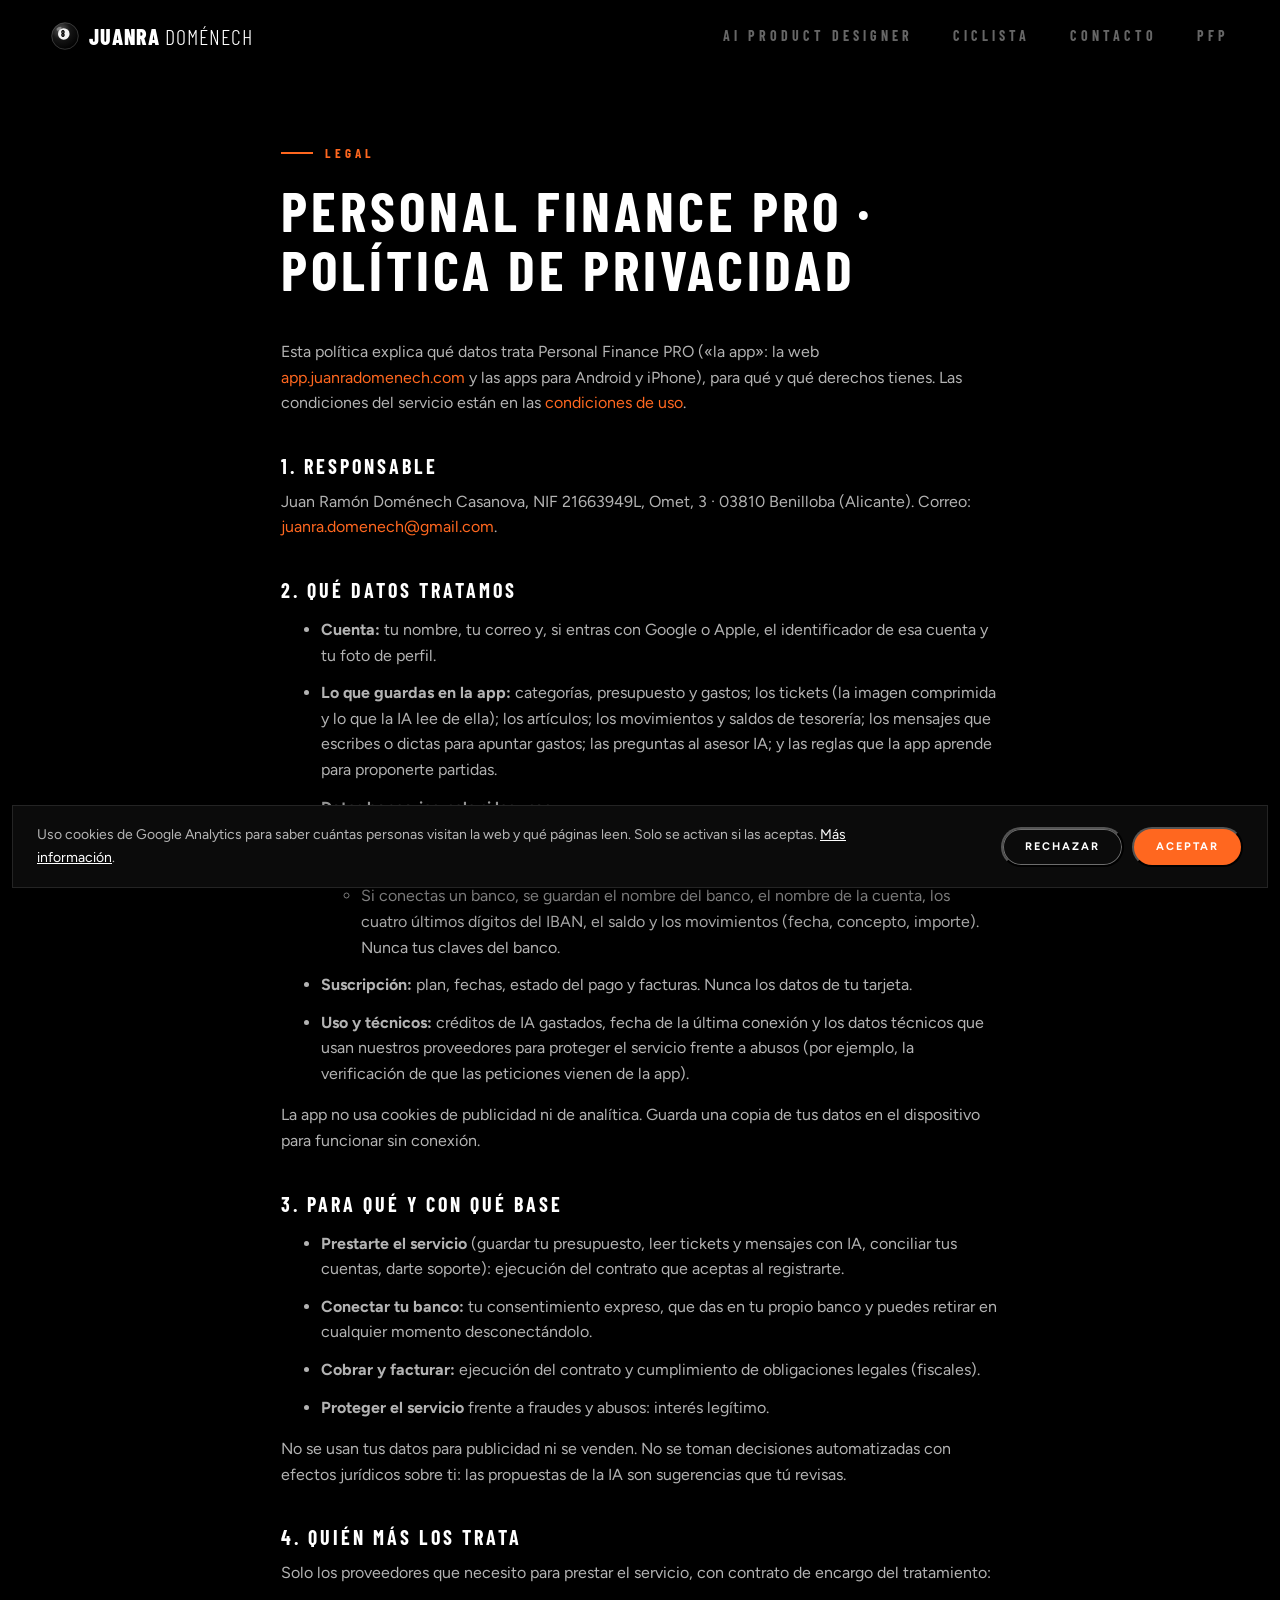
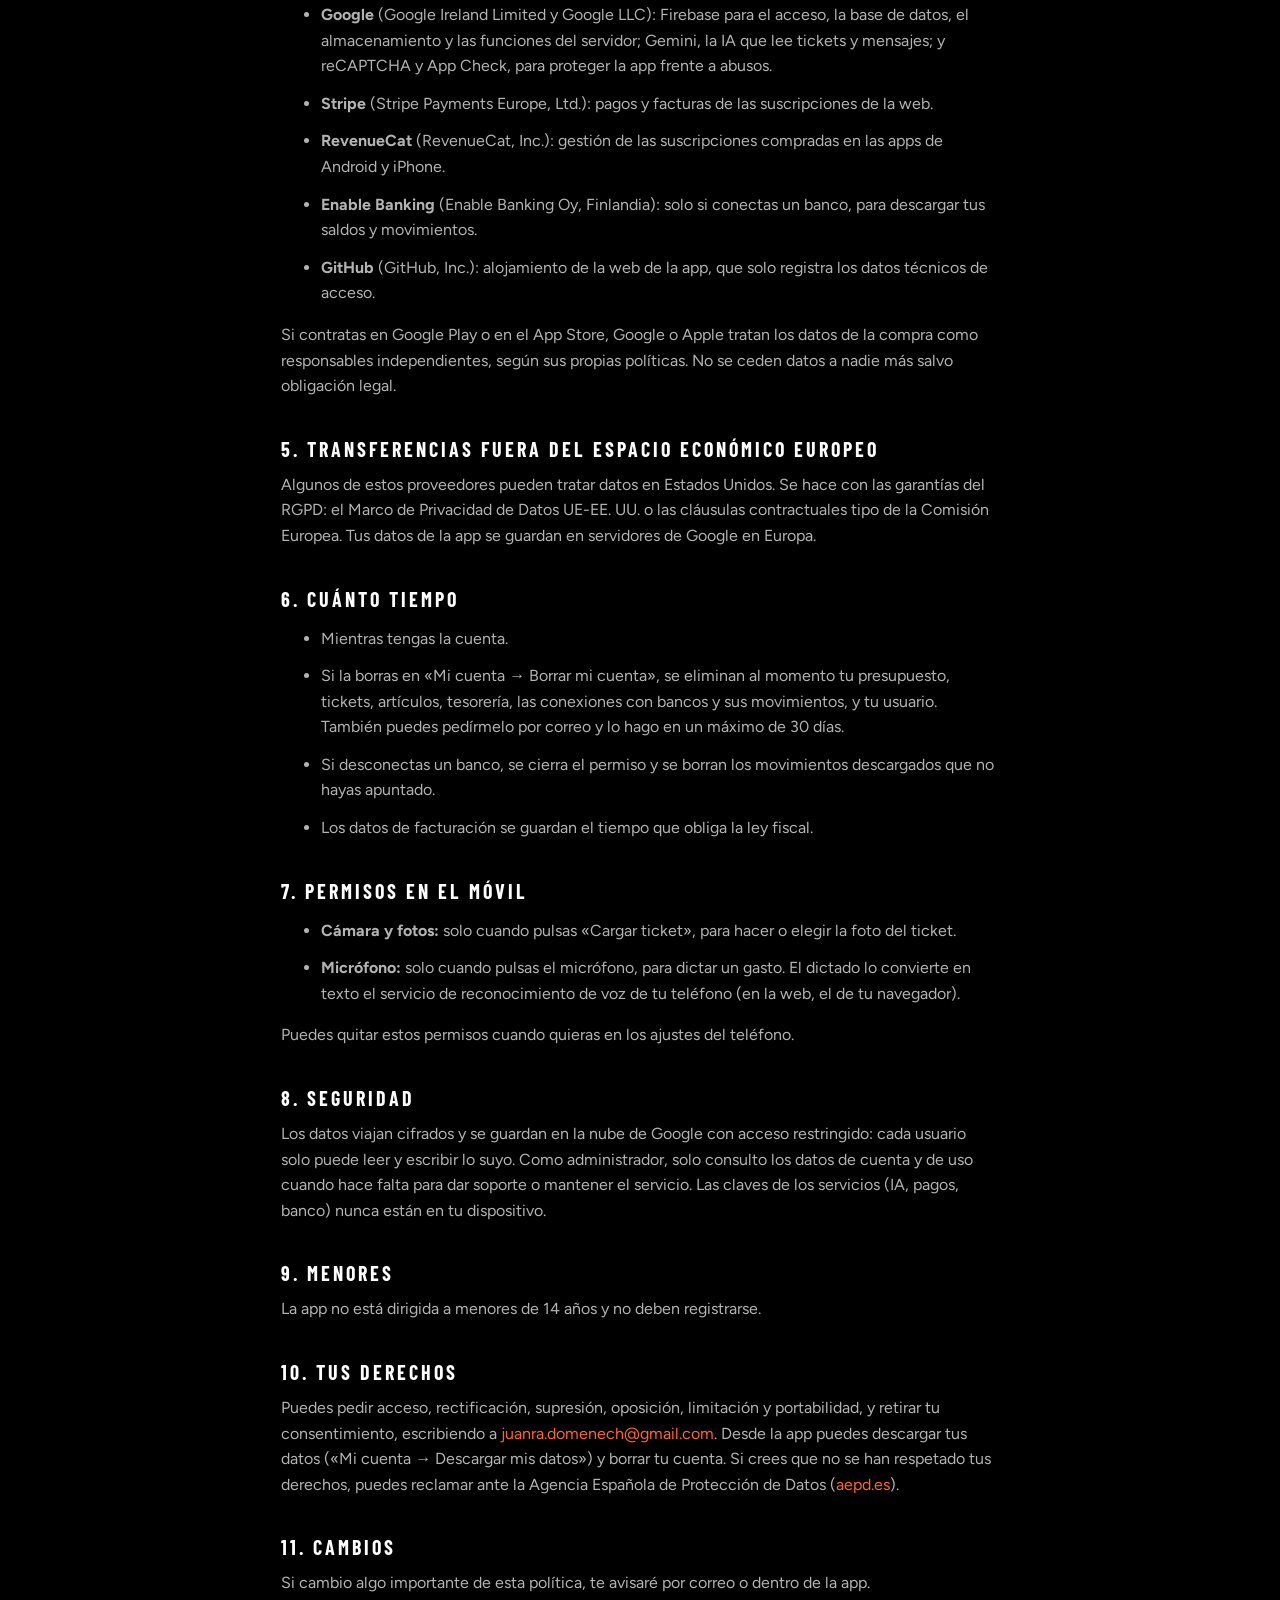
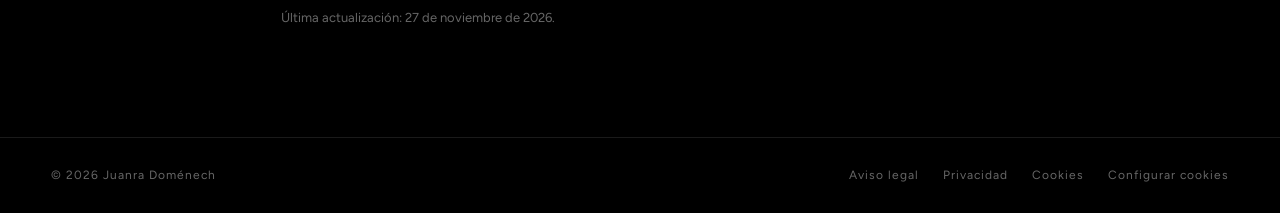
<file: pfp-privacidad.html>
<!DOCTYPE html>
<html lang="es" data-ga="G-3RP4GH70DX">
<head>
<meta charset="utf-8">
<meta name="viewport" content="width=device-width, initial-scale=1">
<title>Personal Finance PRO · Política de privacidad · Juanra Doménech</title>
<meta name="description" content="Personal Finance PRO · Política de privacidad de juanradomenech.com">

<link rel="canonical" href="https://juanradomenech.com/pfp-privacidad.html">
<meta name="theme-color" content="#000000">
<meta property="og:type" content="website">
<meta property="og:locale" content="es_ES">
<meta property="og:site_name" content="Juanra Doménech">
<meta property="og:title" content="Personal Finance PRO · Política de privacidad · Juanra Doménech">
<meta property="og:description" content="Personal Finance PRO · Política de privacidad de juanradomenech.com">
<meta property="og:url" content="https://juanradomenech.com/pfp-privacidad.html">
<meta property="og:image" content="https://juanradomenech.com/img/og.png">
<meta property="og:image:width" content="1200">
<meta property="og:image:height" content="630">
<meta name="twitter:card" content="summary_large_image">
<link rel="icon" href="favicon.svg?v=6" type="image/svg+xml">
<link rel="icon" href="img/favicon-32.png?v=6" type="image/png" sizes="32x32">
<link rel="icon" href="img/favicon-192.png?v=6" type="image/png" sizes="192x192">
<link rel="apple-touch-icon" href="img/apple-touch-icon.png?v=6">
<link rel="preload" href="fonts/barlow-condensed-latin-700-normal.woff2" as="font" type="font/woff2" crossorigin>
<link rel="preload" href="fonts/figtree-latin-400-normal.woff2" as="font" type="font/woff2" crossorigin>
<link rel="stylesheet" href="css/estilos.css?v=53e68f4f">
</head>
<body>
<a class="saltar" href="#contenido">Saltar al contenido</a>
<header class="cabecera">
  <a class="logo" href="index.html" aria-label="Juanra Doménech, inicio"><svg class="logo-bola" viewBox="0 0 32 32" aria-hidden="true" focusable="false"><defs><radialGradient id="bola8" cx="34%" cy="28%" r="78%"><stop offset="0" stop-color="#5a5a5a"/><stop offset=".45" stop-color="#161616"/><stop offset="1" stop-color="#000"/></radialGradient></defs><circle cx="16" cy="16" r="15.2" fill="url(#bola8)" stroke="rgba(255,255,255,.28)" stroke-width=".8"/><circle cx="14.6" cy="13.6" r="6.6" fill="#f4f4f4"/><text x="14.6" y="17.1" text-anchor="middle" font-family="Barlow Condensed, Arial, sans-serif" font-weight="800" font-size="10" fill="#000">8</text><ellipse cx="9.2" cy="7.6" rx="3.2" ry="1.7" fill="#fff" opacity=".35" transform="rotate(-30 9.2 7.6)"/></svg><span class="logo-nombre">Juanra <span>Doménech</span></span></a>
  <nav class="menu" aria-label="Principal"><a href="consultor.html">AI Product Designer</a><a href="ciclista.html">Ciclista</a><a href="#contacto">Contacto</a><a href="personalfinance.html">PFP</a></nav>
  <button class="menu-boton" type="button" aria-label="Abrir el menú" aria-expanded="false" aria-controls="menu-movil"><span></span><span></span><span></span></button>
</header>
<div class="menu-movil" id="menu-movil">
  <a href="index.html">Inicio</a><a href="consultor.html">AI Product Designer</a><a href="ciclista.html">Ciclista</a><a href="#contacto">Contacto</a><a href="personalfinance.html">PFP</a>
  <div class="menu-pie"><a href="aviso-legal.html">Aviso legal</a><a href="privacidad.html">Privacidad</a><a href="https://www.linkedin.com/in/juanradomenech/" target="_blank" rel="noopener me">LinkedIn</a><a href="https://www.strava.com/athletes/1790674" target="_blank" rel="noopener me">Strava</a></div>
</div>
<main id="contenido" class="legal">
  <span class="etiqueta">Legal</span>
  <h1>Personal Finance PRO · Política de privacidad</h1>
  
  <p>Esta política explica qué datos trata Personal Finance PRO («la app»: la web <a href="https://app.juanradomenech.com">app.juanradomenech.com</a> y las apps para Android y iPhone), para qué y qué derechos tienes. Las condiciones del servicio están en las <a href="pfp-condiciones.html">condiciones de uso</a>.</p>

  <h2>1. Responsable</h2>
  <p>Juan Ramón Doménech Casanova, NIF 21663949L, Omet, 3 · 03810 Benilloba (Alicante). Correo: <a href="mailto:juanra.domenech@gmail.com">juanra.domenech@gmail.com</a>.</p>

  <h2>2. Qué datos tratamos</h2>
  <ul>
    <li><strong>Cuenta:</strong> tu nombre, tu correo y, si entras con Google o Apple, el identificador de esa cuenta y tu foto de perfil.</li>
    <li><strong>Lo que guardas en la app:</strong> categorías, presupuesto y gastos; los tickets (la imagen comprimida y lo que la IA lee de ella); los artículos; los movimientos y saldos de tesorería; los mensajes que escribes o dictas para apuntar gastos; las preguntas al asesor IA; y las reglas que la app aprende para proponerte partidas.</li>
    <li><strong>Datos bancarios, solo si los usas:</strong>
      <ul>
        <li>Si subes un extracto, el archivo se lee en tu dispositivo y no se guarda: solo se guardan los movimientos que confirmes.</li>
        <li>Si conectas un banco, se guardan el nombre del banco, el nombre de la cuenta, los cuatro últimos dígitos del IBAN, el saldo y los movimientos (fecha, concepto, importe). Nunca tus claves del banco.</li>
      </ul></li>
    <li><strong>Suscripción:</strong> plan, fechas, estado del pago y facturas. Nunca los datos de tu tarjeta.</li>
    <li><strong>Uso y técnicos:</strong> créditos de IA gastados, fecha de la última conexión y los datos técnicos que usan nuestros proveedores para proteger el servicio frente a abusos (por ejemplo, la verificación de que las peticiones vienen de la app).</li>
  </ul>
  <p>La app no usa cookies de publicidad ni de analítica. Guarda una copia de tus datos en el dispositivo para funcionar sin conexión.</p>

  <h2>3. Para qué y con qué base</h2>
  <ul>
    <li><strong>Prestarte el servicio</strong> (guardar tu presupuesto, leer tickets y mensajes con IA, conciliar tus cuentas, darte soporte): ejecución del contrato que aceptas al registrarte.</li>
    <li><strong>Conectar tu banco:</strong> tu consentimiento expreso, que das en tu propio banco y puedes retirar en cualquier momento desconectándolo.</li>
    <li><strong>Cobrar y facturar:</strong> ejecución del contrato y cumplimiento de obligaciones legales (fiscales).</li>
    <li><strong>Proteger el servicio</strong> frente a fraudes y abusos: interés legítimo.</li>
  </ul>
  <p>No se usan tus datos para publicidad ni se venden. No se toman decisiones automatizadas con efectos jurídicos sobre ti: las propuestas de la IA son sugerencias que tú revisas.</p>

  <h2>4. Quién más los trata</h2>
  <p>Solo los proveedores que necesito para prestar el servicio, con contrato de encargo del tratamiento:</p>
  <ul>
    <li><strong>Google</strong> (Google Ireland Limited y Google LLC): Firebase para el acceso, la base de datos, el almacenamiento y las funciones del servidor; Gemini, la IA que lee tickets y mensajes; y reCAPTCHA y App Check, para proteger la app frente a abusos.</li>
    <li><strong>Stripe</strong> (Stripe Payments Europe, Ltd.): pagos y facturas de las suscripciones de la web.</li>
    <li><strong>RevenueCat</strong> (RevenueCat, Inc.): gestión de las suscripciones compradas en las apps de Android y iPhone.</li>
    <li><strong>Enable Banking</strong> (Enable Banking Oy, Finlandia): solo si conectas un banco, para descargar tus saldos y movimientos.</li>
    <li><strong>GitHub</strong> (GitHub, Inc.): alojamiento de la web de la app, que solo registra los datos técnicos de acceso.</li>
  </ul>
  <p>Si contratas en Google Play o en el App Store, Google o Apple tratan los datos de la compra como responsables independientes, según sus propias políticas. No se ceden datos a nadie más salvo obligación legal.</p>

  <h2>5. Transferencias fuera del Espacio Económico Europeo</h2>
  <p>Algunos de estos proveedores pueden tratar datos en Estados Unidos. Se hace con las garantías del RGPD: el Marco de Privacidad de Datos UE-EE. UU. o las cláusulas contractuales tipo de la Comisión Europea. Tus datos de la app se guardan en servidores de Google en Europa.</p>

  <h2>6. Cuánto tiempo</h2>
  <ul>
    <li>Mientras tengas la cuenta.</li>
    <li>Si la borras en «Mi cuenta → Borrar mi cuenta», se eliminan al momento tu presupuesto, tickets, artículos, tesorería, las conexiones con bancos y sus movimientos, y tu usuario. También puedes pedírmelo por correo y lo hago en un máximo de 30 días.</li>
    <li>Si desconectas un banco, se cierra el permiso y se borran los movimientos descargados que no hayas apuntado.</li>
    <li>Los datos de facturación se guardan el tiempo que obliga la ley fiscal.</li>
  </ul>

  <h2>7. Permisos en el móvil</h2>
  <ul>
    <li><strong>Cámara y fotos:</strong> solo cuando pulsas «Cargar ticket», para hacer o elegir la foto del ticket.</li>
    <li><strong>Micrófono:</strong> solo cuando pulsas el micrófono, para dictar un gasto. El dictado lo convierte en texto el servicio de reconocimiento de voz de tu teléfono (en la web, el de tu navegador).</li>
  </ul>
  <p>Puedes quitar estos permisos cuando quieras en los ajustes del teléfono.</p>

  <h2>8. Seguridad</h2>
  <p>Los datos viajan cifrados y se guardan en la nube de Google con acceso restringido: cada usuario solo puede leer y escribir lo suyo. Como administrador, solo consulto los datos de cuenta y de uso cuando hace falta para dar soporte o mantener el servicio. Las claves de los servicios (IA, pagos, banco) nunca están en tu dispositivo.</p>

  <h2>9. Menores</h2>
  <p>La app no está dirigida a menores de 14 años y no deben registrarse.</p>

  <h2>10. Tus derechos</h2>
  <p>Puedes pedir acceso, rectificación, supresión, oposición, limitación y portabilidad, y retirar tu consentimiento, escribiendo a <a href="mailto:juanra.domenech@gmail.com">juanra.domenech@gmail.com</a>. Desde la app puedes descargar tus datos («Mi cuenta → Descargar mis datos») y borrar tu cuenta. Si crees que no se han respetado tus derechos, puedes reclamar ante la Agencia Española de Protección de Datos (<a href="https://www.aepd.es" target="_blank" rel="noopener">aepd.es</a>).</p>

  <h2>11. Cambios</h2>
  <p>Si cambio algo importante de esta política, te avisaré por correo o dentro de la app.</p>
  <p class="fecha">Última actualización: 27 de noviembre de 2026.</p>
</main>
<footer class="pie">
  <span>© 2026 Juanra Doménech</span>
  <nav aria-label="Legal"><a href="aviso-legal.html">Aviso legal</a><a href="privacidad.html">Privacidad</a><a href="cookies.html">Cookies</a><button type="button" class="pie-cookies" data-cookies hidden>Configurar cookies</button></nav>
</footer>
<script src="js/web.js?v=4409b723" defer></script>
<script src="js/consentimiento.js?v=2a28d7bd" defer></script>
<script src="js/promo-pfp.js?v=2489d7d7" defer></script>
</body>
</html>
</file>
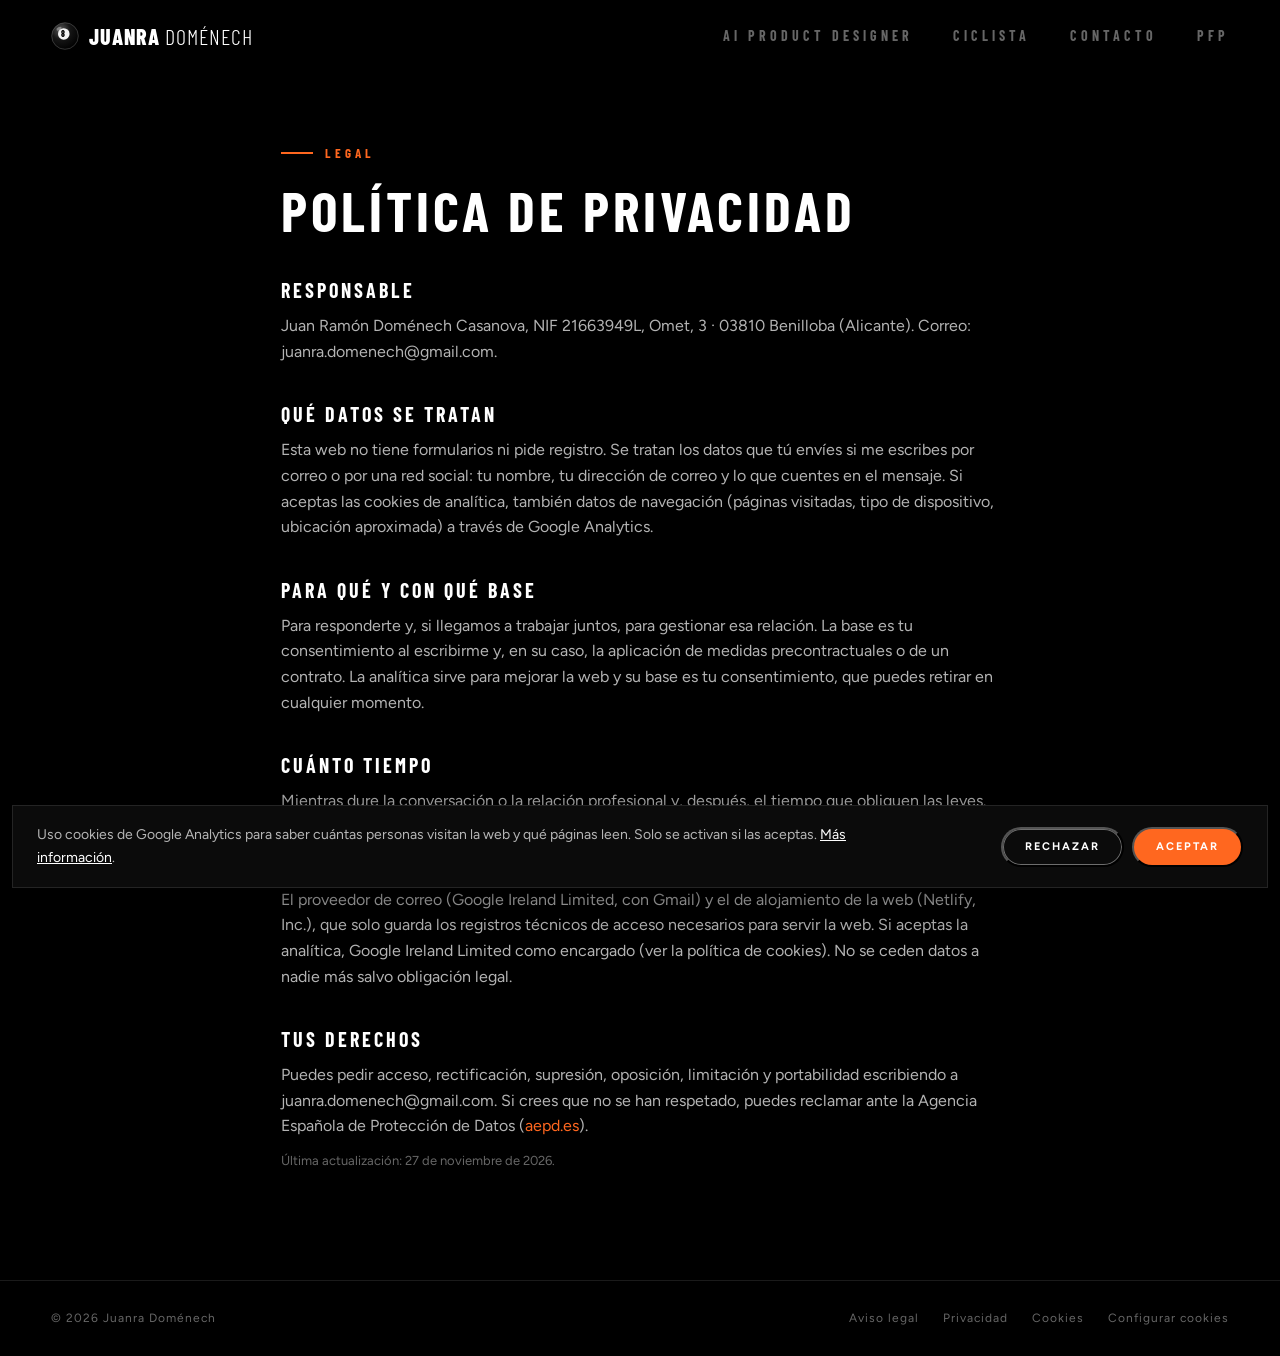
<file: privacidad.html>
<!DOCTYPE html>
<html lang="es" data-ga="G-3RP4GH70DX">
<head>
<meta charset="utf-8">
<meta name="viewport" content="width=device-width, initial-scale=1">
<title>Política de privacidad · Juanra Doménech</title>
<meta name="description" content="Política de privacidad de juanradomenech.com">

<link rel="canonical" href="https://juanradomenech.com/privacidad.html">
<meta name="theme-color" content="#000000">
<meta property="og:type" content="website">
<meta property="og:locale" content="es_ES">
<meta property="og:site_name" content="Juanra Doménech">
<meta property="og:title" content="Política de privacidad · Juanra Doménech">
<meta property="og:description" content="Política de privacidad de juanradomenech.com">
<meta property="og:url" content="https://juanradomenech.com/privacidad.html">
<meta property="og:image" content="https://juanradomenech.com/img/og.png">
<meta property="og:image:width" content="1200">
<meta property="og:image:height" content="630">
<meta name="twitter:card" content="summary_large_image">
<link rel="icon" href="favicon.svg?v=6" type="image/svg+xml">
<link rel="icon" href="img/favicon-32.png?v=6" type="image/png" sizes="32x32">
<link rel="icon" href="img/favicon-192.png?v=6" type="image/png" sizes="192x192">
<link rel="apple-touch-icon" href="img/apple-touch-icon.png?v=6">
<link rel="preload" href="fonts/barlow-condensed-latin-700-normal.woff2" as="font" type="font/woff2" crossorigin>
<link rel="preload" href="fonts/figtree-latin-400-normal.woff2" as="font" type="font/woff2" crossorigin>
<link rel="stylesheet" href="css/estilos.css?v=53e68f4f">
</head>
<body>
<a class="saltar" href="#contenido">Saltar al contenido</a>
<header class="cabecera">
  <a class="logo" href="index.html" aria-label="Juanra Doménech, inicio"><svg class="logo-bola" viewBox="0 0 32 32" aria-hidden="true" focusable="false"><defs><radialGradient id="bola8" cx="34%" cy="28%" r="78%"><stop offset="0" stop-color="#5a5a5a"/><stop offset=".45" stop-color="#161616"/><stop offset="1" stop-color="#000"/></radialGradient></defs><circle cx="16" cy="16" r="15.2" fill="url(#bola8)" stroke="rgba(255,255,255,.28)" stroke-width=".8"/><circle cx="14.6" cy="13.6" r="6.6" fill="#f4f4f4"/><text x="14.6" y="17.1" text-anchor="middle" font-family="Barlow Condensed, Arial, sans-serif" font-weight="800" font-size="10" fill="#000">8</text><ellipse cx="9.2" cy="7.6" rx="3.2" ry="1.7" fill="#fff" opacity=".35" transform="rotate(-30 9.2 7.6)"/></svg><span class="logo-nombre">Juanra <span>Doménech</span></span></a>
  <nav class="menu" aria-label="Principal"><a href="consultor.html">AI Product Designer</a><a href="ciclista.html">Ciclista</a><a href="#contacto">Contacto</a><a href="personalfinance.html">PFP</a></nav>
  <button class="menu-boton" type="button" aria-label="Abrir el menú" aria-expanded="false" aria-controls="menu-movil"><span></span><span></span><span></span></button>
</header>
<div class="menu-movil" id="menu-movil">
  <a href="index.html">Inicio</a><a href="consultor.html">AI Product Designer</a><a href="ciclista.html">Ciclista</a><a href="#contacto">Contacto</a><a href="personalfinance.html">PFP</a>
  <div class="menu-pie"><a href="aviso-legal.html">Aviso legal</a><a href="privacidad.html">Privacidad</a><a href="https://www.linkedin.com/in/juanradomenech/" target="_blank" rel="noopener me">LinkedIn</a><a href="https://www.strava.com/athletes/1790674" target="_blank" rel="noopener me">Strava</a></div>
</div>
<main id="contenido" class="legal">
  <span class="etiqueta">Legal</span>
  <h1>Política de privacidad</h1>
  
  <h2>Responsable</h2>
  <p>Juan Ramón Doménech Casanova, NIF 21663949L, Omet, 3 · 03810 Benilloba (Alicante). Correo: juanra.domenech@gmail.com.</p>
  <h2>Qué datos se tratan</h2>
  <p>Esta web no tiene formularios ni pide registro. Se tratan los datos que tú envíes si me escribes por correo o por una red social: tu nombre, tu dirección de correo y lo que cuentes en el mensaje. Si aceptas las cookies de analítica, también datos de navegación (páginas visitadas, tipo de dispositivo, ubicación aproximada) a través de Google Analytics.</p>
  <h2>Para qué y con qué base</h2>
  <p>Para responderte y, si llegamos a trabajar juntos, para gestionar esa relación. La base es tu consentimiento al escribirme y, en su caso, la aplicación de medidas precontractuales o de un contrato. La analítica sirve para mejorar la web y su base es tu consentimiento, que puedes retirar en cualquier momento.</p>
  <h2>Cuánto tiempo</h2>
  <p>Mientras dure la conversación o la relación profesional y, después, el tiempo que obliguen las leyes.</p>
  <h2>Quién más los trata</h2>
  <p>El proveedor de correo (Google Ireland Limited, con Gmail) y el de alojamiento de la web (Netlify, Inc.), que solo guarda los registros técnicos de acceso necesarios para servir la web. Si aceptas la analítica, Google Ireland Limited como encargado (ver la política de cookies). No se ceden datos a nadie más salvo obligación legal.</p>
  <h2>Tus derechos</h2>
  <p>Puedes pedir acceso, rectificación, supresión, oposición, limitación y portabilidad escribiendo a juanra.domenech@gmail.com. Si crees que no se han respetado, puedes reclamar ante la Agencia Española de Protección de Datos (<a href="https://www.aepd.es" target="_blank" rel="noopener">aepd.es</a>).</p>
  <p class="fecha">Última actualización: 27 de noviembre de 2026.</p>
</main>
<footer class="pie">
  <span>© 2026 Juanra Doménech</span>
  <nav aria-label="Legal"><a href="aviso-legal.html">Aviso legal</a><a href="privacidad.html">Privacidad</a><a href="cookies.html">Cookies</a><button type="button" class="pie-cookies" data-cookies hidden>Configurar cookies</button></nav>
</footer>
<script src="js/web.js?v=4409b723" defer></script>
<script src="js/consentimiento.js?v=2a28d7bd" defer></script>
<script src="js/promo-pfp.js?v=2489d7d7" defer></script>
</body>
</html>
</file>
<file: css/estilos.css>
/* juanradomenech.com · estilos */

@font-face { font-family: "Barlow Condensed"; font-weight: 300; font-style: normal; font-display: swap; src: url("../fonts/barlow-condensed-latin-300-normal.woff2") format("woff2"); }
@font-face { font-family: "Barlow Condensed"; font-weight: 700; font-style: normal; font-display: swap; src: url("../fonts/barlow-condensed-latin-700-normal.woff2") format("woff2"); }
@font-face { font-family: "Barlow Condensed"; font-weight: 800; font-style: normal; font-display: swap; src: url("../fonts/barlow-condensed-latin-800-normal.woff2") format("woff2"); }
@font-face { font-family: "Figtree"; font-weight: 400; font-style: normal; font-display: swap; src: url("../fonts/figtree-latin-400-normal.woff2") format("woff2"); }
@font-face { font-family: "Figtree"; font-weight: 700; font-style: normal; font-display: swap; src: url("../fonts/figtree-latin-700-normal.woff2") format("woff2"); }

:root {
  --font-condensed: "Barlow Condensed", "Proxima Nova Condensed", Helvetica, Arial, sans-serif;
  --font-body: "Figtree", "Proxima Nova", Helvetica, Arial, sans-serif;
  /* Alternativa de una sola familia (hay que añadir sus @font-face):
  --font-condensed: "Sofia Sans Condensed", Helvetica, Arial, sans-serif;
  --font-body: "Sofia Sans", Helvetica, Arial, sans-serif; */

  --black: #000000;
  --black-soft: #0B0B0B;
  --black-card: #151515;
  --white: #FFFFFF;
  --white-70: rgba(255, 255, 255, .7);
  --white-40: rgba(255, 255, 255, .4);
  --white-10: rgba(255, 255, 255, .1);
  --orange: #FF671F;
  --orange-hover: #F54F00;

  --header-h: 72px;
  --pad: clamp(20px, 4vw, 64px);
  --max: 1320px;
  --ease: cubic-bezier(.22, .61, .36, 1);
}

*, *::before, *::after { box-sizing: border-box; }
html { scroll-behavior: smooth; scroll-padding-top: var(--header-h); -webkit-text-size-adjust: 100%; }
body { margin: 0; background: var(--black); color: var(--white); font-family: var(--font-body); font-size: 16px; line-height: 1.6; -webkit-font-smoothing: antialiased; }
img, svg { display: block; max-width: 100%; }
a { color: inherit; text-decoration: none; }
p { margin: 0; }
h1, h2, h3 { margin: 0; font-family: var(--font-condensed); font-weight: 700; text-transform: uppercase; line-height: 1.05; }
:focus-visible { outline: 2px solid var(--orange); outline-offset: 3px; }
.sr-only { position: absolute; width: 1px; height: 1px; overflow: hidden; clip: rect(0 0 0 0); white-space: nowrap; }
.saltar { position: absolute; left: 16px; top: -60px; z-index: 100; background: var(--orange); padding: 10px 16px; font-weight: 700; }
.saltar:focus { top: 12px; }
.wrap { max-width: var(--max); margin: 0 auto; padding: 0 var(--pad); }

/* ---------- Cabecera ---------- */
.cabecera { position: fixed; inset: 0 0 auto 0; height: var(--header-h); z-index: 50; display: flex; align-items: center; justify-content: space-between; padding: 0 var(--pad); background: linear-gradient(to bottom, rgba(0,0,0,.85), rgba(0,0,0,0)); transition: background .3s var(--ease); }
.cabecera.con-fondo { background: rgba(0, 0, 0, .92); }
.logo { display: inline-flex; align-items: center; gap: 10px; font-family: var(--font-condensed); font-weight: 800; font-size: 22px; letter-spacing: 1px; text-transform: uppercase; line-height: 1; }
.logo-bola { width: 28px; height: 28px; flex: none; transition: transform .6s var(--ease); }
.logo:hover .logo-bola { transform: rotate(360deg); }
.logo-nombre span { font-weight: 300; }
.menu { display: flex; gap: 40px; }
.menu a { font-family: var(--font-condensed); font-weight: 700; font-size: 14px; letter-spacing: 4px; text-transform: uppercase; color: var(--white-40); transition: color .2s; }
.menu a:hover, .menu a.activo { color: var(--white); }
.menu-boton { display: none; width: 44px; height: 44px; border: 0; background: none; color: var(--white); cursor: pointer; padding: 10px; }
.menu-boton span { display: block; height: 2px; background: currentColor; margin: 6px 0; transition: transform .3s var(--ease), opacity .2s; }
.menu-abierto .menu-boton span:nth-child(1) { transform: translateY(8px) rotate(45deg); }
.menu-abierto .menu-boton span:nth-child(2) { opacity: 0; }
.menu-abierto .menu-boton span:nth-child(3) { transform: translateY(-8px) rotate(-45deg); }

.menu-movil { position: fixed; inset: 0; z-index: 40; background: var(--black); display: flex; flex-direction: column; justify-content: center; gap: 8px; padding: var(--header-h) var(--pad) 32px; opacity: 0; visibility: hidden; transition: opacity .3s var(--ease), visibility .3s; }
.menu-abierto .menu-movil { opacity: 1; visibility: visible; }
.menu-movil > a { font-family: var(--font-condensed); font-weight: 700; font-size: 44px; letter-spacing: 4px; text-transform: uppercase; }
.menu-movil .menu-pie { margin-top: 40px; display: flex; flex-wrap: wrap; gap: 20px; font-size: 12px; letter-spacing: 2px; text-transform: uppercase; color: var(--white-40); }

/* ---------- Botones y enlaces ---------- */
.boton { position: relative; display: inline-flex; align-items: center; justify-content: center; height: 40px; padding: 0 22px; border-radius: 30px; overflow: hidden; background: var(--orange); color: var(--white); font-family: var(--font-body); font-weight: 700; font-size: 11px; letter-spacing: 2px; text-transform: uppercase; isolation: isolate; }
.boton::before { content: ""; position: absolute; inset: 0; z-index: -1; background: var(--orange-hover); transform: translateX(-101%); transition: transform .35s var(--ease); }
.boton:hover::before, .boton:focus-visible::before { transform: translateX(0); }
.boton--lg { height: 52px; padding: 0 32px; font-size: 14px; }
.boton--linea { background: transparent; box-shadow: inset 0 0 0 1px var(--white-40); }
.boton--linea::before { background: var(--white-10); }
.ver-mas { display: inline-flex; gap: 8px; align-items: center; font-size: 11px; letter-spacing: 2px; text-transform: uppercase; }
.ver-mas i { font-style: normal; transition: transform .3s var(--ease); }

/* ---------- Portada: dos paneles ---------- */
.portada { display: flex; height: 100vh; height: 100svh; min-height: 560px; gap: 6px; padding: var(--header-h) 6px 6px; background: var(--black); }
.panel { position: relative; flex: 1 1 0; overflow: hidden; display: flex; align-items: flex-end; background: var(--black-card); transition: flex-grow .6s var(--ease); }
.panel:hover, .panel:focus-visible { flex-grow: 1.35; }
.panel .arte { position: absolute; inset: 0; width: 100%; height: 100%; transition: transform 1.2s var(--ease), opacity .6s; opacity: .55; }
.panel:hover .arte { transform: scale(1.05); opacity: .85; }
.panel .foto { position: absolute; inset: 0; width: 100%; height: 100%; object-fit: cover; filter: grayscale(1) brightness(.6); transition: transform 1.2s var(--ease), filter .6s; }
.panel:hover .foto { transform: scale(1.05); filter: grayscale(.6) brightness(.8); }
.panel::after { content: ""; position: absolute; inset: 0; background: linear-gradient(to top, rgba(0,0,0,.92) 0%, rgba(0,0,0,.35) 45%, rgba(0,0,0,0) 75%); pointer-events: none; }
.panel-num { position: absolute; top: 28px; left: clamp(24px, 3vw, 48px); z-index: 2; font-family: var(--font-condensed); font-weight: 700; font-size: 12px; letter-spacing: 4px; color: var(--white-40); }
.panel-texto { position: relative; z-index: 2; padding: clamp(24px, 3vw, 48px); max-width: 520px; }
.panel h2 { font-size: clamp(40px, 6vw, 88px); letter-spacing: 2px; line-height: .92; }
.panel h2 span { display: block; font-weight: 300; font-size: .42em; letter-spacing: 8px; color: var(--white-70); margin-top: 10px; }
.panel p { margin: 18px 0 22px; font-size: 15px; color: var(--white-70); max-width: 380px; }
.panel:hover .ver-mas i { transform: translateX(6px); }
.panel .ver-mas { color: var(--white); }
.panel .ver-mas::before { content: ""; width: 24px; height: 2px; background: var(--orange); }

/* ---------- Bloques ---------- */
.parte { position: relative; padding: clamp(56px, 8.4vw, 112px) 0 clamp(42px, 5.6vw, 84px); overflow: hidden; }
.parte--suave { background: var(--black-soft); }
.marca-agua { position: absolute; top: clamp(30px, 6vw, 80px); left: 50%; transform: translateX(-50%); font-family: var(--font-condensed); font-weight: 800; font-size: clamp(90px, 20vw, 300px); line-height: 1; letter-spacing: 8px; text-transform: uppercase; color: transparent; -webkit-text-stroke: 1px rgba(255,255,255,.07); white-space: nowrap; pointer-events: none; user-select: none; }
.etiqueta { display: inline-flex; align-items: center; gap: 12px; font-family: var(--font-condensed); font-weight: 700; font-size: 13px; letter-spacing: 4px; text-transform: uppercase; color: var(--orange); }
.etiqueta::before { content: ""; width: 32px; height: 2px; background: var(--orange); }
.titulo { margin-top: 18px; font-size: clamp(36px, 5.2vw, 68px); letter-spacing: clamp(3px, .5vw, 6px); }
.titulo-sec { font-size: clamp(26px, 3vw, 32px); letter-spacing: 6px; }
.entradilla { margin-top: 28px; max-width: 760px; font-size: clamp(17px, 1.6vw, 20px); line-height: 1.6; color: var(--white-70); }
.cabeza-sec { display: flex; justify-content: space-between; align-items: flex-end; gap: 24px; margin: clamp(50px, 6.3vw, 84px) auto 32px; }

/* Cifras */
.cifras { display: grid; grid-template-columns: repeat(4, 1fr); gap: 1px; margin-top: 64px; background: var(--white-10); border: 1px solid var(--white-10); }
.cifras--3 { grid-template-columns: repeat(3, 1fr); }
.cifra { background: var(--black); padding: 32px 28px; }
.parte--suave .cifra { background: var(--black-soft); }
.cifra b { display: block; font-family: var(--font-condensed); font-weight: 800; font-size: clamp(56px, 6vw, 84px); line-height: 1; }
.cifra b small { font-size: .5em; color: var(--orange); margin-left: 4px; }
.cifra span { display: block; margin-top: 10px; font-size: 14px; color: var(--white-70); }

/* Servicios */
.servicios { display: grid; grid-template-columns: repeat(3, 1fr); gap: 6px; }
.servicio { position: relative; display: flex; flex-direction: column; gap: 16px; background: var(--black-card); padding: 40px 32px 32px; min-height: 320px; overflow: hidden; }
.servicio::before { content: ""; position: absolute; left: 0; top: 0; height: 3px; width: 0; background: var(--orange); transition: width .5s var(--ease); }
.servicio:hover::before { width: 100%; }
.servicio .n { font-family: var(--font-condensed); font-weight: 300; font-size: 14px; letter-spacing: 4px; color: var(--white-40); }
.servicio h3 { font-size: 26px; letter-spacing: 2px; }
.servicio p { color: var(--white-70); font-size: 15px; flex: 1; }
.servicio .boton { align-self: flex-start; }

/* Carrusel */
.carrusel { position: relative; }
.pista { display: grid; grid-auto-flow: column; grid-auto-columns: clamp(270px, 28vw, 360px); gap: 6px; overflow-x: auto; scroll-snap-type: x mandatory; scrollbar-width: none; --borde: max(var(--pad), calc((100% - var(--max)) / 2 + var(--pad))); padding: 0 var(--borde); scroll-padding: 0 var(--borde); cursor: grab; clip-path: inset(-40px var(--borde)); }
.pista::-webkit-scrollbar { display: none; }
.pista.arrastrando { cursor: grabbing; scroll-snap-type: none; }
.tarjeta { position: relative; scroll-snap-align: start; min-height: 420px; display: flex; flex-direction: column; justify-content: flex-end; padding: 32px 28px; background: var(--black-card); overflow: hidden; user-select: none; }
.tarjeta .arte-tarjeta { position: absolute; inset: 0; opacity: .5; transition: opacity .5s; -webkit-mask-image: linear-gradient(to bottom, #000 35%, transparent 70%); mask-image: linear-gradient(to bottom, #000 35%, transparent 70%); }
.tarjeta:hover .arte-tarjeta { opacity: .9; }
.tarjeta .anos { position: absolute; top: 28px; left: 28px; font-family: var(--font-condensed); font-weight: 700; font-size: 15px; letter-spacing: 3px; color: var(--orange); }
.tarjeta h3 { position: relative; font-size: 30px; letter-spacing: 2px; }
.tarjeta p { position: relative; margin-top: 12px; font-size: 14px; color: var(--white-70); }
.tarjeta .dato { position: relative; font-family: var(--font-condensed); font-weight: 800; font-size: 56px; line-height: 1; margin-bottom: 8px; }
.controles { display: grid; grid-template-columns: 1fr auto 1fr; align-items: center; gap: 24px; margin-top: 28px; }
.controles .puntos { grid-column: 2; justify-content: center; }
.controles .flechas { grid-column: 3; justify-self: end; }
.puntos { display: flex; gap: 10px; flex-wrap: wrap; }
.puntos button { width: 10px; height: 10px; padding: 0; border: 0; border-radius: 50%; background: var(--white-40); cursor: pointer; transition: background .2s, transform .2s; }
.puntos button[aria-current="true"] { background: var(--orange); transform: scale(1.3); }
.flechas { display: flex; gap: 8px; }
.flechas button { width: 48px; height: 48px; border: 1px solid var(--white-40); border-radius: 50%; background: transparent; color: var(--white); font-size: 18px; cursor: pointer; transition: background .2s, border-color .2s; }
.flechas button:hover { background: var(--orange); border-color: var(--orange); }
.flechas button:disabled { opacity: .3; cursor: default; background: transparent; border-color: var(--white-40); }

.formacion { margin-top: 48px; padding-top: 28px; border-top: 1px solid var(--white-10); display: grid; grid-template-columns: 200px 1fr; gap: 24px; font-size: 14px; color: var(--white-70); }
.formacion strong { font-family: var(--font-condensed); font-size: 14px; letter-spacing: 4px; text-transform: uppercase; color: var(--white); }

/* Puente */
.puente { position: relative; padding: clamp(56px, 7vw, 98px) 0; background: var(--orange); color: var(--black); overflow: hidden; }
.puente .arte-puente { position: absolute; inset: auto 0 0 0; width: 100%; height: 55%; opacity: .25; }
.puente .etiqueta { color: var(--black); }
.puente .etiqueta::before { background: var(--black); }
.puente .titulo { color: var(--black); }
.puente .entradilla { color: rgba(0,0,0,.75); }
.ideas { position: relative; display: grid; grid-template-columns: repeat(4, 1fr); gap: 32px; margin-top: 64px; }
.idea { border-top: 2px solid var(--black); padding-top: 20px; }
.idea h3 { font-size: 24px; letter-spacing: 2px; }
.idea p { margin-top: 10px; font-size: 15px; color: rgba(0,0,0,.8); }

/* Ciclista: próximamente */
.proximamente { display: grid; grid-template-columns: 1fr auto; align-items: center; gap: 32px; margin-top: 48px; padding: 40px; background: var(--black-card); border-left: 3px solid var(--orange); }
.proximamente p { font-size: 18px; color: var(--white-70); max-width: 640px; }

/* Panel de empresa (desactivado hasta su lanzamiento) */
.aviso-empresa { margin-top: 48px; display: flex; align-items: center; justify-content: space-between; gap: 24px; padding: 32px 40px; background: var(--black-card); }
.aviso-empresa h3 { font-size: 28px; letter-spacing: 4px; }
.aviso-empresa p { color: var(--white-70); margin-top: 6px; }

/* Cierre */
.cierre { padding: clamp(70px, 8.4vw, 126px) 0; text-align: center; background: var(--black); }
.cierre .titulo { font-size: clamp(48px, 8vw, 110px); letter-spacing: clamp(4px, .8vw, 10px); }
.cierre p { margin: 20px auto 40px; max-width: 560px; color: var(--white-70); font-size: 18px; }
.cierre .acciones { display: flex; justify-content: center; flex-wrap: wrap; gap: 12px; }
.redes { display: flex; justify-content: center; gap: 12px; margin-top: 48px; }
.redes a { width: 44px; height: 44px; display: grid; place-items: center; border-radius: 50%; color: var(--white-70); transition: color .2s, background .2s; }
.redes a:hover { color: var(--white); background: var(--white-10); }
.redes svg { width: 20px; height: 20px; fill: currentColor; }

/* Pie */
.pie { display: flex; flex-wrap: wrap; justify-content: space-between; align-items: center; gap: 16px; padding: 28px var(--pad); border-top: 1px solid var(--white-10); font-size: 12px; letter-spacing: 1px; color: var(--white-40); }
.pie nav { display: flex; flex-wrap: wrap; gap: 24px; }
.pie a:hover { color: var(--white); }

/* Páginas legales */
.legal { max-width: 820px; margin: 0 auto; padding: calc(var(--header-h) + 64px) var(--pad) 96px; }
.legal h1 { font-size: clamp(36px, 5vw, 56px); letter-spacing: 4px; margin: 18px 0 40px; }
.legal h2 { font-size: 20px; letter-spacing: 3px; margin: 40px 0 12px; }
.legal p, .legal li { color: var(--white-70); margin-bottom: 12px; }
.legal a { color: var(--orange); }
.legal .fecha { font-size: 13px; color: var(--white-40); }
.error { min-height: 100svh; display: grid; place-content: center; text-align: center; gap: 24px; padding: var(--pad); }
.error h1 { font-size: clamp(80px, 16vw, 200px); letter-spacing: 8px; }

/* Aparición al hacer scroll */
/* Sin animación al desplazarse: toda la página se muestra a la vez */
.aparece { opacity: 1; transform: none; }
.redes a { width: auto; height: 40px; padding: 0 18px; border-radius: 30px; box-shadow: inset 0 0 0 1px var(--white-10); font-size: 11px; letter-spacing: 2px; text-transform: uppercase; }

/* ---------- Responsive ---------- */
@media (max-width: 1024px) {
  .cifras { grid-template-columns: repeat(2, 1fr); }
  .servicios { grid-template-columns: 1fr; }
  .servicio { min-height: 0; }
  .ideas { grid-template-columns: repeat(2, 1fr); }
}
@media (max-width: 760px) {
  :root { --header-h: 64px; }
  .menu { display: none; }
  .menu-boton { display: block; }
  .logo { font-size: 19px; }
  .portada { flex-direction: column; height: auto; min-height: 0; }
  .panel { flex: none; height: 68svh; min-height: 420px; }
  .panel:hover, .panel:focus-visible { flex-grow: 0; }
  .cifras, .cifras--3 { grid-template-columns: 1fr 1fr; }
  .cifra { padding: 24px 18px; }
  .ideas { grid-template-columns: 1fr; gap: 28px; }
  .formacion { grid-template-columns: 1fr; gap: 8px; }
  .proximamente, .aviso-empresa { grid-template-columns: 1fr; flex-direction: column; align-items: flex-start; padding: 28px; }
  .cabeza-sec { flex-direction: column; align-items: flex-start; }
  .controles .flechas { display: none; }

  .pie { flex-direction: column; align-items: flex-start; }
}
@media (prefers-reduced-motion: reduce) {
  html { scroll-behavior: auto; }
  *, *::before, *::after { transition: none !important; animation: none !important; }
  .aparece { opacity: 1; transform: none; }
}

/* ---------- Páginas de cada parte ---------- */
.portada--pagina { height: 78vh; height: 78svh; min-height: 520px; }
.panel--fijo { cursor: default; }
.panel--fijo .arte { opacity: .7; }
.panel h1 { font-size: clamp(56px, 9vw, 140px); letter-spacing: 3px; line-height: .9; }
.panel h1 span { display: block; font-weight: 300; font-size: .34em; letter-spacing: 10px; color: var(--white-70); margin-top: 12px; }
.panel--fijo .panel-texto { max-width: 720px; }
.panel--fijo p { font-size: 17px; max-width: 520px; }
.otra-mitad { position: relative; display: flex; height: 62vh; height: 62svh; min-height: 420px; padding: 6px; background: var(--black); }
.otra-mitad .panel { flex: 1; }
.otra-etiqueta { position: absolute; z-index: 3; top: 34px; right: clamp(30px, 3vw, 54px); }
@media (max-width: 760px) {
  .portada--pagina { height: 72svh; }
  .otra-mitad { height: 68svh; }
  .otra-etiqueta { top: 28px; right: 24px; }
}

/* ---------- Marcas (ciclista) ---------- */
.marcas-sec { padding: clamp(50px, 6.3vw, 84px) 0; background: var(--black); text-align: center; }
.marcas-titulo { margin-bottom: 48px; }
.marcas { display: grid; grid-template-columns: repeat(4, minmax(0, 1fr)); gap: 6px; }
.marca { display: grid; place-items: center; height: 160px; padding: 24px; background: var(--black-card); }
.marca img { max-width: 70%; max-height: 56px; filter: brightness(0) invert(1); opacity: .6; transition: opacity .3s; }
.marca-texto { font-family: var(--font-condensed); font-weight: 800; font-size: clamp(24px, 2.6vw, 34px); letter-spacing: 3px; text-transform: uppercase; color: var(--white-40); transition: color .3s; }
a.marca:hover img, a.marca:focus-visible img { opacity: 1; }
a.marca:hover .marca-texto, a.marca:focus-visible .marca-texto { color: var(--white); }
@media (max-width: 760px) { .marcas { grid-template-columns: repeat(2, minmax(0, 1fr)); } .marca { height: 120px; } }

/* ---------- Fotos ---------- */
.foto--consultor { object-position: 35% center; }
.foto--cabecera { object-position: center 28%; filter: grayscale(1) brightness(.55); }
.panel--fijo .foto--cabecera { transform: none; }
.intro--foto { display: grid; grid-template-columns: minmax(0, 1.15fr) minmax(0, .85fr); gap: clamp(32px, 5vw, 80px); align-items: center; }
.intro-foto { position: relative; margin: 0; aspect-ratio: 4 / 5; overflow: hidden; background: var(--black-card); }
.intro-foto img { width: 100%; height: 100%; object-fit: cover; object-position: 62% center; filter: grayscale(1) contrast(1.05); }
.intro-foto::after { content: ""; position: absolute; left: 0; bottom: 0; width: 64px; height: 4px; background: var(--orange); }
.intro-acciones { display: flex; flex-wrap: wrap; gap: 12px; margin-top: 36px; }

/* ---------- Servicios ---------- */
.servicios-sec .entradilla { max-width: 820px; }
.fam-res-grid { display: grid; grid-template-columns: repeat(4, minmax(0, 1fr)); gap: 6px; margin-top: 56px; }
.fam-res { display: flex; flex-direction: column; gap: 8px; padding: 28px 24px; background: var(--black-card); border-top: 3px solid transparent; transition: border-color .3s, background .3s; }
.fam-res:hover { border-color: var(--orange); background: #1b1b1b; }
.fam-res b { font-family: var(--font-condensed); font-weight: 700; font-size: 13px; letter-spacing: 4px; text-transform: uppercase; color: var(--orange); }
.fam-res span { font-family: var(--font-condensed); font-weight: 700; font-size: 22px; line-height: 1.1; text-transform: uppercase; letter-spacing: 1px; }
.fam-res small { font-size: 13px; color: var(--white-70); }
.encaje { list-style: none; margin: 28px 0 0; padding: 0; display: flex; flex-wrap: wrap; gap: 8px 32px; font-size: 14px; color: var(--white-70); }
.encaje li::before { content: "→ "; color: var(--orange); }
.fam { margin-top: clamp(45px, 5.6vw, 73px); scroll-margin-top: calc(var(--header-h) + 16px); }
.fam-h { display: flex; flex-direction: column; gap: 12px; margin-bottom: 24px; }
.fam-h h3 { font-size: clamp(26px, 3vw, 38px); letter-spacing: 3px; }
.svc-lista { display: grid; gap: 6px; }
.svc { background: var(--black-card); }
.svc summary { display: grid; grid-template-columns: 56px minmax(0, 1fr) auto 40px; align-items: center; gap: 20px; padding: 26px 28px; cursor: pointer; list-style: none; }
.svc summary::-webkit-details-marker { display: none; }
.svc summary:hover h4 { color: var(--orange); }
.svc-n { font-family: var(--font-condensed); font-weight: 300; font-size: 30px; color: var(--white-40); }
.svc h4 { margin: 0; font-family: var(--font-condensed); font-weight: 700; font-size: clamp(22px, 2.2vw, 28px); letter-spacing: 2px; text-transform: uppercase; line-height: 1.1; transition: color .2s; }
.svc-p { display: block; margin-top: 6px; font-size: 15px; color: var(--white-70); }
.svc-chips { display: flex; flex-wrap: wrap; gap: 6px; justify-content: flex-end; }
.svc-chips i { font-style: normal; font-size: 11px; letter-spacing: 1.5px; text-transform: uppercase; padding: 6px 12px; border-radius: 30px; box-shadow: inset 0 0 0 1px var(--white-10); color: var(--white-70); white-space: nowrap; }
.svc-mas { position: relative; width: 40px; height: 40px; border-radius: 50%; box-shadow: inset 0 0 0 1px var(--white-40); transition: background .2s, transform .3s var(--ease); }
.svc-mas::before, .svc-mas::after { content: ""; position: absolute; left: 50%; top: 50%; width: 14px; height: 2px; background: var(--white); transform: translate(-50%, -50%); }
.svc-mas::after { transform: translate(-50%, -50%) rotate(90deg); transition: transform .3s var(--ease); }
.svc[open] .svc-mas { background: var(--orange); box-shadow: none; }
.svc[open] .svc-mas::after { transform: translate(-50%, -50%) rotate(0deg); }
.svc-c { padding: 4px 28px 36px 104px; display: grid; gap: 28px; }
.svc-c h5 { margin: 0 0 10px; font-family: var(--font-condensed); font-weight: 700; font-size: 13px; letter-spacing: 3px; text-transform: uppercase; color: var(--orange); }
.svc-res p { font-size: 17px; max-width: 820px; }
.svc-2 { display: grid; grid-template-columns: repeat(2, minmax(0, 1fr)); gap: 32px; }
.svc-c ul { margin: 0; padding-left: 18px; color: var(--white-70); font-size: 15px; }
.svc-c li { margin-bottom: 6px; }
.svc-c li::marker { color: var(--orange); }
.svc-ficha { display: grid; grid-template-columns: repeat(4, minmax(0, 1fr)); gap: 1px; margin: 0; background: var(--white-10); border: 1px solid var(--white-10); }
.svc-ficha div { background: var(--black); padding: 18px; }
.svc-ficha dt { font-family: var(--font-condensed); font-weight: 700; font-size: 12px; letter-spacing: 3px; text-transform: uppercase; color: var(--white-40); }
.svc-ficha dd { margin: 6px 0 0; font-size: 14px; }
.svc-accion { display: flex; flex-direction: column; align-items: flex-start; justify-content: flex-end; gap: 20px; }
.svc-lim { font-size: 13px; color: var(--white-40); }
.svc-lim b { color: var(--white-70); }
.trayectoria-sec { padding-bottom: clamp(60px, 8vw, 100px); }
.trayectoria-sec .titulo { margin-bottom: 40px; }

@media (max-width: 1024px) {
  .fam-res-grid { grid-template-columns: repeat(2, minmax(0, 1fr)); }
  .svc-ficha { grid-template-columns: repeat(2, minmax(0, 1fr)); }
  .svc summary { grid-template-columns: 44px minmax(0, 1fr) 40px; }
  .svc-chips { grid-column: 2; grid-row: 2; justify-content: flex-start; }
  .svc-c { padding-left: 92px; }
}
@media (max-width: 760px) {
  .intro--foto { grid-template-columns: 1fr; }
  .intro-foto { aspect-ratio: 4 / 3; }
  .fam-res-grid { grid-template-columns: 1fr; }
  .svc summary { padding: 22px 18px; gap: 12px; grid-template-columns: 34px minmax(0, 1fr) 36px; }
  .svc-mas { width: 36px; height: 36px; }
  .svc-n { font-size: 22px; }
  .svc-c { padding: 0 18px 28px; }
  .svc-2, .svc-ficha { grid-template-columns: 1fr; }
}

/* ---------- Ciclista ---------- */
.foto--ciclista { object-position: center 30%; }
.entradilla--fuerte { color: var(--white); font-size: clamp(20px, 2vw, 26px); line-height: 1.45; }
.texto-largo { margin-top: 28px; display: grid; gap: 16px; max-width: 640px; color: var(--white-70); font-size: 17px; }
.texto-largo p:last-child { color: var(--white); font-weight: 700; }
.intro-foto--bici { aspect-ratio: 1 / 1; }
.intro-foto--bici img { object-position: center; }
.cita { margin: clamp(56px, 7vw, 96px) 0 0; padding: 0 0 0 28px; border-left: 3px solid var(--orange); font-family: var(--font-condensed); font-weight: 700; font-size: clamp(30px, 4.4vw, 60px); line-height: 1.05; letter-spacing: 2px; text-transform: uppercase; max-width: 1000px; }
.hitos-sec { background: var(--black); }
.hitos { display: grid; grid-template-columns: minmax(0, 1.4fr) minmax(0, 1fr); gap: 6px; margin-top: 48px; }
.hito { display: grid; grid-template-rows: auto 1fr; background: var(--black-card); overflow: hidden; }
.hito-visual { position: relative; aspect-ratio: 16 / 11; overflow: hidden; background: var(--black-soft); }
.hito-visual img { width: 100%; height: 100%; object-fit: cover; object-position: center 25%; filter: grayscale(1); transition: filter .6s, transform 1.2s var(--ease); }
.hito:hover .hito-visual img { filter: grayscale(0); transform: scale(1.04); }
.hito-visual .arte-hito { width: 100%; height: 100%; opacity: .8; }
.hito--siguiente .hito-visual { aspect-ratio: auto; height: 100%; min-height: 260px; }
.hito--siguiente { grid-template-rows: 1fr auto; }
.hito-texto { padding: 32px; }
.hito h3 { margin-top: 14px; font-size: clamp(28px, 3vw, 40px); letter-spacing: 2px; }
.hito-lugar { margin: 10px 0 14px; font-family: var(--font-condensed); font-weight: 700; font-size: 14px; letter-spacing: 2px; text-transform: uppercase; color: var(--orange); }
.hito p:last-child { color: var(--white-70); }
@media (max-width: 900px) { .hitos { grid-template-columns: 1fr; } .hito--siguiente .hito-visual { min-height: 200px; } }

/* ---------- Empresa (iLumya) ---------- */
.empresa { display: grid; grid-template-columns: minmax(0, .9fr) minmax(0, 1.1fr); margin-top: 6px; background: var(--orange); color: var(--black); }
.empresa-marca { padding: clamp(32px, 4vw, 56px); border-right: 1px solid rgba(0,0,0,.2); }
.empresa .etiqueta { color: var(--black); }
.empresa .etiqueta::before { background: var(--black); }
.empresa h3 { margin-top: 16px; font-size: clamp(56px, 7vw, 96px); letter-spacing: 2px; text-transform: none; line-height: .95; }
.empresa-frase { margin-top: 18px; font-size: 17px; font-weight: 700; max-width: 380px; }
.empresa-texto { padding: clamp(32px, 4vw, 56px); display: flex; flex-direction: column; justify-content: center; align-items: flex-start; gap: 28px; font-size: 18px; }
.empresa .boton { background: var(--black); }
.empresa .boton::before { background: #222; }
.marcas { grid-template-columns: repeat(4, minmax(0, 1fr)); }
@media (max-width: 760px) { .empresa { grid-template-columns: 1fr; } .empresa-marca { border-right: 0; border-bottom: 1px solid rgba(0,0,0,.2); } .marcas { grid-template-columns: repeat(2, minmax(0, 1fr)); } }
.empresa .boton { color: var(--white); }
/* iLumya: azul de marca y logo */
.empresa { --azul-ilumya: #00F0FF; background: var(--azul-ilumya); }
.empresa-marca { border-color: rgba(0,0,0,.18); }
.empresa h3 { line-height: 0; }
.empresa-logo { width: clamp(200px, 22vw, 320px); height: auto; }

/* ---------- Aviso de cookies ---------- */
.aviso-cookies { position: fixed; left: 12px; right: 12px; bottom: 12px; z-index: 60; display: flex; align-items: center; justify-content: space-between; gap: 24px; padding: 18px 24px; background: var(--black-soft); border: 1px solid var(--white-10); box-shadow: 0 10px 40px rgba(0,0,0,.6); }
.aviso-cookies p { font-size: 14px; color: var(--white-70); max-width: 820px; }
.aviso-cookies a { color: var(--white); text-decoration: underline; }
.aviso-cookies-botones { display: flex; gap: 8px; flex-shrink: 0; }
.pie-cookies { background: none; border: 0; padding: 0; font: inherit; letter-spacing: inherit; color: inherit; cursor: pointer; }
.pie-cookies:hover { color: var(--white); }
@media (max-width: 760px) { .aviso-cookies { flex-direction: column; align-items: stretch; } .aviso-cookies-botones .boton { flex: 1; } }
.aviso-cookies[hidden], .pie-cookies[hidden] { display: none; }

/* ---------- Strava: últimas salidas ---------- */
.fuente { margin-top: 14px; font-size: 12px; color: var(--white-40); }
.ultimas-sec { background: var(--black); padding-top: clamp(64px, 8vw, 110px); }
.cabeza-sec--primera { margin-top: 0; }
.cabeza-sec--primera .titulo-sec { margin-top: 14px; }
.salidas { display: grid; grid-template-columns: repeat(3, minmax(0, 1fr)); gap: 6px; }
.salida { position: relative; display: flex; flex-direction: column; min-height: 360px; padding: 28px; background: var(--black-card); overflow: hidden; }
.salida .arte-salida { position: absolute; left: 0; right: 0; bottom: 0; width: 100%; height: 55%; opacity: .35; transition: opacity .4s; }
.salida:hover .arte-salida { opacity: .7; }
.salida-fecha { position: relative; font-family: var(--font-condensed); font-weight: 700; font-size: 14px; letter-spacing: 3px; text-transform: uppercase; color: var(--orange); }
.salida h3 { position: relative; margin: 12px 0 24px; font-size: 26px; letter-spacing: 1px; text-transform: none; }
.salida-datos { position: relative; display: grid; grid-template-columns: 1fr 1fr; gap: 18px 12px; margin: 0 0 auto; }
.salida-datos dt { font-family: var(--font-condensed); font-weight: 700; font-size: 11px; letter-spacing: 3px; text-transform: uppercase; color: var(--white-40); }
.salida-datos dd { margin: 4px 0 0; font-family: var(--font-condensed); font-weight: 800; font-size: 30px; line-height: 1; }
.salida-datos small { font-size: .5em; color: var(--white-70); font-weight: 700; }
.salida .ver-mas { position: relative; margin-top: 28px; }
.salida:hover .ver-mas i { transform: translate(3px, -3px); }
@media (max-width: 900px) { .salidas { grid-template-columns: 1fr; } .salida { min-height: 0; } }

/* ---------- LinkedIn: últimas publicaciones ---------- */
.linkedin-sec { background: var(--black); padding-top: clamp(64px, 8vw, 110px); }
.post { display: flex; flex-direction: column; gap: 16px; min-height: 320px; padding: 28px; background: var(--black-card); border-top: 3px solid transparent; transition: border-color .3s; }
.post:hover { border-color: var(--orange); }
.post-texto { flex: 1; font-size: 16px; line-height: 1.6; color: var(--white-70); display: -webkit-box; -webkit-line-clamp: 8; -webkit-box-orient: vertical; overflow: hidden; }
.post-datos { font-size: 13px; color: var(--white-40); }
.post:hover .ver-mas i { transform: translate(3px, -3px); }

/* Servicios compactos */
.fam-grid { display: grid; grid-template-columns: repeat(4, minmax(0, 1fr)); gap: 6px; margin-top: 56px; }
.fam-card { display: flex; flex-direction: column; gap: 10px; padding: 30px 24px 26px; background: var(--black-card); border-top: 3px solid transparent; transition: border-color .3s; }
.fam-card:hover { border-color: var(--orange); }
.fam-et { font-family: var(--font-condensed); font-weight: 700; font-size: 13px; letter-spacing: 4px; text-transform: uppercase; color: var(--orange); }
.fam-card h3 { margin: 0 0 8px; font-family: var(--font-condensed); font-weight: 700; font-size: 22px; line-height: 1.1; letter-spacing: 1px; text-transform: uppercase; }
.fam-svcs { list-style: none; margin: 0; padding: 0; display: grid; gap: 18px; }
.fam-svcs li { display: grid; grid-template-columns: 30px minmax(0, 1fr); gap: 8px; padding-top: 16px; border-top: 1px solid var(--white-10); }
.fam-svcs .svc-n { font-family: var(--font-condensed); font-weight: 300; font-size: 20px; color: var(--white-40); line-height: 1; }
.fam-svcs h4 { margin: 0; font-family: var(--font-condensed); font-weight: 700; font-size: 17px; letter-spacing: 1px; text-transform: uppercase; line-height: 1.15; }
.fam-svcs p { margin: 4px 0 0; font-size: 14px; line-height: 1.45; color: var(--white-70); }
.fam-svcs i { display: inline-block; margin-top: 8px; font-style: normal; font-size: 10px; letter-spacing: 1.5px; text-transform: uppercase; padding: 4px 10px; border-radius: 30px; box-shadow: inset 0 0 0 1px var(--white-10); color: var(--white-70); }
.svc-cta { margin-top: 36px; }
@media (max-width: 1100px) { .fam-grid { grid-template-columns: repeat(2, minmax(0, 1fr)); } }
@media (max-width: 640px) { .fam-grid { grid-template-columns: 1fr; } }

/* Formación */
.formacion2 { margin-top: clamp(50px, 6.3vw, 84px); padding-top: clamp(34px, 4.2vw, 50px); border-top: 1px solid var(--white-10); }
.form-grid { display: grid; grid-template-columns: 1fr 2fr 1fr; gap: 6px; margin-top: 48px; align-items: start; }
.form-grupo { background: var(--black-card); padding: 28px 24px; border-top: 3px solid var(--orange); }
.form-grupo h3 { margin: 0 0 8px; font-family: var(--font-condensed); font-weight: 700; font-size: 14px; letter-spacing: 4px; text-transform: uppercase; color: var(--orange); display: flex; justify-content: space-between; }
.form-grupo h3 small { font-weight: 300; font-size: 28px; letter-spacing: 0; color: var(--white-40); line-height: .8; }
.form-grupo ul { list-style: none; margin: 0; padding: 0; display: grid; gap: 0; }
.form-grupo:nth-child(2) ul { grid-template-columns: 1fr 1fr; column-gap: 28px; }
.form-grupo li { padding: 18px 0; border-top: 1px solid var(--white-10); }
.form-anos { font-family: var(--font-condensed); font-weight: 700; font-size: 13px; letter-spacing: 2px; color: var(--orange); }
.form-grupo h4 { margin: 6px 0 4px; font-family: var(--font-condensed); font-weight: 700; font-size: 19px; letter-spacing: 1px; text-transform: uppercase; line-height: 1.15; }
.form-centro { display: block; font-size: 14px; color: var(--white); }
.form-grupo li p { margin: 6px 0 0; font-size: 13px; line-height: 1.5; color: var(--white-70); }
@media (max-width: 1100px) { .form-grid { grid-template-columns: 1fr 1fr; } .form-grupo:nth-child(2) { grid-column: 1 / -1; grid-row: 1; } }
@media (max-width: 640px) { .form-grid { grid-template-columns: 1fr; } .form-grupo:nth-child(2) { grid-row: auto; } .form-grupo:nth-child(2) ul { grid-template-columns: 1fr; } }

/* Asistente */
.bot { position: fixed; right: 22px; bottom: 22px; z-index: 55; display: flex; flex-direction: column; align-items: flex-end; gap: 14px; }
.bot-boton { display: flex; align-items: center; gap: 10px; height: 56px; padding: 0 20px 0 16px; border: 0; border-radius: 30px; background: var(--orange); color: var(--black); box-shadow: 0 8px 24px rgba(0,0,0,.45); font-family: var(--font-condensed); font-weight: 700; font-size: 15px; letter-spacing: 1.5px; text-transform: uppercase; cursor: pointer; transition: background .2s, transform .2s; }
.bot-boton:hover { background: var(--orange-hover); transform: translateY(-2px); }
.bot-boton svg { width: 24px; height: 24px; }
.bot.abierto .bot-boton span { display: none; }
.bot.abierto .bot-boton { padding: 0 16px; }
.bot-panel { width: min(380px, calc(100vw - 28px)); height: min(560px, calc(100vh - 120px)); display: flex; flex-direction: column; background: var(--black-soft); border: 1px solid var(--white-10); box-shadow: 0 16px 48px rgba(0,0,0,.6); }
.bot-panel[hidden] { display: none; }
.bot-cab { display: flex; align-items: center; gap: 12px; padding: 14px 16px; background: var(--orange); color: var(--black); }
.bot-cab img, .bot-cab > b { width: 40px; height: 40px; border-radius: 50%; object-fit: cover; filter: grayscale(1); flex: none; }
.bot-cab div { flex: 1; display: flex; flex-direction: column; }
.bot-cab strong { font-family: var(--font-condensed); font-weight: 700; font-size: 17px; letter-spacing: 1px; text-transform: uppercase; }
.bot-cab span { font-size: 11.5px; }
.bot-cerrar { background: none; border: 0; color: var(--black); font-size: 28px; line-height: 1; cursor: pointer; padding: 0 4px; }
.bot-msgs { flex: 1; overflow-y: auto; padding: 16px; display: flex; flex-direction: column; gap: 10px; }
.bot-m { max-width: 88%; padding: 10px 13px; font-size: 14px; line-height: 1.5; border-radius: 14px; white-space: pre-line; }
.bot-m--bot { align-self: flex-start; background: var(--black-card); color: var(--white); border-top-left-radius: 2px; }
.bot-m--yo { align-self: flex-end; background: var(--orange); color: var(--black); border-top-right-radius: 2px; }
.bot-m a { color: var(--orange); font-weight: 700; }
.bot-m--bot .bot-link { display: inline-block; margin-top: 8px; }
.bot-ops { display: flex; flex-wrap: wrap; gap: 6px; align-self: flex-start; }
.bot-op { font: inherit; font-size: 12px; padding: 7px 12px; border-radius: 30px; border: 0; background: none; color: var(--white-70); box-shadow: inset 0 0 0 1px var(--white-40); cursor: pointer; }
.bot-op:hover { color: var(--black); background: var(--orange); box-shadow: none; }
.bot-op--correo { color: var(--black); background: var(--orange); box-shadow: none; font-weight: 700; }
.bot-form { display: flex; gap: 8px; padding: 12px 14px; border-top: 1px solid var(--white-10); }
.bot-form input { flex: 1; min-width: 0; font: inherit; font-size: 14px; padding: 10px 14px; background: var(--black); color: var(--white); border: 1px solid var(--white-10); border-radius: 30px; }
.bot-form input:focus { outline: 2px solid var(--orange); outline-offset: 0; }
.bot-enviar { width: 42px; height: 42px; flex: none; border-radius: 50%; border: 0; background: var(--orange); color: var(--black); display: grid; place-items: center; cursor: pointer; }
.bot-enviar svg { width: 20px; height: 20px; }
@media (max-width: 640px) { .bot { right: 14px; bottom: 14px; } .bot-boton span { display: none; } .bot-boton { padding: 0 16px; } }

/* El tiempo (Séneca) */
.tiempo { background: var(--black); }
.cita-seneca { margin: 28px 0 0; }
.cita-seneca blockquote { margin: 0; }
.cita-seneca p { margin: 0; font-family: var(--font-condensed); font-weight: 800; font-size: clamp(40px, 6.4vw, 96px); line-height: .98; letter-spacing: 1px; text-transform: uppercase; max-width: 21ch; }
.cita-seneca figcaption { margin-top: 22px; font-size: 15px; color: var(--white-70); }
.cita-seneca figcaption b { color: var(--orange); font-family: var(--font-condensed); letter-spacing: 3px; text-transform: uppercase; }
.tiempo .entradilla { margin-top: 36px; max-width: 760px; }
.ciclo { list-style: none; margin: 64px 0 0; padding: 0; display: grid; grid-template-columns: repeat(4, minmax(0, 1fr)); gap: 6px; counter-reset: none; }
.paso { position: relative; padding: 28px 24px 30px; background: var(--black-card); border-top: 3px solid var(--orange); }
.paso:not(:last-child)::after { content: "→"; position: absolute; right: -14px; top: 26px; z-index: 1; width: 22px; height: 22px; display: grid; place-items: center; border-radius: 50%; background: var(--orange); color: var(--black); font-size: 13px; font-weight: 700; }
.paso-n { font-family: var(--font-condensed); font-weight: 300; font-size: 34px; color: var(--white-40); line-height: 1; }
.paso h3 { margin: 14px 0 10px; font-family: var(--font-condensed); font-weight: 700; font-size: 22px; letter-spacing: 1.5px; text-transform: uppercase; line-height: 1.1; }
.paso p { margin: 0; font-size: 15px; line-height: 1.55; color: var(--white-70); }
.ciclo-vuelta { margin: 14px 0 0; text-align: right; font-family: var(--font-condensed); font-weight: 700; font-size: 13px; letter-spacing: 3px; text-transform: uppercase; color: var(--orange); }
.tiempo-cierre { margin: 56px 0 0; font-family: var(--font-condensed); font-weight: 300; font-size: clamp(26px, 3.2vw, 42px); letter-spacing: 1px; text-transform: uppercase; line-height: 1.15; }
@media (max-width: 1000px) { .ciclo { grid-template-columns: 1fr 1fr; } .ciclo .paso:nth-child(2)::after { display: none; } }
@media (max-width: 640px) { .ciclo { grid-template-columns: 1fr; } .ciclo .paso:not(:last-child)::after { display: none; } .ciclo-vuelta { text-align: left; } }

/* Comparativa de salidas */
.cmp { display: grid; gap: 10px; margin: 26px 0 22px; padding-top: 18px; border-top: 1px solid var(--white-10); }
.cmp-fila { display: grid; grid-template-columns: 72px 1fr 44px; align-items: center; gap: 10px; }
.cmp-n { font-family: var(--font-condensed); font-weight: 700; font-size: 11px; letter-spacing: 2px; text-transform: uppercase; color: var(--white-40); }
.cmp-barra { position: relative; height: 8px; background: var(--white-10); border-radius: 4px; }
.cmp-barra i { position: absolute; left: 0; top: 0; bottom: 0; background: var(--orange); border-radius: 4px; }
.cmp-barra b { position: absolute; top: -4px; bottom: -4px; width: 2px; margin-left: -1px; background: var(--white); }
.cmp-dif { font-family: var(--font-condensed); font-weight: 700; font-size: 14px; text-align: right; color: var(--white-70); }
.cmp-dif--mas { color: var(--orange); }
.cmp-ley { margin: 4px 0 0; font-size: 11px; color: var(--white-40); display: flex; align-items: center; gap: 6px; }
.cmp-ley i { display: inline-block; width: 14px; height: 6px; border-radius: 3px; background: var(--orange); }
.cmp-ley b { display: inline-block; width: 2px; height: 12px; background: var(--white); margin-left: 8px; }

/* Carretera de curvas (próximo reto) */
.arte-curvas { width: 100%; height: 100%; display: block; background: var(--black-soft); }
.curva-asfalto { fill: none; stroke: #1e1e1e; stroke-width: 34; stroke-linecap: round; stroke-linejoin: round; }
.curva-linea { fill: none; stroke: var(--orange); stroke-width: 2.5; stroke-dasharray: 12 10; stroke-linecap: round; }
.curva-hito { fill: var(--white-40); }
.curva-inicio { fill: var(--white); }
.curva-meta { fill: var(--orange); }
.curva-bandera { fill: none; stroke: var(--white); stroke-width: 2.5; stroke-linejoin: round; }
.curva-txt { fill: var(--white-70); font-family: var(--font-condensed); font-weight: 700; font-size: 18px; letter-spacing: 4px; }

/* Rutas reales en las marchas */
.tarjeta--ruta { min-height: 500px; background-image: linear-gradient(rgba(255,255,255,.035) 1px, transparent 1px), linear-gradient(90deg, rgba(255,255,255,.035) 1px, transparent 1px); background-size: 48px 48px; }
.tarjeta--ruta .arte-ruta { position: relative; inset: auto; flex: 1 1 auto; width: 100%; min-height: 170px; max-height: 300px; margin: 56px 0 28px; opacity: .9; -webkit-mask-image: none; mask-image: none; }
.tarjeta--ruta:hover .arte-ruta { opacity: 1; }
.ruta-rejilla line { stroke: rgba(255,255,255,.05); stroke-width: 1; }
.ruta-sombra { fill: none; stroke: rgba(255,103,31,.18); stroke-width: 10; vector-effect: non-scaling-stroke; stroke-linejoin: round; stroke-linecap: round; }
.ruta-linea { fill: none; stroke: var(--orange); stroke-width: 3; vector-effect: non-scaling-stroke; vector-effect: non-scaling-stroke; stroke-linejoin: round; stroke-linecap: round; }
.ruta-inicio { fill: var(--white); stroke: var(--black-card); stroke-width: 3; vector-effect: non-scaling-stroke; }
.ruta-fin { fill: var(--black-card); stroke: var(--white); stroke-width: 2.5; vector-effect: non-scaling-stroke; }
.tarjeta-strava { position: relative; margin-top: 18px; align-self: flex-start; }
.tiempo-destacado { margin: 28px 0 0; font-family: var(--font-condensed); font-weight: 800; font-size: clamp(40px, 5.6vw, 84px); line-height: 1; letter-spacing: 1px; text-transform: uppercase; color: var(--orange); }
.tiempo-destacado span { display: inline-block; padding-left: 22px; border-left: 6px solid var(--orange); }
.tiempo .tiempo-despues { margin-top: 24px; }

/* Página de app (PersonalFinance) */
.app-hero { padding-top: clamp(120px, 14vw, 180px); }
.app-nombre { margin: 18px 0 0; font-family: var(--font-condensed); font-weight: 800; font-size: clamp(38px, 11vw, 140px); line-height: .9; overflow-wrap: anywhere; letter-spacing: 1px; text-transform: uppercase; }
.app-lema { margin: 14px 0 0; font-family: var(--font-condensed); font-weight: 300; font-size: clamp(24px, 3vw, 40px); letter-spacing: 2px; text-transform: uppercase; color: var(--orange); }
.app-hero .entradilla { margin-top: 28px; max-width: 760px; }
.app-acciones { display: flex; flex-wrap: wrap; gap: 12px; margin: 34px 0 0; }
.app-marco { margin: 64px 0 0; border-radius: 14px; overflow: hidden; background: #1c1c1c; box-shadow: 0 30px 80px rgba(0,0,0,.6), 0 0 0 1px var(--white-10); }
.app-marco-barra { display: flex; gap: 8px; padding: 12px 16px; background: #1c1c1c; }
.app-marco-barra i { width: 11px; height: 11px; border-radius: 50%; background: var(--white-10); }
.app-marco-barra i:first-child { background: var(--orange); }
.app-marco img { display: block; width: 100%; height: auto; }
.app-aviso { margin: 14px 0 0; font-size: 12px; color: var(--white-40); }
.app-tiendas { display: flex; align-items: center; gap: 12px; margin: 18px 0 0; font-family: var(--font-condensed); font-weight: 700; font-size: 14px; letter-spacing: 3px; text-transform: uppercase; color: var(--white-70); }
.app-tiendas::before { content: ""; width: 24px; height: 2px; background: var(--orange); flex: none; }
.app-funciones { list-style: none; margin: 56px 0 0; padding: 0; display: grid; grid-template-columns: repeat(3, minmax(0, 1fr)); gap: 6px; }
.app-funciones li { padding: 30px 26px; background: var(--black-card); border-top: 3px solid var(--orange); }
.app-funciones span { font-family: var(--font-condensed); font-weight: 300; font-size: 30px; color: var(--white-40); }
.app-funciones h3 { margin: 12px 0 8px; font-family: var(--font-condensed); font-weight: 700; font-size: 21px; letter-spacing: 1.2px; text-transform: uppercase; line-height: 1.1; }
.app-funciones p { margin: 0; font-size: 15px; line-height: 1.55; color: var(--white-70); }
.app-capturas { display: grid; grid-template-columns: 2.2fr 1fr; gap: 24px; margin-top: 64px; align-items: end; }
.app-captura { margin: 0; }
.app-captura img { display: block; width: 100%; height: auto; border-radius: 12px; box-shadow: 0 0 0 1px var(--white-10), 0 20px 50px rgba(0,0,0,.5); }
.app-captura--alta img { max-width: 300px; margin: 0 auto; border-radius: 28px; }
.app-captura figcaption { margin-top: 14px; font-size: 13px; color: var(--white-40); text-align: center; }
.app-precio-caja { display: flex; align-items: center; justify-content: space-between; gap: 32px; padding: clamp(32px, 5vw, 56px); background: var(--black-card); border-left: 6px solid var(--orange); }
.app-precio-caja p { margin: 12px 0 0; max-width: 560px; color: var(--white-70); line-height: 1.6; }
@media (max-width: 1000px) { .app-funciones { grid-template-columns: 1fr 1fr; } }
@media (max-width: 640px) { .app-funciones, .app-capturas { grid-template-columns: 1fr; } .app-precio-caja { flex-direction: column; align-items: flex-start; } .app-marco { margin-top: 40px; } }

/* Cómo trabajo (pasos) y producto concebido */
.met-pasos { list-style: none; margin: 56px 0 0; padding: 0; display: grid; grid-template-columns: repeat(5, 1fr); gap: 2px; counter-reset: paso; }
.met-paso { position: relative; display: flex; flex-direction: column; gap: 12px; padding: 28px 24px 26px; background: var(--black-card); border-top: 2px solid var(--orange); }
.met-num { font-family: var(--font-condensed); font-weight: 800; font-size: 44px; line-height: 1; color: var(--orange); }
.met-paso h3 { font-size: 26px; letter-spacing: 2px; }
.met-paso p { font-size: 15px; color: var(--white-70); }
.met-paso .met-entrega { margin-top: auto; padding-top: 14px; border-top: 1px solid var(--white-10); color: var(--white); }
.met-entrega strong { display: block; margin-bottom: 4px; font-family: var(--font-condensed); font-size: 12px; letter-spacing: 3px; text-transform: uppercase; color: var(--orange); }
.productos { margin-top: 56px; display: grid; grid-template-columns: repeat(4, 1fr); gap: 2px; }
.producto { position: relative; min-height: 380px; display: flex; flex-direction: column; justify-content: flex-end; gap: 10px; padding: 32px 28px; background: var(--black-card); overflow: hidden; }
.producto .arte-tarjeta { position: absolute; inset: 0; opacity: .45; transition: opacity .5s; -webkit-mask-image: linear-gradient(to bottom, #000 30%, transparent 65%); mask-image: linear-gradient(to bottom, #000 30%, transparent 65%); }
.producto:hover .arte-tarjeta { opacity: .85; }
.producto .anos { position: absolute; top: 28px; left: 28px; font-family: var(--font-condensed); font-weight: 700; font-size: 15px; letter-spacing: 3px; color: var(--orange); }
.producto .sello { position: absolute; top: 24px; right: 24px; padding: 4px 10px; background: var(--orange); color: var(--black); font-family: var(--font-condensed); font-weight: 700; font-size: 13px; letter-spacing: 2px; text-transform: uppercase; }
.producto-tipo { position: relative; font-family: var(--font-condensed); font-weight: 700; font-size: 13px; letter-spacing: 3px; text-transform: uppercase; color: var(--white-40); }
.producto h3 { position: relative; font-size: 34px; letter-spacing: 2px; }
.producto p { position: relative; font-size: 15px; color: var(--white-70); }
@media (max-width: 1100px) { .met-pasos { grid-template-columns: repeat(2, 1fr); } .productos { grid-template-columns: repeat(2, 1fr); } }
@media (max-width: 640px) { .met-pasos, .productos { grid-template-columns: 1fr; } .producto { min-height: 300px; } }

/* Pirámide invertida */
.pir { display: grid; grid-template-columns: 1fr 1fr; gap: clamp(32px, 6vw, 96px); align-items: center; }
.pir-figura { display: flex; flex-direction: column; align-items: center; gap: 6px; }
.pir-capa { display: flex; flex-direction: column; justify-content: center; align-items: center; text-align: center; padding: 18px 48px; min-height: 96px; clip-path: polygon(0 0, 100% 0, calc(100% - 28px) 100%, 28px 100%); }
.pir-capa strong { font-family: var(--font-condensed); font-weight: 800; font-size: 26px; letter-spacing: 3px; text-transform: uppercase; line-height: 1.1; }
.pir-capa span { font-size: 14px; line-height: 1.35; }
.pir-capa--1 { width: 100%; background: var(--orange); color: var(--black); }
.pir-capa--2 { width: calc(100% - 56px); background: var(--white); color: var(--black); }
.pir-capa--3 { width: calc(100% - 112px); background: var(--black-card); color: var(--white); border-top: 1px solid var(--white-10); }
.pir-capa--3 span { color: var(--white-70); }
.pir-ventajas { margin-top: 64px; grid-template-columns: repeat(3, 1fr); }
.pir-ventajas .idea { border-top-color: var(--orange); }
.pir-ventajas .idea p { color: var(--white-70); }
/* Consultora / empresa de software / conmigo */
.rol-grid { margin-top: 56px; display: grid; grid-template-columns: repeat(3, 1fr); gap: 2px; }
.rol-col { padding: 32px 28px; background: var(--black-card); }
.rol-col h3 { font-size: 26px; letter-spacing: 2px; color: var(--white-70); }
.rol-col ul { list-style: none; margin: 20px 0 0; padding: 0; display: grid; gap: 12px; }
.rol-col li { position: relative; padding-left: 22px; font-size: 15px; color: var(--white-70); }
.rol-col li::before { content: "—"; position: absolute; left: 0; color: var(--white-40); }
.rol-col--yo { background: var(--orange); }
.rol-col--yo h3, .rol-col--yo li { color: var(--black); }
.rol-col--yo li::before { content: "→"; color: var(--black); }
@media (max-width: 900px) { .pir { grid-template-columns: 1fr; } .pir-ventajas, .rol-grid { grid-template-columns: 1fr; } }

/* «Hablemos» con vídeo de fondo (página Ciclista) */
.cierre--video { position: relative; overflow: hidden; }
.cierre-fondo { position: absolute; inset: 0; }
.cierre-fondo img, .cierre-fondo video { position: absolute; inset: 0; width: 100%; height: 100%; object-fit: cover; filter: grayscale(1) contrast(1.05); }
.cierre-fondo::after { content: ""; position: absolute; inset: 0; background: radial-gradient(ellipse at center, rgba(0,0,0,.55) 0%, rgba(0,0,0,.8) 70%), linear-gradient(to bottom, var(--black) 0%, transparent 18%, transparent 82%, var(--black) 100%); }
.cierre--video .wrap { position: relative; }
.cierre--video p { color: var(--white); }
@media (prefers-reduced-motion: reduce) { .cierre-video { display: none; } }
.cierre-sonido { position: absolute; left: var(--pad); bottom: 28px; z-index: 2; display: inline-flex; align-items: center; gap: 10px; padding: 10px 18px; border: 1px solid var(--white-40); border-radius: 999px; background: rgba(0,0,0,.45); color: var(--white); font-family: var(--font-body); font-size: 12px; font-weight: 700; letter-spacing: 2px; text-transform: uppercase; cursor: pointer; backdrop-filter: blur(6px); transition: border-color .3s, background .3s; }
.cierre-sonido:hover { border-color: var(--orange); }
.cierre-sonido-icono { width: 16px; height: 16px; background: currentColor; -webkit-mask: url("data:image/svg+xml,%3Csvg xmlns='http://www.w3.org/2000/svg' viewBox='0 0 24 24'%3E%3Cpath d='M3 9v6h4l5 4V5L7 9H3z'/%3E%3Cpath d='M16 8l6 8M22 8l-6 8' stroke='%23000' stroke-width='2'/%3E%3C/svg%3E") center/contain no-repeat; mask: url("data:image/svg+xml,%3Csvg xmlns='http://www.w3.org/2000/svg' viewBox='0 0 24 24'%3E%3Cpath d='M3 9v6h4l5 4V5L7 9H3z'/%3E%3Cpath d='M16 8l6 8M22 8l-6 8' stroke='%23000' stroke-width='2'/%3E%3C/svg%3E") center/contain no-repeat; }
.cierre-sonido.activo { border-color: var(--orange); }
.cierre-sonido.activo .cierre-sonido-icono { -webkit-mask-image: url("data:image/svg+xml,%3Csvg xmlns='http://www.w3.org/2000/svg' viewBox='0 0 24 24'%3E%3Cpath d='M3 9v6h4l5 4V5L7 9H3z'/%3E%3Cpath d='M15.5 8.5a5 5 0 010 7M18.5 5.5a9 9 0 010 13' fill='none' stroke='%23000' stroke-width='2'/%3E%3C/svg%3E"); mask-image: url("data:image/svg+xml,%3Csvg xmlns='http://www.w3.org/2000/svg' viewBox='0 0 24 24'%3E%3Cpath d='M3 9v6h4l5 4V5L7 9H3z'/%3E%3Cpath d='M15.5 8.5a5 5 0 010 7M18.5 5.5a9 9 0 010 13' fill='none' stroke='%23000' stroke-width='2'/%3E%3C/svg%3E"); }
@media (max-width: 640px) { .cierre-sonido { left: 50%; transform: translateX(-50%); bottom: 20px; } }
/* iLumya sin pastilla: fondo de la web, logo y botón en el azul de iLumya */
.empresa { background: var(--black-card); color: var(--white); border-top: 2px solid var(--azul-ilumya); }
.empresa-marca { border-color: var(--white-10); }
.empresa .etiqueta { color: var(--azul-ilumya); }
.empresa .etiqueta::before { background: var(--azul-ilumya); }
.empresa-frase { color: var(--white); }
.empresa-texto p { color: var(--white-70); }
.empresa .boton { background: var(--azul-ilumya); color: var(--black); }
.empresa .boton::before { background: #7ff7ff; }
@media (max-width: 760px) { .empresa-marca { border-color: var(--white-10); } }
.lema-pro { margin: 18px 0 6px; }
.cierre-telefono { margin: 28px auto 0 !important; font-family: var(--font-condensed); font-weight: 700; font-size: 14px !important; letter-spacing: 4px; text-transform: uppercase; color: var(--white-40) !important; }
.cierre-telefono a { margin-left: 10px; font-size: 26px; letter-spacing: 3px; color: var(--white); transition: color .3s; }
.cierre-telefono a:hover { color: var(--orange); }
.pie span a:hover { color: var(--orange); }

/* PFP: la pregunta del atún y la cerveza */
.app-para .titulo { margin-bottom: 24px; }
.app-para-texto { max-width: 680px; margin: 0 0 32px; font-size: 18px; line-height: 1.6; color: var(--white-70); }
.app-para-listas { display: grid; grid-template-columns: repeat(auto-fit, minmax(260px, 1fr)); gap: 12px; max-width: 900px; }
.app-para-listas > div { background: #161616; border-top: 3px solid var(--orange, #FF671F); padding: 28px; }
.app-para-listas > .app-para-no { border-top-color: #555; }
.app-para-listas h3 { margin: 0 0 12px; font-family: var(--font-condensed); font-weight: 800; font-size: 22px; letter-spacing: .06em; text-transform: uppercase; }
.app-para-listas ul { margin: 0; padding: 0; list-style: none; }
.app-para-listas li { padding: 6px 0 6px 26px; position: relative; color: var(--white-70); line-height: 1.5; }
.app-para-listas li::before { content: "✓"; position: absolute; left: 0; color: var(--orange, #FF671F); font-weight: 700; }
.app-para-no li::before { content: "✕"; color: #888; }
.app-pregunta { padding-block: clamp(45px, 7vw, 90px); text-align: center; }
.app-pregunta-titulo { margin: 0 auto; max-width: 18ch; font-family: var(--font-condensed); font-weight: 800; font-size: clamp(36px, 6vw, 76px); line-height: 1; text-transform: uppercase; }
.app-pregunta-titulo::first-line { color: inherit; }
.app-pregunta-texto { max-width: 600px; margin: 24px auto 0; font-size: 18px; line-height: 1.6; color: var(--white-70); }
/* Botones largos de PFP: en una línea cuando caben; en el móvil, a todo el ancho y partidos si hace falta */
.app-precio-caja .boton { flex-shrink: 0; white-space: nowrap; }
@media (max-width: 900px) {
  .app-precio-caja { flex-direction: column; align-items: flex-start; }
}
@media (max-width: 640px) {
  .app-acciones .boton, .app-precio-caja .boton { width: 100%; height: auto; min-height: 52px; padding: 14px 20px; white-space: normal; text-align: center; line-height: 1.4; letter-spacing: 1.5px; font-size: 13px; }
}
.app-condiciones { margin-top: 12px; font-size: 13px; }
.app-condiciones a { color: var(--orange); text-decoration: underline; }

/* ---------- Ventana de Black Friday de Personal Finance PRO ---------- */
.promo-pfp { position: fixed; inset: 0; z-index: 200; display: flex; align-items: center; justify-content: center; padding: 16px; background: rgba(0, 0, 0, .55); backdrop-filter: blur(3px); opacity: 0; transition: opacity .3s var(--ease); }
.promo-pfp.visible { opacity: 1; }
html.promo-pfp-abierta { overflow: hidden; }
.promo-pfp-caja { position: relative; width: 100%; max-width: 440px; max-height: calc(100dvh - 32px); overflow-y: auto; background: #fff; color: #1e293b; border-radius: 28px; padding: 28px 24px 22px; box-shadow: 0 30px 80px rgba(0,0,0,.45); transform: translateY(16px) scale(.98); transition: transform .35s var(--ease); font-family: var(--font-body); }
.promo-pfp.visible .promo-pfp-caja { transform: none; }
.promo-pfp-cerrar { position: absolute; top: 12px; right: 14px; width: 36px; height: 36px; border: 0; background: none; font-size: 28px; line-height: 1; color: #94a3b8; cursor: pointer; border-radius: 50%; }
.promo-pfp-cerrar:hover { color: #0f172a; background: #f1f5f9; }
.promo-pfp-marca { display: flex; align-items: center; gap: 8px; margin: 0 0 14px; font-family: var(--font-condensed); text-transform: uppercase; letter-spacing: .04em; font-size: 20px; color: #000; }
.promo-pfp-marca svg { width: 26px; height: 26px; flex-shrink: 0; }
.promo-pfp-marca b { font-weight: 800; }
.promo-pfp-marca span { font-weight: 300; }
.promo-pfp h2 { margin: 0 0 8px; font-family: var(--font-condensed); font-weight: 800; text-transform: uppercase; font-size: 28px; line-height: 1.02; letter-spacing: .01em; color: #000; }
.promo-pfp-texto { margin: 0 0 16px; font-size: 14px; line-height: 1.5; color: #64748b; }
.promo-pfp-banda { margin: 0 0 10px; padding: 10px 14px; border-radius: 12px; background: #000; color: #fff; font-size: 13px; font-weight: 700; text-align: center; line-height: 1.35; }
.promo-pfp-planes { display: grid; grid-template-columns: 1fr 1fr; gap: 8px; margin-bottom: 14px; }
.promo-pfp-plan { display: flex; flex-direction: column; padding: 12px 14px; border: 1px solid #e2e8f0; border-radius: 14px; }
.promo-pfp-plan--top { border-color: var(--orange); background: #fff4ee; box-shadow: 0 0 0 3px rgba(255, 103, 31, .15); }
.promo-pfp-tipo { font-size: 11px; font-weight: 700; text-transform: uppercase; letter-spacing: .06em; color: #64748b; }
.promo-pfp-plan s { font-size: 12px; color: #94a3b8; }
.promo-pfp-plan strong { font-family: var(--font-condensed); font-size: 26px; font-weight: 800; color: #0f172a; line-height: 1.1; }
.promo-pfp-plan small { font-size: 12px; font-weight: 700; color: #64748b; }
.promo-pfp-plan em { font-style: normal; font-size: 12px; font-weight: 700; color: #059669; }
.promo-pfp-boton { display: flex; align-items: center; justify-content: center; min-height: 52px; border-radius: 999px; background: var(--orange); color: #fff; font-weight: 800; font-size: 17px; text-decoration: none; transition: background .2s; }
.promo-pfp-boton:hover { background: var(--orange-hover); }
.promo-pfp-nota { margin: 10px 0 6px; font-size: 12px; color: #94a3b8; text-align: center; }
.promo-pfp-mas { display: block; text-align: center; font-size: 13px; font-weight: 700; color: #0f172a; text-decoration: underline; }
@media (max-width: 380px) { .promo-pfp h2 { font-size: 24px; } .promo-pfp-plan strong { font-size: 22px; } }
</file>
